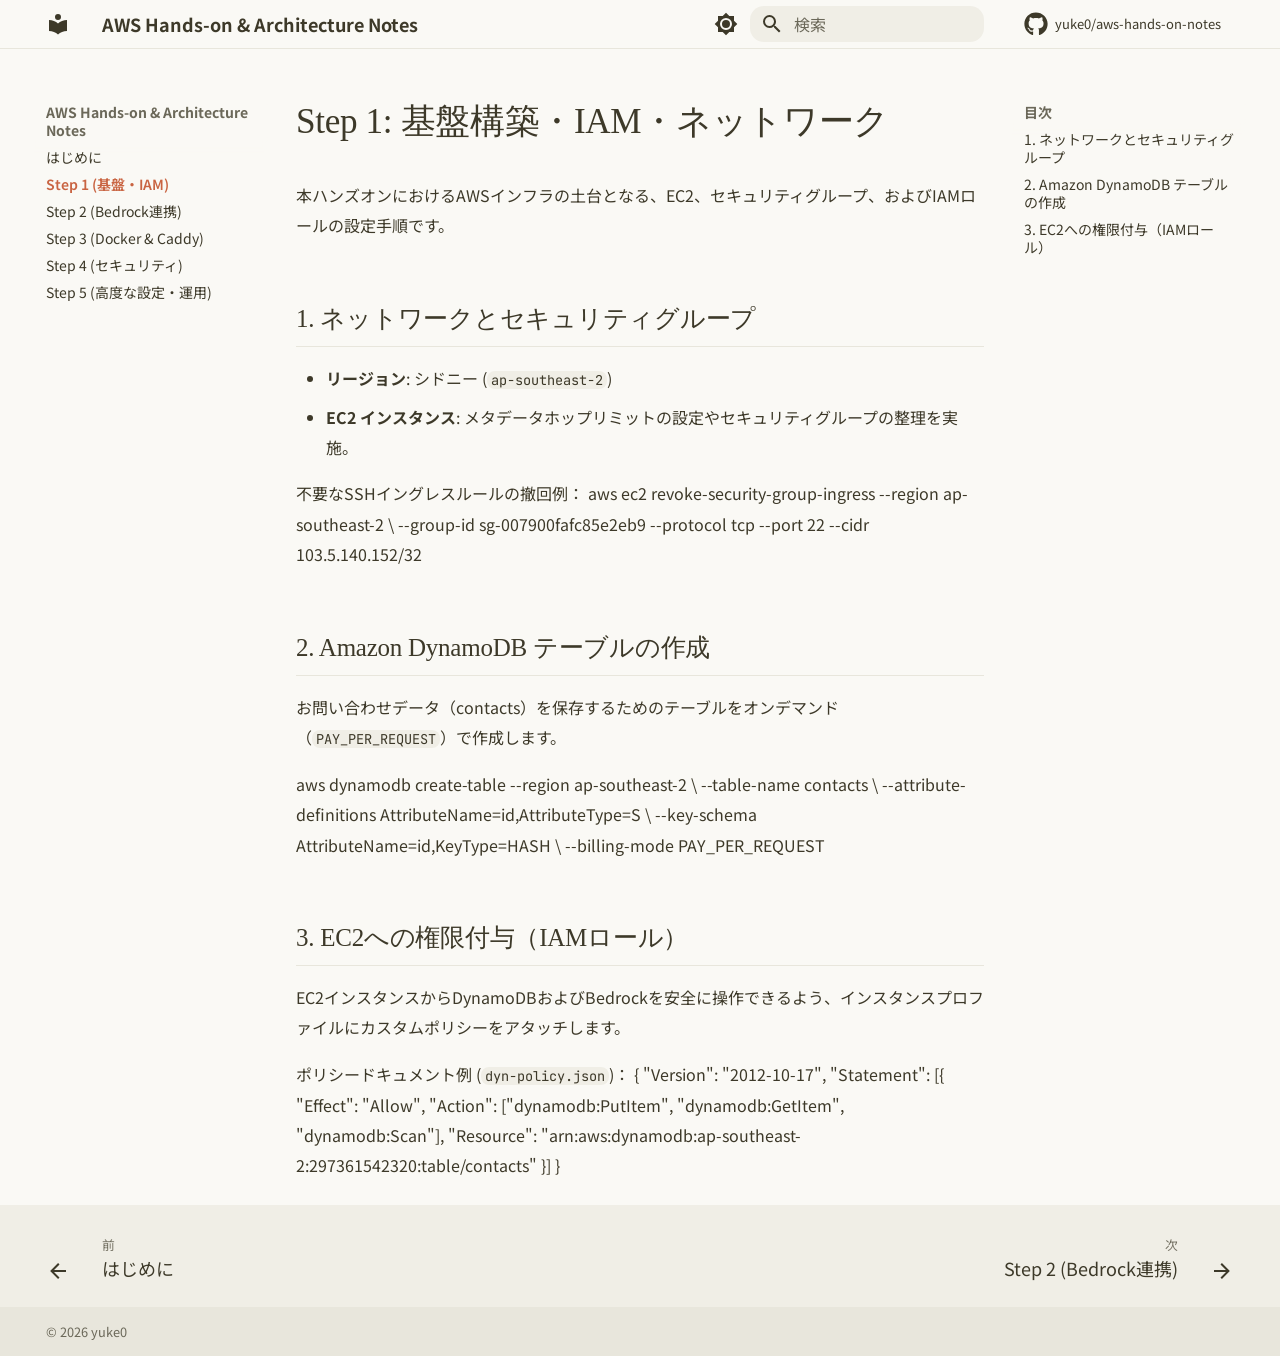
<file: step1-infra/index.html>
<!doctype html>
<html lang="ja" class="no-js">
  <head>
    
      <meta charset="utf-8">
      <meta name="viewport" content="width=device-width,initial-scale=1">
      
        <meta name="description" content="AWS (Sydney) 上の FastAPI + Bedrock + Docker/Caddy + CloudFront ハンズオン手順書">
      
      
      
        <link rel="canonical" href="https://yuke0.github.io/aws-hands-on-notes/step1-infra/">
      
      
        <link rel="prev" href="..">
      
      
        <link rel="next" href="../step2-bedrock/">
      
      
        
      
      
      <link rel="icon" href="../assets/images/favicon.png">
      <meta name="generator" content="mkdocs-1.6.1, mkdocs-material-9.8.0">
    
    
      
        <title>Step 1 (基盤・IAM) - AWS Hands-on & Architecture Notes</title>
      
    
    
      <link rel="stylesheet" href="../assets/stylesheets/main.57a0d79d.min.css">
      
        
        <link rel="stylesheet" href="../assets/stylesheets/palette.fb2fffe2.min.css">
      
      


    
    
      
    
    
      
        
        
        <link rel="preconnect" href="https://fonts.gstatic.com" crossorigin>
        <link rel="stylesheet" href="https://fonts.googleapis.com/css?family=Noto+Sans+JP:300,300i,400,400i,700,700i%7CJetBrains+Mono:400,400i,700,700i&display=fallback">
        <style>:root{--md-text-font:"Noto Sans JP";--md-code-font:"JetBrains Mono"}</style>
      
    
    
      <link rel="stylesheet" href="../stylesheets/extra.css">
    
    <script>__md_scope=new URL("..",location),__md_hash=e=>[...e].reduce(((e,_)=>(e<<5)-e+_.charCodeAt(0)),0),__md_get=(e,_=localStorage,t=__md_scope)=>JSON.parse(_.getItem(t.pathname+"."+e)),__md_set=(e,_,t=localStorage,a=__md_scope)=>{try{t.setItem(a.pathname+"."+e,JSON.stringify(_))}catch(e){}}</script>
    
      

    
    
  </head>
  
  
    
    
      
    
    
    
    
    <body dir="ltr" data-md-color-scheme="default" data-md-color-primary="custom" data-md-color-accent="custom">
  
    
    <input class="md-toggle" data-md-toggle="drawer" type="checkbox" id="__drawer" autocomplete="off">
    <input class="md-toggle" data-md-toggle="search" type="checkbox" id="__search" autocomplete="off">
    <label class="md-overlay" for="__drawer"></label>
    <div data-md-component="skip">
      
        
        <a href="#step-1-基盤構築iamネットワーク" class="md-skip">
          コンテンツにスキップ
        </a>
      
    </div>
    <div data-md-component="announce">
      
    </div>
    
    
      

  

<header class="md-header md-header--shadow" data-md-component="header">
  <nav class="md-header__inner md-grid" aria-label="ヘッダー">
    <a href=".." title="AWS Hands-on &amp; Architecture Notes" class="md-header__button md-logo" aria-label="AWS Hands-on & Architecture Notes" data-md-component="logo">
      
  
  <svg xmlns="http://www.w3.org/2000/svg" viewBox="0 0 24 24"><path d="M12 8a3 3 0 0 0 3-3 3 3 0 0 0-3-3 3 3 0 0 0-3 3 3 3 0 0 0 3 3m0 3.54C9.64 9.35 6.5 8 3 8v11c3.5 0 6.64 1.35 9 3.54 2.36-2.19 5.5-3.54 9-3.54V8c-3.5 0-6.64 1.35-9 3.54"/></svg>

    </a>
    <label class="md-header__button md-icon" for="__drawer">
      
      <svg xmlns="http://www.w3.org/2000/svg" viewBox="0 0 24 24"><path d="M3 6h18v2H3zm0 5h18v2H3zm0 5h18v2H3z"/></svg>
    </label>
    <div class="md-header__title" data-md-component="header-title">
      <div class="md-header__ellipsis">
        <div class="md-header__topic">
          <span class="md-ellipsis">
            AWS Hands-on & Architecture Notes
          </span>
        </div>
        <div class="md-header__topic" data-md-component="header-topic">
          <span class="md-ellipsis">
            
              Step 1 (基盤・IAM)
            
          </span>
        </div>
      </div>
    </div>
    
      
        <form class="md-header__option" data-md-component="palette">
  
    
    
    
    <input class="md-option" data-md-color-media="(prefers-color-scheme: light)" data-md-color-scheme="default" data-md-color-primary="custom" data-md-color-accent="custom"  aria-label="ダークモードに切り替え"  type="radio" name="__palette" id="__palette_0">
    
      <label class="md-header__button md-icon" title="ダークモードに切り替え" for="__palette_1" hidden>
        <svg xmlns="http://www.w3.org/2000/svg" viewBox="0 0 24 24"><path d="M12 8a4 4 0 0 0-4 4 4 4 0 0 0 4 4 4 4 0 0 0 4-4 4 4 0 0 0-4-4m0 10a6 6 0 0 1-6-6 6 6 0 0 1 6-6 6 6 0 0 1 6 6 6 6 0 0 1-6 6m8-9.31V4h-4.69L12 .69 8.69 4H4v4.69L.69 12 4 15.31V20h4.69L12 23.31 15.31 20H20v-4.69L23.31 12z"/></svg>
      </label>
    
  
    
    
    
    <input class="md-option" data-md-color-media="(prefers-color-scheme: dark)" data-md-color-scheme="slate" data-md-color-primary="custom" data-md-color-accent="custom"  aria-label="ライトモードに切り替え"  type="radio" name="__palette" id="__palette_1">
    
      <label class="md-header__button md-icon" title="ライトモードに切り替え" for="__palette_0" hidden>
        <svg xmlns="http://www.w3.org/2000/svg" viewBox="0 0 24 24"><path d="M12 18c-.89 0-1.74-.2-2.5-.55C11.56 16.5 13 14.42 13 12s-1.44-4.5-3.5-5.45C10.26 6.2 11.11 6 12 6a6 6 0 0 1 6 6 6 6 0 0 1-6 6m8-9.31V4h-4.69L12 .69 8.69 4H4v4.69L.69 12 4 15.31V20h4.69L12 23.31 15.31 20H20v-4.69L23.31 12z"/></svg>
      </label>
    
  
</form>
      
    
    
      <script>var palette=__md_get("__palette");if(palette&&palette.color){if("(prefers-color-scheme)"===palette.color.media){var media=matchMedia("(prefers-color-scheme: light)"),input=document.querySelector(media.matches?"[data-md-color-media='(prefers-color-scheme: light)']":"[data-md-color-media='(prefers-color-scheme: dark)']");palette.color.media=input.getAttribute("data-md-color-media"),palette.color.scheme=input.getAttribute("data-md-color-scheme"),palette.color.primary=input.getAttribute("data-md-color-primary"),palette.color.accent=input.getAttribute("data-md-color-accent")}for(var[key,value]of Object.entries(palette.color))document.body.setAttribute("data-md-color-"+key,value)}</script>
    
    
    
      
      
        <label class="md-header__button md-icon" for="__search">
          
          <svg xmlns="http://www.w3.org/2000/svg" viewBox="0 0 24 24"><path d="M9.5 3A6.5 6.5 0 0 1 16 9.5c0 1.61-.59 3.09-1.56 4.23l.27.27h.79l5 5-1.5 1.5-5-5v-.79l-.27-.27A6.52 6.52 0 0 1 9.5 16 6.5 6.5 0 0 1 3 9.5 6.5 6.5 0 0 1 9.5 3m0 2C7 5 5 7 5 9.5S7 14 9.5 14 14 12 14 9.5 12 5 9.5 5"/></svg>
        </label>
        <div class="md-search" data-md-component="search" role="dialog">
  <label class="md-search__overlay" for="__search"></label>
  <div class="md-search__inner" role="search">
    <form class="md-search__form" name="search">
      <input type="text" class="md-search__input" name="query" aria-label="検索" placeholder="検索" autocapitalize="off" autocorrect="off" autocomplete="off" spellcheck="false" data-md-component="search-query" required>
      <label class="md-search__icon md-icon" for="__search">
        
        <svg xmlns="http://www.w3.org/2000/svg" viewBox="0 0 24 24"><path d="M9.5 3A6.5 6.5 0 0 1 16 9.5c0 1.61-.59 3.09-1.56 4.23l.27.27h.79l5 5-1.5 1.5-5-5v-.79l-.27-.27A6.52 6.52 0 0 1 9.5 16 6.5 6.5 0 0 1 3 9.5 6.5 6.5 0 0 1 9.5 3m0 2C7 5 5 7 5 9.5S7 14 9.5 14 14 12 14 9.5 12 5 9.5 5"/></svg>
        
        <svg xmlns="http://www.w3.org/2000/svg" viewBox="0 0 24 24"><path d="M20 11v2H8l5.5 5.5-1.42 1.42L4.16 12l7.92-7.92L13.5 5.5 8 11z"/></svg>
      </label>
      <nav class="md-search__options" aria-label="検索">
        
        <button type="reset" class="md-search__icon md-icon" title="クリア" aria-label="クリア" tabindex="-1">
          
          <svg xmlns="http://www.w3.org/2000/svg" viewBox="0 0 24 24"><path d="M19 6.41 17.59 5 12 10.59 6.41 5 5 6.41 10.59 12 5 17.59 6.41 19 12 13.41 17.59 19 19 17.59 13.41 12z"/></svg>
        </button>
      </nav>
      
        <div class="md-search__suggest" data-md-component="search-suggest"></div>
      
    </form>
    <div class="md-search__output">
      <div class="md-search__scrollwrap" tabindex="0" data-md-scrollfix>
        <div class="md-search-result" data-md-component="search-result">
          <div class="md-search-result__meta">
            検索を初期化
          </div>
          <ol class="md-search-result__list" role="presentation"></ol>
        </div>
      </div>
    </div>
  </div>
</div>
      
    
    
      <div class="md-header__source">
        <a href="https://github.com/yuke0/aws-hands-on-notes" title="リポジトリへ" class="md-source" data-md-component="source">
  <div class="md-source__icon md-icon">
    
    <svg xmlns="http://www.w3.org/2000/svg" viewBox="0 0 512 512"><!--! Font Awesome Free 7.1.0 by @fontawesome - https://fontawesome.com License - https://fontawesome.com/license/free (Icons: CC BY 4.0, Fonts: SIL OFL 1.1, Code: MIT License) Copyright 2025 Fonticons, Inc.--><path d="M173.9 397.4c0 2-2.3 3.6-5.2 3.6-3.3.3-5.6-1.3-5.6-3.6 0-2 2.3-3.6 5.2-3.6 3-.3 5.6 1.3 5.6 3.6m-31.1-4.5c-.7 2 1.3 4.3 4.3 4.9 2.6 1 5.6 0 6.2-2s-1.3-4.3-4.3-5.2c-2.6-.7-5.5.3-6.2 2.3m44.2-1.7c-2.9.7-4.9 2.6-4.6 4.9.3 2 2.9 3.3 5.9 2.6 2.9-.7 4.9-2.6 4.6-4.6-.3-1.9-3-3.2-5.9-2.9M252.8 8C114.1 8 8 113.3 8 252c0 110.9 69.8 205.8 169.5 239.2 12.8 2.3 17.3-5.6 17.3-12.1 0-6.2-.3-40.4-.3-61.4 0 0-70 15-84.7-29.8 0 0-11.4-29.1-27.8-36.6 0 0-22.9-15.7 1.6-15.4 0 0 24.9 2 38.6 25.8 21.9 38.6 58.6 27.5 72.9 20.9 2.3-16 8.8-27.1 16-33.7-55.9-6.2-112.3-14.3-112.3-110.5 0-27.5 7.6-41.3 23.6-58.9-2.6-6.5-11.1-33.3 2.6-67.9 20.9-6.5 69 27 69 27 20-5.6 41.5-8.5 62.8-8.5s42.8 2.9 62.8 8.5c0 0 48.1-33.6 69-27 13.7 34.7 5.2 61.4 2.6 67.9 16 17.7 25.8 31.5 25.8 58.9 0 96.5-58.9 104.2-114.8 110.5 9.2 7.9 17 22.9 17 46.4 0 33.7-.3 75.4-.3 83.6 0 6.5 4.6 14.4 17.3 12.1C436.2 457.8 504 362.9 504 252 504 113.3 391.5 8 252.8 8M105.2 352.9c-1.3 1-1 3.3.7 5.2 1.6 1.6 3.9 2.3 5.2 1 1.3-1 1-3.3-.7-5.2-1.6-1.6-3.9-2.3-5.2-1m-10.8-8.1c-.7 1.3.3 2.9 2.3 3.9 1.6 1 3.6.7 4.3-.7.7-1.3-.3-2.9-2.3-3.9-2-.6-3.6-.3-4.3.7m32.4 35.6c-1.6 1.3-1 4.3 1.3 6.2 2.3 2.3 5.2 2.6 6.5 1 1.3-1.3.7-4.3-1.3-6.2-2.2-2.3-5.2-2.6-6.5-1m-11.4-14.7c-1.6 1-1.6 3.6 0 5.9s4.3 3.3 5.6 2.3c1.6-1.3 1.6-3.9 0-6.2-1.4-2.3-4-3.3-5.6-2"/></svg>
  </div>
  <div class="md-source__repository">
    yuke0/aws-hands-on-notes
  </div>
</a>
      </div>
    
  </nav>
  
</header>
    
    <div class="md-container" data-md-component="container">
      
      
        
          
        
      
      <main class="md-main" data-md-component="main">
        <div class="md-main__inner md-grid">
          
            
              
              <div class="md-sidebar md-sidebar--primary" data-md-component="sidebar" data-md-type="navigation" >
                <div class="md-sidebar__scrollwrap">
                  <div class="md-sidebar__inner">
                    



<nav class="md-nav md-nav--primary" aria-label="ナビゲーション" data-md-level="0">
  <label class="md-nav__title" for="__drawer">
    <a href=".." title="AWS Hands-on &amp; Architecture Notes" class="md-nav__button md-logo" aria-label="AWS Hands-on & Architecture Notes" data-md-component="logo">
      
  
  <svg xmlns="http://www.w3.org/2000/svg" viewBox="0 0 24 24"><path d="M12 8a3 3 0 0 0 3-3 3 3 0 0 0-3-3 3 3 0 0 0-3 3 3 3 0 0 0 3 3m0 3.54C9.64 9.35 6.5 8 3 8v11c3.5 0 6.64 1.35 9 3.54 2.36-2.19 5.5-3.54 9-3.54V8c-3.5 0-6.64 1.35-9 3.54"/></svg>

    </a>
    AWS Hands-on & Architecture Notes
  </label>
  
    <div class="md-nav__source">
      <a href="https://github.com/yuke0/aws-hands-on-notes" title="リポジトリへ" class="md-source" data-md-component="source">
  <div class="md-source__icon md-icon">
    
    <svg xmlns="http://www.w3.org/2000/svg" viewBox="0 0 512 512"><!--! Font Awesome Free 7.1.0 by @fontawesome - https://fontawesome.com License - https://fontawesome.com/license/free (Icons: CC BY 4.0, Fonts: SIL OFL 1.1, Code: MIT License) Copyright 2025 Fonticons, Inc.--><path d="M173.9 397.4c0 2-2.3 3.6-5.2 3.6-3.3.3-5.6-1.3-5.6-3.6 0-2 2.3-3.6 5.2-3.6 3-.3 5.6 1.3 5.6 3.6m-31.1-4.5c-.7 2 1.3 4.3 4.3 4.9 2.6 1 5.6 0 6.2-2s-1.3-4.3-4.3-5.2c-2.6-.7-5.5.3-6.2 2.3m44.2-1.7c-2.9.7-4.9 2.6-4.6 4.9.3 2 2.9 3.3 5.9 2.6 2.9-.7 4.9-2.6 4.6-4.6-.3-1.9-3-3.2-5.9-2.9M252.8 8C114.1 8 8 113.3 8 252c0 110.9 69.8 205.8 169.5 239.2 12.8 2.3 17.3-5.6 17.3-12.1 0-6.2-.3-40.4-.3-61.4 0 0-70 15-84.7-29.8 0 0-11.4-29.1-27.8-36.6 0 0-22.9-15.7 1.6-15.4 0 0 24.9 2 38.6 25.8 21.9 38.6 58.6 27.5 72.9 20.9 2.3-16 8.8-27.1 16-33.7-55.9-6.2-112.3-14.3-112.3-110.5 0-27.5 7.6-41.3 23.6-58.9-2.6-6.5-11.1-33.3 2.6-67.9 20.9-6.5 69 27 69 27 20-5.6 41.5-8.5 62.8-8.5s42.8 2.9 62.8 8.5c0 0 48.1-33.6 69-27 13.7 34.7 5.2 61.4 2.6 67.9 16 17.7 25.8 31.5 25.8 58.9 0 96.5-58.9 104.2-114.8 110.5 9.2 7.9 17 22.9 17 46.4 0 33.7-.3 75.4-.3 83.6 0 6.5 4.6 14.4 17.3 12.1C436.2 457.8 504 362.9 504 252 504 113.3 391.5 8 252.8 8M105.2 352.9c-1.3 1-1 3.3.7 5.2 1.6 1.6 3.9 2.3 5.2 1 1.3-1 1-3.3-.7-5.2-1.6-1.6-3.9-2.3-5.2-1m-10.8-8.1c-.7 1.3.3 2.9 2.3 3.9 1.6 1 3.6.7 4.3-.7.7-1.3-.3-2.9-2.3-3.9-2-.6-3.6-.3-4.3.7m32.4 35.6c-1.6 1.3-1 4.3 1.3 6.2 2.3 2.3 5.2 2.6 6.5 1 1.3-1.3.7-4.3-1.3-6.2-2.2-2.3-5.2-2.6-6.5-1m-11.4-14.7c-1.6 1-1.6 3.6 0 5.9s4.3 3.3 5.6 2.3c1.6-1.3 1.6-3.9 0-6.2-1.4-2.3-4-3.3-5.6-2"/></svg>
  </div>
  <div class="md-source__repository">
    yuke0/aws-hands-on-notes
  </div>
</a>
    </div>
  
  <ul class="md-nav__list" data-md-scrollfix>
    
      
      
  
  
  
  
    <li class="md-nav__item">
      <a href=".." class="md-nav__link">
        
  
  
  <span class="md-ellipsis">
    
  
    はじめに
  

    
  </span>
  
  

      </a>
    </li>
  

    
      
      
  
  
    
  
  
  
    <li class="md-nav__item md-nav__item--active">
      
      <input class="md-nav__toggle md-toggle" type="checkbox" id="__toc">
      
      
        
      
      
        <label class="md-nav__link md-nav__link--active" for="__toc">
          
  
  
  <span class="md-ellipsis">
    
  
    Step 1 (基盤・IAM)
  

    
  </span>
  
  

          <span class="md-nav__icon md-icon"></span>
        </label>
      
      <a href="./" class="md-nav__link md-nav__link--active">
        
  
  
  <span class="md-ellipsis">
    
  
    Step 1 (基盤・IAM)
  

    
  </span>
  
  

      </a>
      
        

<nav class="md-nav md-nav--secondary" aria-label="目次">
  
  
  
    
  
  
    <label class="md-nav__title" for="__toc">
      <span class="md-nav__icon md-icon"></span>
      目次
    </label>
    <ul class="md-nav__list" data-md-component="toc" data-md-scrollfix>
      
        <li class="md-nav__item">
  <a href="#1-ネットワークとセキュリティグループ" class="md-nav__link">
    <span class="md-ellipsis">
      
        1. ネットワークとセキュリティグループ
      
    </span>
  </a>
  
</li>
      
        <li class="md-nav__item">
  <a href="#2-amazon-dynamodb-テーブルの作成" class="md-nav__link">
    <span class="md-ellipsis">
      
        2. Amazon DynamoDB テーブルの作成
      
    </span>
  </a>
  
</li>
      
        <li class="md-nav__item">
  <a href="#3-ec2への権限付与iamロール" class="md-nav__link">
    <span class="md-ellipsis">
      
        3. EC2への権限付与（IAMロール）
      
    </span>
  </a>
  
</li>
      
    </ul>
  
</nav>
      
    </li>
  

    
      
      
  
  
  
  
    <li class="md-nav__item">
      <a href="../step2-bedrock/" class="md-nav__link">
        
  
  
  <span class="md-ellipsis">
    
  
    Step 2 (Bedrock連携)
  

    
  </span>
  
  

      </a>
    </li>
  

    
      
      
  
  
  
  
    <li class="md-nav__item">
      <a href="../step3-docker-caddy/" class="md-nav__link">
        
  
  
  <span class="md-ellipsis">
    
  
    Step 3 (Docker & Caddy)
  

    
  </span>
  
  

      </a>
    </li>
  

    
      
      
  
  
  
  
    <li class="md-nav__item">
      <a href="../step4-security/" class="md-nav__link">
        
  
  
  <span class="md-ellipsis">
    
  
    Step 4 (セキュリティ)
  

    
  </span>
  
  

      </a>
    </li>
  

    
      
      
  
  
  
  
    <li class="md-nav__item">
      <a href="../step5-advanced/" class="md-nav__link">
        
  
  
  <span class="md-ellipsis">
    
  
    Step 5 (高度な設定・運用)
  

    
  </span>
  
  

      </a>
    </li>
  

    
  </ul>
</nav>
                  </div>
                </div>
              </div>
            
            
              
              <div class="md-sidebar md-sidebar--secondary" data-md-component="sidebar" data-md-type="toc" >
                <div class="md-sidebar__scrollwrap">
                  <div class="md-sidebar__inner">
                    

<nav class="md-nav md-nav--secondary" aria-label="目次">
  
  
  
    
  
  
    <label class="md-nav__title" for="__toc">
      <span class="md-nav__icon md-icon"></span>
      目次
    </label>
    <ul class="md-nav__list" data-md-component="toc" data-md-scrollfix>
      
        <li class="md-nav__item">
  <a href="#1-ネットワークとセキュリティグループ" class="md-nav__link">
    <span class="md-ellipsis">
      
        1. ネットワークとセキュリティグループ
      
    </span>
  </a>
  
</li>
      
        <li class="md-nav__item">
  <a href="#2-amazon-dynamodb-テーブルの作成" class="md-nav__link">
    <span class="md-ellipsis">
      
        2. Amazon DynamoDB テーブルの作成
      
    </span>
  </a>
  
</li>
      
        <li class="md-nav__item">
  <a href="#3-ec2への権限付与iamロール" class="md-nav__link">
    <span class="md-ellipsis">
      
        3. EC2への権限付与（IAMロール）
      
    </span>
  </a>
  
</li>
      
    </ul>
  
</nav>
                  </div>
                </div>
              </div>
            
          
          
            <div class="md-content" data-md-component="content">
              
              <article class="md-content__inner md-typeset">
                
                  


  
  


<h1 id="step-1-基盤構築iamネットワーク">Step 1: 基盤構築・IAM・ネットワーク<a class="headerlink" href="#step-1-基盤構築iamネットワーク" title="Permanent link">&para;</a></h1>
<p>本ハンズオンにおけるAWSインフラの土台となる、EC2、セキュリティグループ、およびIAMロールの設定手順です。</p>
<h2 id="1-ネットワークとセキュリティグループ">1. ネットワークとセキュリティグループ<a class="headerlink" href="#1-ネットワークとセキュリティグループ" title="Permanent link">&para;</a></h2>
<ul>
<li><strong>リージョン</strong>: シドニー (<code>ap-southeast-2</code>)</li>
<li><strong>EC2 インスタンス</strong>: メタデータホップリミットの設定やセキュリティグループの整理を実施。</li>
</ul>
<p>不要なSSHイングレスルールの撤回例：
aws ec2 revoke-security-group-ingress --region ap-southeast-2 \
  --group-id sg-007900fafc85e2eb9 --protocol tcp --port 22 --cidr 103.5.140.152/32</p>
<h2 id="2-amazon-dynamodb-テーブルの作成">2. Amazon DynamoDB テーブルの作成<a class="headerlink" href="#2-amazon-dynamodb-テーブルの作成" title="Permanent link">&para;</a></h2>
<p>お問い合わせデータ（contacts）を保存するためのテーブルをオンデマンド（<code>PAY_PER_REQUEST</code>）で作成します。</p>
<p>aws dynamodb create-table --region ap-southeast-2 \
  --table-name contacts \
  --attribute-definitions AttributeName=id,AttributeType=S \
  --key-schema AttributeName=id,KeyType=HASH \
  --billing-mode PAY_PER_REQUEST</p>
<h2 id="3-ec2への権限付与iamロール">3. EC2への権限付与（IAMロール）<a class="headerlink" href="#3-ec2への権限付与iamロール" title="Permanent link">&para;</a></h2>
<p>EC2インスタンスからDynamoDBおよびBedrockを安全に操作できるよう、インスタンスプロファイルにカスタムポリシーをアタッチします。</p>
<p>ポリシードキュメント例 (<code>dyn-policy.json</code>)：
{
  "Version": "2012-10-17",
  "Statement": [{
    "Effect": "Allow",
    "Action": ["dynamodb:PutItem", "dynamodb:GetItem", "dynamodb:Scan"],
    "Resource": "arn:aws:dynamodb:ap-southeast-2:297361542320:table/contacts"
  }]
}</p>












                
              </article>
            </div>
          
          
  <script>var tabs=__md_get("__tabs");if(Array.isArray(tabs))e:for(var set of document.querySelectorAll(".tabbed-set")){var labels=set.querySelector(".tabbed-labels");for(var tab of tabs)for(var label of labels.getElementsByTagName("label"))if(label.innerText.trim()===tab){var input=document.getElementById(label.htmlFor);input.checked=!0;continue e}}</script>

<script>var target=document.getElementById(location.hash.slice(1));target&&target.name&&(target.checked=target.name.startsWith("__tabbed_"))</script>
        </div>
        
          <button type="button" class="md-top md-icon" data-md-component="top" hidden>
  
  <svg xmlns="http://www.w3.org/2000/svg" viewBox="0 0 24 24"><path d="M13 20h-2V8l-5.5 5.5-1.42-1.42L12 4.16l7.92 7.92-1.42 1.42L13 8z"/></svg>
  ページトップへ戻る
</button>
        
      </main>
      
        <footer class="md-footer">
  
    
      
      <nav class="md-footer__inner md-grid" aria-label="フッター" >
        
          
          <a href=".." class="md-footer__link md-footer__link--prev" aria-label="前: はじめに">
            <div class="md-footer__button md-icon">
              
              <svg xmlns="http://www.w3.org/2000/svg" viewBox="0 0 24 24"><path d="M20 11v2H8l5.5 5.5-1.42 1.42L4.16 12l7.92-7.92L13.5 5.5 8 11z"/></svg>
            </div>
            <div class="md-footer__title">
              <span class="md-footer__direction">
                前
              </span>
              <div class="md-ellipsis">
                はじめに
              </div>
            </div>
          </a>
        
        
          
          <a href="../step2-bedrock/" class="md-footer__link md-footer__link--next" aria-label="次: Step 2 (Bedrock連携)">
            <div class="md-footer__title">
              <span class="md-footer__direction">
                次
              </span>
              <div class="md-ellipsis">
                Step 2 (Bedrock連携)
              </div>
            </div>
            <div class="md-footer__button md-icon">
              
              <svg xmlns="http://www.w3.org/2000/svg" viewBox="0 0 24 24"><path d="M4 11v2h12l-5.5 5.5 1.42 1.42L19.84 12l-7.92-7.92L10.5 5.5 16 11z"/></svg>
            </div>
          </a>
        
      </nav>
    
  
  <div class="md-footer-meta md-typeset">
    <div class="md-footer-meta__inner md-grid">
      <div class="md-copyright">
  
    <div class="md-copyright__highlight">
      © 2026 yuke0
    </div>
  
  
</div>
      
    </div>
  </div>
</footer>
      
    </div>
    <div class="md-dialog" data-md-component="dialog">
      <div class="md-dialog__inner md-typeset"></div>
    </div>
    
      <div class="md-progress" data-md-component="progress" role="progressbar"></div>
    
    
    
      
      
      <script id="__config" type="application/json">{"annotate": null, "base": "..", "features": ["navigation.instant", "navigation.instant.progress", "navigation.tracking", "navigation.top", "navigation.footer", "toc.follow", "search.highlight", "search.suggest", "content.code.copy", "content.tabs.link"], "search": "../assets/javascripts/workers/search.a7633da7.min.js", "tags": null, "translations": {"clipboard.copied": "\u30b3\u30d4\u30fc\u3057\u307e\u3057\u305f", "clipboard.copy": "\u30af\u30ea\u30c3\u30d7\u30dc\u30fc\u30c9\u3078\u30b3\u30d4\u30fc", "search.result.more.one": "\u3053\u306e\u30da\u30fc\u30b8\u5185\u306b\u3082\u30461\u4ef6\u898b\u3064\u304b\u308a\u307e\u3057\u305f", "search.result.more.other": "\u3053\u306e\u30da\u30fc\u30b8\u5185\u306b\u3042\u3068#\u4ef6\u898b\u3064\u304b\u308a\u307e\u3057\u305f", "search.result.none": "\u4f55\u3082\u898b\u3064\u304b\u308a\u307e\u305b\u3093\u3067\u3057\u305f", "search.result.one": "1\u4ef6\u898b\u3064\u304b\u308a\u307e\u3057\u305f", "search.result.other": "#\u4ef6\u898b\u3064\u304b\u308a\u307e\u3057\u305f", "search.result.placeholder": "\u691c\u7d22\u30ad\u30fc\u30ef\u30fc\u30c9\u3092\u5165\u529b\u3057\u3066\u304f\u3060\u3055\u3044", "search.result.term.missing": "\u691c\u7d22\u306b\u542b\u307e\u308c\u306a\u3044", "select.version": "\u30d0\u30fc\u30b8\u30e7\u30f3\u5207\u308a\u66ff\u3048"}, "version": null}</script>
    
    
      <script src="../assets/javascripts/bundle.c21346df.min.js"></script>
      
    
  </body>
</html>
</file>
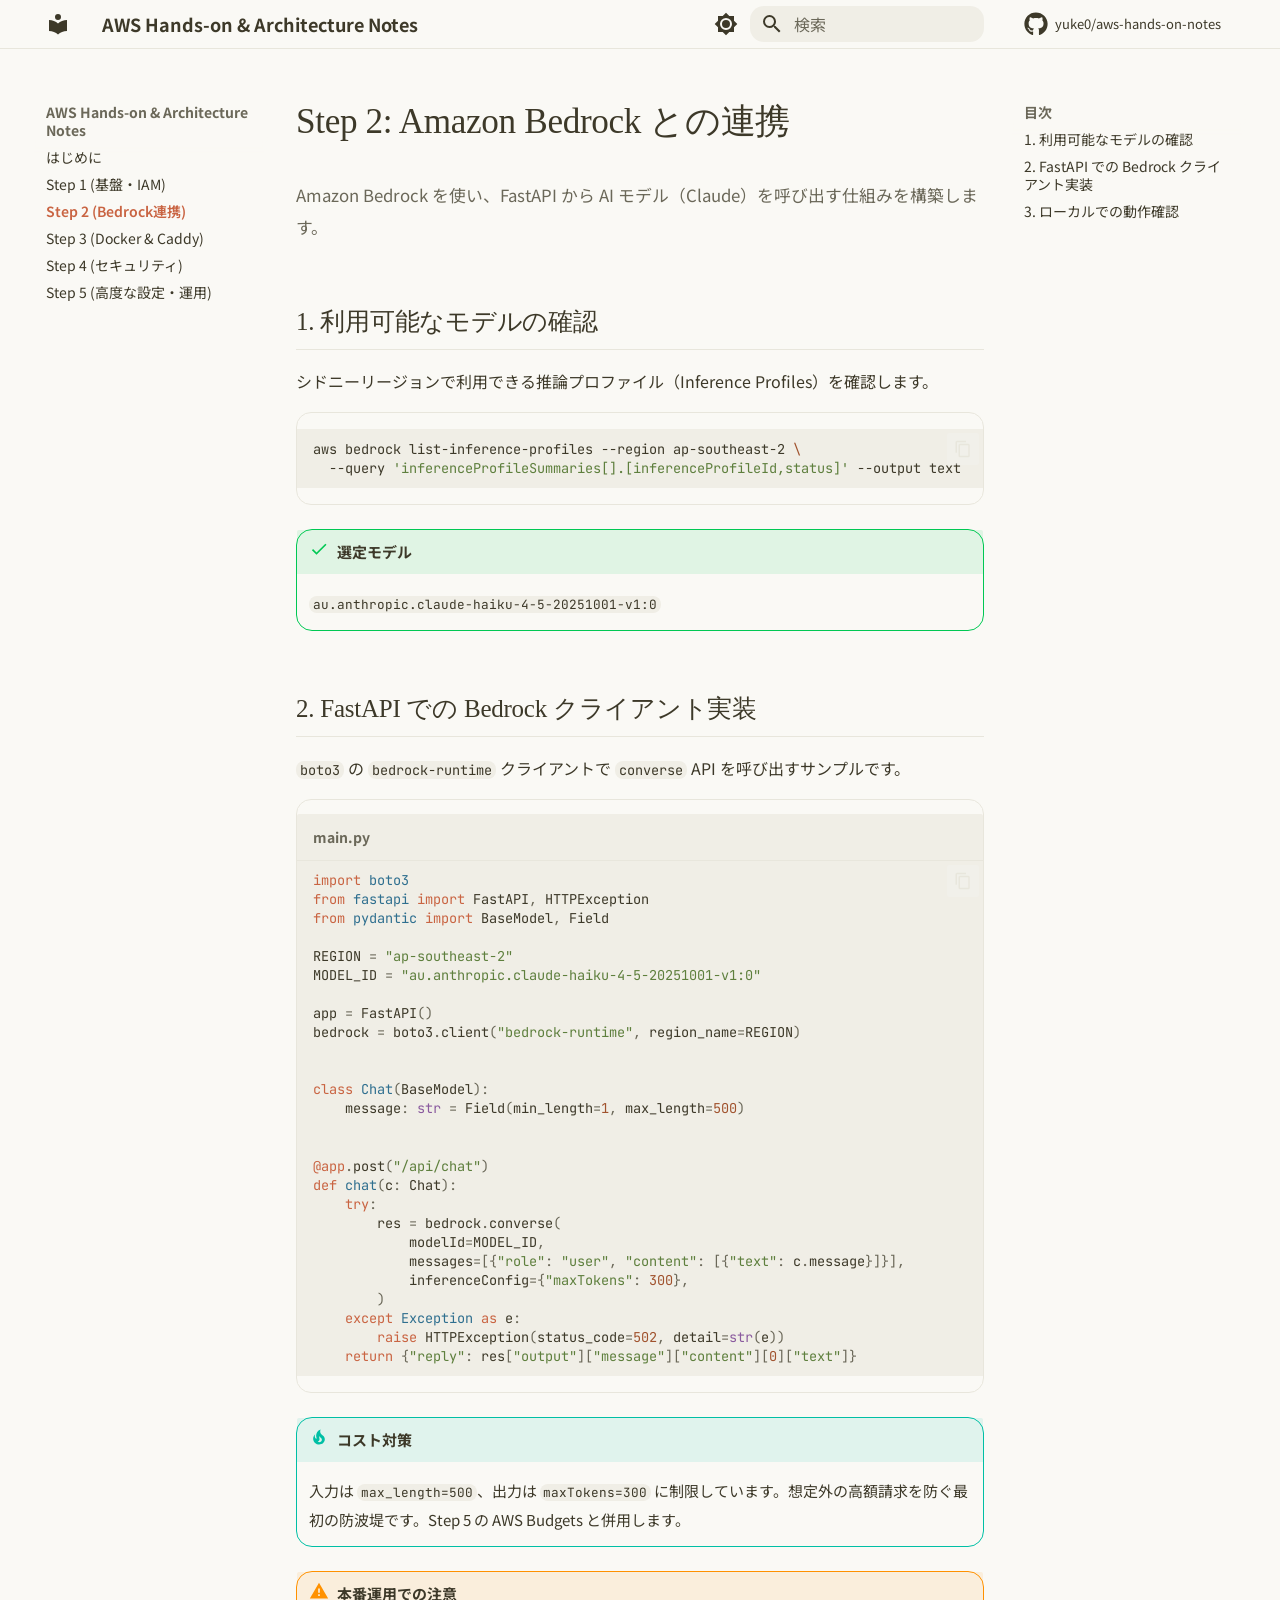
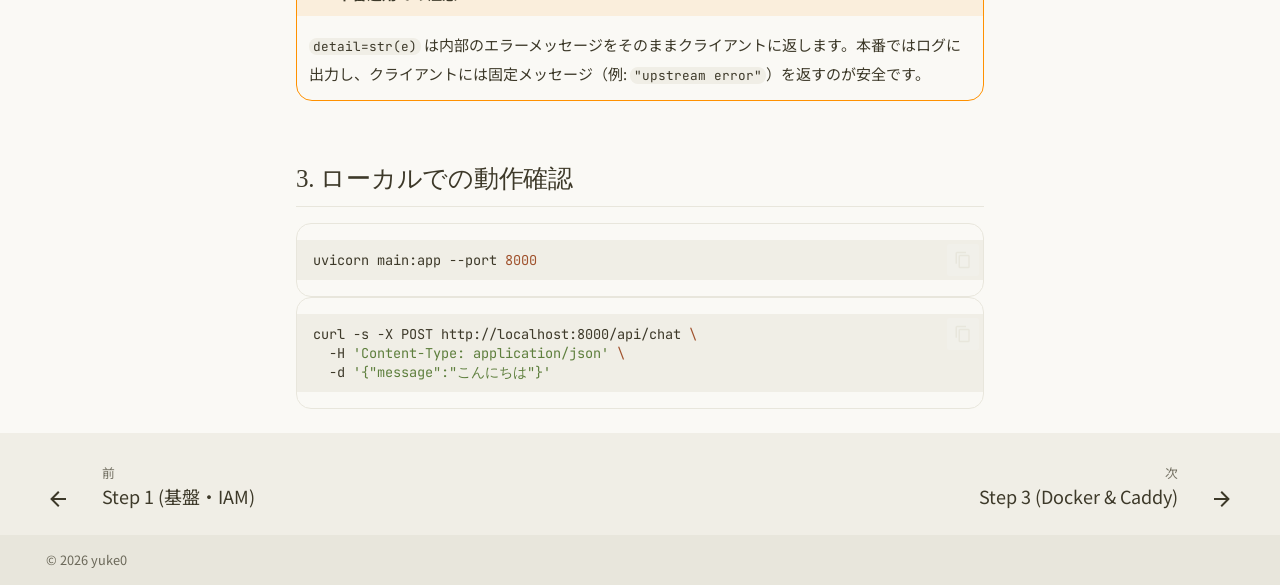
<file: step2-bedrock/index.html>
<!doctype html>
<html lang="ja" class="no-js">
  <head>
    
      <meta charset="utf-8">
      <meta name="viewport" content="width=device-width,initial-scale=1">
      
        <meta name="description" content="AWS (Sydney) 上の FastAPI + Bedrock + Docker/Caddy + CloudFront ハンズオン手順書">
      
      
      
        <link rel="canonical" href="https://yuke0.github.io/aws-hands-on-notes/step2-bedrock/">
      
      
        <link rel="prev" href="../step1-infra/">
      
      
        <link rel="next" href="../step3-docker-caddy/">
      
      
        
      
      
      <link rel="icon" href="../assets/images/favicon.png">
      <meta name="generator" content="mkdocs-1.6.1, mkdocs-material-9.8.0">
    
    
      
        <title>Step 2 (Bedrock連携) - AWS Hands-on & Architecture Notes</title>
      
    
    
      <link rel="stylesheet" href="../assets/stylesheets/main.57a0d79d.min.css">
      
        
        <link rel="stylesheet" href="../assets/stylesheets/palette.fb2fffe2.min.css">
      
      


    
    
      
    
    
      
        
        
        <link rel="preconnect" href="https://fonts.gstatic.com" crossorigin>
        <link rel="stylesheet" href="https://fonts.googleapis.com/css?family=Noto+Sans+JP:300,300i,400,400i,700,700i%7CJetBrains+Mono:400,400i,700,700i&display=fallback">
        <style>:root{--md-text-font:"Noto Sans JP";--md-code-font:"JetBrains Mono"}</style>
      
    
    
      <link rel="stylesheet" href="../stylesheets/extra.css">
    
    <script>__md_scope=new URL("..",location),__md_hash=e=>[...e].reduce(((e,_)=>(e<<5)-e+_.charCodeAt(0)),0),__md_get=(e,_=localStorage,t=__md_scope)=>JSON.parse(_.getItem(t.pathname+"."+e)),__md_set=(e,_,t=localStorage,a=__md_scope)=>{try{t.setItem(a.pathname+"."+e,JSON.stringify(_))}catch(e){}}</script>
    
      

    
    
  </head>
  
  
    
    
      
    
    
    
    
    <body dir="ltr" data-md-color-scheme="default" data-md-color-primary="custom" data-md-color-accent="custom">
  
    
    <input class="md-toggle" data-md-toggle="drawer" type="checkbox" id="__drawer" autocomplete="off">
    <input class="md-toggle" data-md-toggle="search" type="checkbox" id="__search" autocomplete="off">
    <label class="md-overlay" for="__drawer"></label>
    <div data-md-component="skip">
      
        
        <a href="#step-2-amazon-bedrock-との連携" class="md-skip">
          コンテンツにスキップ
        </a>
      
    </div>
    <div data-md-component="announce">
      
    </div>
    
    
      

  

<header class="md-header md-header--shadow" data-md-component="header">
  <nav class="md-header__inner md-grid" aria-label="ヘッダー">
    <a href=".." title="AWS Hands-on &amp; Architecture Notes" class="md-header__button md-logo" aria-label="AWS Hands-on & Architecture Notes" data-md-component="logo">
      
  
  <svg xmlns="http://www.w3.org/2000/svg" viewBox="0 0 24 24"><path d="M12 8a3 3 0 0 0 3-3 3 3 0 0 0-3-3 3 3 0 0 0-3 3 3 3 0 0 0 3 3m0 3.54C9.64 9.35 6.5 8 3 8v11c3.5 0 6.64 1.35 9 3.54 2.36-2.19 5.5-3.54 9-3.54V8c-3.5 0-6.64 1.35-9 3.54"/></svg>

    </a>
    <label class="md-header__button md-icon" for="__drawer">
      
      <svg xmlns="http://www.w3.org/2000/svg" viewBox="0 0 24 24"><path d="M3 6h18v2H3zm0 5h18v2H3zm0 5h18v2H3z"/></svg>
    </label>
    <div class="md-header__title" data-md-component="header-title">
      <div class="md-header__ellipsis">
        <div class="md-header__topic">
          <span class="md-ellipsis">
            AWS Hands-on & Architecture Notes
          </span>
        </div>
        <div class="md-header__topic" data-md-component="header-topic">
          <span class="md-ellipsis">
            
              Step 2 (Bedrock連携)
            
          </span>
        </div>
      </div>
    </div>
    
      
        <form class="md-header__option" data-md-component="palette">
  
    
    
    
    <input class="md-option" data-md-color-media="(prefers-color-scheme: light)" data-md-color-scheme="default" data-md-color-primary="custom" data-md-color-accent="custom"  aria-label="ダークモードに切り替え"  type="radio" name="__palette" id="__palette_0">
    
      <label class="md-header__button md-icon" title="ダークモードに切り替え" for="__palette_1" hidden>
        <svg xmlns="http://www.w3.org/2000/svg" viewBox="0 0 24 24"><path d="M12 8a4 4 0 0 0-4 4 4 4 0 0 0 4 4 4 4 0 0 0 4-4 4 4 0 0 0-4-4m0 10a6 6 0 0 1-6-6 6 6 0 0 1 6-6 6 6 0 0 1 6 6 6 6 0 0 1-6 6m8-9.31V4h-4.69L12 .69 8.69 4H4v4.69L.69 12 4 15.31V20h4.69L12 23.31 15.31 20H20v-4.69L23.31 12z"/></svg>
      </label>
    
  
    
    
    
    <input class="md-option" data-md-color-media="(prefers-color-scheme: dark)" data-md-color-scheme="slate" data-md-color-primary="custom" data-md-color-accent="custom"  aria-label="ライトモードに切り替え"  type="radio" name="__palette" id="__palette_1">
    
      <label class="md-header__button md-icon" title="ライトモードに切り替え" for="__palette_0" hidden>
        <svg xmlns="http://www.w3.org/2000/svg" viewBox="0 0 24 24"><path d="M12 18c-.89 0-1.74-.2-2.5-.55C11.56 16.5 13 14.42 13 12s-1.44-4.5-3.5-5.45C10.26 6.2 11.11 6 12 6a6 6 0 0 1 6 6 6 6 0 0 1-6 6m8-9.31V4h-4.69L12 .69 8.69 4H4v4.69L.69 12 4 15.31V20h4.69L12 23.31 15.31 20H20v-4.69L23.31 12z"/></svg>
      </label>
    
  
</form>
      
    
    
      <script>var palette=__md_get("__palette");if(palette&&palette.color){if("(prefers-color-scheme)"===palette.color.media){var media=matchMedia("(prefers-color-scheme: light)"),input=document.querySelector(media.matches?"[data-md-color-media='(prefers-color-scheme: light)']":"[data-md-color-media='(prefers-color-scheme: dark)']");palette.color.media=input.getAttribute("data-md-color-media"),palette.color.scheme=input.getAttribute("data-md-color-scheme"),palette.color.primary=input.getAttribute("data-md-color-primary"),palette.color.accent=input.getAttribute("data-md-color-accent")}for(var[key,value]of Object.entries(palette.color))document.body.setAttribute("data-md-color-"+key,value)}</script>
    
    
    
      
      
        <label class="md-header__button md-icon" for="__search">
          
          <svg xmlns="http://www.w3.org/2000/svg" viewBox="0 0 24 24"><path d="M9.5 3A6.5 6.5 0 0 1 16 9.5c0 1.61-.59 3.09-1.56 4.23l.27.27h.79l5 5-1.5 1.5-5-5v-.79l-.27-.27A6.52 6.52 0 0 1 9.5 16 6.5 6.5 0 0 1 3 9.5 6.5 6.5 0 0 1 9.5 3m0 2C7 5 5 7 5 9.5S7 14 9.5 14 14 12 14 9.5 12 5 9.5 5"/></svg>
        </label>
        <div class="md-search" data-md-component="search" role="dialog">
  <label class="md-search__overlay" for="__search"></label>
  <div class="md-search__inner" role="search">
    <form class="md-search__form" name="search">
      <input type="text" class="md-search__input" name="query" aria-label="検索" placeholder="検索" autocapitalize="off" autocorrect="off" autocomplete="off" spellcheck="false" data-md-component="search-query" required>
      <label class="md-search__icon md-icon" for="__search">
        
        <svg xmlns="http://www.w3.org/2000/svg" viewBox="0 0 24 24"><path d="M9.5 3A6.5 6.5 0 0 1 16 9.5c0 1.61-.59 3.09-1.56 4.23l.27.27h.79l5 5-1.5 1.5-5-5v-.79l-.27-.27A6.52 6.52 0 0 1 9.5 16 6.5 6.5 0 0 1 3 9.5 6.5 6.5 0 0 1 9.5 3m0 2C7 5 5 7 5 9.5S7 14 9.5 14 14 12 14 9.5 12 5 9.5 5"/></svg>
        
        <svg xmlns="http://www.w3.org/2000/svg" viewBox="0 0 24 24"><path d="M20 11v2H8l5.5 5.5-1.42 1.42L4.16 12l7.92-7.92L13.5 5.5 8 11z"/></svg>
      </label>
      <nav class="md-search__options" aria-label="検索">
        
        <button type="reset" class="md-search__icon md-icon" title="クリア" aria-label="クリア" tabindex="-1">
          
          <svg xmlns="http://www.w3.org/2000/svg" viewBox="0 0 24 24"><path d="M19 6.41 17.59 5 12 10.59 6.41 5 5 6.41 10.59 12 5 17.59 6.41 19 12 13.41 17.59 19 19 17.59 13.41 12z"/></svg>
        </button>
      </nav>
      
        <div class="md-search__suggest" data-md-component="search-suggest"></div>
      
    </form>
    <div class="md-search__output">
      <div class="md-search__scrollwrap" tabindex="0" data-md-scrollfix>
        <div class="md-search-result" data-md-component="search-result">
          <div class="md-search-result__meta">
            検索を初期化
          </div>
          <ol class="md-search-result__list" role="presentation"></ol>
        </div>
      </div>
    </div>
  </div>
</div>
      
    
    
      <div class="md-header__source">
        <a href="https://github.com/yuke0/aws-hands-on-notes" title="リポジトリへ" class="md-source" data-md-component="source">
  <div class="md-source__icon md-icon">
    
    <svg xmlns="http://www.w3.org/2000/svg" viewBox="0 0 512 512"><!--! Font Awesome Free 7.1.0 by @fontawesome - https://fontawesome.com License - https://fontawesome.com/license/free (Icons: CC BY 4.0, Fonts: SIL OFL 1.1, Code: MIT License) Copyright 2025 Fonticons, Inc.--><path d="M173.9 397.4c0 2-2.3 3.6-5.2 3.6-3.3.3-5.6-1.3-5.6-3.6 0-2 2.3-3.6 5.2-3.6 3-.3 5.6 1.3 5.6 3.6m-31.1-4.5c-.7 2 1.3 4.3 4.3 4.9 2.6 1 5.6 0 6.2-2s-1.3-4.3-4.3-5.2c-2.6-.7-5.5.3-6.2 2.3m44.2-1.7c-2.9.7-4.9 2.6-4.6 4.9.3 2 2.9 3.3 5.9 2.6 2.9-.7 4.9-2.6 4.6-4.6-.3-1.9-3-3.2-5.9-2.9M252.8 8C114.1 8 8 113.3 8 252c0 110.9 69.8 205.8 169.5 239.2 12.8 2.3 17.3-5.6 17.3-12.1 0-6.2-.3-40.4-.3-61.4 0 0-70 15-84.7-29.8 0 0-11.4-29.1-27.8-36.6 0 0-22.9-15.7 1.6-15.4 0 0 24.9 2 38.6 25.8 21.9 38.6 58.6 27.5 72.9 20.9 2.3-16 8.8-27.1 16-33.7-55.9-6.2-112.3-14.3-112.3-110.5 0-27.5 7.6-41.3 23.6-58.9-2.6-6.5-11.1-33.3 2.6-67.9 20.9-6.5 69 27 69 27 20-5.6 41.5-8.5 62.8-8.5s42.8 2.9 62.8 8.5c0 0 48.1-33.6 69-27 13.7 34.7 5.2 61.4 2.6 67.9 16 17.7 25.8 31.5 25.8 58.9 0 96.5-58.9 104.2-114.8 110.5 9.2 7.9 17 22.9 17 46.4 0 33.7-.3 75.4-.3 83.6 0 6.5 4.6 14.4 17.3 12.1C436.2 457.8 504 362.9 504 252 504 113.3 391.5 8 252.8 8M105.2 352.9c-1.3 1-1 3.3.7 5.2 1.6 1.6 3.9 2.3 5.2 1 1.3-1 1-3.3-.7-5.2-1.6-1.6-3.9-2.3-5.2-1m-10.8-8.1c-.7 1.3.3 2.9 2.3 3.9 1.6 1 3.6.7 4.3-.7.7-1.3-.3-2.9-2.3-3.9-2-.6-3.6-.3-4.3.7m32.4 35.6c-1.6 1.3-1 4.3 1.3 6.2 2.3 2.3 5.2 2.6 6.5 1 1.3-1.3.7-4.3-1.3-6.2-2.2-2.3-5.2-2.6-6.5-1m-11.4-14.7c-1.6 1-1.6 3.6 0 5.9s4.3 3.3 5.6 2.3c1.6-1.3 1.6-3.9 0-6.2-1.4-2.3-4-3.3-5.6-2"/></svg>
  </div>
  <div class="md-source__repository">
    yuke0/aws-hands-on-notes
  </div>
</a>
      </div>
    
  </nav>
  
</header>
    
    <div class="md-container" data-md-component="container">
      
      
        
          
        
      
      <main class="md-main" data-md-component="main">
        <div class="md-main__inner md-grid">
          
            
              
              <div class="md-sidebar md-sidebar--primary" data-md-component="sidebar" data-md-type="navigation" >
                <div class="md-sidebar__scrollwrap">
                  <div class="md-sidebar__inner">
                    



<nav class="md-nav md-nav--primary" aria-label="ナビゲーション" data-md-level="0">
  <label class="md-nav__title" for="__drawer">
    <a href=".." title="AWS Hands-on &amp; Architecture Notes" class="md-nav__button md-logo" aria-label="AWS Hands-on & Architecture Notes" data-md-component="logo">
      
  
  <svg xmlns="http://www.w3.org/2000/svg" viewBox="0 0 24 24"><path d="M12 8a3 3 0 0 0 3-3 3 3 0 0 0-3-3 3 3 0 0 0-3 3 3 3 0 0 0 3 3m0 3.54C9.64 9.35 6.5 8 3 8v11c3.5 0 6.64 1.35 9 3.54 2.36-2.19 5.5-3.54 9-3.54V8c-3.5 0-6.64 1.35-9 3.54"/></svg>

    </a>
    AWS Hands-on & Architecture Notes
  </label>
  
    <div class="md-nav__source">
      <a href="https://github.com/yuke0/aws-hands-on-notes" title="リポジトリへ" class="md-source" data-md-component="source">
  <div class="md-source__icon md-icon">
    
    <svg xmlns="http://www.w3.org/2000/svg" viewBox="0 0 512 512"><!--! Font Awesome Free 7.1.0 by @fontawesome - https://fontawesome.com License - https://fontawesome.com/license/free (Icons: CC BY 4.0, Fonts: SIL OFL 1.1, Code: MIT License) Copyright 2025 Fonticons, Inc.--><path d="M173.9 397.4c0 2-2.3 3.6-5.2 3.6-3.3.3-5.6-1.3-5.6-3.6 0-2 2.3-3.6 5.2-3.6 3-.3 5.6 1.3 5.6 3.6m-31.1-4.5c-.7 2 1.3 4.3 4.3 4.9 2.6 1 5.6 0 6.2-2s-1.3-4.3-4.3-5.2c-2.6-.7-5.5.3-6.2 2.3m44.2-1.7c-2.9.7-4.9 2.6-4.6 4.9.3 2 2.9 3.3 5.9 2.6 2.9-.7 4.9-2.6 4.6-4.6-.3-1.9-3-3.2-5.9-2.9M252.8 8C114.1 8 8 113.3 8 252c0 110.9 69.8 205.8 169.5 239.2 12.8 2.3 17.3-5.6 17.3-12.1 0-6.2-.3-40.4-.3-61.4 0 0-70 15-84.7-29.8 0 0-11.4-29.1-27.8-36.6 0 0-22.9-15.7 1.6-15.4 0 0 24.9 2 38.6 25.8 21.9 38.6 58.6 27.5 72.9 20.9 2.3-16 8.8-27.1 16-33.7-55.9-6.2-112.3-14.3-112.3-110.5 0-27.5 7.6-41.3 23.6-58.9-2.6-6.5-11.1-33.3 2.6-67.9 20.9-6.5 69 27 69 27 20-5.6 41.5-8.5 62.8-8.5s42.8 2.9 62.8 8.5c0 0 48.1-33.6 69-27 13.7 34.7 5.2 61.4 2.6 67.9 16 17.7 25.8 31.5 25.8 58.9 0 96.5-58.9 104.2-114.8 110.5 9.2 7.9 17 22.9 17 46.4 0 33.7-.3 75.4-.3 83.6 0 6.5 4.6 14.4 17.3 12.1C436.2 457.8 504 362.9 504 252 504 113.3 391.5 8 252.8 8M105.2 352.9c-1.3 1-1 3.3.7 5.2 1.6 1.6 3.9 2.3 5.2 1 1.3-1 1-3.3-.7-5.2-1.6-1.6-3.9-2.3-5.2-1m-10.8-8.1c-.7 1.3.3 2.9 2.3 3.9 1.6 1 3.6.7 4.3-.7.7-1.3-.3-2.9-2.3-3.9-2-.6-3.6-.3-4.3.7m32.4 35.6c-1.6 1.3-1 4.3 1.3 6.2 2.3 2.3 5.2 2.6 6.5 1 1.3-1.3.7-4.3-1.3-6.2-2.2-2.3-5.2-2.6-6.5-1m-11.4-14.7c-1.6 1-1.6 3.6 0 5.9s4.3 3.3 5.6 2.3c1.6-1.3 1.6-3.9 0-6.2-1.4-2.3-4-3.3-5.6-2"/></svg>
  </div>
  <div class="md-source__repository">
    yuke0/aws-hands-on-notes
  </div>
</a>
    </div>
  
  <ul class="md-nav__list" data-md-scrollfix>
    
      
      
  
  
  
  
    <li class="md-nav__item">
      <a href=".." class="md-nav__link">
        
  
  
  <span class="md-ellipsis">
    
  
    はじめに
  

    
  </span>
  
  

      </a>
    </li>
  

    
      
      
  
  
  
  
    <li class="md-nav__item">
      <a href="../step1-infra/" class="md-nav__link">
        
  
  
  <span class="md-ellipsis">
    
  
    Step 1 (基盤・IAM)
  

    
  </span>
  
  

      </a>
    </li>
  

    
      
      
  
  
    
  
  
  
    <li class="md-nav__item md-nav__item--active">
      
      <input class="md-nav__toggle md-toggle" type="checkbox" id="__toc">
      
      
        
      
      
        <label class="md-nav__link md-nav__link--active" for="__toc">
          
  
  
  <span class="md-ellipsis">
    
  
    Step 2 (Bedrock連携)
  

    
  </span>
  
  

          <span class="md-nav__icon md-icon"></span>
        </label>
      
      <a href="./" class="md-nav__link md-nav__link--active">
        
  
  
  <span class="md-ellipsis">
    
  
    Step 2 (Bedrock連携)
  

    
  </span>
  
  

      </a>
      
        

<nav class="md-nav md-nav--secondary" aria-label="目次">
  
  
  
    
  
  
    <label class="md-nav__title" for="__toc">
      <span class="md-nav__icon md-icon"></span>
      目次
    </label>
    <ul class="md-nav__list" data-md-component="toc" data-md-scrollfix>
      
        <li class="md-nav__item">
  <a href="#1-利用可能なモデルの確認" class="md-nav__link">
    <span class="md-ellipsis">
      
        1. 利用可能なモデルの確認
      
    </span>
  </a>
  
</li>
      
        <li class="md-nav__item">
  <a href="#2-fastapi-での-bedrock-クライアント実装" class="md-nav__link">
    <span class="md-ellipsis">
      
        2. FastAPI での Bedrock クライアント実装
      
    </span>
  </a>
  
</li>
      
        <li class="md-nav__item">
  <a href="#3-ローカルでの動作確認" class="md-nav__link">
    <span class="md-ellipsis">
      
        3. ローカルでの動作確認
      
    </span>
  </a>
  
</li>
      
    </ul>
  
</nav>
      
    </li>
  

    
      
      
  
  
  
  
    <li class="md-nav__item">
      <a href="../step3-docker-caddy/" class="md-nav__link">
        
  
  
  <span class="md-ellipsis">
    
  
    Step 3 (Docker & Caddy)
  

    
  </span>
  
  

      </a>
    </li>
  

    
      
      
  
  
  
  
    <li class="md-nav__item">
      <a href="../step4-security/" class="md-nav__link">
        
  
  
  <span class="md-ellipsis">
    
  
    Step 4 (セキュリティ)
  

    
  </span>
  
  

      </a>
    </li>
  

    
      
      
  
  
  
  
    <li class="md-nav__item">
      <a href="../step5-advanced/" class="md-nav__link">
        
  
  
  <span class="md-ellipsis">
    
  
    Step 5 (高度な設定・運用)
  

    
  </span>
  
  

      </a>
    </li>
  

    
  </ul>
</nav>
                  </div>
                </div>
              </div>
            
            
              
              <div class="md-sidebar md-sidebar--secondary" data-md-component="sidebar" data-md-type="toc" >
                <div class="md-sidebar__scrollwrap">
                  <div class="md-sidebar__inner">
                    

<nav class="md-nav md-nav--secondary" aria-label="目次">
  
  
  
    
  
  
    <label class="md-nav__title" for="__toc">
      <span class="md-nav__icon md-icon"></span>
      目次
    </label>
    <ul class="md-nav__list" data-md-component="toc" data-md-scrollfix>
      
        <li class="md-nav__item">
  <a href="#1-利用可能なモデルの確認" class="md-nav__link">
    <span class="md-ellipsis">
      
        1. 利用可能なモデルの確認
      
    </span>
  </a>
  
</li>
      
        <li class="md-nav__item">
  <a href="#2-fastapi-での-bedrock-クライアント実装" class="md-nav__link">
    <span class="md-ellipsis">
      
        2. FastAPI での Bedrock クライアント実装
      
    </span>
  </a>
  
</li>
      
        <li class="md-nav__item">
  <a href="#3-ローカルでの動作確認" class="md-nav__link">
    <span class="md-ellipsis">
      
        3. ローカルでの動作確認
      
    </span>
  </a>
  
</li>
      
    </ul>
  
</nav>
                  </div>
                </div>
              </div>
            
          
          
            <div class="md-content" data-md-component="content">
              
              <article class="md-content__inner md-typeset">
                
                  


  
  


<h1 id="step-2-amazon-bedrock-との連携">Step 2: Amazon Bedrock との連携<a class="headerlink" href="#step-2-amazon-bedrock-との連携" title="Permanent link">&para;</a></h1>
<p class="lead">Amazon Bedrock を使い、FastAPI から AI モデル（Claude）を呼び出す仕組みを構築します。</p>
<h2 id="1-利用可能なモデルの確認">1. 利用可能なモデルの確認<a class="headerlink" href="#1-利用可能なモデルの確認" title="Permanent link">&para;</a></h2>
<p>シドニーリージョンで利用できる推論プロファイル（Inference Profiles）を確認します。</p>
<div class="language-bash highlight"><pre><span></span><code><span id="__span-0-1"><a id="__codelineno-0-1" name="__codelineno-0-1" href="#__codelineno-0-1"></a>aws<span class="w"> </span>bedrock<span class="w"> </span>list-inference-profiles<span class="w"> </span>--region<span class="w"> </span>ap-southeast-2<span class="w"> </span><span class="se">\</span>
</span><span id="__span-0-2"><a id="__codelineno-0-2" name="__codelineno-0-2" href="#__codelineno-0-2"></a><span class="w">  </span>--query<span class="w"> </span><span class="s1">'inferenceProfileSummaries[].[inferenceProfileId,status]'</span><span class="w"> </span>--output<span class="w"> </span>text
</span></code></pre></div>
<div class="admonition success">
<p class="admonition-title">選定モデル</p>
<p><code>au.anthropic.claude-haiku-4-5-20251001-v1:0</code></p>
</div>
<h2 id="2-fastapi-での-bedrock-クライアント実装">2. FastAPI での Bedrock クライアント実装<a class="headerlink" href="#2-fastapi-での-bedrock-クライアント実装" title="Permanent link">&para;</a></h2>
<p><code>boto3</code> の <code>bedrock-runtime</code> クライアントで <code>converse</code> API を呼び出すサンプルです。</p>
<div class="language-python highlight"><span class="filename">main.py</span><pre><span></span><code><span id="__span-1-1"><a id="__codelineno-1-1" name="__codelineno-1-1" href="#__codelineno-1-1"></a><span class="kn">import</span><span class="w"> </span><span class="nn">boto3</span>
</span><span id="__span-1-2"><a id="__codelineno-1-2" name="__codelineno-1-2" href="#__codelineno-1-2"></a><span class="kn">from</span><span class="w"> </span><span class="nn">fastapi</span><span class="w"> </span><span class="kn">import</span> <span class="n">FastAPI</span><span class="p">,</span> <span class="n">HTTPException</span>
</span><span id="__span-1-3"><a id="__codelineno-1-3" name="__codelineno-1-3" href="#__codelineno-1-3"></a><span class="kn">from</span><span class="w"> </span><span class="nn">pydantic</span><span class="w"> </span><span class="kn">import</span> <span class="n">BaseModel</span><span class="p">,</span> <span class="n">Field</span>
</span><span id="__span-1-4"><a id="__codelineno-1-4" name="__codelineno-1-4" href="#__codelineno-1-4"></a>
</span><span id="__span-1-5"><a id="__codelineno-1-5" name="__codelineno-1-5" href="#__codelineno-1-5"></a><span class="n">REGION</span> <span class="o">=</span> <span class="s2">"ap-southeast-2"</span>
</span><span id="__span-1-6"><a id="__codelineno-1-6" name="__codelineno-1-6" href="#__codelineno-1-6"></a><span class="n">MODEL_ID</span> <span class="o">=</span> <span class="s2">"au.anthropic.claude-haiku-4-5-20251001-v1:0"</span>
</span><span id="__span-1-7"><a id="__codelineno-1-7" name="__codelineno-1-7" href="#__codelineno-1-7"></a>
</span><span id="__span-1-8"><a id="__codelineno-1-8" name="__codelineno-1-8" href="#__codelineno-1-8"></a><span class="n">app</span> <span class="o">=</span> <span class="n">FastAPI</span><span class="p">()</span>
</span><span id="__span-1-9"><a id="__codelineno-1-9" name="__codelineno-1-9" href="#__codelineno-1-9"></a><span class="n">bedrock</span> <span class="o">=</span> <span class="n">boto3</span><span class="o">.</span><span class="n">client</span><span class="p">(</span><span class="s2">"bedrock-runtime"</span><span class="p">,</span> <span class="n">region_name</span><span class="o">=</span><span class="n">REGION</span><span class="p">)</span>
</span><span id="__span-1-10"><a id="__codelineno-1-10" name="__codelineno-1-10" href="#__codelineno-1-10"></a>
</span><span id="__span-1-11"><a id="__codelineno-1-11" name="__codelineno-1-11" href="#__codelineno-1-11"></a>
</span><span id="__span-1-12"><a id="__codelineno-1-12" name="__codelineno-1-12" href="#__codelineno-1-12"></a><span class="k">class</span><span class="w"> </span><span class="nc">Chat</span><span class="p">(</span><span class="n">BaseModel</span><span class="p">):</span>
</span><span id="__span-1-13"><a id="__codelineno-1-13" name="__codelineno-1-13" href="#__codelineno-1-13"></a>    <span class="n">message</span><span class="p">:</span> <span class="nb">str</span> <span class="o">=</span> <span class="n">Field</span><span class="p">(</span><span class="n">min_length</span><span class="o">=</span><span class="mi">1</span><span class="p">,</span> <span class="n">max_length</span><span class="o">=</span><span class="mi">500</span><span class="p">)</span>
</span><span id="__span-1-14"><a id="__codelineno-1-14" name="__codelineno-1-14" href="#__codelineno-1-14"></a>
</span><span id="__span-1-15"><a id="__codelineno-1-15" name="__codelineno-1-15" href="#__codelineno-1-15"></a>
</span><span id="__span-1-16"><a id="__codelineno-1-16" name="__codelineno-1-16" href="#__codelineno-1-16"></a><span class="nd">@app</span><span class="o">.</span><span class="n">post</span><span class="p">(</span><span class="s2">"/api/chat"</span><span class="p">)</span>
</span><span id="__span-1-17"><a id="__codelineno-1-17" name="__codelineno-1-17" href="#__codelineno-1-17"></a><span class="k">def</span><span class="w"> </span><span class="nf">chat</span><span class="p">(</span><span class="n">c</span><span class="p">:</span> <span class="n">Chat</span><span class="p">):</span>
</span><span id="__span-1-18"><a id="__codelineno-1-18" name="__codelineno-1-18" href="#__codelineno-1-18"></a>    <span class="k">try</span><span class="p">:</span>
</span><span id="__span-1-19"><a id="__codelineno-1-19" name="__codelineno-1-19" href="#__codelineno-1-19"></a>        <span class="n">res</span> <span class="o">=</span> <span class="n">bedrock</span><span class="o">.</span><span class="n">converse</span><span class="p">(</span>
</span><span id="__span-1-20"><a id="__codelineno-1-20" name="__codelineno-1-20" href="#__codelineno-1-20"></a>            <span class="n">modelId</span><span class="o">=</span><span class="n">MODEL_ID</span><span class="p">,</span>
</span><span id="__span-1-21"><a id="__codelineno-1-21" name="__codelineno-1-21" href="#__codelineno-1-21"></a>            <span class="n">messages</span><span class="o">=</span><span class="p">[{</span><span class="s2">"role"</span><span class="p">:</span> <span class="s2">"user"</span><span class="p">,</span> <span class="s2">"content"</span><span class="p">:</span> <span class="p">[{</span><span class="s2">"text"</span><span class="p">:</span> <span class="n">c</span><span class="o">.</span><span class="n">message</span><span class="p">}]}],</span>
</span><span id="__span-1-22"><a id="__codelineno-1-22" name="__codelineno-1-22" href="#__codelineno-1-22"></a>            <span class="n">inferenceConfig</span><span class="o">=</span><span class="p">{</span><span class="s2">"maxTokens"</span><span class="p">:</span> <span class="mi">300</span><span class="p">},</span>
</span><span id="__span-1-23"><a id="__codelineno-1-23" name="__codelineno-1-23" href="#__codelineno-1-23"></a>        <span class="p">)</span>
</span><span id="__span-1-24"><a id="__codelineno-1-24" name="__codelineno-1-24" href="#__codelineno-1-24"></a>    <span class="k">except</span> <span class="ne">Exception</span> <span class="k">as</span> <span class="n">e</span><span class="p">:</span>
</span><span id="__span-1-25"><a id="__codelineno-1-25" name="__codelineno-1-25" href="#__codelineno-1-25"></a>        <span class="k">raise</span> <span class="n">HTTPException</span><span class="p">(</span><span class="n">status_code</span><span class="o">=</span><span class="mi">502</span><span class="p">,</span> <span class="n">detail</span><span class="o">=</span><span class="nb">str</span><span class="p">(</span><span class="n">e</span><span class="p">))</span>
</span><span id="__span-1-26"><a id="__codelineno-1-26" name="__codelineno-1-26" href="#__codelineno-1-26"></a>    <span class="k">return</span> <span class="p">{</span><span class="s2">"reply"</span><span class="p">:</span> <span class="n">res</span><span class="p">[</span><span class="s2">"output"</span><span class="p">][</span><span class="s2">"message"</span><span class="p">][</span><span class="s2">"content"</span><span class="p">][</span><span class="mi">0</span><span class="p">][</span><span class="s2">"text"</span><span class="p">]}</span>
</span></code></pre></div>
<div class="admonition tip">
<p class="admonition-title">コスト対策</p>
<p>入力は <code>max_length=500</code>、出力は <code>maxTokens=300</code> に制限しています。想定外の高額請求を防ぐ最初の防波堤です。Step 5 の AWS Budgets と併用します。</p>
</div>
<div class="admonition warning">
<p class="admonition-title">本番運用での注意</p>
<p><code>detail=str(e)</code> は内部のエラーメッセージをそのままクライアントに返します。本番ではログに出力し、クライアントには固定メッセージ（例: <code>"upstream error"</code>）を返すのが安全です。</p>
</div>
<h2 id="3-ローカルでの動作確認">3. ローカルでの動作確認<a class="headerlink" href="#3-ローカルでの動作確認" title="Permanent link">&para;</a></h2>
<div class="language-bash highlight"><pre><span></span><code><span id="__span-2-1"><a id="__codelineno-2-1" name="__codelineno-2-1" href="#__codelineno-2-1"></a>uvicorn<span class="w"> </span>main:app<span class="w"> </span>--port<span class="w"> </span><span class="m">8000</span>
</span></code></pre></div>
<div class="language-bash highlight"><pre><span></span><code><span id="__span-3-1"><a id="__codelineno-3-1" name="__codelineno-3-1" href="#__codelineno-3-1"></a>curl<span class="w"> </span>-s<span class="w"> </span>-X<span class="w"> </span>POST<span class="w"> </span>http://localhost:8000/api/chat<span class="w"> </span><span class="se">\</span>
</span><span id="__span-3-2"><a id="__codelineno-3-2" name="__codelineno-3-2" href="#__codelineno-3-2"></a><span class="w">  </span>-H<span class="w"> </span><span class="s1">'Content-Type: application/json'</span><span class="w"> </span><span class="se">\</span>
</span><span id="__span-3-3"><a id="__codelineno-3-3" name="__codelineno-3-3" href="#__codelineno-3-3"></a><span class="w">  </span>-d<span class="w"> </span><span class="s1">'{"message":"こんにちは"}'</span>
</span></code></pre></div>












                
              </article>
            </div>
          
          
  <script>var tabs=__md_get("__tabs");if(Array.isArray(tabs))e:for(var set of document.querySelectorAll(".tabbed-set")){var labels=set.querySelector(".tabbed-labels");for(var tab of tabs)for(var label of labels.getElementsByTagName("label"))if(label.innerText.trim()===tab){var input=document.getElementById(label.htmlFor);input.checked=!0;continue e}}</script>

<script>var target=document.getElementById(location.hash.slice(1));target&&target.name&&(target.checked=target.name.startsWith("__tabbed_"))</script>
        </div>
        
          <button type="button" class="md-top md-icon" data-md-component="top" hidden>
  
  <svg xmlns="http://www.w3.org/2000/svg" viewBox="0 0 24 24"><path d="M13 20h-2V8l-5.5 5.5-1.42-1.42L12 4.16l7.92 7.92-1.42 1.42L13 8z"/></svg>
  ページトップへ戻る
</button>
        
      </main>
      
        <footer class="md-footer">
  
    
      
      <nav class="md-footer__inner md-grid" aria-label="フッター" >
        
          
          <a href="../step1-infra/" class="md-footer__link md-footer__link--prev" aria-label="前: Step 1 (基盤・IAM)">
            <div class="md-footer__button md-icon">
              
              <svg xmlns="http://www.w3.org/2000/svg" viewBox="0 0 24 24"><path d="M20 11v2H8l5.5 5.5-1.42 1.42L4.16 12l7.92-7.92L13.5 5.5 8 11z"/></svg>
            </div>
            <div class="md-footer__title">
              <span class="md-footer__direction">
                前
              </span>
              <div class="md-ellipsis">
                Step 1 (基盤・IAM)
              </div>
            </div>
          </a>
        
        
          
          <a href="../step3-docker-caddy/" class="md-footer__link md-footer__link--next" aria-label="次: Step 3 (Docker &amp; Caddy)">
            <div class="md-footer__title">
              <span class="md-footer__direction">
                次
              </span>
              <div class="md-ellipsis">
                Step 3 (Docker & Caddy)
              </div>
            </div>
            <div class="md-footer__button md-icon">
              
              <svg xmlns="http://www.w3.org/2000/svg" viewBox="0 0 24 24"><path d="M4 11v2h12l-5.5 5.5 1.42 1.42L19.84 12l-7.92-7.92L10.5 5.5 16 11z"/></svg>
            </div>
          </a>
        
      </nav>
    
  
  <div class="md-footer-meta md-typeset">
    <div class="md-footer-meta__inner md-grid">
      <div class="md-copyright">
  
    <div class="md-copyright__highlight">
      © 2026 yuke0
    </div>
  
  
</div>
      
    </div>
  </div>
</footer>
      
    </div>
    <div class="md-dialog" data-md-component="dialog">
      <div class="md-dialog__inner md-typeset"></div>
    </div>
    
      <div class="md-progress" data-md-component="progress" role="progressbar"></div>
    
    
    
      
      
      <script id="__config" type="application/json">{"annotate": null, "base": "..", "features": ["navigation.instant", "navigation.instant.progress", "navigation.tracking", "navigation.top", "navigation.footer", "toc.follow", "search.highlight", "search.suggest", "content.code.copy", "content.tabs.link"], "search": "../assets/javascripts/workers/search.a7633da7.min.js", "tags": null, "translations": {"clipboard.copied": "\u30b3\u30d4\u30fc\u3057\u307e\u3057\u305f", "clipboard.copy": "\u30af\u30ea\u30c3\u30d7\u30dc\u30fc\u30c9\u3078\u30b3\u30d4\u30fc", "search.result.more.one": "\u3053\u306e\u30da\u30fc\u30b8\u5185\u306b\u3082\u30461\u4ef6\u898b\u3064\u304b\u308a\u307e\u3057\u305f", "search.result.more.other": "\u3053\u306e\u30da\u30fc\u30b8\u5185\u306b\u3042\u3068#\u4ef6\u898b\u3064\u304b\u308a\u307e\u3057\u305f", "search.result.none": "\u4f55\u3082\u898b\u3064\u304b\u308a\u307e\u305b\u3093\u3067\u3057\u305f", "search.result.one": "1\u4ef6\u898b\u3064\u304b\u308a\u307e\u3057\u305f", "search.result.other": "#\u4ef6\u898b\u3064\u304b\u308a\u307e\u3057\u305f", "search.result.placeholder": "\u691c\u7d22\u30ad\u30fc\u30ef\u30fc\u30c9\u3092\u5165\u529b\u3057\u3066\u304f\u3060\u3055\u3044", "search.result.term.missing": "\u691c\u7d22\u306b\u542b\u307e\u308c\u306a\u3044", "select.version": "\u30d0\u30fc\u30b8\u30e7\u30f3\u5207\u308a\u66ff\u3048"}, "version": null}</script>
    
    
      <script src="../assets/javascripts/bundle.c21346df.min.js"></script>
      
    
  </body>
</html>
</file>
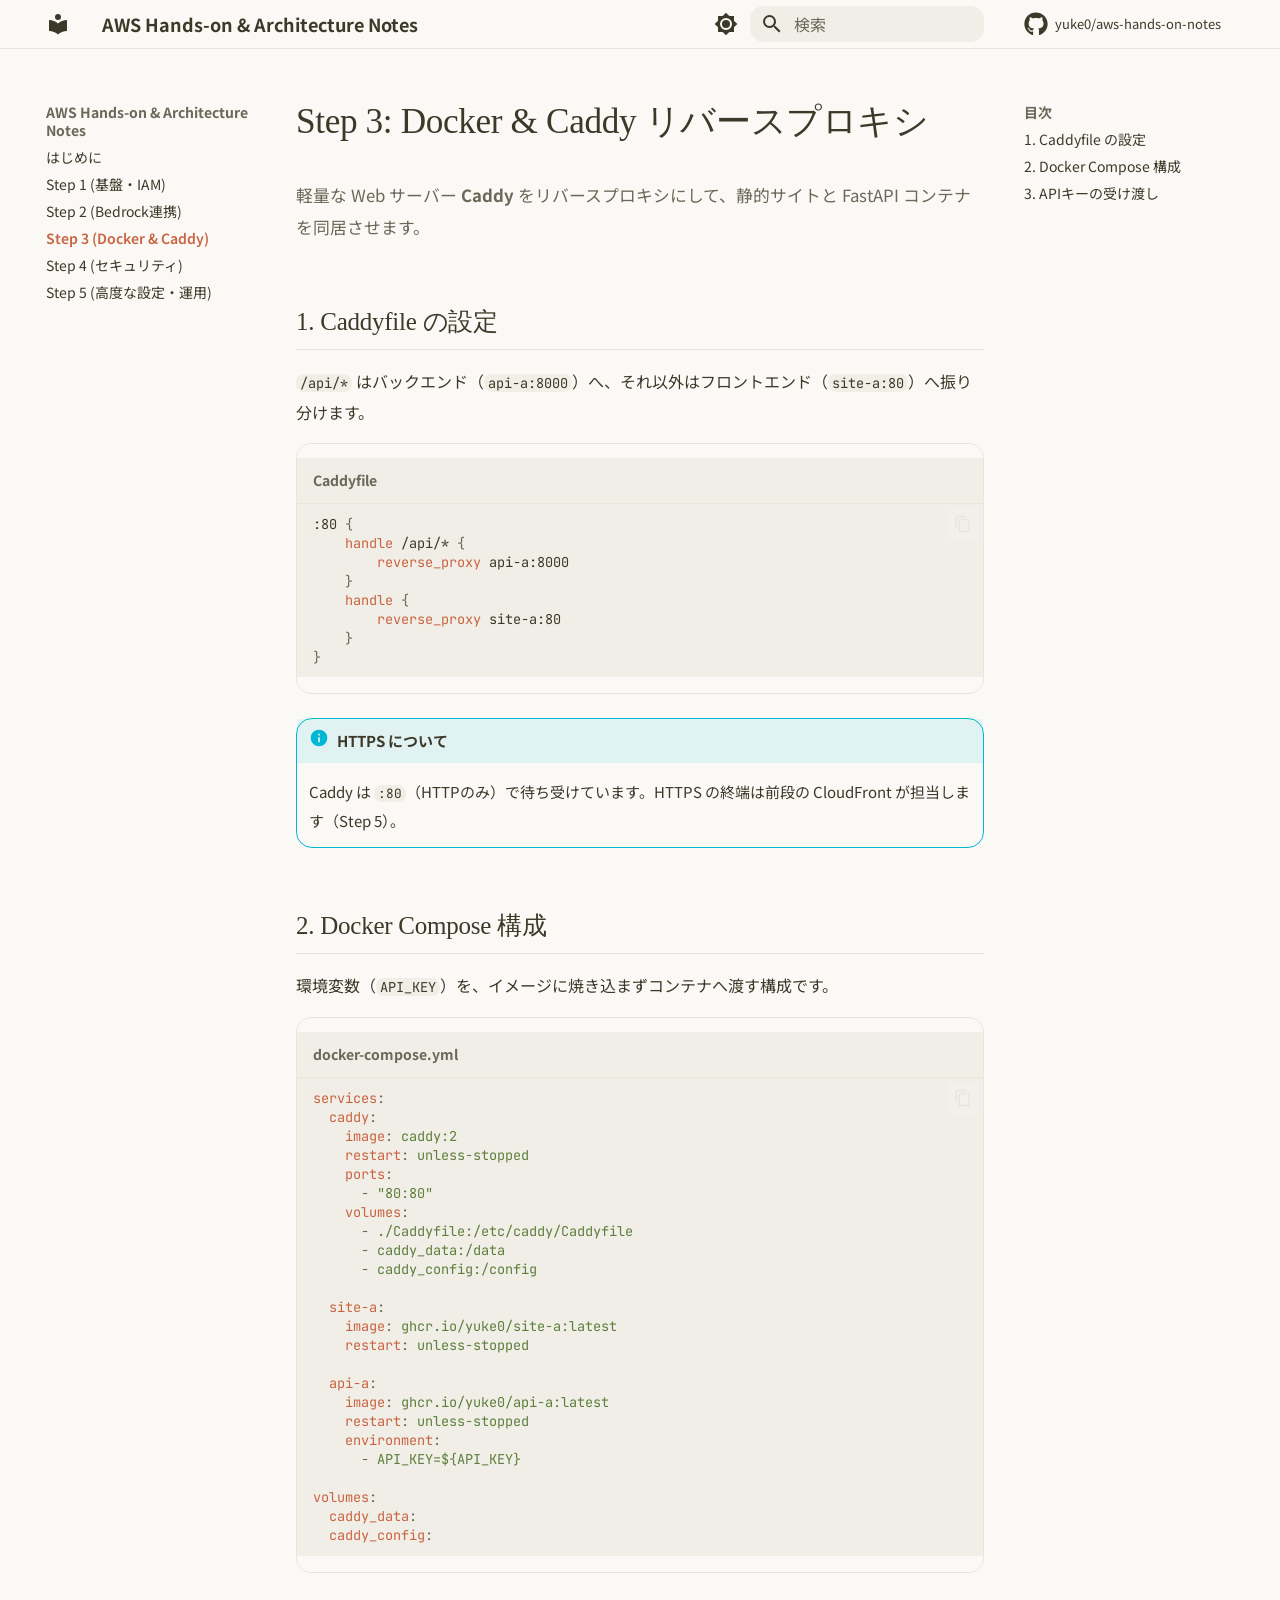
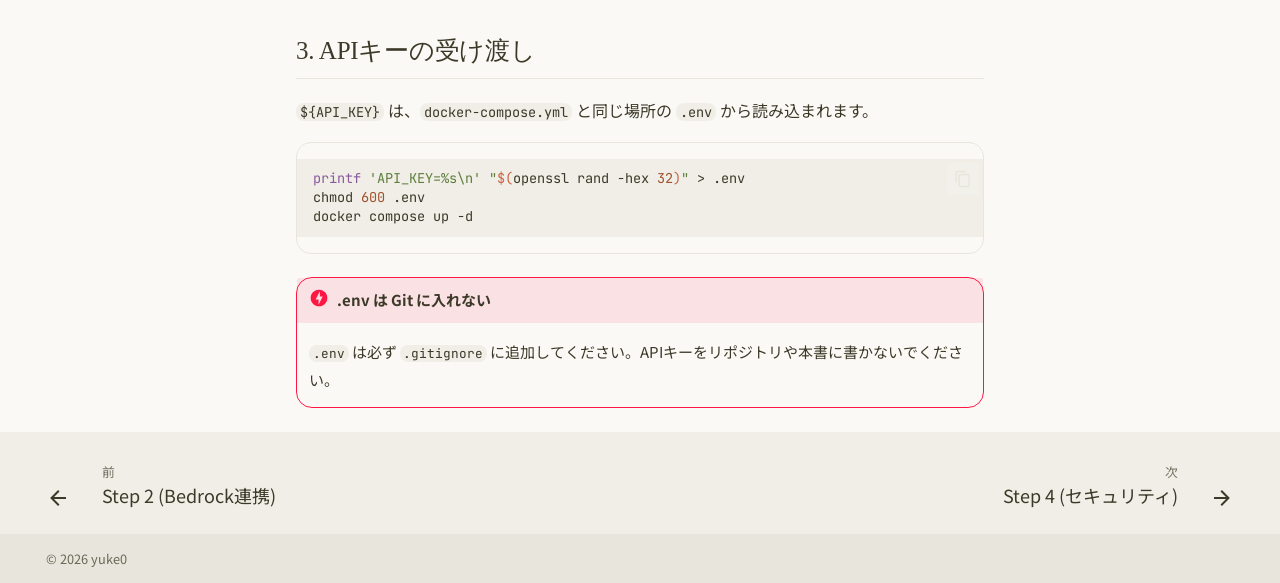
<file: step3-docker-caddy/index.html>
<!doctype html>
<html lang="ja" class="no-js">
  <head>
    
      <meta charset="utf-8">
      <meta name="viewport" content="width=device-width,initial-scale=1">
      
        <meta name="description" content="AWS (Sydney) 上の FastAPI + Bedrock + Docker/Caddy + CloudFront ハンズオン手順書">
      
      
      
        <link rel="canonical" href="https://yuke0.github.io/aws-hands-on-notes/step3-docker-caddy/">
      
      
        <link rel="prev" href="../step2-bedrock/">
      
      
        <link rel="next" href="../step4-security/">
      
      
        
      
      
      <link rel="icon" href="../assets/images/favicon.png">
      <meta name="generator" content="mkdocs-1.6.1, mkdocs-material-9.8.0">
    
    
      
        <title>Step 3 (Docker & Caddy) - AWS Hands-on & Architecture Notes</title>
      
    
    
      <link rel="stylesheet" href="../assets/stylesheets/main.57a0d79d.min.css">
      
        
        <link rel="stylesheet" href="../assets/stylesheets/palette.fb2fffe2.min.css">
      
      


    
    
      
    
    
      
        
        
        <link rel="preconnect" href="https://fonts.gstatic.com" crossorigin>
        <link rel="stylesheet" href="https://fonts.googleapis.com/css?family=Noto+Sans+JP:300,300i,400,400i,700,700i%7CJetBrains+Mono:400,400i,700,700i&display=fallback">
        <style>:root{--md-text-font:"Noto Sans JP";--md-code-font:"JetBrains Mono"}</style>
      
    
    
      <link rel="stylesheet" href="../stylesheets/extra.css">
    
    <script>__md_scope=new URL("..",location),__md_hash=e=>[...e].reduce(((e,_)=>(e<<5)-e+_.charCodeAt(0)),0),__md_get=(e,_=localStorage,t=__md_scope)=>JSON.parse(_.getItem(t.pathname+"."+e)),__md_set=(e,_,t=localStorage,a=__md_scope)=>{try{t.setItem(a.pathname+"."+e,JSON.stringify(_))}catch(e){}}</script>
    
      

    
    
  </head>
  
  
    
    
      
    
    
    
    
    <body dir="ltr" data-md-color-scheme="default" data-md-color-primary="custom" data-md-color-accent="custom">
  
    
    <input class="md-toggle" data-md-toggle="drawer" type="checkbox" id="__drawer" autocomplete="off">
    <input class="md-toggle" data-md-toggle="search" type="checkbox" id="__search" autocomplete="off">
    <label class="md-overlay" for="__drawer"></label>
    <div data-md-component="skip">
      
        
        <a href="#step-3-docker--caddy-リバースプロキシ" class="md-skip">
          コンテンツにスキップ
        </a>
      
    </div>
    <div data-md-component="announce">
      
    </div>
    
    
      

  

<header class="md-header md-header--shadow" data-md-component="header">
  <nav class="md-header__inner md-grid" aria-label="ヘッダー">
    <a href=".." title="AWS Hands-on &amp; Architecture Notes" class="md-header__button md-logo" aria-label="AWS Hands-on & Architecture Notes" data-md-component="logo">
      
  
  <svg xmlns="http://www.w3.org/2000/svg" viewBox="0 0 24 24"><path d="M12 8a3 3 0 0 0 3-3 3 3 0 0 0-3-3 3 3 0 0 0-3 3 3 3 0 0 0 3 3m0 3.54C9.64 9.35 6.5 8 3 8v11c3.5 0 6.64 1.35 9 3.54 2.36-2.19 5.5-3.54 9-3.54V8c-3.5 0-6.64 1.35-9 3.54"/></svg>

    </a>
    <label class="md-header__button md-icon" for="__drawer">
      
      <svg xmlns="http://www.w3.org/2000/svg" viewBox="0 0 24 24"><path d="M3 6h18v2H3zm0 5h18v2H3zm0 5h18v2H3z"/></svg>
    </label>
    <div class="md-header__title" data-md-component="header-title">
      <div class="md-header__ellipsis">
        <div class="md-header__topic">
          <span class="md-ellipsis">
            AWS Hands-on & Architecture Notes
          </span>
        </div>
        <div class="md-header__topic" data-md-component="header-topic">
          <span class="md-ellipsis">
            
              Step 3 (Docker & Caddy)
            
          </span>
        </div>
      </div>
    </div>
    
      
        <form class="md-header__option" data-md-component="palette">
  
    
    
    
    <input class="md-option" data-md-color-media="(prefers-color-scheme: light)" data-md-color-scheme="default" data-md-color-primary="custom" data-md-color-accent="custom"  aria-label="ダークモードに切り替え"  type="radio" name="__palette" id="__palette_0">
    
      <label class="md-header__button md-icon" title="ダークモードに切り替え" for="__palette_1" hidden>
        <svg xmlns="http://www.w3.org/2000/svg" viewBox="0 0 24 24"><path d="M12 8a4 4 0 0 0-4 4 4 4 0 0 0 4 4 4 4 0 0 0 4-4 4 4 0 0 0-4-4m0 10a6 6 0 0 1-6-6 6 6 0 0 1 6-6 6 6 0 0 1 6 6 6 6 0 0 1-6 6m8-9.31V4h-4.69L12 .69 8.69 4H4v4.69L.69 12 4 15.31V20h4.69L12 23.31 15.31 20H20v-4.69L23.31 12z"/></svg>
      </label>
    
  
    
    
    
    <input class="md-option" data-md-color-media="(prefers-color-scheme: dark)" data-md-color-scheme="slate" data-md-color-primary="custom" data-md-color-accent="custom"  aria-label="ライトモードに切り替え"  type="radio" name="__palette" id="__palette_1">
    
      <label class="md-header__button md-icon" title="ライトモードに切り替え" for="__palette_0" hidden>
        <svg xmlns="http://www.w3.org/2000/svg" viewBox="0 0 24 24"><path d="M12 18c-.89 0-1.74-.2-2.5-.55C11.56 16.5 13 14.42 13 12s-1.44-4.5-3.5-5.45C10.26 6.2 11.11 6 12 6a6 6 0 0 1 6 6 6 6 0 0 1-6 6m8-9.31V4h-4.69L12 .69 8.69 4H4v4.69L.69 12 4 15.31V20h4.69L12 23.31 15.31 20H20v-4.69L23.31 12z"/></svg>
      </label>
    
  
</form>
      
    
    
      <script>var palette=__md_get("__palette");if(palette&&palette.color){if("(prefers-color-scheme)"===palette.color.media){var media=matchMedia("(prefers-color-scheme: light)"),input=document.querySelector(media.matches?"[data-md-color-media='(prefers-color-scheme: light)']":"[data-md-color-media='(prefers-color-scheme: dark)']");palette.color.media=input.getAttribute("data-md-color-media"),palette.color.scheme=input.getAttribute("data-md-color-scheme"),palette.color.primary=input.getAttribute("data-md-color-primary"),palette.color.accent=input.getAttribute("data-md-color-accent")}for(var[key,value]of Object.entries(palette.color))document.body.setAttribute("data-md-color-"+key,value)}</script>
    
    
    
      
      
        <label class="md-header__button md-icon" for="__search">
          
          <svg xmlns="http://www.w3.org/2000/svg" viewBox="0 0 24 24"><path d="M9.5 3A6.5 6.5 0 0 1 16 9.5c0 1.61-.59 3.09-1.56 4.23l.27.27h.79l5 5-1.5 1.5-5-5v-.79l-.27-.27A6.52 6.52 0 0 1 9.5 16 6.5 6.5 0 0 1 3 9.5 6.5 6.5 0 0 1 9.5 3m0 2C7 5 5 7 5 9.5S7 14 9.5 14 14 12 14 9.5 12 5 9.5 5"/></svg>
        </label>
        <div class="md-search" data-md-component="search" role="dialog">
  <label class="md-search__overlay" for="__search"></label>
  <div class="md-search__inner" role="search">
    <form class="md-search__form" name="search">
      <input type="text" class="md-search__input" name="query" aria-label="検索" placeholder="検索" autocapitalize="off" autocorrect="off" autocomplete="off" spellcheck="false" data-md-component="search-query" required>
      <label class="md-search__icon md-icon" for="__search">
        
        <svg xmlns="http://www.w3.org/2000/svg" viewBox="0 0 24 24"><path d="M9.5 3A6.5 6.5 0 0 1 16 9.5c0 1.61-.59 3.09-1.56 4.23l.27.27h.79l5 5-1.5 1.5-5-5v-.79l-.27-.27A6.52 6.52 0 0 1 9.5 16 6.5 6.5 0 0 1 3 9.5 6.5 6.5 0 0 1 9.5 3m0 2C7 5 5 7 5 9.5S7 14 9.5 14 14 12 14 9.5 12 5 9.5 5"/></svg>
        
        <svg xmlns="http://www.w3.org/2000/svg" viewBox="0 0 24 24"><path d="M20 11v2H8l5.5 5.5-1.42 1.42L4.16 12l7.92-7.92L13.5 5.5 8 11z"/></svg>
      </label>
      <nav class="md-search__options" aria-label="検索">
        
        <button type="reset" class="md-search__icon md-icon" title="クリア" aria-label="クリア" tabindex="-1">
          
          <svg xmlns="http://www.w3.org/2000/svg" viewBox="0 0 24 24"><path d="M19 6.41 17.59 5 12 10.59 6.41 5 5 6.41 10.59 12 5 17.59 6.41 19 12 13.41 17.59 19 19 17.59 13.41 12z"/></svg>
        </button>
      </nav>
      
        <div class="md-search__suggest" data-md-component="search-suggest"></div>
      
    </form>
    <div class="md-search__output">
      <div class="md-search__scrollwrap" tabindex="0" data-md-scrollfix>
        <div class="md-search-result" data-md-component="search-result">
          <div class="md-search-result__meta">
            検索を初期化
          </div>
          <ol class="md-search-result__list" role="presentation"></ol>
        </div>
      </div>
    </div>
  </div>
</div>
      
    
    
      <div class="md-header__source">
        <a href="https://github.com/yuke0/aws-hands-on-notes" title="リポジトリへ" class="md-source" data-md-component="source">
  <div class="md-source__icon md-icon">
    
    <svg xmlns="http://www.w3.org/2000/svg" viewBox="0 0 512 512"><!--! Font Awesome Free 7.1.0 by @fontawesome - https://fontawesome.com License - https://fontawesome.com/license/free (Icons: CC BY 4.0, Fonts: SIL OFL 1.1, Code: MIT License) Copyright 2025 Fonticons, Inc.--><path d="M173.9 397.4c0 2-2.3 3.6-5.2 3.6-3.3.3-5.6-1.3-5.6-3.6 0-2 2.3-3.6 5.2-3.6 3-.3 5.6 1.3 5.6 3.6m-31.1-4.5c-.7 2 1.3 4.3 4.3 4.9 2.6 1 5.6 0 6.2-2s-1.3-4.3-4.3-5.2c-2.6-.7-5.5.3-6.2 2.3m44.2-1.7c-2.9.7-4.9 2.6-4.6 4.9.3 2 2.9 3.3 5.9 2.6 2.9-.7 4.9-2.6 4.6-4.6-.3-1.9-3-3.2-5.9-2.9M252.8 8C114.1 8 8 113.3 8 252c0 110.9 69.8 205.8 169.5 239.2 12.8 2.3 17.3-5.6 17.3-12.1 0-6.2-.3-40.4-.3-61.4 0 0-70 15-84.7-29.8 0 0-11.4-29.1-27.8-36.6 0 0-22.9-15.7 1.6-15.4 0 0 24.9 2 38.6 25.8 21.9 38.6 58.6 27.5 72.9 20.9 2.3-16 8.8-27.1 16-33.7-55.9-6.2-112.3-14.3-112.3-110.5 0-27.5 7.6-41.3 23.6-58.9-2.6-6.5-11.1-33.3 2.6-67.9 20.9-6.5 69 27 69 27 20-5.6 41.5-8.5 62.8-8.5s42.8 2.9 62.8 8.5c0 0 48.1-33.6 69-27 13.7 34.7 5.2 61.4 2.6 67.9 16 17.7 25.8 31.5 25.8 58.9 0 96.5-58.9 104.2-114.8 110.5 9.2 7.9 17 22.9 17 46.4 0 33.7-.3 75.4-.3 83.6 0 6.5 4.6 14.4 17.3 12.1C436.2 457.8 504 362.9 504 252 504 113.3 391.5 8 252.8 8M105.2 352.9c-1.3 1-1 3.3.7 5.2 1.6 1.6 3.9 2.3 5.2 1 1.3-1 1-3.3-.7-5.2-1.6-1.6-3.9-2.3-5.2-1m-10.8-8.1c-.7 1.3.3 2.9 2.3 3.9 1.6 1 3.6.7 4.3-.7.7-1.3-.3-2.9-2.3-3.9-2-.6-3.6-.3-4.3.7m32.4 35.6c-1.6 1.3-1 4.3 1.3 6.2 2.3 2.3 5.2 2.6 6.5 1 1.3-1.3.7-4.3-1.3-6.2-2.2-2.3-5.2-2.6-6.5-1m-11.4-14.7c-1.6 1-1.6 3.6 0 5.9s4.3 3.3 5.6 2.3c1.6-1.3 1.6-3.9 0-6.2-1.4-2.3-4-3.3-5.6-2"/></svg>
  </div>
  <div class="md-source__repository">
    yuke0/aws-hands-on-notes
  </div>
</a>
      </div>
    
  </nav>
  
</header>
    
    <div class="md-container" data-md-component="container">
      
      
        
          
        
      
      <main class="md-main" data-md-component="main">
        <div class="md-main__inner md-grid">
          
            
              
              <div class="md-sidebar md-sidebar--primary" data-md-component="sidebar" data-md-type="navigation" >
                <div class="md-sidebar__scrollwrap">
                  <div class="md-sidebar__inner">
                    



<nav class="md-nav md-nav--primary" aria-label="ナビゲーション" data-md-level="0">
  <label class="md-nav__title" for="__drawer">
    <a href=".." title="AWS Hands-on &amp; Architecture Notes" class="md-nav__button md-logo" aria-label="AWS Hands-on & Architecture Notes" data-md-component="logo">
      
  
  <svg xmlns="http://www.w3.org/2000/svg" viewBox="0 0 24 24"><path d="M12 8a3 3 0 0 0 3-3 3 3 0 0 0-3-3 3 3 0 0 0-3 3 3 3 0 0 0 3 3m0 3.54C9.64 9.35 6.5 8 3 8v11c3.5 0 6.64 1.35 9 3.54 2.36-2.19 5.5-3.54 9-3.54V8c-3.5 0-6.64 1.35-9 3.54"/></svg>

    </a>
    AWS Hands-on & Architecture Notes
  </label>
  
    <div class="md-nav__source">
      <a href="https://github.com/yuke0/aws-hands-on-notes" title="リポジトリへ" class="md-source" data-md-component="source">
  <div class="md-source__icon md-icon">
    
    <svg xmlns="http://www.w3.org/2000/svg" viewBox="0 0 512 512"><!--! Font Awesome Free 7.1.0 by @fontawesome - https://fontawesome.com License - https://fontawesome.com/license/free (Icons: CC BY 4.0, Fonts: SIL OFL 1.1, Code: MIT License) Copyright 2025 Fonticons, Inc.--><path d="M173.9 397.4c0 2-2.3 3.6-5.2 3.6-3.3.3-5.6-1.3-5.6-3.6 0-2 2.3-3.6 5.2-3.6 3-.3 5.6 1.3 5.6 3.6m-31.1-4.5c-.7 2 1.3 4.3 4.3 4.9 2.6 1 5.6 0 6.2-2s-1.3-4.3-4.3-5.2c-2.6-.7-5.5.3-6.2 2.3m44.2-1.7c-2.9.7-4.9 2.6-4.6 4.9.3 2 2.9 3.3 5.9 2.6 2.9-.7 4.9-2.6 4.6-4.6-.3-1.9-3-3.2-5.9-2.9M252.8 8C114.1 8 8 113.3 8 252c0 110.9 69.8 205.8 169.5 239.2 12.8 2.3 17.3-5.6 17.3-12.1 0-6.2-.3-40.4-.3-61.4 0 0-70 15-84.7-29.8 0 0-11.4-29.1-27.8-36.6 0 0-22.9-15.7 1.6-15.4 0 0 24.9 2 38.6 25.8 21.9 38.6 58.6 27.5 72.9 20.9 2.3-16 8.8-27.1 16-33.7-55.9-6.2-112.3-14.3-112.3-110.5 0-27.5 7.6-41.3 23.6-58.9-2.6-6.5-11.1-33.3 2.6-67.9 20.9-6.5 69 27 69 27 20-5.6 41.5-8.5 62.8-8.5s42.8 2.9 62.8 8.5c0 0 48.1-33.6 69-27 13.7 34.7 5.2 61.4 2.6 67.9 16 17.7 25.8 31.5 25.8 58.9 0 96.5-58.9 104.2-114.8 110.5 9.2 7.9 17 22.9 17 46.4 0 33.7-.3 75.4-.3 83.6 0 6.5 4.6 14.4 17.3 12.1C436.2 457.8 504 362.9 504 252 504 113.3 391.5 8 252.8 8M105.2 352.9c-1.3 1-1 3.3.7 5.2 1.6 1.6 3.9 2.3 5.2 1 1.3-1 1-3.3-.7-5.2-1.6-1.6-3.9-2.3-5.2-1m-10.8-8.1c-.7 1.3.3 2.9 2.3 3.9 1.6 1 3.6.7 4.3-.7.7-1.3-.3-2.9-2.3-3.9-2-.6-3.6-.3-4.3.7m32.4 35.6c-1.6 1.3-1 4.3 1.3 6.2 2.3 2.3 5.2 2.6 6.5 1 1.3-1.3.7-4.3-1.3-6.2-2.2-2.3-5.2-2.6-6.5-1m-11.4-14.7c-1.6 1-1.6 3.6 0 5.9s4.3 3.3 5.6 2.3c1.6-1.3 1.6-3.9 0-6.2-1.4-2.3-4-3.3-5.6-2"/></svg>
  </div>
  <div class="md-source__repository">
    yuke0/aws-hands-on-notes
  </div>
</a>
    </div>
  
  <ul class="md-nav__list" data-md-scrollfix>
    
      
      
  
  
  
  
    <li class="md-nav__item">
      <a href=".." class="md-nav__link">
        
  
  
  <span class="md-ellipsis">
    
  
    はじめに
  

    
  </span>
  
  

      </a>
    </li>
  

    
      
      
  
  
  
  
    <li class="md-nav__item">
      <a href="../step1-infra/" class="md-nav__link">
        
  
  
  <span class="md-ellipsis">
    
  
    Step 1 (基盤・IAM)
  

    
  </span>
  
  

      </a>
    </li>
  

    
      
      
  
  
  
  
    <li class="md-nav__item">
      <a href="../step2-bedrock/" class="md-nav__link">
        
  
  
  <span class="md-ellipsis">
    
  
    Step 2 (Bedrock連携)
  

    
  </span>
  
  

      </a>
    </li>
  

    
      
      
  
  
    
  
  
  
    <li class="md-nav__item md-nav__item--active">
      
      <input class="md-nav__toggle md-toggle" type="checkbox" id="__toc">
      
      
        
      
      
        <label class="md-nav__link md-nav__link--active" for="__toc">
          
  
  
  <span class="md-ellipsis">
    
  
    Step 3 (Docker & Caddy)
  

    
  </span>
  
  

          <span class="md-nav__icon md-icon"></span>
        </label>
      
      <a href="./" class="md-nav__link md-nav__link--active">
        
  
  
  <span class="md-ellipsis">
    
  
    Step 3 (Docker & Caddy)
  

    
  </span>
  
  

      </a>
      
        

<nav class="md-nav md-nav--secondary" aria-label="目次">
  
  
  
    
  
  
    <label class="md-nav__title" for="__toc">
      <span class="md-nav__icon md-icon"></span>
      目次
    </label>
    <ul class="md-nav__list" data-md-component="toc" data-md-scrollfix>
      
        <li class="md-nav__item">
  <a href="#1-caddyfile-の設定" class="md-nav__link">
    <span class="md-ellipsis">
      
        1. Caddyfile の設定
      
    </span>
  </a>
  
</li>
      
        <li class="md-nav__item">
  <a href="#2-docker-compose-構成" class="md-nav__link">
    <span class="md-ellipsis">
      
        2. Docker Compose 構成
      
    </span>
  </a>
  
</li>
      
        <li class="md-nav__item">
  <a href="#3-apiキーの受け渡し" class="md-nav__link">
    <span class="md-ellipsis">
      
        3. APIキーの受け渡し
      
    </span>
  </a>
  
</li>
      
    </ul>
  
</nav>
      
    </li>
  

    
      
      
  
  
  
  
    <li class="md-nav__item">
      <a href="../step4-security/" class="md-nav__link">
        
  
  
  <span class="md-ellipsis">
    
  
    Step 4 (セキュリティ)
  

    
  </span>
  
  

      </a>
    </li>
  

    
      
      
  
  
  
  
    <li class="md-nav__item">
      <a href="../step5-advanced/" class="md-nav__link">
        
  
  
  <span class="md-ellipsis">
    
  
    Step 5 (高度な設定・運用)
  

    
  </span>
  
  

      </a>
    </li>
  

    
  </ul>
</nav>
                  </div>
                </div>
              </div>
            
            
              
              <div class="md-sidebar md-sidebar--secondary" data-md-component="sidebar" data-md-type="toc" >
                <div class="md-sidebar__scrollwrap">
                  <div class="md-sidebar__inner">
                    

<nav class="md-nav md-nav--secondary" aria-label="目次">
  
  
  
    
  
  
    <label class="md-nav__title" for="__toc">
      <span class="md-nav__icon md-icon"></span>
      目次
    </label>
    <ul class="md-nav__list" data-md-component="toc" data-md-scrollfix>
      
        <li class="md-nav__item">
  <a href="#1-caddyfile-の設定" class="md-nav__link">
    <span class="md-ellipsis">
      
        1. Caddyfile の設定
      
    </span>
  </a>
  
</li>
      
        <li class="md-nav__item">
  <a href="#2-docker-compose-構成" class="md-nav__link">
    <span class="md-ellipsis">
      
        2. Docker Compose 構成
      
    </span>
  </a>
  
</li>
      
        <li class="md-nav__item">
  <a href="#3-apiキーの受け渡し" class="md-nav__link">
    <span class="md-ellipsis">
      
        3. APIキーの受け渡し
      
    </span>
  </a>
  
</li>
      
    </ul>
  
</nav>
                  </div>
                </div>
              </div>
            
          
          
            <div class="md-content" data-md-component="content">
              
              <article class="md-content__inner md-typeset">
                
                  


  
  


<h1 id="step-3-docker--caddy-リバースプロキシ">Step 3: Docker &amp; Caddy リバースプロキシ<a class="headerlink" href="#step-3-docker--caddy-リバースプロキシ" title="Permanent link">&para;</a></h1>
<p class="lead">軽量な Web サーバー <strong>Caddy</strong> をリバースプロキシにして、静的サイトと FastAPI コンテナを同居させます。</p>
<h2 id="1-caddyfile-の設定">1. Caddyfile の設定<a class="headerlink" href="#1-caddyfile-の設定" title="Permanent link">&para;</a></h2>
<p><code>/api/*</code> はバックエンド（<code>api-a:8000</code>）へ、それ以外はフロントエンド（<code>site-a:80</code>）へ振り分けます。</p>
<div class="language-caddyfile highlight"><span class="filename">Caddyfile</span><pre><span></span><code><span id="__span-0-1"><a id="__codelineno-0-1" name="__codelineno-0-1" href="#__codelineno-0-1"></a>:80<span class="w"> </span><span class="p">{</span>
</span><span id="__span-0-2"><a id="__codelineno-0-2" name="__codelineno-0-2" href="#__codelineno-0-2"></a><span class="w">    </span><span class="k">handle</span><span class="w"> </span>/api/*<span class="w"> </span><span class="p">{</span>
</span><span id="__span-0-3"><a id="__codelineno-0-3" name="__codelineno-0-3" href="#__codelineno-0-3"></a><span class="w">        </span><span class="k">reverse_proxy</span><span class="w"> </span>api-a:8000
</span><span id="__span-0-4"><a id="__codelineno-0-4" name="__codelineno-0-4" href="#__codelineno-0-4"></a><span class="w">    </span><span class="p">}</span>
</span><span id="__span-0-5"><a id="__codelineno-0-5" name="__codelineno-0-5" href="#__codelineno-0-5"></a><span class="w">    </span><span class="k">handle</span><span class="w"> </span><span class="p">{</span>
</span><span id="__span-0-6"><a id="__codelineno-0-6" name="__codelineno-0-6" href="#__codelineno-0-6"></a><span class="w">        </span><span class="k">reverse_proxy</span><span class="w"> </span>site-a:80
</span><span id="__span-0-7"><a id="__codelineno-0-7" name="__codelineno-0-7" href="#__codelineno-0-7"></a><span class="w">    </span><span class="p">}</span>
</span><span id="__span-0-8"><a id="__codelineno-0-8" name="__codelineno-0-8" href="#__codelineno-0-8"></a><span class="p">}</span>
</span></code></pre></div>
<div class="admonition info">
<p class="admonition-title">HTTPS について</p>
<p>Caddy は <code>:80</code>（HTTPのみ）で待ち受けています。HTTPS の終端は前段の CloudFront が担当します（Step 5）。</p>
</div>
<h2 id="2-docker-compose-構成">2. Docker Compose 構成<a class="headerlink" href="#2-docker-compose-構成" title="Permanent link">&para;</a></h2>
<p>環境変数（<code>API_KEY</code>）を、イメージに焼き込まずコンテナへ渡す構成です。</p>
<div class="language-yaml highlight"><span class="filename">docker-compose.yml</span><pre><span></span><code><span id="__span-1-1"><a id="__codelineno-1-1" name="__codelineno-1-1" href="#__codelineno-1-1"></a><span class="nt">services</span><span class="p">:</span>
</span><span id="__span-1-2"><a id="__codelineno-1-2" name="__codelineno-1-2" href="#__codelineno-1-2"></a><span class="w">  </span><span class="nt">caddy</span><span class="p">:</span>
</span><span id="__span-1-3"><a id="__codelineno-1-3" name="__codelineno-1-3" href="#__codelineno-1-3"></a><span class="w">    </span><span class="nt">image</span><span class="p">:</span><span class="w"> </span><span class="l l-Scalar l-Scalar-Plain">caddy:2</span>
</span><span id="__span-1-4"><a id="__codelineno-1-4" name="__codelineno-1-4" href="#__codelineno-1-4"></a><span class="w">    </span><span class="nt">restart</span><span class="p">:</span><span class="w"> </span><span class="l l-Scalar l-Scalar-Plain">unless-stopped</span>
</span><span id="__span-1-5"><a id="__codelineno-1-5" name="__codelineno-1-5" href="#__codelineno-1-5"></a><span class="w">    </span><span class="nt">ports</span><span class="p">:</span>
</span><span id="__span-1-6"><a id="__codelineno-1-6" name="__codelineno-1-6" href="#__codelineno-1-6"></a><span class="w">      </span><span class="p p-Indicator">-</span><span class="w"> </span><span class="s">"80:80"</span>
</span><span id="__span-1-7"><a id="__codelineno-1-7" name="__codelineno-1-7" href="#__codelineno-1-7"></a><span class="w">    </span><span class="nt">volumes</span><span class="p">:</span>
</span><span id="__span-1-8"><a id="__codelineno-1-8" name="__codelineno-1-8" href="#__codelineno-1-8"></a><span class="w">      </span><span class="p p-Indicator">-</span><span class="w"> </span><span class="l l-Scalar l-Scalar-Plain">./Caddyfile:/etc/caddy/Caddyfile</span>
</span><span id="__span-1-9"><a id="__codelineno-1-9" name="__codelineno-1-9" href="#__codelineno-1-9"></a><span class="w">      </span><span class="p p-Indicator">-</span><span class="w"> </span><span class="l l-Scalar l-Scalar-Plain">caddy_data:/data</span>
</span><span id="__span-1-10"><a id="__codelineno-1-10" name="__codelineno-1-10" href="#__codelineno-1-10"></a><span class="w">      </span><span class="p p-Indicator">-</span><span class="w"> </span><span class="l l-Scalar l-Scalar-Plain">caddy_config:/config</span>
</span><span id="__span-1-11"><a id="__codelineno-1-11" name="__codelineno-1-11" href="#__codelineno-1-11"></a>
</span><span id="__span-1-12"><a id="__codelineno-1-12" name="__codelineno-1-12" href="#__codelineno-1-12"></a><span class="w">  </span><span class="nt">site-a</span><span class="p">:</span>
</span><span id="__span-1-13"><a id="__codelineno-1-13" name="__codelineno-1-13" href="#__codelineno-1-13"></a><span class="w">    </span><span class="nt">image</span><span class="p">:</span><span class="w"> </span><span class="l l-Scalar l-Scalar-Plain">ghcr.io/yuke0/site-a:latest</span>
</span><span id="__span-1-14"><a id="__codelineno-1-14" name="__codelineno-1-14" href="#__codelineno-1-14"></a><span class="w">    </span><span class="nt">restart</span><span class="p">:</span><span class="w"> </span><span class="l l-Scalar l-Scalar-Plain">unless-stopped</span>
</span><span id="__span-1-15"><a id="__codelineno-1-15" name="__codelineno-1-15" href="#__codelineno-1-15"></a>
</span><span id="__span-1-16"><a id="__codelineno-1-16" name="__codelineno-1-16" href="#__codelineno-1-16"></a><span class="w">  </span><span class="nt">api-a</span><span class="p">:</span>
</span><span id="__span-1-17"><a id="__codelineno-1-17" name="__codelineno-1-17" href="#__codelineno-1-17"></a><span class="w">    </span><span class="nt">image</span><span class="p">:</span><span class="w"> </span><span class="l l-Scalar l-Scalar-Plain">ghcr.io/yuke0/api-a:latest</span>
</span><span id="__span-1-18"><a id="__codelineno-1-18" name="__codelineno-1-18" href="#__codelineno-1-18"></a><span class="w">    </span><span class="nt">restart</span><span class="p">:</span><span class="w"> </span><span class="l l-Scalar l-Scalar-Plain">unless-stopped</span>
</span><span id="__span-1-19"><a id="__codelineno-1-19" name="__codelineno-1-19" href="#__codelineno-1-19"></a><span class="w">    </span><span class="nt">environment</span><span class="p">:</span>
</span><span id="__span-1-20"><a id="__codelineno-1-20" name="__codelineno-1-20" href="#__codelineno-1-20"></a><span class="w">      </span><span class="p p-Indicator">-</span><span class="w"> </span><span class="l l-Scalar l-Scalar-Plain">API_KEY=${API_KEY}</span>
</span><span id="__span-1-21"><a id="__codelineno-1-21" name="__codelineno-1-21" href="#__codelineno-1-21"></a>
</span><span id="__span-1-22"><a id="__codelineno-1-22" name="__codelineno-1-22" href="#__codelineno-1-22"></a><span class="nt">volumes</span><span class="p">:</span>
</span><span id="__span-1-23"><a id="__codelineno-1-23" name="__codelineno-1-23" href="#__codelineno-1-23"></a><span class="w">  </span><span class="nt">caddy_data</span><span class="p">:</span>
</span><span id="__span-1-24"><a id="__codelineno-1-24" name="__codelineno-1-24" href="#__codelineno-1-24"></a><span class="w">  </span><span class="nt">caddy_config</span><span class="p">:</span>
</span></code></pre></div>
<h2 id="3-apiキーの受け渡し">3. APIキーの受け渡し<a class="headerlink" href="#3-apiキーの受け渡し" title="Permanent link">&para;</a></h2>
<p><code>${API_KEY}</code> は、<code>docker-compose.yml</code> と同じ場所の <code>.env</code> から読み込まれます。</p>
<div class="language-bash highlight"><pre><span></span><code><span id="__span-2-1"><a id="__codelineno-2-1" name="__codelineno-2-1" href="#__codelineno-2-1"></a><span class="nb">printf</span><span class="w"> </span><span class="s1">'API_KEY=%s\n'</span><span class="w"> </span><span class="s2">"</span><span class="k">$(</span>openssl<span class="w"> </span>rand<span class="w"> </span>-hex<span class="w"> </span><span class="m">32</span><span class="k">)</span><span class="s2">"</span><span class="w"> </span>&gt;<span class="w"> </span>.env
</span><span id="__span-2-2"><a id="__codelineno-2-2" name="__codelineno-2-2" href="#__codelineno-2-2"></a>chmod<span class="w"> </span><span class="m">600</span><span class="w"> </span>.env
</span><span id="__span-2-3"><a id="__codelineno-2-3" name="__codelineno-2-3" href="#__codelineno-2-3"></a>docker<span class="w"> </span>compose<span class="w"> </span>up<span class="w"> </span>-d
</span></code></pre></div>
<div class="admonition danger">
<p class="admonition-title">.env は Git に入れない</p>
<p><code>.env</code> は必ず <code>.gitignore</code> に追加してください。APIキーをリポジトリや本書に書かないでください。</p>
</div>












                
              </article>
            </div>
          
          
  <script>var tabs=__md_get("__tabs");if(Array.isArray(tabs))e:for(var set of document.querySelectorAll(".tabbed-set")){var labels=set.querySelector(".tabbed-labels");for(var tab of tabs)for(var label of labels.getElementsByTagName("label"))if(label.innerText.trim()===tab){var input=document.getElementById(label.htmlFor);input.checked=!0;continue e}}</script>

<script>var target=document.getElementById(location.hash.slice(1));target&&target.name&&(target.checked=target.name.startsWith("__tabbed_"))</script>
        </div>
        
          <button type="button" class="md-top md-icon" data-md-component="top" hidden>
  
  <svg xmlns="http://www.w3.org/2000/svg" viewBox="0 0 24 24"><path d="M13 20h-2V8l-5.5 5.5-1.42-1.42L12 4.16l7.92 7.92-1.42 1.42L13 8z"/></svg>
  ページトップへ戻る
</button>
        
      </main>
      
        <footer class="md-footer">
  
    
      
      <nav class="md-footer__inner md-grid" aria-label="フッター" >
        
          
          <a href="../step2-bedrock/" class="md-footer__link md-footer__link--prev" aria-label="前: Step 2 (Bedrock連携)">
            <div class="md-footer__button md-icon">
              
              <svg xmlns="http://www.w3.org/2000/svg" viewBox="0 0 24 24"><path d="M20 11v2H8l5.5 5.5-1.42 1.42L4.16 12l7.92-7.92L13.5 5.5 8 11z"/></svg>
            </div>
            <div class="md-footer__title">
              <span class="md-footer__direction">
                前
              </span>
              <div class="md-ellipsis">
                Step 2 (Bedrock連携)
              </div>
            </div>
          </a>
        
        
          
          <a href="../step4-security/" class="md-footer__link md-footer__link--next" aria-label="次: Step 4 (セキュリティ)">
            <div class="md-footer__title">
              <span class="md-footer__direction">
                次
              </span>
              <div class="md-ellipsis">
                Step 4 (セキュリティ)
              </div>
            </div>
            <div class="md-footer__button md-icon">
              
              <svg xmlns="http://www.w3.org/2000/svg" viewBox="0 0 24 24"><path d="M4 11v2h12l-5.5 5.5 1.42 1.42L19.84 12l-7.92-7.92L10.5 5.5 16 11z"/></svg>
            </div>
          </a>
        
      </nav>
    
  
  <div class="md-footer-meta md-typeset">
    <div class="md-footer-meta__inner md-grid">
      <div class="md-copyright">
  
    <div class="md-copyright__highlight">
      © 2026 yuke0
    </div>
  
  
</div>
      
    </div>
  </div>
</footer>
      
    </div>
    <div class="md-dialog" data-md-component="dialog">
      <div class="md-dialog__inner md-typeset"></div>
    </div>
    
      <div class="md-progress" data-md-component="progress" role="progressbar"></div>
    
    
    
      
      
      <script id="__config" type="application/json">{"annotate": null, "base": "..", "features": ["navigation.instant", "navigation.instant.progress", "navigation.tracking", "navigation.top", "navigation.footer", "toc.follow", "search.highlight", "search.suggest", "content.code.copy", "content.tabs.link"], "search": "../assets/javascripts/workers/search.a7633da7.min.js", "tags": null, "translations": {"clipboard.copied": "\u30b3\u30d4\u30fc\u3057\u307e\u3057\u305f", "clipboard.copy": "\u30af\u30ea\u30c3\u30d7\u30dc\u30fc\u30c9\u3078\u30b3\u30d4\u30fc", "search.result.more.one": "\u3053\u306e\u30da\u30fc\u30b8\u5185\u306b\u3082\u30461\u4ef6\u898b\u3064\u304b\u308a\u307e\u3057\u305f", "search.result.more.other": "\u3053\u306e\u30da\u30fc\u30b8\u5185\u306b\u3042\u3068#\u4ef6\u898b\u3064\u304b\u308a\u307e\u3057\u305f", "search.result.none": "\u4f55\u3082\u898b\u3064\u304b\u308a\u307e\u305b\u3093\u3067\u3057\u305f", "search.result.one": "1\u4ef6\u898b\u3064\u304b\u308a\u307e\u3057\u305f", "search.result.other": "#\u4ef6\u898b\u3064\u304b\u308a\u307e\u3057\u305f", "search.result.placeholder": "\u691c\u7d22\u30ad\u30fc\u30ef\u30fc\u30c9\u3092\u5165\u529b\u3057\u3066\u304f\u3060\u3055\u3044", "search.result.term.missing": "\u691c\u7d22\u306b\u542b\u307e\u308c\u306a\u3044", "select.version": "\u30d0\u30fc\u30b8\u30e7\u30f3\u5207\u308a\u66ff\u3048"}, "version": null}</script>
    
    
      <script src="../assets/javascripts/bundle.c21346df.min.js"></script>
      
    
  </body>
</html>
</file>
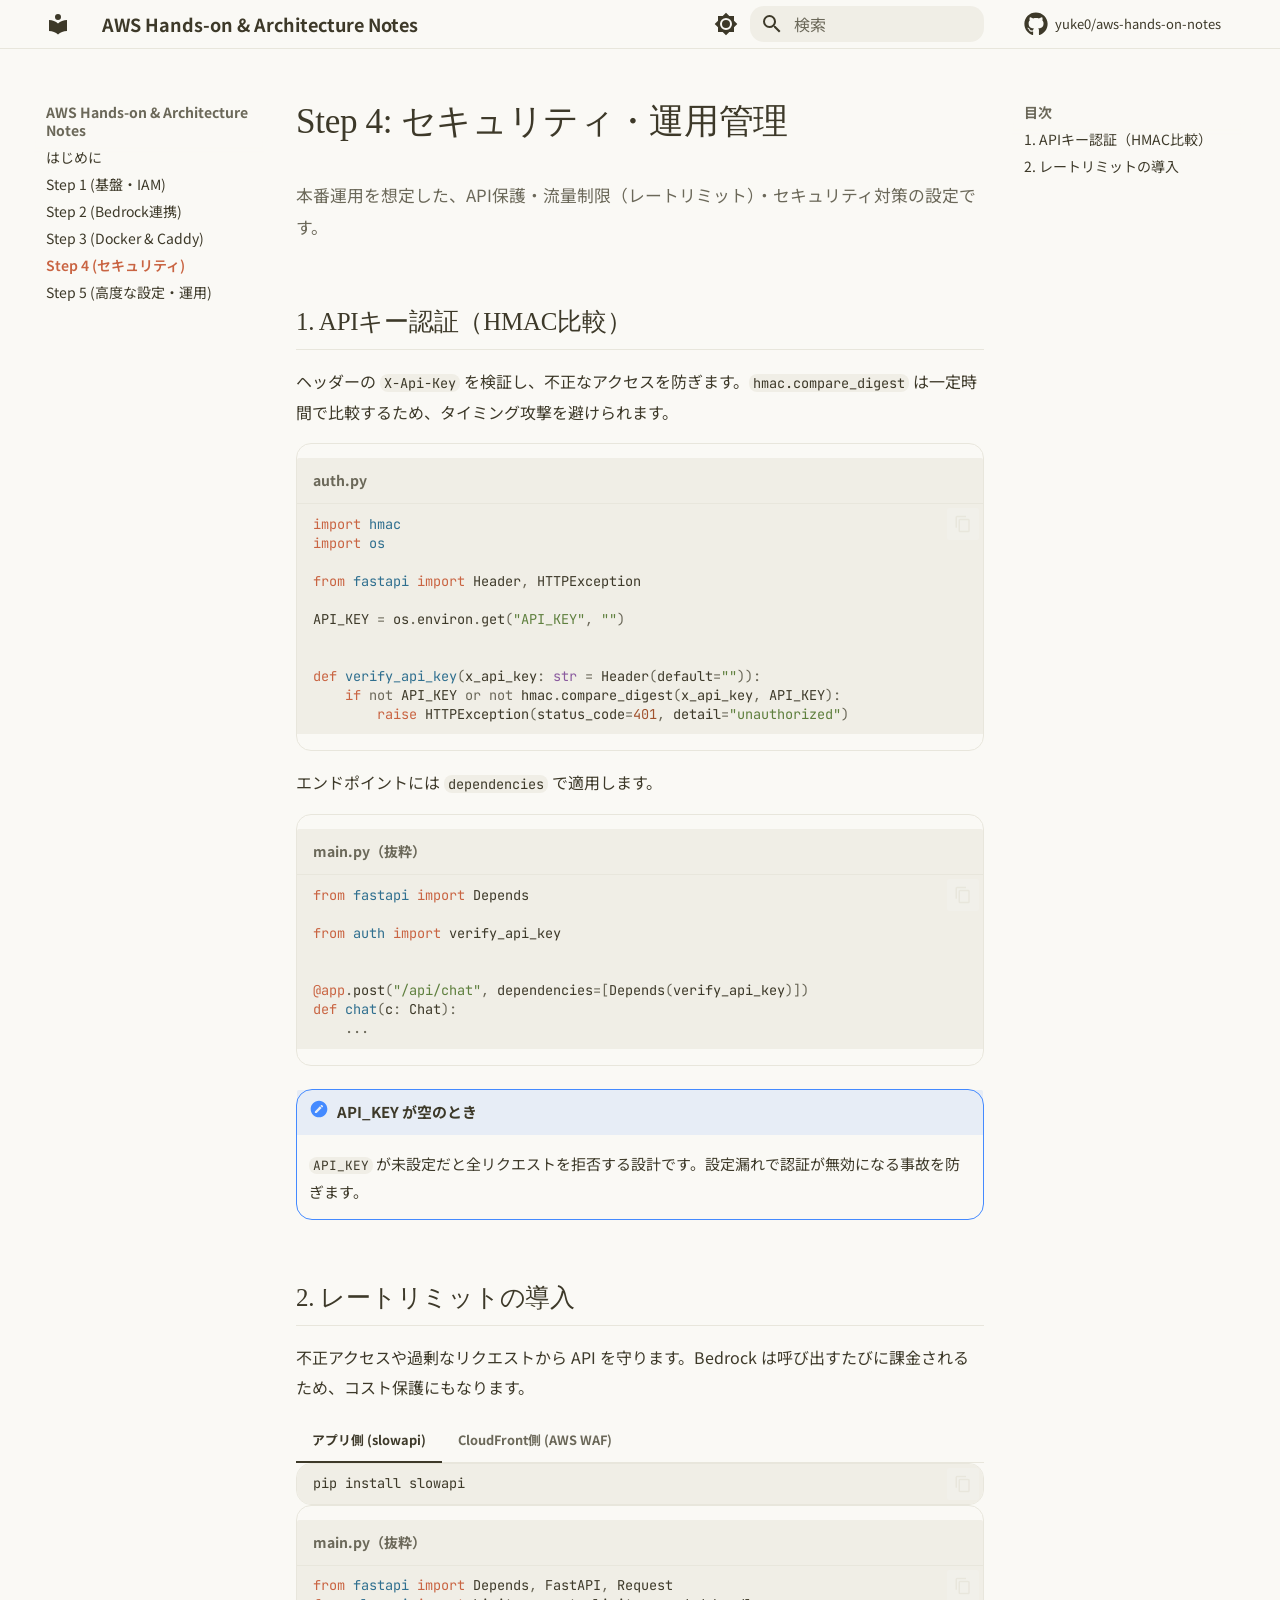
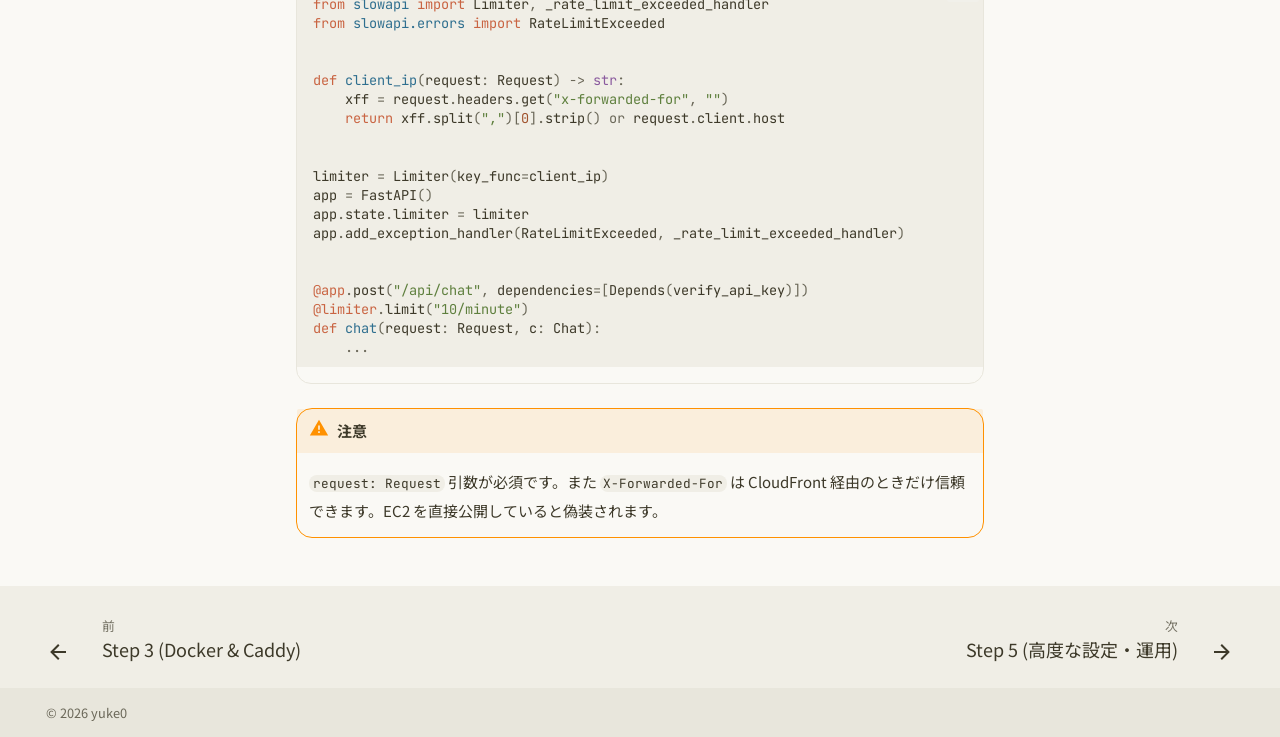
<file: step4-security/index.html>
<!doctype html>
<html lang="ja" class="no-js">
  <head>
    
      <meta charset="utf-8">
      <meta name="viewport" content="width=device-width,initial-scale=1">
      
        <meta name="description" content="AWS (Sydney) 上の FastAPI + Bedrock + Docker/Caddy + CloudFront ハンズオン手順書">
      
      
      
        <link rel="canonical" href="https://yuke0.github.io/aws-hands-on-notes/step4-security/">
      
      
        <link rel="prev" href="../step3-docker-caddy/">
      
      
        <link rel="next" href="../step5-advanced/">
      
      
        
      
      
      <link rel="icon" href="../assets/images/favicon.png">
      <meta name="generator" content="mkdocs-1.6.1, mkdocs-material-9.8.0">
    
    
      
        <title>Step 4 (セキュリティ) - AWS Hands-on & Architecture Notes</title>
      
    
    
      <link rel="stylesheet" href="../assets/stylesheets/main.57a0d79d.min.css">
      
        
        <link rel="stylesheet" href="../assets/stylesheets/palette.fb2fffe2.min.css">
      
      


    
    
      
    
    
      
        
        
        <link rel="preconnect" href="https://fonts.gstatic.com" crossorigin>
        <link rel="stylesheet" href="https://fonts.googleapis.com/css?family=Noto+Sans+JP:300,300i,400,400i,700,700i%7CJetBrains+Mono:400,400i,700,700i&display=fallback">
        <style>:root{--md-text-font:"Noto Sans JP";--md-code-font:"JetBrains Mono"}</style>
      
    
    
      <link rel="stylesheet" href="../stylesheets/extra.css">
    
    <script>__md_scope=new URL("..",location),__md_hash=e=>[...e].reduce(((e,_)=>(e<<5)-e+_.charCodeAt(0)),0),__md_get=(e,_=localStorage,t=__md_scope)=>JSON.parse(_.getItem(t.pathname+"."+e)),__md_set=(e,_,t=localStorage,a=__md_scope)=>{try{t.setItem(a.pathname+"."+e,JSON.stringify(_))}catch(e){}}</script>
    
      

    
    
  </head>
  
  
    
    
      
    
    
    
    
    <body dir="ltr" data-md-color-scheme="default" data-md-color-primary="custom" data-md-color-accent="custom">
  
    
    <input class="md-toggle" data-md-toggle="drawer" type="checkbox" id="__drawer" autocomplete="off">
    <input class="md-toggle" data-md-toggle="search" type="checkbox" id="__search" autocomplete="off">
    <label class="md-overlay" for="__drawer"></label>
    <div data-md-component="skip">
      
        
        <a href="#step-4-セキュリティ運用管理" class="md-skip">
          コンテンツにスキップ
        </a>
      
    </div>
    <div data-md-component="announce">
      
    </div>
    
    
      

  

<header class="md-header md-header--shadow" data-md-component="header">
  <nav class="md-header__inner md-grid" aria-label="ヘッダー">
    <a href=".." title="AWS Hands-on &amp; Architecture Notes" class="md-header__button md-logo" aria-label="AWS Hands-on & Architecture Notes" data-md-component="logo">
      
  
  <svg xmlns="http://www.w3.org/2000/svg" viewBox="0 0 24 24"><path d="M12 8a3 3 0 0 0 3-3 3 3 0 0 0-3-3 3 3 0 0 0-3 3 3 3 0 0 0 3 3m0 3.54C9.64 9.35 6.5 8 3 8v11c3.5 0 6.64 1.35 9 3.54 2.36-2.19 5.5-3.54 9-3.54V8c-3.5 0-6.64 1.35-9 3.54"/></svg>

    </a>
    <label class="md-header__button md-icon" for="__drawer">
      
      <svg xmlns="http://www.w3.org/2000/svg" viewBox="0 0 24 24"><path d="M3 6h18v2H3zm0 5h18v2H3zm0 5h18v2H3z"/></svg>
    </label>
    <div class="md-header__title" data-md-component="header-title">
      <div class="md-header__ellipsis">
        <div class="md-header__topic">
          <span class="md-ellipsis">
            AWS Hands-on & Architecture Notes
          </span>
        </div>
        <div class="md-header__topic" data-md-component="header-topic">
          <span class="md-ellipsis">
            
              Step 4 (セキュリティ)
            
          </span>
        </div>
      </div>
    </div>
    
      
        <form class="md-header__option" data-md-component="palette">
  
    
    
    
    <input class="md-option" data-md-color-media="(prefers-color-scheme: light)" data-md-color-scheme="default" data-md-color-primary="custom" data-md-color-accent="custom"  aria-label="ダークモードに切り替え"  type="radio" name="__palette" id="__palette_0">
    
      <label class="md-header__button md-icon" title="ダークモードに切り替え" for="__palette_1" hidden>
        <svg xmlns="http://www.w3.org/2000/svg" viewBox="0 0 24 24"><path d="M12 8a4 4 0 0 0-4 4 4 4 0 0 0 4 4 4 4 0 0 0 4-4 4 4 0 0 0-4-4m0 10a6 6 0 0 1-6-6 6 6 0 0 1 6-6 6 6 0 0 1 6 6 6 6 0 0 1-6 6m8-9.31V4h-4.69L12 .69 8.69 4H4v4.69L.69 12 4 15.31V20h4.69L12 23.31 15.31 20H20v-4.69L23.31 12z"/></svg>
      </label>
    
  
    
    
    
    <input class="md-option" data-md-color-media="(prefers-color-scheme: dark)" data-md-color-scheme="slate" data-md-color-primary="custom" data-md-color-accent="custom"  aria-label="ライトモードに切り替え"  type="radio" name="__palette" id="__palette_1">
    
      <label class="md-header__button md-icon" title="ライトモードに切り替え" for="__palette_0" hidden>
        <svg xmlns="http://www.w3.org/2000/svg" viewBox="0 0 24 24"><path d="M12 18c-.89 0-1.74-.2-2.5-.55C11.56 16.5 13 14.42 13 12s-1.44-4.5-3.5-5.45C10.26 6.2 11.11 6 12 6a6 6 0 0 1 6 6 6 6 0 0 1-6 6m8-9.31V4h-4.69L12 .69 8.69 4H4v4.69L.69 12 4 15.31V20h4.69L12 23.31 15.31 20H20v-4.69L23.31 12z"/></svg>
      </label>
    
  
</form>
      
    
    
      <script>var palette=__md_get("__palette");if(palette&&palette.color){if("(prefers-color-scheme)"===palette.color.media){var media=matchMedia("(prefers-color-scheme: light)"),input=document.querySelector(media.matches?"[data-md-color-media='(prefers-color-scheme: light)']":"[data-md-color-media='(prefers-color-scheme: dark)']");palette.color.media=input.getAttribute("data-md-color-media"),palette.color.scheme=input.getAttribute("data-md-color-scheme"),palette.color.primary=input.getAttribute("data-md-color-primary"),palette.color.accent=input.getAttribute("data-md-color-accent")}for(var[key,value]of Object.entries(palette.color))document.body.setAttribute("data-md-color-"+key,value)}</script>
    
    
    
      
      
        <label class="md-header__button md-icon" for="__search">
          
          <svg xmlns="http://www.w3.org/2000/svg" viewBox="0 0 24 24"><path d="M9.5 3A6.5 6.5 0 0 1 16 9.5c0 1.61-.59 3.09-1.56 4.23l.27.27h.79l5 5-1.5 1.5-5-5v-.79l-.27-.27A6.52 6.52 0 0 1 9.5 16 6.5 6.5 0 0 1 3 9.5 6.5 6.5 0 0 1 9.5 3m0 2C7 5 5 7 5 9.5S7 14 9.5 14 14 12 14 9.5 12 5 9.5 5"/></svg>
        </label>
        <div class="md-search" data-md-component="search" role="dialog">
  <label class="md-search__overlay" for="__search"></label>
  <div class="md-search__inner" role="search">
    <form class="md-search__form" name="search">
      <input type="text" class="md-search__input" name="query" aria-label="検索" placeholder="検索" autocapitalize="off" autocorrect="off" autocomplete="off" spellcheck="false" data-md-component="search-query" required>
      <label class="md-search__icon md-icon" for="__search">
        
        <svg xmlns="http://www.w3.org/2000/svg" viewBox="0 0 24 24"><path d="M9.5 3A6.5 6.5 0 0 1 16 9.5c0 1.61-.59 3.09-1.56 4.23l.27.27h.79l5 5-1.5 1.5-5-5v-.79l-.27-.27A6.52 6.52 0 0 1 9.5 16 6.5 6.5 0 0 1 3 9.5 6.5 6.5 0 0 1 9.5 3m0 2C7 5 5 7 5 9.5S7 14 9.5 14 14 12 14 9.5 12 5 9.5 5"/></svg>
        
        <svg xmlns="http://www.w3.org/2000/svg" viewBox="0 0 24 24"><path d="M20 11v2H8l5.5 5.5-1.42 1.42L4.16 12l7.92-7.92L13.5 5.5 8 11z"/></svg>
      </label>
      <nav class="md-search__options" aria-label="検索">
        
        <button type="reset" class="md-search__icon md-icon" title="クリア" aria-label="クリア" tabindex="-1">
          
          <svg xmlns="http://www.w3.org/2000/svg" viewBox="0 0 24 24"><path d="M19 6.41 17.59 5 12 10.59 6.41 5 5 6.41 10.59 12 5 17.59 6.41 19 12 13.41 17.59 19 19 17.59 13.41 12z"/></svg>
        </button>
      </nav>
      
        <div class="md-search__suggest" data-md-component="search-suggest"></div>
      
    </form>
    <div class="md-search__output">
      <div class="md-search__scrollwrap" tabindex="0" data-md-scrollfix>
        <div class="md-search-result" data-md-component="search-result">
          <div class="md-search-result__meta">
            検索を初期化
          </div>
          <ol class="md-search-result__list" role="presentation"></ol>
        </div>
      </div>
    </div>
  </div>
</div>
      
    
    
      <div class="md-header__source">
        <a href="https://github.com/yuke0/aws-hands-on-notes" title="リポジトリへ" class="md-source" data-md-component="source">
  <div class="md-source__icon md-icon">
    
    <svg xmlns="http://www.w3.org/2000/svg" viewBox="0 0 512 512"><!--! Font Awesome Free 7.1.0 by @fontawesome - https://fontawesome.com License - https://fontawesome.com/license/free (Icons: CC BY 4.0, Fonts: SIL OFL 1.1, Code: MIT License) Copyright 2025 Fonticons, Inc.--><path d="M173.9 397.4c0 2-2.3 3.6-5.2 3.6-3.3.3-5.6-1.3-5.6-3.6 0-2 2.3-3.6 5.2-3.6 3-.3 5.6 1.3 5.6 3.6m-31.1-4.5c-.7 2 1.3 4.3 4.3 4.9 2.6 1 5.6 0 6.2-2s-1.3-4.3-4.3-5.2c-2.6-.7-5.5.3-6.2 2.3m44.2-1.7c-2.9.7-4.9 2.6-4.6 4.9.3 2 2.9 3.3 5.9 2.6 2.9-.7 4.9-2.6 4.6-4.6-.3-1.9-3-3.2-5.9-2.9M252.8 8C114.1 8 8 113.3 8 252c0 110.9 69.8 205.8 169.5 239.2 12.8 2.3 17.3-5.6 17.3-12.1 0-6.2-.3-40.4-.3-61.4 0 0-70 15-84.7-29.8 0 0-11.4-29.1-27.8-36.6 0 0-22.9-15.7 1.6-15.4 0 0 24.9 2 38.6 25.8 21.9 38.6 58.6 27.5 72.9 20.9 2.3-16 8.8-27.1 16-33.7-55.9-6.2-112.3-14.3-112.3-110.5 0-27.5 7.6-41.3 23.6-58.9-2.6-6.5-11.1-33.3 2.6-67.9 20.9-6.5 69 27 69 27 20-5.6 41.5-8.5 62.8-8.5s42.8 2.9 62.8 8.5c0 0 48.1-33.6 69-27 13.7 34.7 5.2 61.4 2.6 67.9 16 17.7 25.8 31.5 25.8 58.9 0 96.5-58.9 104.2-114.8 110.5 9.2 7.9 17 22.9 17 46.4 0 33.7-.3 75.4-.3 83.6 0 6.5 4.6 14.4 17.3 12.1C436.2 457.8 504 362.9 504 252 504 113.3 391.5 8 252.8 8M105.2 352.9c-1.3 1-1 3.3.7 5.2 1.6 1.6 3.9 2.3 5.2 1 1.3-1 1-3.3-.7-5.2-1.6-1.6-3.9-2.3-5.2-1m-10.8-8.1c-.7 1.3.3 2.9 2.3 3.9 1.6 1 3.6.7 4.3-.7.7-1.3-.3-2.9-2.3-3.9-2-.6-3.6-.3-4.3.7m32.4 35.6c-1.6 1.3-1 4.3 1.3 6.2 2.3 2.3 5.2 2.6 6.5 1 1.3-1.3.7-4.3-1.3-6.2-2.2-2.3-5.2-2.6-6.5-1m-11.4-14.7c-1.6 1-1.6 3.6 0 5.9s4.3 3.3 5.6 2.3c1.6-1.3 1.6-3.9 0-6.2-1.4-2.3-4-3.3-5.6-2"/></svg>
  </div>
  <div class="md-source__repository">
    yuke0/aws-hands-on-notes
  </div>
</a>
      </div>
    
  </nav>
  
</header>
    
    <div class="md-container" data-md-component="container">
      
      
        
          
        
      
      <main class="md-main" data-md-component="main">
        <div class="md-main__inner md-grid">
          
            
              
              <div class="md-sidebar md-sidebar--primary" data-md-component="sidebar" data-md-type="navigation" >
                <div class="md-sidebar__scrollwrap">
                  <div class="md-sidebar__inner">
                    



<nav class="md-nav md-nav--primary" aria-label="ナビゲーション" data-md-level="0">
  <label class="md-nav__title" for="__drawer">
    <a href=".." title="AWS Hands-on &amp; Architecture Notes" class="md-nav__button md-logo" aria-label="AWS Hands-on & Architecture Notes" data-md-component="logo">
      
  
  <svg xmlns="http://www.w3.org/2000/svg" viewBox="0 0 24 24"><path d="M12 8a3 3 0 0 0 3-3 3 3 0 0 0-3-3 3 3 0 0 0-3 3 3 3 0 0 0 3 3m0 3.54C9.64 9.35 6.5 8 3 8v11c3.5 0 6.64 1.35 9 3.54 2.36-2.19 5.5-3.54 9-3.54V8c-3.5 0-6.64 1.35-9 3.54"/></svg>

    </a>
    AWS Hands-on & Architecture Notes
  </label>
  
    <div class="md-nav__source">
      <a href="https://github.com/yuke0/aws-hands-on-notes" title="リポジトリへ" class="md-source" data-md-component="source">
  <div class="md-source__icon md-icon">
    
    <svg xmlns="http://www.w3.org/2000/svg" viewBox="0 0 512 512"><!--! Font Awesome Free 7.1.0 by @fontawesome - https://fontawesome.com License - https://fontawesome.com/license/free (Icons: CC BY 4.0, Fonts: SIL OFL 1.1, Code: MIT License) Copyright 2025 Fonticons, Inc.--><path d="M173.9 397.4c0 2-2.3 3.6-5.2 3.6-3.3.3-5.6-1.3-5.6-3.6 0-2 2.3-3.6 5.2-3.6 3-.3 5.6 1.3 5.6 3.6m-31.1-4.5c-.7 2 1.3 4.3 4.3 4.9 2.6 1 5.6 0 6.2-2s-1.3-4.3-4.3-5.2c-2.6-.7-5.5.3-6.2 2.3m44.2-1.7c-2.9.7-4.9 2.6-4.6 4.9.3 2 2.9 3.3 5.9 2.6 2.9-.7 4.9-2.6 4.6-4.6-.3-1.9-3-3.2-5.9-2.9M252.8 8C114.1 8 8 113.3 8 252c0 110.9 69.8 205.8 169.5 239.2 12.8 2.3 17.3-5.6 17.3-12.1 0-6.2-.3-40.4-.3-61.4 0 0-70 15-84.7-29.8 0 0-11.4-29.1-27.8-36.6 0 0-22.9-15.7 1.6-15.4 0 0 24.9 2 38.6 25.8 21.9 38.6 58.6 27.5 72.9 20.9 2.3-16 8.8-27.1 16-33.7-55.9-6.2-112.3-14.3-112.3-110.5 0-27.5 7.6-41.3 23.6-58.9-2.6-6.5-11.1-33.3 2.6-67.9 20.9-6.5 69 27 69 27 20-5.6 41.5-8.5 62.8-8.5s42.8 2.9 62.8 8.5c0 0 48.1-33.6 69-27 13.7 34.7 5.2 61.4 2.6 67.9 16 17.7 25.8 31.5 25.8 58.9 0 96.5-58.9 104.2-114.8 110.5 9.2 7.9 17 22.9 17 46.4 0 33.7-.3 75.4-.3 83.6 0 6.5 4.6 14.4 17.3 12.1C436.2 457.8 504 362.9 504 252 504 113.3 391.5 8 252.8 8M105.2 352.9c-1.3 1-1 3.3.7 5.2 1.6 1.6 3.9 2.3 5.2 1 1.3-1 1-3.3-.7-5.2-1.6-1.6-3.9-2.3-5.2-1m-10.8-8.1c-.7 1.3.3 2.9 2.3 3.9 1.6 1 3.6.7 4.3-.7.7-1.3-.3-2.9-2.3-3.9-2-.6-3.6-.3-4.3.7m32.4 35.6c-1.6 1.3-1 4.3 1.3 6.2 2.3 2.3 5.2 2.6 6.5 1 1.3-1.3.7-4.3-1.3-6.2-2.2-2.3-5.2-2.6-6.5-1m-11.4-14.7c-1.6 1-1.6 3.6 0 5.9s4.3 3.3 5.6 2.3c1.6-1.3 1.6-3.9 0-6.2-1.4-2.3-4-3.3-5.6-2"/></svg>
  </div>
  <div class="md-source__repository">
    yuke0/aws-hands-on-notes
  </div>
</a>
    </div>
  
  <ul class="md-nav__list" data-md-scrollfix>
    
      
      
  
  
  
  
    <li class="md-nav__item">
      <a href=".." class="md-nav__link">
        
  
  
  <span class="md-ellipsis">
    
  
    はじめに
  

    
  </span>
  
  

      </a>
    </li>
  

    
      
      
  
  
  
  
    <li class="md-nav__item">
      <a href="../step1-infra/" class="md-nav__link">
        
  
  
  <span class="md-ellipsis">
    
  
    Step 1 (基盤・IAM)
  

    
  </span>
  
  

      </a>
    </li>
  

    
      
      
  
  
  
  
    <li class="md-nav__item">
      <a href="../step2-bedrock/" class="md-nav__link">
        
  
  
  <span class="md-ellipsis">
    
  
    Step 2 (Bedrock連携)
  

    
  </span>
  
  

      </a>
    </li>
  

    
      
      
  
  
  
  
    <li class="md-nav__item">
      <a href="../step3-docker-caddy/" class="md-nav__link">
        
  
  
  <span class="md-ellipsis">
    
  
    Step 3 (Docker & Caddy)
  

    
  </span>
  
  

      </a>
    </li>
  

    
      
      
  
  
    
  
  
  
    <li class="md-nav__item md-nav__item--active">
      
      <input class="md-nav__toggle md-toggle" type="checkbox" id="__toc">
      
      
        
      
      
        <label class="md-nav__link md-nav__link--active" for="__toc">
          
  
  
  <span class="md-ellipsis">
    
  
    Step 4 (セキュリティ)
  

    
  </span>
  
  

          <span class="md-nav__icon md-icon"></span>
        </label>
      
      <a href="./" class="md-nav__link md-nav__link--active">
        
  
  
  <span class="md-ellipsis">
    
  
    Step 4 (セキュリティ)
  

    
  </span>
  
  

      </a>
      
        

<nav class="md-nav md-nav--secondary" aria-label="目次">
  
  
  
    
  
  
    <label class="md-nav__title" for="__toc">
      <span class="md-nav__icon md-icon"></span>
      目次
    </label>
    <ul class="md-nav__list" data-md-component="toc" data-md-scrollfix>
      
        <li class="md-nav__item">
  <a href="#1-apiキー認証hmac比較" class="md-nav__link">
    <span class="md-ellipsis">
      
        1. APIキー認証（HMAC比較）
      
    </span>
  </a>
  
</li>
      
        <li class="md-nav__item">
  <a href="#2-レートリミットの導入" class="md-nav__link">
    <span class="md-ellipsis">
      
        2. レートリミットの導入
      
    </span>
  </a>
  
</li>
      
    </ul>
  
</nav>
      
    </li>
  

    
      
      
  
  
  
  
    <li class="md-nav__item">
      <a href="../step5-advanced/" class="md-nav__link">
        
  
  
  <span class="md-ellipsis">
    
  
    Step 5 (高度な設定・運用)
  

    
  </span>
  
  

      </a>
    </li>
  

    
  </ul>
</nav>
                  </div>
                </div>
              </div>
            
            
              
              <div class="md-sidebar md-sidebar--secondary" data-md-component="sidebar" data-md-type="toc" >
                <div class="md-sidebar__scrollwrap">
                  <div class="md-sidebar__inner">
                    

<nav class="md-nav md-nav--secondary" aria-label="目次">
  
  
  
    
  
  
    <label class="md-nav__title" for="__toc">
      <span class="md-nav__icon md-icon"></span>
      目次
    </label>
    <ul class="md-nav__list" data-md-component="toc" data-md-scrollfix>
      
        <li class="md-nav__item">
  <a href="#1-apiキー認証hmac比較" class="md-nav__link">
    <span class="md-ellipsis">
      
        1. APIキー認証（HMAC比較）
      
    </span>
  </a>
  
</li>
      
        <li class="md-nav__item">
  <a href="#2-レートリミットの導入" class="md-nav__link">
    <span class="md-ellipsis">
      
        2. レートリミットの導入
      
    </span>
  </a>
  
</li>
      
    </ul>
  
</nav>
                  </div>
                </div>
              </div>
            
          
          
            <div class="md-content" data-md-component="content">
              
              <article class="md-content__inner md-typeset">
                
                  


  
  


<h1 id="step-4-セキュリティ運用管理">Step 4: セキュリティ・運用管理<a class="headerlink" href="#step-4-セキュリティ運用管理" title="Permanent link">&para;</a></h1>
<p class="lead">本番運用を想定した、API保護・流量制限（レートリミット）・セキュリティ対策の設定です。</p>
<h2 id="1-apiキー認証hmac比較">1. APIキー認証（HMAC比較）<a class="headerlink" href="#1-apiキー認証hmac比較" title="Permanent link">&para;</a></h2>
<p>ヘッダーの <code>X-Api-Key</code> を検証し、不正なアクセスを防ぎます。<code>hmac.compare_digest</code> は一定時間で比較するため、タイミング攻撃を避けられます。</p>
<div class="language-python highlight"><span class="filename">auth.py</span><pre><span></span><code><span id="__span-0-1"><a id="__codelineno-0-1" name="__codelineno-0-1" href="#__codelineno-0-1"></a><span class="kn">import</span><span class="w"> </span><span class="nn">hmac</span>
</span><span id="__span-0-2"><a id="__codelineno-0-2" name="__codelineno-0-2" href="#__codelineno-0-2"></a><span class="kn">import</span><span class="w"> </span><span class="nn">os</span>
</span><span id="__span-0-3"><a id="__codelineno-0-3" name="__codelineno-0-3" href="#__codelineno-0-3"></a>
</span><span id="__span-0-4"><a id="__codelineno-0-4" name="__codelineno-0-4" href="#__codelineno-0-4"></a><span class="kn">from</span><span class="w"> </span><span class="nn">fastapi</span><span class="w"> </span><span class="kn">import</span> <span class="n">Header</span><span class="p">,</span> <span class="n">HTTPException</span>
</span><span id="__span-0-5"><a id="__codelineno-0-5" name="__codelineno-0-5" href="#__codelineno-0-5"></a>
</span><span id="__span-0-6"><a id="__codelineno-0-6" name="__codelineno-0-6" href="#__codelineno-0-6"></a><span class="n">API_KEY</span> <span class="o">=</span> <span class="n">os</span><span class="o">.</span><span class="n">environ</span><span class="o">.</span><span class="n">get</span><span class="p">(</span><span class="s2">"API_KEY"</span><span class="p">,</span> <span class="s2">""</span><span class="p">)</span>
</span><span id="__span-0-7"><a id="__codelineno-0-7" name="__codelineno-0-7" href="#__codelineno-0-7"></a>
</span><span id="__span-0-8"><a id="__codelineno-0-8" name="__codelineno-0-8" href="#__codelineno-0-8"></a>
</span><span id="__span-0-9"><a id="__codelineno-0-9" name="__codelineno-0-9" href="#__codelineno-0-9"></a><span class="k">def</span><span class="w"> </span><span class="nf">verify_api_key</span><span class="p">(</span><span class="n">x_api_key</span><span class="p">:</span> <span class="nb">str</span> <span class="o">=</span> <span class="n">Header</span><span class="p">(</span><span class="n">default</span><span class="o">=</span><span class="s2">""</span><span class="p">)):</span>
</span><span id="__span-0-10"><a id="__codelineno-0-10" name="__codelineno-0-10" href="#__codelineno-0-10"></a>    <span class="k">if</span> <span class="ow">not</span> <span class="n">API_KEY</span> <span class="ow">or</span> <span class="ow">not</span> <span class="n">hmac</span><span class="o">.</span><span class="n">compare_digest</span><span class="p">(</span><span class="n">x_api_key</span><span class="p">,</span> <span class="n">API_KEY</span><span class="p">):</span>
</span><span id="__span-0-11"><a id="__codelineno-0-11" name="__codelineno-0-11" href="#__codelineno-0-11"></a>        <span class="k">raise</span> <span class="n">HTTPException</span><span class="p">(</span><span class="n">status_code</span><span class="o">=</span><span class="mi">401</span><span class="p">,</span> <span class="n">detail</span><span class="o">=</span><span class="s2">"unauthorized"</span><span class="p">)</span>
</span></code></pre></div>
<p>エンドポイントには <code>dependencies</code> で適用します。</p>
<div class="language-python highlight"><span class="filename">main.py（抜粋）</span><pre><span></span><code><span id="__span-1-1"><a id="__codelineno-1-1" name="__codelineno-1-1" href="#__codelineno-1-1"></a><span class="kn">from</span><span class="w"> </span><span class="nn">fastapi</span><span class="w"> </span><span class="kn">import</span> <span class="n">Depends</span>
</span><span id="__span-1-2"><a id="__codelineno-1-2" name="__codelineno-1-2" href="#__codelineno-1-2"></a>
</span><span id="__span-1-3"><a id="__codelineno-1-3" name="__codelineno-1-3" href="#__codelineno-1-3"></a><span class="kn">from</span><span class="w"> </span><span class="nn">auth</span><span class="w"> </span><span class="kn">import</span> <span class="n">verify_api_key</span>
</span><span id="__span-1-4"><a id="__codelineno-1-4" name="__codelineno-1-4" href="#__codelineno-1-4"></a>
</span><span id="__span-1-5"><a id="__codelineno-1-5" name="__codelineno-1-5" href="#__codelineno-1-5"></a>
</span><span id="__span-1-6"><a id="__codelineno-1-6" name="__codelineno-1-6" href="#__codelineno-1-6"></a><span class="nd">@app</span><span class="o">.</span><span class="n">post</span><span class="p">(</span><span class="s2">"/api/chat"</span><span class="p">,</span> <span class="n">dependencies</span><span class="o">=</span><span class="p">[</span><span class="n">Depends</span><span class="p">(</span><span class="n">verify_api_key</span><span class="p">)])</span>
</span><span id="__span-1-7"><a id="__codelineno-1-7" name="__codelineno-1-7" href="#__codelineno-1-7"></a><span class="k">def</span><span class="w"> </span><span class="nf">chat</span><span class="p">(</span><span class="n">c</span><span class="p">:</span> <span class="n">Chat</span><span class="p">):</span>
</span><span id="__span-1-8"><a id="__codelineno-1-8" name="__codelineno-1-8" href="#__codelineno-1-8"></a>    <span class="o">...</span>
</span></code></pre></div>
<div class="admonition note">
<p class="admonition-title">API_KEY が空のとき</p>
<p><code>API_KEY</code> が未設定だと全リクエストを拒否する設計です。設定漏れで認証が無効になる事故を防ぎます。</p>
</div>
<h2 id="2-レートリミットの導入">2. レートリミットの導入<a class="headerlink" href="#2-レートリミットの導入" title="Permanent link">&para;</a></h2>
<p>不正アクセスや過剰なリクエストから API を守ります。Bedrock は呼び出すたびに課金されるため、コスト保護にもなります。</p>
<div class="tabbed-set tabbed-alternate" data-tabs="1:2"><input checked="checked" id="__tabbed_1_1" name="__tabbed_1" type="radio" /><input id="__tabbed_1_2" name="__tabbed_1" type="radio" /><div class="tabbed-labels"><label for="__tabbed_1_1">アプリ側 (slowapi)</label><label for="__tabbed_1_2">CloudFront側 (AWS WAF)</label></div>
<div class="tabbed-content">
<div class="tabbed-block">
<div class="language-bash highlight"><pre><span></span><code><span id="__span-2-1"><a id="__codelineno-2-1" name="__codelineno-2-1" href="#__codelineno-2-1"></a>pip<span class="w"> </span>install<span class="w"> </span>slowapi
</span></code></pre></div>
<div class="language-python highlight"><span class="filename">main.py（抜粋）</span><pre><span></span><code><span id="__span-3-1"><a id="__codelineno-3-1" name="__codelineno-3-1" href="#__codelineno-3-1"></a><span class="kn">from</span><span class="w"> </span><span class="nn">fastapi</span><span class="w"> </span><span class="kn">import</span> <span class="n">Depends</span><span class="p">,</span> <span class="n">FastAPI</span><span class="p">,</span> <span class="n">Request</span>
</span><span id="__span-3-2"><a id="__codelineno-3-2" name="__codelineno-3-2" href="#__codelineno-3-2"></a><span class="kn">from</span><span class="w"> </span><span class="nn">slowapi</span><span class="w"> </span><span class="kn">import</span> <span class="n">Limiter</span><span class="p">,</span> <span class="n">_rate_limit_exceeded_handler</span>
</span><span id="__span-3-3"><a id="__codelineno-3-3" name="__codelineno-3-3" href="#__codelineno-3-3"></a><span class="kn">from</span><span class="w"> </span><span class="nn">slowapi.errors</span><span class="w"> </span><span class="kn">import</span> <span class="n">RateLimitExceeded</span>
</span><span id="__span-3-4"><a id="__codelineno-3-4" name="__codelineno-3-4" href="#__codelineno-3-4"></a>
</span><span id="__span-3-5"><a id="__codelineno-3-5" name="__codelineno-3-5" href="#__codelineno-3-5"></a>
</span><span id="__span-3-6"><a id="__codelineno-3-6" name="__codelineno-3-6" href="#__codelineno-3-6"></a><span class="k">def</span><span class="w"> </span><span class="nf">client_ip</span><span class="p">(</span><span class="n">request</span><span class="p">:</span> <span class="n">Request</span><span class="p">)</span> <span class="o">-&gt;</span> <span class="nb">str</span><span class="p">:</span>
</span><span id="__span-3-7"><a id="__codelineno-3-7" name="__codelineno-3-7" href="#__codelineno-3-7"></a>    <span class="n">xff</span> <span class="o">=</span> <span class="n">request</span><span class="o">.</span><span class="n">headers</span><span class="o">.</span><span class="n">get</span><span class="p">(</span><span class="s2">"x-forwarded-for"</span><span class="p">,</span> <span class="s2">""</span><span class="p">)</span>
</span><span id="__span-3-8"><a id="__codelineno-3-8" name="__codelineno-3-8" href="#__codelineno-3-8"></a>    <span class="k">return</span> <span class="n">xff</span><span class="o">.</span><span class="n">split</span><span class="p">(</span><span class="s2">","</span><span class="p">)[</span><span class="mi">0</span><span class="p">]</span><span class="o">.</span><span class="n">strip</span><span class="p">()</span> <span class="ow">or</span> <span class="n">request</span><span class="o">.</span><span class="n">client</span><span class="o">.</span><span class="n">host</span>
</span><span id="__span-3-9"><a id="__codelineno-3-9" name="__codelineno-3-9" href="#__codelineno-3-9"></a>
</span><span id="__span-3-10"><a id="__codelineno-3-10" name="__codelineno-3-10" href="#__codelineno-3-10"></a>
</span><span id="__span-3-11"><a id="__codelineno-3-11" name="__codelineno-3-11" href="#__codelineno-3-11"></a><span class="n">limiter</span> <span class="o">=</span> <span class="n">Limiter</span><span class="p">(</span><span class="n">key_func</span><span class="o">=</span><span class="n">client_ip</span><span class="p">)</span>
</span><span id="__span-3-12"><a id="__codelineno-3-12" name="__codelineno-3-12" href="#__codelineno-3-12"></a><span class="n">app</span> <span class="o">=</span> <span class="n">FastAPI</span><span class="p">()</span>
</span><span id="__span-3-13"><a id="__codelineno-3-13" name="__codelineno-3-13" href="#__codelineno-3-13"></a><span class="n">app</span><span class="o">.</span><span class="n">state</span><span class="o">.</span><span class="n">limiter</span> <span class="o">=</span> <span class="n">limiter</span>
</span><span id="__span-3-14"><a id="__codelineno-3-14" name="__codelineno-3-14" href="#__codelineno-3-14"></a><span class="n">app</span><span class="o">.</span><span class="n">add_exception_handler</span><span class="p">(</span><span class="n">RateLimitExceeded</span><span class="p">,</span> <span class="n">_rate_limit_exceeded_handler</span><span class="p">)</span>
</span><span id="__span-3-15"><a id="__codelineno-3-15" name="__codelineno-3-15" href="#__codelineno-3-15"></a>
</span><span id="__span-3-16"><a id="__codelineno-3-16" name="__codelineno-3-16" href="#__codelineno-3-16"></a>
</span><span id="__span-3-17"><a id="__codelineno-3-17" name="__codelineno-3-17" href="#__codelineno-3-17"></a><span class="nd">@app</span><span class="o">.</span><span class="n">post</span><span class="p">(</span><span class="s2">"/api/chat"</span><span class="p">,</span> <span class="n">dependencies</span><span class="o">=</span><span class="p">[</span><span class="n">Depends</span><span class="p">(</span><span class="n">verify_api_key</span><span class="p">)])</span>
</span><span id="__span-3-18"><a id="__codelineno-3-18" name="__codelineno-3-18" href="#__codelineno-3-18"></a><span class="nd">@limiter</span><span class="o">.</span><span class="n">limit</span><span class="p">(</span><span class="s2">"10/minute"</span><span class="p">)</span>
</span><span id="__span-3-19"><a id="__codelineno-3-19" name="__codelineno-3-19" href="#__codelineno-3-19"></a><span class="k">def</span><span class="w"> </span><span class="nf">chat</span><span class="p">(</span><span class="n">request</span><span class="p">:</span> <span class="n">Request</span><span class="p">,</span> <span class="n">c</span><span class="p">:</span> <span class="n">Chat</span><span class="p">):</span>
</span><span id="__span-3-20"><a id="__codelineno-3-20" name="__codelineno-3-20" href="#__codelineno-3-20"></a>    <span class="o">...</span>
</span></code></pre></div>
<div class="admonition warning">
<p class="admonition-title">注意</p>
<p><code>request: Request</code> 引数が必須です。また <code>X-Forwarded-For</code> は CloudFront 経由のときだけ信頼できます。EC2 を直接公開していると偽装されます。</p>
</div>
</div>
<div class="tabbed-block">
<p>CloudFront に AWS WAF のレートベースルールを関連付ける方法です。アプリに手を入れずに済みますが、CloudFront 用の WAF は <code>us-east-1</code> に作成します。Web ACL とルールに月額料金がかかるため、月額 5 USD の予算とのバランスを見て選んでください。</p>
</div>
</div>
</div>












                
              </article>
            </div>
          
          
  <script>var tabs=__md_get("__tabs");if(Array.isArray(tabs))e:for(var set of document.querySelectorAll(".tabbed-set")){var labels=set.querySelector(".tabbed-labels");for(var tab of tabs)for(var label of labels.getElementsByTagName("label"))if(label.innerText.trim()===tab){var input=document.getElementById(label.htmlFor);input.checked=!0;continue e}}</script>

<script>var target=document.getElementById(location.hash.slice(1));target&&target.name&&(target.checked=target.name.startsWith("__tabbed_"))</script>
        </div>
        
          <button type="button" class="md-top md-icon" data-md-component="top" hidden>
  
  <svg xmlns="http://www.w3.org/2000/svg" viewBox="0 0 24 24"><path d="M13 20h-2V8l-5.5 5.5-1.42-1.42L12 4.16l7.92 7.92-1.42 1.42L13 8z"/></svg>
  ページトップへ戻る
</button>
        
      </main>
      
        <footer class="md-footer">
  
    
      
      <nav class="md-footer__inner md-grid" aria-label="フッター" >
        
          
          <a href="../step3-docker-caddy/" class="md-footer__link md-footer__link--prev" aria-label="前: Step 3 (Docker &amp; Caddy)">
            <div class="md-footer__button md-icon">
              
              <svg xmlns="http://www.w3.org/2000/svg" viewBox="0 0 24 24"><path d="M20 11v2H8l5.5 5.5-1.42 1.42L4.16 12l7.92-7.92L13.5 5.5 8 11z"/></svg>
            </div>
            <div class="md-footer__title">
              <span class="md-footer__direction">
                前
              </span>
              <div class="md-ellipsis">
                Step 3 (Docker & Caddy)
              </div>
            </div>
          </a>
        
        
          
          <a href="../step5-advanced/" class="md-footer__link md-footer__link--next" aria-label="次: Step 5 (高度な設定・運用)">
            <div class="md-footer__title">
              <span class="md-footer__direction">
                次
              </span>
              <div class="md-ellipsis">
                Step 5 (高度な設定・運用)
              </div>
            </div>
            <div class="md-footer__button md-icon">
              
              <svg xmlns="http://www.w3.org/2000/svg" viewBox="0 0 24 24"><path d="M4 11v2h12l-5.5 5.5 1.42 1.42L19.84 12l-7.92-7.92L10.5 5.5 16 11z"/></svg>
            </div>
          </a>
        
      </nav>
    
  
  <div class="md-footer-meta md-typeset">
    <div class="md-footer-meta__inner md-grid">
      <div class="md-copyright">
  
    <div class="md-copyright__highlight">
      © 2026 yuke0
    </div>
  
  
</div>
      
    </div>
  </div>
</footer>
      
    </div>
    <div class="md-dialog" data-md-component="dialog">
      <div class="md-dialog__inner md-typeset"></div>
    </div>
    
      <div class="md-progress" data-md-component="progress" role="progressbar"></div>
    
    
    
      
      
      <script id="__config" type="application/json">{"annotate": null, "base": "..", "features": ["navigation.instant", "navigation.instant.progress", "navigation.tracking", "navigation.top", "navigation.footer", "toc.follow", "search.highlight", "search.suggest", "content.code.copy", "content.tabs.link"], "search": "../assets/javascripts/workers/search.a7633da7.min.js", "tags": null, "translations": {"clipboard.copied": "\u30b3\u30d4\u30fc\u3057\u307e\u3057\u305f", "clipboard.copy": "\u30af\u30ea\u30c3\u30d7\u30dc\u30fc\u30c9\u3078\u30b3\u30d4\u30fc", "search.result.more.one": "\u3053\u306e\u30da\u30fc\u30b8\u5185\u306b\u3082\u30461\u4ef6\u898b\u3064\u304b\u308a\u307e\u3057\u305f", "search.result.more.other": "\u3053\u306e\u30da\u30fc\u30b8\u5185\u306b\u3042\u3068#\u4ef6\u898b\u3064\u304b\u308a\u307e\u3057\u305f", "search.result.none": "\u4f55\u3082\u898b\u3064\u304b\u308a\u307e\u305b\u3093\u3067\u3057\u305f", "search.result.one": "1\u4ef6\u898b\u3064\u304b\u308a\u307e\u3057\u305f", "search.result.other": "#\u4ef6\u898b\u3064\u304b\u308a\u307e\u3057\u305f", "search.result.placeholder": "\u691c\u7d22\u30ad\u30fc\u30ef\u30fc\u30c9\u3092\u5165\u529b\u3057\u3066\u304f\u3060\u3055\u3044", "search.result.term.missing": "\u691c\u7d22\u306b\u542b\u307e\u308c\u306a\u3044", "select.version": "\u30d0\u30fc\u30b8\u30e7\u30f3\u5207\u308a\u66ff\u3048"}, "version": null}</script>
    
    
      <script src="../assets/javascripts/bundle.c21346df.min.js"></script>
      
    
  </body>
</html>
</file>
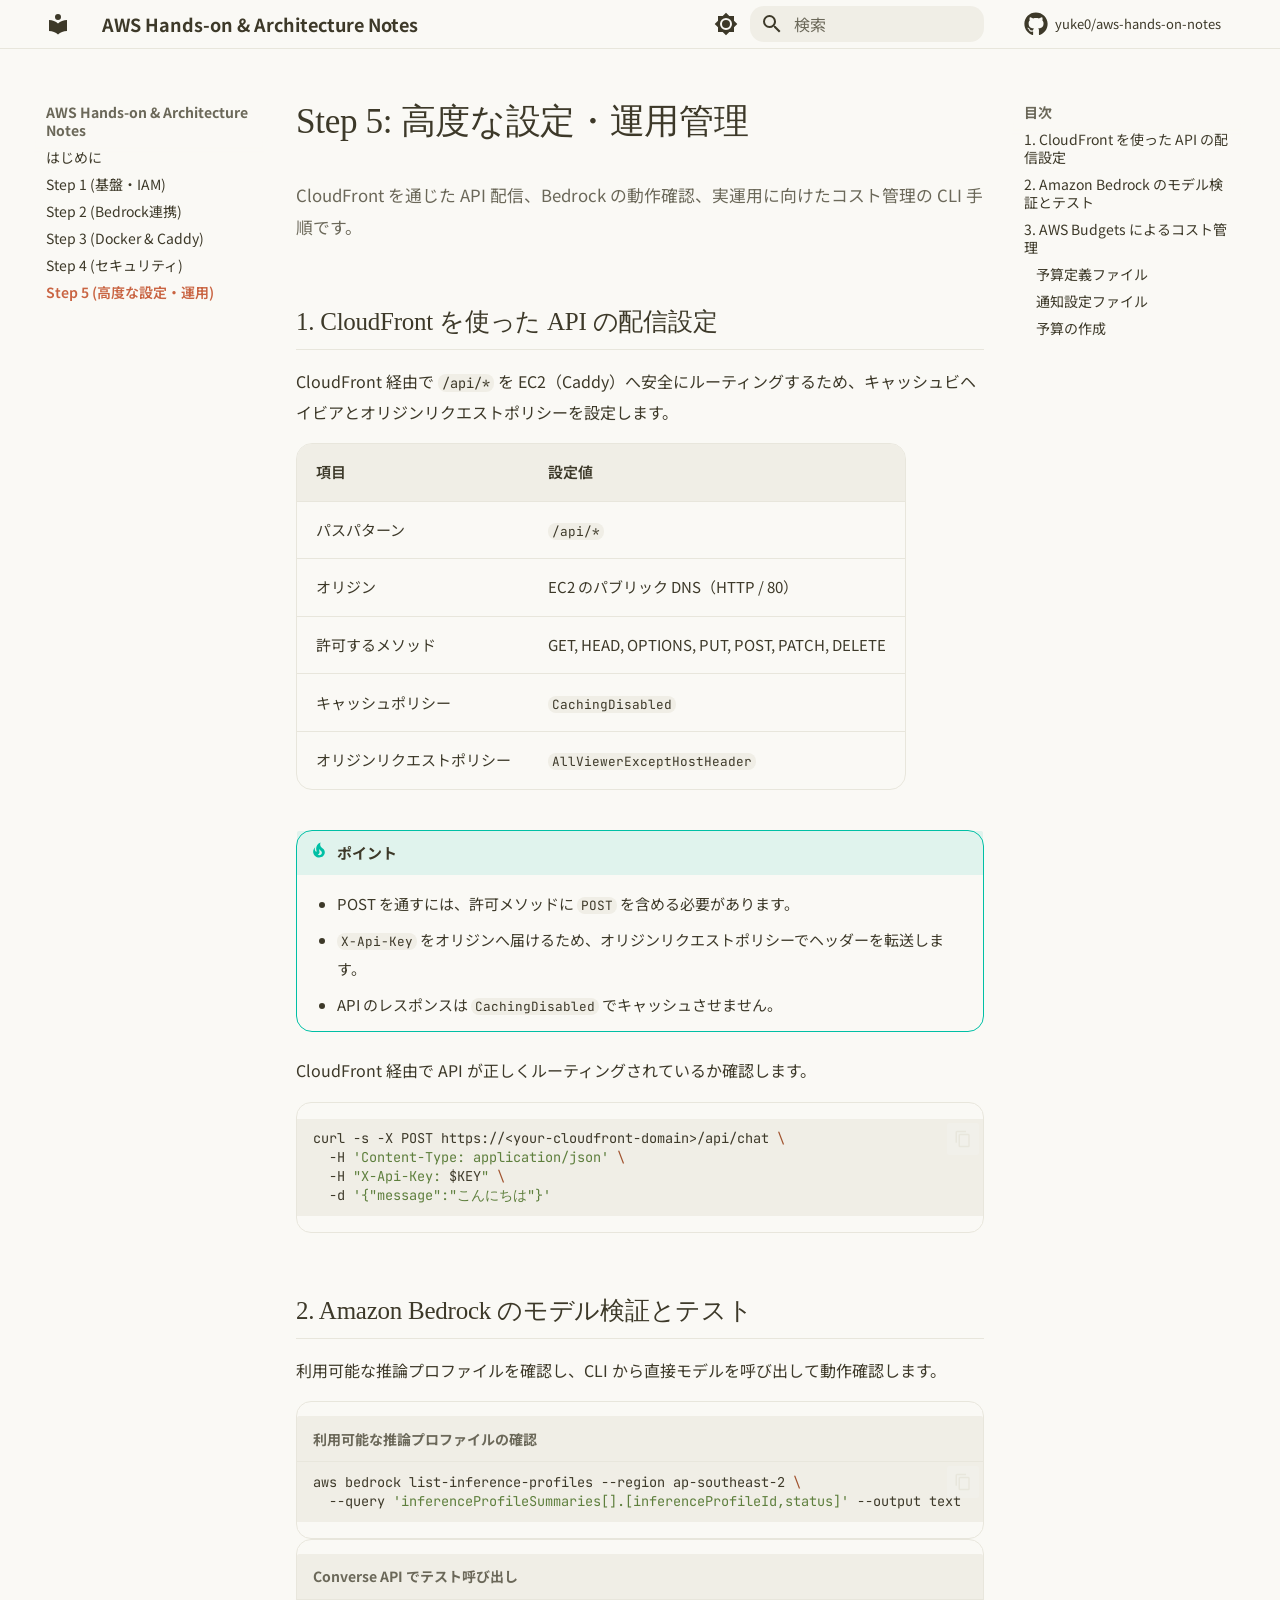
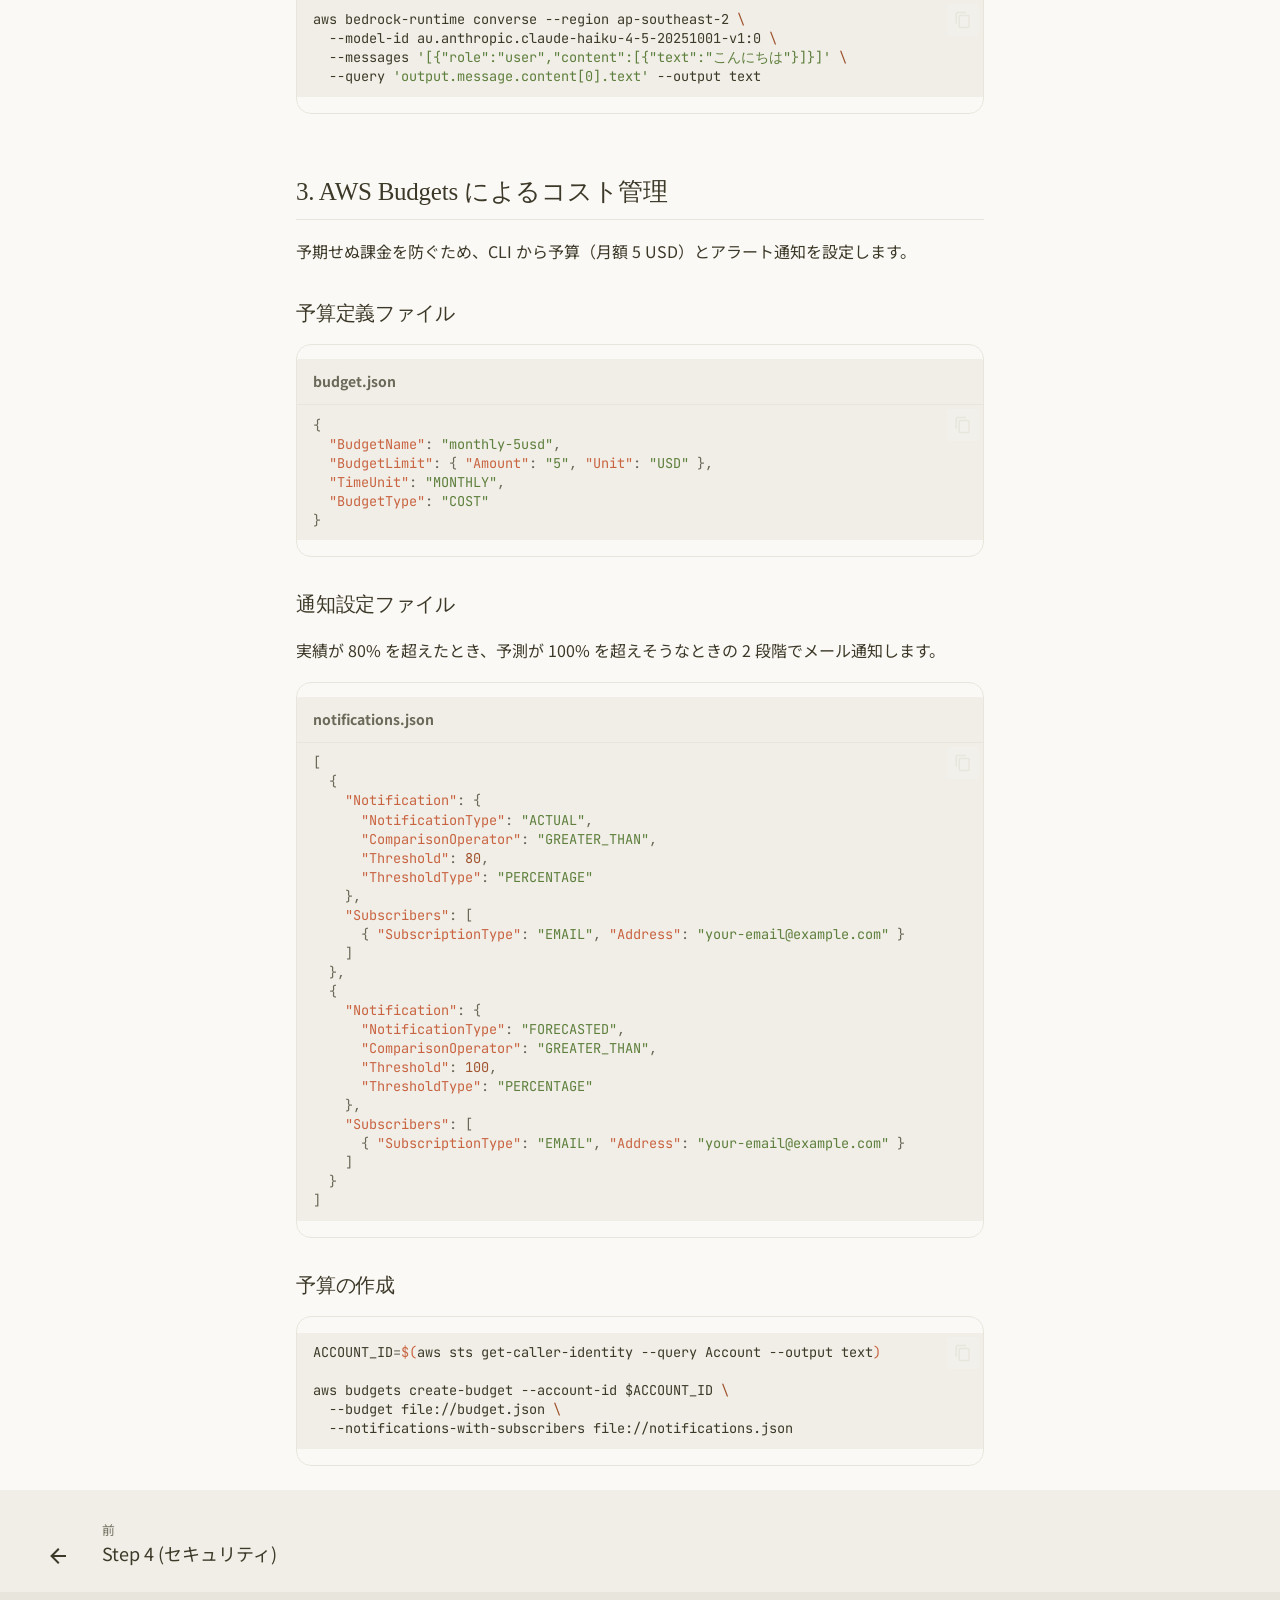
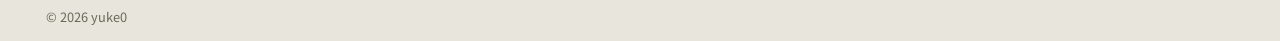
<file: step5-advanced/index.html>
<!doctype html>
<html lang="ja" class="no-js">
  <head>
    
      <meta charset="utf-8">
      <meta name="viewport" content="width=device-width,initial-scale=1">
      
        <meta name="description" content="AWS (Sydney) 上の FastAPI + Bedrock + Docker/Caddy + CloudFront ハンズオン手順書">
      
      
      
        <link rel="canonical" href="https://yuke0.github.io/aws-hands-on-notes/step5-advanced/">
      
      
        <link rel="prev" href="../step4-security/">
      
      
      
        
      
      
      <link rel="icon" href="../assets/images/favicon.png">
      <meta name="generator" content="mkdocs-1.6.1, mkdocs-material-9.8.0">
    
    
      
        <title>Step 5 (高度な設定・運用) - AWS Hands-on & Architecture Notes</title>
      
    
    
      <link rel="stylesheet" href="../assets/stylesheets/main.57a0d79d.min.css">
      
        
        <link rel="stylesheet" href="../assets/stylesheets/palette.fb2fffe2.min.css">
      
      


    
    
      
    
    
      
        
        
        <link rel="preconnect" href="https://fonts.gstatic.com" crossorigin>
        <link rel="stylesheet" href="https://fonts.googleapis.com/css?family=Noto+Sans+JP:300,300i,400,400i,700,700i%7CJetBrains+Mono:400,400i,700,700i&display=fallback">
        <style>:root{--md-text-font:"Noto Sans JP";--md-code-font:"JetBrains Mono"}</style>
      
    
    
      <link rel="stylesheet" href="../stylesheets/extra.css">
    
    <script>__md_scope=new URL("..",location),__md_hash=e=>[...e].reduce(((e,_)=>(e<<5)-e+_.charCodeAt(0)),0),__md_get=(e,_=localStorage,t=__md_scope)=>JSON.parse(_.getItem(t.pathname+"."+e)),__md_set=(e,_,t=localStorage,a=__md_scope)=>{try{t.setItem(a.pathname+"."+e,JSON.stringify(_))}catch(e){}}</script>
    
      

    
    
  </head>
  
  
    
    
      
    
    
    
    
    <body dir="ltr" data-md-color-scheme="default" data-md-color-primary="custom" data-md-color-accent="custom">
  
    
    <input class="md-toggle" data-md-toggle="drawer" type="checkbox" id="__drawer" autocomplete="off">
    <input class="md-toggle" data-md-toggle="search" type="checkbox" id="__search" autocomplete="off">
    <label class="md-overlay" for="__drawer"></label>
    <div data-md-component="skip">
      
        
        <a href="#step-5-高度な設定運用管理" class="md-skip">
          コンテンツにスキップ
        </a>
      
    </div>
    <div data-md-component="announce">
      
    </div>
    
    
      

  

<header class="md-header md-header--shadow" data-md-component="header">
  <nav class="md-header__inner md-grid" aria-label="ヘッダー">
    <a href=".." title="AWS Hands-on &amp; Architecture Notes" class="md-header__button md-logo" aria-label="AWS Hands-on & Architecture Notes" data-md-component="logo">
      
  
  <svg xmlns="http://www.w3.org/2000/svg" viewBox="0 0 24 24"><path d="M12 8a3 3 0 0 0 3-3 3 3 0 0 0-3-3 3 3 0 0 0-3 3 3 3 0 0 0 3 3m0 3.54C9.64 9.35 6.5 8 3 8v11c3.5 0 6.64 1.35 9 3.54 2.36-2.19 5.5-3.54 9-3.54V8c-3.5 0-6.64 1.35-9 3.54"/></svg>

    </a>
    <label class="md-header__button md-icon" for="__drawer">
      
      <svg xmlns="http://www.w3.org/2000/svg" viewBox="0 0 24 24"><path d="M3 6h18v2H3zm0 5h18v2H3zm0 5h18v2H3z"/></svg>
    </label>
    <div class="md-header__title" data-md-component="header-title">
      <div class="md-header__ellipsis">
        <div class="md-header__topic">
          <span class="md-ellipsis">
            AWS Hands-on & Architecture Notes
          </span>
        </div>
        <div class="md-header__topic" data-md-component="header-topic">
          <span class="md-ellipsis">
            
              Step 5 (高度な設定・運用)
            
          </span>
        </div>
      </div>
    </div>
    
      
        <form class="md-header__option" data-md-component="palette">
  
    
    
    
    <input class="md-option" data-md-color-media="(prefers-color-scheme: light)" data-md-color-scheme="default" data-md-color-primary="custom" data-md-color-accent="custom"  aria-label="ダークモードに切り替え"  type="radio" name="__palette" id="__palette_0">
    
      <label class="md-header__button md-icon" title="ダークモードに切り替え" for="__palette_1" hidden>
        <svg xmlns="http://www.w3.org/2000/svg" viewBox="0 0 24 24"><path d="M12 8a4 4 0 0 0-4 4 4 4 0 0 0 4 4 4 4 0 0 0 4-4 4 4 0 0 0-4-4m0 10a6 6 0 0 1-6-6 6 6 0 0 1 6-6 6 6 0 0 1 6 6 6 6 0 0 1-6 6m8-9.31V4h-4.69L12 .69 8.69 4H4v4.69L.69 12 4 15.31V20h4.69L12 23.31 15.31 20H20v-4.69L23.31 12z"/></svg>
      </label>
    
  
    
    
    
    <input class="md-option" data-md-color-media="(prefers-color-scheme: dark)" data-md-color-scheme="slate" data-md-color-primary="custom" data-md-color-accent="custom"  aria-label="ライトモードに切り替え"  type="radio" name="__palette" id="__palette_1">
    
      <label class="md-header__button md-icon" title="ライトモードに切り替え" for="__palette_0" hidden>
        <svg xmlns="http://www.w3.org/2000/svg" viewBox="0 0 24 24"><path d="M12 18c-.89 0-1.74-.2-2.5-.55C11.56 16.5 13 14.42 13 12s-1.44-4.5-3.5-5.45C10.26 6.2 11.11 6 12 6a6 6 0 0 1 6 6 6 6 0 0 1-6 6m8-9.31V4h-4.69L12 .69 8.69 4H4v4.69L.69 12 4 15.31V20h4.69L12 23.31 15.31 20H20v-4.69L23.31 12z"/></svg>
      </label>
    
  
</form>
      
    
    
      <script>var palette=__md_get("__palette");if(palette&&palette.color){if("(prefers-color-scheme)"===palette.color.media){var media=matchMedia("(prefers-color-scheme: light)"),input=document.querySelector(media.matches?"[data-md-color-media='(prefers-color-scheme: light)']":"[data-md-color-media='(prefers-color-scheme: dark)']");palette.color.media=input.getAttribute("data-md-color-media"),palette.color.scheme=input.getAttribute("data-md-color-scheme"),palette.color.primary=input.getAttribute("data-md-color-primary"),palette.color.accent=input.getAttribute("data-md-color-accent")}for(var[key,value]of Object.entries(palette.color))document.body.setAttribute("data-md-color-"+key,value)}</script>
    
    
    
      
      
        <label class="md-header__button md-icon" for="__search">
          
          <svg xmlns="http://www.w3.org/2000/svg" viewBox="0 0 24 24"><path d="M9.5 3A6.5 6.5 0 0 1 16 9.5c0 1.61-.59 3.09-1.56 4.23l.27.27h.79l5 5-1.5 1.5-5-5v-.79l-.27-.27A6.52 6.52 0 0 1 9.5 16 6.5 6.5 0 0 1 3 9.5 6.5 6.5 0 0 1 9.5 3m0 2C7 5 5 7 5 9.5S7 14 9.5 14 14 12 14 9.5 12 5 9.5 5"/></svg>
        </label>
        <div class="md-search" data-md-component="search" role="dialog">
  <label class="md-search__overlay" for="__search"></label>
  <div class="md-search__inner" role="search">
    <form class="md-search__form" name="search">
      <input type="text" class="md-search__input" name="query" aria-label="検索" placeholder="検索" autocapitalize="off" autocorrect="off" autocomplete="off" spellcheck="false" data-md-component="search-query" required>
      <label class="md-search__icon md-icon" for="__search">
        
        <svg xmlns="http://www.w3.org/2000/svg" viewBox="0 0 24 24"><path d="M9.5 3A6.5 6.5 0 0 1 16 9.5c0 1.61-.59 3.09-1.56 4.23l.27.27h.79l5 5-1.5 1.5-5-5v-.79l-.27-.27A6.52 6.52 0 0 1 9.5 16 6.5 6.5 0 0 1 3 9.5 6.5 6.5 0 0 1 9.5 3m0 2C7 5 5 7 5 9.5S7 14 9.5 14 14 12 14 9.5 12 5 9.5 5"/></svg>
        
        <svg xmlns="http://www.w3.org/2000/svg" viewBox="0 0 24 24"><path d="M20 11v2H8l5.5 5.5-1.42 1.42L4.16 12l7.92-7.92L13.5 5.5 8 11z"/></svg>
      </label>
      <nav class="md-search__options" aria-label="検索">
        
        <button type="reset" class="md-search__icon md-icon" title="クリア" aria-label="クリア" tabindex="-1">
          
          <svg xmlns="http://www.w3.org/2000/svg" viewBox="0 0 24 24"><path d="M19 6.41 17.59 5 12 10.59 6.41 5 5 6.41 10.59 12 5 17.59 6.41 19 12 13.41 17.59 19 19 17.59 13.41 12z"/></svg>
        </button>
      </nav>
      
        <div class="md-search__suggest" data-md-component="search-suggest"></div>
      
    </form>
    <div class="md-search__output">
      <div class="md-search__scrollwrap" tabindex="0" data-md-scrollfix>
        <div class="md-search-result" data-md-component="search-result">
          <div class="md-search-result__meta">
            検索を初期化
          </div>
          <ol class="md-search-result__list" role="presentation"></ol>
        </div>
      </div>
    </div>
  </div>
</div>
      
    
    
      <div class="md-header__source">
        <a href="https://github.com/yuke0/aws-hands-on-notes" title="リポジトリへ" class="md-source" data-md-component="source">
  <div class="md-source__icon md-icon">
    
    <svg xmlns="http://www.w3.org/2000/svg" viewBox="0 0 512 512"><!--! Font Awesome Free 7.1.0 by @fontawesome - https://fontawesome.com License - https://fontawesome.com/license/free (Icons: CC BY 4.0, Fonts: SIL OFL 1.1, Code: MIT License) Copyright 2025 Fonticons, Inc.--><path d="M173.9 397.4c0 2-2.3 3.6-5.2 3.6-3.3.3-5.6-1.3-5.6-3.6 0-2 2.3-3.6 5.2-3.6 3-.3 5.6 1.3 5.6 3.6m-31.1-4.5c-.7 2 1.3 4.3 4.3 4.9 2.6 1 5.6 0 6.2-2s-1.3-4.3-4.3-5.2c-2.6-.7-5.5.3-6.2 2.3m44.2-1.7c-2.9.7-4.9 2.6-4.6 4.9.3 2 2.9 3.3 5.9 2.6 2.9-.7 4.9-2.6 4.6-4.6-.3-1.9-3-3.2-5.9-2.9M252.8 8C114.1 8 8 113.3 8 252c0 110.9 69.8 205.8 169.5 239.2 12.8 2.3 17.3-5.6 17.3-12.1 0-6.2-.3-40.4-.3-61.4 0 0-70 15-84.7-29.8 0 0-11.4-29.1-27.8-36.6 0 0-22.9-15.7 1.6-15.4 0 0 24.9 2 38.6 25.8 21.9 38.6 58.6 27.5 72.9 20.9 2.3-16 8.8-27.1 16-33.7-55.9-6.2-112.3-14.3-112.3-110.5 0-27.5 7.6-41.3 23.6-58.9-2.6-6.5-11.1-33.3 2.6-67.9 20.9-6.5 69 27 69 27 20-5.6 41.5-8.5 62.8-8.5s42.8 2.9 62.8 8.5c0 0 48.1-33.6 69-27 13.7 34.7 5.2 61.4 2.6 67.9 16 17.7 25.8 31.5 25.8 58.9 0 96.5-58.9 104.2-114.8 110.5 9.2 7.9 17 22.9 17 46.4 0 33.7-.3 75.4-.3 83.6 0 6.5 4.6 14.4 17.3 12.1C436.2 457.8 504 362.9 504 252 504 113.3 391.5 8 252.8 8M105.2 352.9c-1.3 1-1 3.3.7 5.2 1.6 1.6 3.9 2.3 5.2 1 1.3-1 1-3.3-.7-5.2-1.6-1.6-3.9-2.3-5.2-1m-10.8-8.1c-.7 1.3.3 2.9 2.3 3.9 1.6 1 3.6.7 4.3-.7.7-1.3-.3-2.9-2.3-3.9-2-.6-3.6-.3-4.3.7m32.4 35.6c-1.6 1.3-1 4.3 1.3 6.2 2.3 2.3 5.2 2.6 6.5 1 1.3-1.3.7-4.3-1.3-6.2-2.2-2.3-5.2-2.6-6.5-1m-11.4-14.7c-1.6 1-1.6 3.6 0 5.9s4.3 3.3 5.6 2.3c1.6-1.3 1.6-3.9 0-6.2-1.4-2.3-4-3.3-5.6-2"/></svg>
  </div>
  <div class="md-source__repository">
    yuke0/aws-hands-on-notes
  </div>
</a>
      </div>
    
  </nav>
  
</header>
    
    <div class="md-container" data-md-component="container">
      
      
        
          
        
      
      <main class="md-main" data-md-component="main">
        <div class="md-main__inner md-grid">
          
            
              
              <div class="md-sidebar md-sidebar--primary" data-md-component="sidebar" data-md-type="navigation" >
                <div class="md-sidebar__scrollwrap">
                  <div class="md-sidebar__inner">
                    



<nav class="md-nav md-nav--primary" aria-label="ナビゲーション" data-md-level="0">
  <label class="md-nav__title" for="__drawer">
    <a href=".." title="AWS Hands-on &amp; Architecture Notes" class="md-nav__button md-logo" aria-label="AWS Hands-on & Architecture Notes" data-md-component="logo">
      
  
  <svg xmlns="http://www.w3.org/2000/svg" viewBox="0 0 24 24"><path d="M12 8a3 3 0 0 0 3-3 3 3 0 0 0-3-3 3 3 0 0 0-3 3 3 3 0 0 0 3 3m0 3.54C9.64 9.35 6.5 8 3 8v11c3.5 0 6.64 1.35 9 3.54 2.36-2.19 5.5-3.54 9-3.54V8c-3.5 0-6.64 1.35-9 3.54"/></svg>

    </a>
    AWS Hands-on & Architecture Notes
  </label>
  
    <div class="md-nav__source">
      <a href="https://github.com/yuke0/aws-hands-on-notes" title="リポジトリへ" class="md-source" data-md-component="source">
  <div class="md-source__icon md-icon">
    
    <svg xmlns="http://www.w3.org/2000/svg" viewBox="0 0 512 512"><!--! Font Awesome Free 7.1.0 by @fontawesome - https://fontawesome.com License - https://fontawesome.com/license/free (Icons: CC BY 4.0, Fonts: SIL OFL 1.1, Code: MIT License) Copyright 2025 Fonticons, Inc.--><path d="M173.9 397.4c0 2-2.3 3.6-5.2 3.6-3.3.3-5.6-1.3-5.6-3.6 0-2 2.3-3.6 5.2-3.6 3-.3 5.6 1.3 5.6 3.6m-31.1-4.5c-.7 2 1.3 4.3 4.3 4.9 2.6 1 5.6 0 6.2-2s-1.3-4.3-4.3-5.2c-2.6-.7-5.5.3-6.2 2.3m44.2-1.7c-2.9.7-4.9 2.6-4.6 4.9.3 2 2.9 3.3 5.9 2.6 2.9-.7 4.9-2.6 4.6-4.6-.3-1.9-3-3.2-5.9-2.9M252.8 8C114.1 8 8 113.3 8 252c0 110.9 69.8 205.8 169.5 239.2 12.8 2.3 17.3-5.6 17.3-12.1 0-6.2-.3-40.4-.3-61.4 0 0-70 15-84.7-29.8 0 0-11.4-29.1-27.8-36.6 0 0-22.9-15.7 1.6-15.4 0 0 24.9 2 38.6 25.8 21.9 38.6 58.6 27.5 72.9 20.9 2.3-16 8.8-27.1 16-33.7-55.9-6.2-112.3-14.3-112.3-110.5 0-27.5 7.6-41.3 23.6-58.9-2.6-6.5-11.1-33.3 2.6-67.9 20.9-6.5 69 27 69 27 20-5.6 41.5-8.5 62.8-8.5s42.8 2.9 62.8 8.5c0 0 48.1-33.6 69-27 13.7 34.7 5.2 61.4 2.6 67.9 16 17.7 25.8 31.5 25.8 58.9 0 96.5-58.9 104.2-114.8 110.5 9.2 7.9 17 22.9 17 46.4 0 33.7-.3 75.4-.3 83.6 0 6.5 4.6 14.4 17.3 12.1C436.2 457.8 504 362.9 504 252 504 113.3 391.5 8 252.8 8M105.2 352.9c-1.3 1-1 3.3.7 5.2 1.6 1.6 3.9 2.3 5.2 1 1.3-1 1-3.3-.7-5.2-1.6-1.6-3.9-2.3-5.2-1m-10.8-8.1c-.7 1.3.3 2.9 2.3 3.9 1.6 1 3.6.7 4.3-.7.7-1.3-.3-2.9-2.3-3.9-2-.6-3.6-.3-4.3.7m32.4 35.6c-1.6 1.3-1 4.3 1.3 6.2 2.3 2.3 5.2 2.6 6.5 1 1.3-1.3.7-4.3-1.3-6.2-2.2-2.3-5.2-2.6-6.5-1m-11.4-14.7c-1.6 1-1.6 3.6 0 5.9s4.3 3.3 5.6 2.3c1.6-1.3 1.6-3.9 0-6.2-1.4-2.3-4-3.3-5.6-2"/></svg>
  </div>
  <div class="md-source__repository">
    yuke0/aws-hands-on-notes
  </div>
</a>
    </div>
  
  <ul class="md-nav__list" data-md-scrollfix>
    
      
      
  
  
  
  
    <li class="md-nav__item">
      <a href=".." class="md-nav__link">
        
  
  
  <span class="md-ellipsis">
    
  
    はじめに
  

    
  </span>
  
  

      </a>
    </li>
  

    
      
      
  
  
  
  
    <li class="md-nav__item">
      <a href="../step1-infra/" class="md-nav__link">
        
  
  
  <span class="md-ellipsis">
    
  
    Step 1 (基盤・IAM)
  

    
  </span>
  
  

      </a>
    </li>
  

    
      
      
  
  
  
  
    <li class="md-nav__item">
      <a href="../step2-bedrock/" class="md-nav__link">
        
  
  
  <span class="md-ellipsis">
    
  
    Step 2 (Bedrock連携)
  

    
  </span>
  
  

      </a>
    </li>
  

    
      
      
  
  
  
  
    <li class="md-nav__item">
      <a href="../step3-docker-caddy/" class="md-nav__link">
        
  
  
  <span class="md-ellipsis">
    
  
    Step 3 (Docker & Caddy)
  

    
  </span>
  
  

      </a>
    </li>
  

    
      
      
  
  
  
  
    <li class="md-nav__item">
      <a href="../step4-security/" class="md-nav__link">
        
  
  
  <span class="md-ellipsis">
    
  
    Step 4 (セキュリティ)
  

    
  </span>
  
  

      </a>
    </li>
  

    
      
      
  
  
    
  
  
  
    <li class="md-nav__item md-nav__item--active">
      
      <input class="md-nav__toggle md-toggle" type="checkbox" id="__toc">
      
      
        
      
      
        <label class="md-nav__link md-nav__link--active" for="__toc">
          
  
  
  <span class="md-ellipsis">
    
  
    Step 5 (高度な設定・運用)
  

    
  </span>
  
  

          <span class="md-nav__icon md-icon"></span>
        </label>
      
      <a href="./" class="md-nav__link md-nav__link--active">
        
  
  
  <span class="md-ellipsis">
    
  
    Step 5 (高度な設定・運用)
  

    
  </span>
  
  

      </a>
      
        

<nav class="md-nav md-nav--secondary" aria-label="目次">
  
  
  
    
  
  
    <label class="md-nav__title" for="__toc">
      <span class="md-nav__icon md-icon"></span>
      目次
    </label>
    <ul class="md-nav__list" data-md-component="toc" data-md-scrollfix>
      
        <li class="md-nav__item">
  <a href="#1-cloudfront-を使った-api-の配信設定" class="md-nav__link">
    <span class="md-ellipsis">
      
        1. CloudFront を使った API の配信設定
      
    </span>
  </a>
  
</li>
      
        <li class="md-nav__item">
  <a href="#2-amazon-bedrock-のモデル検証とテスト" class="md-nav__link">
    <span class="md-ellipsis">
      
        2. Amazon Bedrock のモデル検証とテスト
      
    </span>
  </a>
  
</li>
      
        <li class="md-nav__item">
  <a href="#3-aws-budgets-によるコスト管理" class="md-nav__link">
    <span class="md-ellipsis">
      
        3. AWS Budgets によるコスト管理
      
    </span>
  </a>
  
    <nav class="md-nav" aria-label="3. AWS Budgets によるコスト管理">
      <ul class="md-nav__list">
        
          <li class="md-nav__item">
  <a href="#予算定義ファイル" class="md-nav__link">
    <span class="md-ellipsis">
      
        予算定義ファイル
      
    </span>
  </a>
  
</li>
        
          <li class="md-nav__item">
  <a href="#通知設定ファイル" class="md-nav__link">
    <span class="md-ellipsis">
      
        通知設定ファイル
      
    </span>
  </a>
  
</li>
        
          <li class="md-nav__item">
  <a href="#予算の作成" class="md-nav__link">
    <span class="md-ellipsis">
      
        予算の作成
      
    </span>
  </a>
  
</li>
        
      </ul>
    </nav>
  
</li>
      
    </ul>
  
</nav>
      
    </li>
  

    
  </ul>
</nav>
                  </div>
                </div>
              </div>
            
            
              
              <div class="md-sidebar md-sidebar--secondary" data-md-component="sidebar" data-md-type="toc" >
                <div class="md-sidebar__scrollwrap">
                  <div class="md-sidebar__inner">
                    

<nav class="md-nav md-nav--secondary" aria-label="目次">
  
  
  
    
  
  
    <label class="md-nav__title" for="__toc">
      <span class="md-nav__icon md-icon"></span>
      目次
    </label>
    <ul class="md-nav__list" data-md-component="toc" data-md-scrollfix>
      
        <li class="md-nav__item">
  <a href="#1-cloudfront-を使った-api-の配信設定" class="md-nav__link">
    <span class="md-ellipsis">
      
        1. CloudFront を使った API の配信設定
      
    </span>
  </a>
  
</li>
      
        <li class="md-nav__item">
  <a href="#2-amazon-bedrock-のモデル検証とテスト" class="md-nav__link">
    <span class="md-ellipsis">
      
        2. Amazon Bedrock のモデル検証とテスト
      
    </span>
  </a>
  
</li>
      
        <li class="md-nav__item">
  <a href="#3-aws-budgets-によるコスト管理" class="md-nav__link">
    <span class="md-ellipsis">
      
        3. AWS Budgets によるコスト管理
      
    </span>
  </a>
  
    <nav class="md-nav" aria-label="3. AWS Budgets によるコスト管理">
      <ul class="md-nav__list">
        
          <li class="md-nav__item">
  <a href="#予算定義ファイル" class="md-nav__link">
    <span class="md-ellipsis">
      
        予算定義ファイル
      
    </span>
  </a>
  
</li>
        
          <li class="md-nav__item">
  <a href="#通知設定ファイル" class="md-nav__link">
    <span class="md-ellipsis">
      
        通知設定ファイル
      
    </span>
  </a>
  
</li>
        
          <li class="md-nav__item">
  <a href="#予算の作成" class="md-nav__link">
    <span class="md-ellipsis">
      
        予算の作成
      
    </span>
  </a>
  
</li>
        
      </ul>
    </nav>
  
</li>
      
    </ul>
  
</nav>
                  </div>
                </div>
              </div>
            
          
          
            <div class="md-content" data-md-component="content">
              
              <article class="md-content__inner md-typeset">
                
                  


  
  


<h1 id="step-5-高度な設定運用管理">Step 5: 高度な設定・運用管理<a class="headerlink" href="#step-5-高度な設定運用管理" title="Permanent link">&para;</a></h1>
<p class="lead">CloudFront を通じた API 配信、Bedrock の動作確認、実運用に向けたコスト管理の CLI 手順です。</p>
<h2 id="1-cloudfront-を使った-api-の配信設定">1. CloudFront を使った API の配信設定<a class="headerlink" href="#1-cloudfront-を使った-api-の配信設定" title="Permanent link">&para;</a></h2>
<p>CloudFront 経由で <code>/api/*</code> を EC2（Caddy）へ安全にルーティングするため、キャッシュビヘイビアとオリジンリクエストポリシーを設定します。</p>
<table>
<thead>
<tr>
<th>項目</th>
<th>設定値</th>
</tr>
</thead>
<tbody>
<tr>
<td>パスパターン</td>
<td><code>/api/*</code></td>
</tr>
<tr>
<td>オリジン</td>
<td>EC2 のパブリック DNS（HTTP / 80）</td>
</tr>
<tr>
<td>許可するメソッド</td>
<td>GET, HEAD, OPTIONS, PUT, POST, PATCH, DELETE</td>
</tr>
<tr>
<td>キャッシュポリシー</td>
<td><code>CachingDisabled</code></td>
</tr>
<tr>
<td>オリジンリクエストポリシー</td>
<td><code>AllViewerExceptHostHeader</code></td>
</tr>
</tbody>
</table>
<div class="admonition tip">
<p class="admonition-title">ポイント</p>
<ul>
<li>POST を通すには、許可メソッドに <code>POST</code> を含める必要があります。</li>
<li><code>X-Api-Key</code> をオリジンへ届けるため、オリジンリクエストポリシーでヘッダーを転送します。</li>
<li>API のレスポンスは <code>CachingDisabled</code> でキャッシュさせません。</li>
</ul>
</div>
<p>CloudFront 経由で API が正しくルーティングされているか確認します。</p>
<div class="language-bash highlight"><pre><span></span><code><span id="__span-0-1"><a id="__codelineno-0-1" name="__codelineno-0-1" href="#__codelineno-0-1"></a>curl<span class="w"> </span>-s<span class="w"> </span>-X<span class="w"> </span>POST<span class="w"> </span>https://&lt;your-cloudfront-domain&gt;/api/chat<span class="w"> </span><span class="se">\</span>
</span><span id="__span-0-2"><a id="__codelineno-0-2" name="__codelineno-0-2" href="#__codelineno-0-2"></a><span class="w">  </span>-H<span class="w"> </span><span class="s1">'Content-Type: application/json'</span><span class="w"> </span><span class="se">\</span>
</span><span id="__span-0-3"><a id="__codelineno-0-3" name="__codelineno-0-3" href="#__codelineno-0-3"></a><span class="w">  </span>-H<span class="w"> </span><span class="s2">"X-Api-Key: </span><span class="nv">$KEY</span><span class="s2">"</span><span class="w"> </span><span class="se">\</span>
</span><span id="__span-0-4"><a id="__codelineno-0-4" name="__codelineno-0-4" href="#__codelineno-0-4"></a><span class="w">  </span>-d<span class="w"> </span><span class="s1">'{"message":"こんにちは"}'</span>
</span></code></pre></div>
<h2 id="2-amazon-bedrock-のモデル検証とテスト">2. Amazon Bedrock のモデル検証とテスト<a class="headerlink" href="#2-amazon-bedrock-のモデル検証とテスト" title="Permanent link">&para;</a></h2>
<p>利用可能な推論プロファイルを確認し、CLI から直接モデルを呼び出して動作確認します。</p>
<div class="language-bash highlight"><span class="filename">利用可能な推論プロファイルの確認</span><pre><span></span><code><span id="__span-1-1"><a id="__codelineno-1-1" name="__codelineno-1-1" href="#__codelineno-1-1"></a>aws<span class="w"> </span>bedrock<span class="w"> </span>list-inference-profiles<span class="w"> </span>--region<span class="w"> </span>ap-southeast-2<span class="w"> </span><span class="se">\</span>
</span><span id="__span-1-2"><a id="__codelineno-1-2" name="__codelineno-1-2" href="#__codelineno-1-2"></a><span class="w">  </span>--query<span class="w"> </span><span class="s1">'inferenceProfileSummaries[].[inferenceProfileId,status]'</span><span class="w"> </span>--output<span class="w"> </span>text
</span></code></pre></div>
<div class="language-bash highlight"><span class="filename">Converse API でテスト呼び出し</span><pre><span></span><code><span id="__span-2-1"><a id="__codelineno-2-1" name="__codelineno-2-1" href="#__codelineno-2-1"></a>aws<span class="w"> </span>bedrock-runtime<span class="w"> </span>converse<span class="w"> </span>--region<span class="w"> </span>ap-southeast-2<span class="w"> </span><span class="se">\</span>
</span><span id="__span-2-2"><a id="__codelineno-2-2" name="__codelineno-2-2" href="#__codelineno-2-2"></a><span class="w">  </span>--model-id<span class="w"> </span>au.anthropic.claude-haiku-4-5-20251001-v1:0<span class="w"> </span><span class="se">\</span>
</span><span id="__span-2-3"><a id="__codelineno-2-3" name="__codelineno-2-3" href="#__codelineno-2-3"></a><span class="w">  </span>--messages<span class="w"> </span><span class="s1">'[{"role":"user","content":[{"text":"こんにちは"}]}]'</span><span class="w"> </span><span class="se">\</span>
</span><span id="__span-2-4"><a id="__codelineno-2-4" name="__codelineno-2-4" href="#__codelineno-2-4"></a><span class="w">  </span>--query<span class="w"> </span><span class="s1">'output.message.content[0].text'</span><span class="w"> </span>--output<span class="w"> </span>text
</span></code></pre></div>
<h2 id="3-aws-budgets-によるコスト管理">3. AWS Budgets によるコスト管理<a class="headerlink" href="#3-aws-budgets-によるコスト管理" title="Permanent link">&para;</a></h2>
<p>予期せぬ課金を防ぐため、CLI から予算（月額 5 USD）とアラート通知を設定します。</p>
<h3 id="予算定義ファイル">予算定義ファイル<a class="headerlink" href="#予算定義ファイル" title="Permanent link">&para;</a></h3>
<div class="language-json highlight"><span class="filename">budget.json</span><pre><span></span><code><span id="__span-3-1"><a id="__codelineno-3-1" name="__codelineno-3-1" href="#__codelineno-3-1"></a><span class="p">{</span>
</span><span id="__span-3-2"><a id="__codelineno-3-2" name="__codelineno-3-2" href="#__codelineno-3-2"></a><span class="w">  </span><span class="nt">"BudgetName"</span><span class="p">:</span><span class="w"> </span><span class="s2">"monthly-5usd"</span><span class="p">,</span>
</span><span id="__span-3-3"><a id="__codelineno-3-3" name="__codelineno-3-3" href="#__codelineno-3-3"></a><span class="w">  </span><span class="nt">"BudgetLimit"</span><span class="p">:</span><span class="w"> </span><span class="p">{</span><span class="w"> </span><span class="nt">"Amount"</span><span class="p">:</span><span class="w"> </span><span class="s2">"5"</span><span class="p">,</span><span class="w"> </span><span class="nt">"Unit"</span><span class="p">:</span><span class="w"> </span><span class="s2">"USD"</span><span class="w"> </span><span class="p">},</span>
</span><span id="__span-3-4"><a id="__codelineno-3-4" name="__codelineno-3-4" href="#__codelineno-3-4"></a><span class="w">  </span><span class="nt">"TimeUnit"</span><span class="p">:</span><span class="w"> </span><span class="s2">"MONTHLY"</span><span class="p">,</span>
</span><span id="__span-3-5"><a id="__codelineno-3-5" name="__codelineno-3-5" href="#__codelineno-3-5"></a><span class="w">  </span><span class="nt">"BudgetType"</span><span class="p">:</span><span class="w"> </span><span class="s2">"COST"</span>
</span><span id="__span-3-6"><a id="__codelineno-3-6" name="__codelineno-3-6" href="#__codelineno-3-6"></a><span class="p">}</span>
</span></code></pre></div>
<h3 id="通知設定ファイル">通知設定ファイル<a class="headerlink" href="#通知設定ファイル" title="Permanent link">&para;</a></h3>
<p>実績が 80% を超えたとき、予測が 100% を超えそうなときの 2 段階でメール通知します。</p>
<div class="language-json highlight"><span class="filename">notifications.json</span><pre><span></span><code><span id="__span-4-1"><a id="__codelineno-4-1" name="__codelineno-4-1" href="#__codelineno-4-1"></a><span class="p">[</span>
</span><span id="__span-4-2"><a id="__codelineno-4-2" name="__codelineno-4-2" href="#__codelineno-4-2"></a><span class="w">  </span><span class="p">{</span>
</span><span id="__span-4-3"><a id="__codelineno-4-3" name="__codelineno-4-3" href="#__codelineno-4-3"></a><span class="w">    </span><span class="nt">"Notification"</span><span class="p">:</span><span class="w"> </span><span class="p">{</span>
</span><span id="__span-4-4"><a id="__codelineno-4-4" name="__codelineno-4-4" href="#__codelineno-4-4"></a><span class="w">      </span><span class="nt">"NotificationType"</span><span class="p">:</span><span class="w"> </span><span class="s2">"ACTUAL"</span><span class="p">,</span>
</span><span id="__span-4-5"><a id="__codelineno-4-5" name="__codelineno-4-5" href="#__codelineno-4-5"></a><span class="w">      </span><span class="nt">"ComparisonOperator"</span><span class="p">:</span><span class="w"> </span><span class="s2">"GREATER_THAN"</span><span class="p">,</span>
</span><span id="__span-4-6"><a id="__codelineno-4-6" name="__codelineno-4-6" href="#__codelineno-4-6"></a><span class="w">      </span><span class="nt">"Threshold"</span><span class="p">:</span><span class="w"> </span><span class="mi">80</span><span class="p">,</span>
</span><span id="__span-4-7"><a id="__codelineno-4-7" name="__codelineno-4-7" href="#__codelineno-4-7"></a><span class="w">      </span><span class="nt">"ThresholdType"</span><span class="p">:</span><span class="w"> </span><span class="s2">"PERCENTAGE"</span>
</span><span id="__span-4-8"><a id="__codelineno-4-8" name="__codelineno-4-8" href="#__codelineno-4-8"></a><span class="w">    </span><span class="p">},</span>
</span><span id="__span-4-9"><a id="__codelineno-4-9" name="__codelineno-4-9" href="#__codelineno-4-9"></a><span class="w">    </span><span class="nt">"Subscribers"</span><span class="p">:</span><span class="w"> </span><span class="p">[</span>
</span><span id="__span-4-10"><a id="__codelineno-4-10" name="__codelineno-4-10" href="#__codelineno-4-10"></a><span class="w">      </span><span class="p">{</span><span class="w"> </span><span class="nt">"SubscriptionType"</span><span class="p">:</span><span class="w"> </span><span class="s2">"EMAIL"</span><span class="p">,</span><span class="w"> </span><span class="nt">"Address"</span><span class="p">:</span><span class="w"> </span><span class="s2">"your-email@example.com"</span><span class="w"> </span><span class="p">}</span>
</span><span id="__span-4-11"><a id="__codelineno-4-11" name="__codelineno-4-11" href="#__codelineno-4-11"></a><span class="w">    </span><span class="p">]</span>
</span><span id="__span-4-12"><a id="__codelineno-4-12" name="__codelineno-4-12" href="#__codelineno-4-12"></a><span class="w">  </span><span class="p">},</span>
</span><span id="__span-4-13"><a id="__codelineno-4-13" name="__codelineno-4-13" href="#__codelineno-4-13"></a><span class="w">  </span><span class="p">{</span>
</span><span id="__span-4-14"><a id="__codelineno-4-14" name="__codelineno-4-14" href="#__codelineno-4-14"></a><span class="w">    </span><span class="nt">"Notification"</span><span class="p">:</span><span class="w"> </span><span class="p">{</span>
</span><span id="__span-4-15"><a id="__codelineno-4-15" name="__codelineno-4-15" href="#__codelineno-4-15"></a><span class="w">      </span><span class="nt">"NotificationType"</span><span class="p">:</span><span class="w"> </span><span class="s2">"FORECASTED"</span><span class="p">,</span>
</span><span id="__span-4-16"><a id="__codelineno-4-16" name="__codelineno-4-16" href="#__codelineno-4-16"></a><span class="w">      </span><span class="nt">"ComparisonOperator"</span><span class="p">:</span><span class="w"> </span><span class="s2">"GREATER_THAN"</span><span class="p">,</span>
</span><span id="__span-4-17"><a id="__codelineno-4-17" name="__codelineno-4-17" href="#__codelineno-4-17"></a><span class="w">      </span><span class="nt">"Threshold"</span><span class="p">:</span><span class="w"> </span><span class="mi">100</span><span class="p">,</span>
</span><span id="__span-4-18"><a id="__codelineno-4-18" name="__codelineno-4-18" href="#__codelineno-4-18"></a><span class="w">      </span><span class="nt">"ThresholdType"</span><span class="p">:</span><span class="w"> </span><span class="s2">"PERCENTAGE"</span>
</span><span id="__span-4-19"><a id="__codelineno-4-19" name="__codelineno-4-19" href="#__codelineno-4-19"></a><span class="w">    </span><span class="p">},</span>
</span><span id="__span-4-20"><a id="__codelineno-4-20" name="__codelineno-4-20" href="#__codelineno-4-20"></a><span class="w">    </span><span class="nt">"Subscribers"</span><span class="p">:</span><span class="w"> </span><span class="p">[</span>
</span><span id="__span-4-21"><a id="__codelineno-4-21" name="__codelineno-4-21" href="#__codelineno-4-21"></a><span class="w">      </span><span class="p">{</span><span class="w"> </span><span class="nt">"SubscriptionType"</span><span class="p">:</span><span class="w"> </span><span class="s2">"EMAIL"</span><span class="p">,</span><span class="w"> </span><span class="nt">"Address"</span><span class="p">:</span><span class="w"> </span><span class="s2">"your-email@example.com"</span><span class="w"> </span><span class="p">}</span>
</span><span id="__span-4-22"><a id="__codelineno-4-22" name="__codelineno-4-22" href="#__codelineno-4-22"></a><span class="w">    </span><span class="p">]</span>
</span><span id="__span-4-23"><a id="__codelineno-4-23" name="__codelineno-4-23" href="#__codelineno-4-23"></a><span class="w">  </span><span class="p">}</span>
</span><span id="__span-4-24"><a id="__codelineno-4-24" name="__codelineno-4-24" href="#__codelineno-4-24"></a><span class="p">]</span>
</span></code></pre></div>
<h3 id="予算の作成">予算の作成<a class="headerlink" href="#予算の作成" title="Permanent link">&para;</a></h3>
<div class="language-bash highlight"><pre><span></span><code><span id="__span-5-1"><a id="__codelineno-5-1" name="__codelineno-5-1" href="#__codelineno-5-1"></a><span class="nv">ACCOUNT_ID</span><span class="o">=</span><span class="k">$(</span>aws<span class="w"> </span>sts<span class="w"> </span>get-caller-identity<span class="w"> </span>--query<span class="w"> </span>Account<span class="w"> </span>--output<span class="w"> </span>text<span class="k">)</span>
</span><span id="__span-5-2"><a id="__codelineno-5-2" name="__codelineno-5-2" href="#__codelineno-5-2"></a>
</span><span id="__span-5-3"><a id="__codelineno-5-3" name="__codelineno-5-3" href="#__codelineno-5-3"></a>aws<span class="w"> </span>budgets<span class="w"> </span>create-budget<span class="w"> </span>--account-id<span class="w"> </span><span class="nv">$ACCOUNT_ID</span><span class="w"> </span><span class="se">\</span>
</span><span id="__span-5-4"><a id="__codelineno-5-4" name="__codelineno-5-4" href="#__codelineno-5-4"></a><span class="w">  </span>--budget<span class="w"> </span>file://budget.json<span class="w"> </span><span class="se">\</span>
</span><span id="__span-5-5"><a id="__codelineno-5-5" name="__codelineno-5-5" href="#__codelineno-5-5"></a><span class="w">  </span>--notifications-with-subscribers<span class="w"> </span>file://notifications.json
</span></code></pre></div>












                
              </article>
            </div>
          
          
  <script>var tabs=__md_get("__tabs");if(Array.isArray(tabs))e:for(var set of document.querySelectorAll(".tabbed-set")){var labels=set.querySelector(".tabbed-labels");for(var tab of tabs)for(var label of labels.getElementsByTagName("label"))if(label.innerText.trim()===tab){var input=document.getElementById(label.htmlFor);input.checked=!0;continue e}}</script>

<script>var target=document.getElementById(location.hash.slice(1));target&&target.name&&(target.checked=target.name.startsWith("__tabbed_"))</script>
        </div>
        
          <button type="button" class="md-top md-icon" data-md-component="top" hidden>
  
  <svg xmlns="http://www.w3.org/2000/svg" viewBox="0 0 24 24"><path d="M13 20h-2V8l-5.5 5.5-1.42-1.42L12 4.16l7.92 7.92-1.42 1.42L13 8z"/></svg>
  ページトップへ戻る
</button>
        
      </main>
      
        <footer class="md-footer">
  
    
      
      <nav class="md-footer__inner md-grid" aria-label="フッター" >
        
          
          <a href="../step4-security/" class="md-footer__link md-footer__link--prev" aria-label="前: Step 4 (セキュリティ)">
            <div class="md-footer__button md-icon">
              
              <svg xmlns="http://www.w3.org/2000/svg" viewBox="0 0 24 24"><path d="M20 11v2H8l5.5 5.5-1.42 1.42L4.16 12l7.92-7.92L13.5 5.5 8 11z"/></svg>
            </div>
            <div class="md-footer__title">
              <span class="md-footer__direction">
                前
              </span>
              <div class="md-ellipsis">
                Step 4 (セキュリティ)
              </div>
            </div>
          </a>
        
        
      </nav>
    
  
  <div class="md-footer-meta md-typeset">
    <div class="md-footer-meta__inner md-grid">
      <div class="md-copyright">
  
    <div class="md-copyright__highlight">
      © 2026 yuke0
    </div>
  
  
</div>
      
    </div>
  </div>
</footer>
      
    </div>
    <div class="md-dialog" data-md-component="dialog">
      <div class="md-dialog__inner md-typeset"></div>
    </div>
    
      <div class="md-progress" data-md-component="progress" role="progressbar"></div>
    
    
    
      
      
      <script id="__config" type="application/json">{"annotate": null, "base": "..", "features": ["navigation.instant", "navigation.instant.progress", "navigation.tracking", "navigation.top", "navigation.footer", "toc.follow", "search.highlight", "search.suggest", "content.code.copy", "content.tabs.link"], "search": "../assets/javascripts/workers/search.a7633da7.min.js", "tags": null, "translations": {"clipboard.copied": "\u30b3\u30d4\u30fc\u3057\u307e\u3057\u305f", "clipboard.copy": "\u30af\u30ea\u30c3\u30d7\u30dc\u30fc\u30c9\u3078\u30b3\u30d4\u30fc", "search.result.more.one": "\u3053\u306e\u30da\u30fc\u30b8\u5185\u306b\u3082\u30461\u4ef6\u898b\u3064\u304b\u308a\u307e\u3057\u305f", "search.result.more.other": "\u3053\u306e\u30da\u30fc\u30b8\u5185\u306b\u3042\u3068#\u4ef6\u898b\u3064\u304b\u308a\u307e\u3057\u305f", "search.result.none": "\u4f55\u3082\u898b\u3064\u304b\u308a\u307e\u305b\u3093\u3067\u3057\u305f", "search.result.one": "1\u4ef6\u898b\u3064\u304b\u308a\u307e\u3057\u305f", "search.result.other": "#\u4ef6\u898b\u3064\u304b\u308a\u307e\u3057\u305f", "search.result.placeholder": "\u691c\u7d22\u30ad\u30fc\u30ef\u30fc\u30c9\u3092\u5165\u529b\u3057\u3066\u304f\u3060\u3055\u3044", "search.result.term.missing": "\u691c\u7d22\u306b\u542b\u307e\u308c\u306a\u3044", "select.version": "\u30d0\u30fc\u30b8\u30e7\u30f3\u5207\u308a\u66ff\u3048"}, "version": null}</script>
    
    
      <script src="../assets/javascripts/bundle.c21346df.min.js"></script>
      
    
  </body>
</html>
</file>
<file: stylesheets/extra.css>
[data-md-color-scheme="default"] {
  --md-default-bg-color: #faf9f5;
  --md-default-fg-color: #3d3929;
  --md-default-fg-color--light: #6b6859;
  --md-default-fg-color--lighter: #a09d8f;
  --md-default-fg-color--lightest: #e8e6dc;
  --md-primary-fg-color: #faf9f5;
  --md-primary-bg-color: #3d3929;
  --md-primary-bg-color--light: #6b6859;
  --md-accent-fg-color: #c96442;
  --md-accent-fg-color--transparent: rgba(201, 100, 66, 0.1);
  --md-typeset-color: #3d3929;
  --md-typeset-a-color: #c96442;
  --md-code-bg-color: #f0eee6;
  --md-code-fg-color: #3d3929;
  --md-code-hl-keyword-color: #c96442;
  --md-code-hl-string-color: #5e7f3d;
  --md-code-hl-number-color: #a0522d;
  --md-code-hl-constant-color: #8a5a9e;
  --md-code-hl-function-color: #2f6f8f;
  --md-code-hl-special-color: #a0522d;
  --md-code-hl-name-color: #3d3929;
  --md-code-hl-variable-color: #3d3929;
  --md-code-hl-operator-color: #6b6859;
  --md-code-hl-punctuation-color: #6b6859;
  --md-code-hl-comment-color: #a09d8f;
  --md-code-hl-generic-color: #6b6859;
  --md-footer-bg-color: #f0eee6;
  --md-footer-bg-color--dark: #e8e6dc;
  --md-footer-fg-color: #3d3929;
  --md-footer-fg-color--light: #6b6859;
  --md-footer-fg-color--lighter: #a09d8f;
}

[data-md-color-scheme="slate"] {
  --md-default-bg-color: #262624;
  --md-default-fg-color: #e8e6dc;
  --md-default-fg-color--light: #b0aea5;
  --md-default-fg-color--lighter: #7c7a70;
  --md-default-fg-color--lightest: #3a3a37;
  --md-primary-fg-color: #262624;
  --md-primary-bg-color: #faf9f5;
  --md-primary-bg-color--light: #b0aea5;
  --md-accent-fg-color: #d97757;
  --md-accent-fg-color--transparent: rgba(217, 119, 87, 0.12);
  --md-typeset-color: #e8e6dc;
  --md-typeset-a-color: #d97757;
  --md-code-bg-color: #1f1e1d;
  --md-code-fg-color: #e8e6dc;
  --md-code-hl-keyword-color: #d97757;
  --md-code-hl-string-color: #a3c585;
  --md-code-hl-number-color: #e0a070;
  --md-code-hl-constant-color: #c9a0dc;
  --md-code-hl-function-color: #7fb8d6;
  --md-code-hl-special-color: #e0a070;
  --md-code-hl-name-color: #e8e6dc;
  --md-code-hl-variable-color: #e8e6dc;
  --md-code-hl-operator-color: #b0aea5;
  --md-code-hl-punctuation-color: #b0aea5;
  --md-code-hl-comment-color: #7c7a70;
  --md-code-hl-generic-color: #b0aea5;
  --md-footer-bg-color: #1f1e1d;
  --md-footer-bg-color--dark: #1a1918;
  --md-footer-fg-color: #e8e6dc;
  --md-footer-fg-color--light: #b0aea5;
  --md-footer-fg-color--lighter: #7c7a70;
}

.md-header {
  box-shadow: none;
  border-bottom: 1px solid var(--md-default-fg-color--lightest);
}
.md-header[data-md-state="shadow"] {
  box-shadow: none;
}
.md-tabs {
  border-bottom: 1px solid var(--md-default-fg-color--lightest);
}
.md-search__form {
  border-radius: 0.7rem;
  background-color: var(--md-code-bg-color);
}
.md-search__input::placeholder {
  color: var(--md-default-fg-color--light);
}

.md-typeset {
  font-size: 0.8rem;
  line-height: 1.9;
}
.md-typeset h1,
.md-typeset h2,
.md-typeset h3,
.md-typeset h4 {
  font-family: "Hiragino Mincho ProN", "Yu Mincho", "Noto Serif JP", Georgia, serif;
  font-weight: 500;
  color: var(--md-default-fg-color);
  letter-spacing: -0.01em;
}
.md-typeset h1 {
  font-size: 2.2em;
  margin: 0 0 1em;
}
.md-typeset h2 {
  margin-top: 2.4em;
  padding-bottom: 0.4em;
  border-bottom: 1px solid var(--md-default-fg-color--lightest);
}
.md-typeset .headerlink {
  color: var(--md-default-fg-color--lighter);
}
.md-typeset p.lead {
  font-size: 1.05em;
  color: var(--md-default-fg-color--light);
}
.md-typeset p.eyebrow {
  margin: 0 0 0.4rem;
  color: var(--md-accent-fg-color);
  font-size: 0.65rem;
  font-weight: 600;
  letter-spacing: 0.14em;
  text-transform: uppercase;
}

.md-nav__link--active,
.md-nav__item--active > .md-nav__link {
  color: var(--md-accent-fg-color);
  font-weight: 600;
}
.md-nav__link:hover {
  color: var(--md-accent-fg-color);
}

.md-typeset .highlight,
.md-typeset pre > code {
  border-radius: 0.75rem;
}
.md-typeset .highlight {
  border: 1px solid var(--md-default-fg-color--lightest);
  overflow: hidden;
}
.md-typeset .highlight pre > code {
  border-radius: 0;
}
.md-typeset .highlight .filename {
  background-color: var(--md-code-bg-color);
  border-bottom: 1px solid var(--md-default-fg-color--lightest);
  color: var(--md-default-fg-color--light);
  font-size: 0.7rem;
}
.md-typeset code {
  border-radius: 0.4rem;
}

.md-typeset .admonition,
.md-typeset details {
  border-radius: 0.8rem;
  box-shadow: none;
  border-width: 1px;
  font-size: 0.75rem;
}
.md-typeset .admonition-title,
.md-typeset summary {
  background-color: var(--md-accent-fg-color--transparent);
}

.md-typeset table:not([class]) {
  border: 1px solid var(--md-default-fg-color--lightest);
  border-radius: 0.8rem;
  box-shadow: none;
  overflow: hidden;
  font-size: 0.75rem;
}
.md-typeset table:not([class]) th {
  background-color: var(--md-code-bg-color);
  color: var(--md-default-fg-color);
  font-weight: 600;
}
.md-typeset table:not([class]) td,
.md-typeset table:not([class]) th {
  border-color: var(--md-default-fg-color--lightest);
}

.md-typeset .grid.cards > ul > li {
  border: 1px solid var(--md-default-fg-color--lightest);
  border-radius: 1rem;
  background-color: var(--md-default-bg-color);
  box-shadow: none;
  transition: border-color 0.2s, transform 0.2s;
}
.md-typeset .grid.cards > ul > li:hover {
  border-color: var(--md-accent-fg-color);
  box-shadow: none;
  transform: translateY(-2px);
}
.md-typeset .grid.cards > ul > li > hr {
  border-color: var(--md-default-fg-color--lightest);
}

.md-typeset .md-button {
  border-radius: 0.7rem;
  border-color: var(--md-default-fg-color--lighter);
  color: var(--md-default-fg-color);
  font-weight: 500;
}
.md-typeset .md-button:hover {
  border-color: var(--md-accent-fg-color);
  color: var(--md-accent-fg-color);
  background-color: transparent;
}
.md-typeset .md-button--primary {
  background-color: var(--md-accent-fg-color);
  border-color: var(--md-accent-fg-color);
  color: #ffffff;
}
.md-typeset .md-button--primary:hover {
  background-color: var(--md-accent-fg-color);
  border-color: var(--md-accent-fg-color);
  color: #ffffff;
  opacity: 0.88;
}

.md-typeset .mermaid {
  text-align: center;
  margin: 1.5em 0;
}

.md-footer-meta {
  border-top: 1px solid var(--md-default-fg-color--lightest);
}
.md-footer__link {
  border-radius: 0.6rem;
}
</file>
<file: assets/stylesheets/main.57a0d79d.min.css>
@charset "UTF-8";html{box-sizing:border-box;-webkit-text-size-adjust:none;-moz-text-size-adjust:none;text-size-adjust:none}*,:after,:before{box-sizing:inherit}@media(prefers-reduced-motion){*,:after,:before{transition:none!important}}body{margin:0;-webkit-font-smoothing:antialiased;-moz-osx-font-smoothing:grayscale;--md-text-font-family:var(--md-text-font, _),
    -apple-system, BlinkMacSystemFont, Helvetica, Arial, sans-serif;--md-code-font-family:var(--md-code-font, _),
    SFMono-Regular, Consolas, Menlo, monospace}.md-typeset code:not(.focus-visible),a,button,input,label{-webkit-tap-highlight-color:transparent}a{color:inherit;text-decoration:none}hr{box-sizing:initial;display:block;height:.05rem;padding:0;overflow:visible;border:0}small{font-size:80%}sub,sup{line-height:1em}img{border-style:none}table{border-spacing:0;border-collapse:initial}td,th{font-weight:400;vertical-align:top}button{padding:0;margin:0;font-family:inherit;font-size:inherit;background:#0000;border:0}input{border:0;outline:none}:root{--md-primary-fg-color:#4051b5;--md-primary-fg-color--light:#5d6cc0;--md-primary-fg-color--dark:#303fa1;--md-primary-bg-color:#fff;--md-primary-bg-color--light:#ffffffb3;--md-accent-fg-color:#526cfe;--md-accent-fg-color--transparent:#526cfe1a;--md-accent-bg-color:#fff;--md-accent-bg-color--light:#ffffffb3;--md-typeset-table-sort-icon:url("data:image/svg+xml;charset=utf-8,<svg xmlns='http://www.w3.org/2000/svg' viewBox='0 0 24 24'><path d='m18 21-4-4h3V7h-3l4-4 4 4h-3v10h3M2 19v-2h10v2M2 13v-2h7v2M2 7V5h4v2z'/></svg>");--md-typeset-table-sort-icon--asc:url("data:image/svg+xml;charset=utf-8,<svg xmlns='http://www.w3.org/2000/svg' viewBox='0 0 24 24'><path d='M19 17h3l-4 4-4-4h3V3h2M2 17h10v2H2M6 5v2H2V5m0 6h7v2H2z'/></svg>");--md-typeset-table-sort-icon--desc:url("data:image/svg+xml;charset=utf-8,<svg xmlns='http://www.w3.org/2000/svg' viewBox='0 0 24 24'><path d='M19 7h3l-4-4-4 4h3v14h2M2 17h10v2H2M6 5v2H2V5m0 6h7v2H2z'/></svg>")}[data-md-color-scheme=default]{color-scheme:light}[data-md-color-scheme=default] img[src$="#gh-dark-mode-only"],[data-md-color-scheme=default] img[src$="#only-dark"]{display:none}:root,[data-md-color-scheme=default]{--md-hue:225deg;--md-default-fg-color:#000000de;--md-default-fg-color--light:#0000008a;--md-default-fg-color--lighter:#00000052;--md-default-fg-color--lightest:#00000012;--md-default-bg-color:#fff;--md-default-bg-color--light:#ffffffb3;--md-default-bg-color--lighter:#ffffff4d;--md-default-bg-color--lightest:#ffffff1f;--md-code-fg-color:#36464e;--md-code-bg-color:#f5f5f5;--md-code-bg-color--light:#f5f5f5b3;--md-code-bg-color--lighter:#f5f5f54d;--md-code-hl-color:#4287ff;--md-code-hl-color--light:#4287ff1a;--md-code-hl-number-color:#d52a2a;--md-code-hl-special-color:#db1457;--md-code-hl-function-color:#a846b9;--md-code-hl-constant-color:#6e59d9;--md-code-hl-keyword-color:#3f6ec6;--md-code-hl-string-color:#1c7d4d;--md-code-hl-name-color:var(--md-code-fg-color);--md-code-hl-operator-color:var(--md-default-fg-color--light);--md-code-hl-punctuation-color:var(--md-default-fg-color--light);--md-code-hl-comment-color:var(--md-default-fg-color--light);--md-code-hl-generic-color:var(--md-default-fg-color--light);--md-code-hl-variable-color:var(--md-default-fg-color--light);--md-typeset-color:var(--md-default-fg-color);--md-typeset-a-color:var(--md-primary-fg-color);--md-typeset-del-color:#f5503d26;--md-typeset-ins-color:#0bd57026;--md-typeset-kbd-color:#fafafa;--md-typeset-kbd-accent-color:#fff;--md-typeset-kbd-border-color:#b8b8b8;--md-typeset-mark-color:#ffff0080;--md-typeset-table-color:#0000001f;--md-typeset-table-color--light:#00000009;--md-admonition-fg-color:var(--md-default-fg-color);--md-admonition-bg-color:var(--md-default-bg-color);--md-warning-fg-color:#000000de;--md-warning-bg-color:#ff9;--md-footer-fg-color:#fff;--md-footer-fg-color--light:#ffffffb3;--md-footer-fg-color--lighter:#ffffff73;--md-footer-bg-color:#000000de;--md-footer-bg-color--dark:#00000052;--md-shadow-z1:0 0.2rem 0.5rem #0000000d,
    0 0 0.05rem #0000001a;--md-shadow-z2:0 0.2rem 0.5rem #0000001a,
    0 0 0.05rem #00000040;--md-shadow-z3:0 0.2rem 0.5rem #0003,
    0 0 0.05rem #00000059}.md-icon svg{display:block;width:1.2rem;height:1.2rem;fill:currentcolor}aside,body,input{font-family:var(--md-text-font-family);font-feature-settings:"kern","liga";color:var(--md-typeset-color)}code,kbd,pre{font-family:var(--md-code-font-family);font-feature-settings:"kern"}.md-typeset{font-size:.8rem;line-height:1.6;overflow-wrap:break-word;-webkit-print-color-adjust:exact;color-adjust:exact}@media print{.md-typeset{font-size:.68rem}.md-typeset code,.md-typeset kbd,.md-typeset pre{white-space:pre-wrap}}.md-typeset blockquote,.md-typeset dl,.md-typeset figure,.md-typeset ol,.md-typeset pre,.md-typeset ul{margin-top:1em;margin-bottom:1em}.md-typeset h1{margin:0 0 1.25em;font-size:2em;line-height:1.3;color:var(--md-default-fg-color--light)}.md-typeset h1,.md-typeset h2{font-weight:300;letter-spacing:-.01em}.md-typeset h2{margin:1.6em 0 .64em;font-size:1.5625em;line-height:1.4}.md-typeset h3{margin:1.6em 0 .8em;font-size:1.25em;font-weight:400;line-height:1.5;letter-spacing:-.01em}.md-typeset h2+h3{margin-top:.8em}.md-typeset h4{margin:1em 0;font-weight:700;letter-spacing:-.01em}.md-typeset h5,.md-typeset h6{margin:1.25em 0;font-size:.8em;font-weight:700;color:var(--md-default-fg-color--light);letter-spacing:-.01em}.md-typeset h5{text-transform:uppercase}.md-typeset h5 code{text-transform:none}.md-typeset hr{display:flow-root;margin:1.5em 0;border-bottom:.05rem solid var(--md-default-fg-color--lightest)}.md-typeset a{color:var(--md-typeset-a-color);word-break:break-word}.md-typeset a,.md-typeset a:before{transition:color 125ms}.md-typeset a:focus,.md-typeset a:hover{color:var(--md-accent-fg-color)}.md-typeset a:focus code,.md-typeset a:hover code{color:var(--md-accent-fg-color);background-color:var(--md-accent-fg-color--transparent)}.md-typeset a code{color:var(--md-typeset-a-color)}.md-typeset a.focus-visible{outline-color:var(--md-accent-fg-color);outline-offset:.2rem}.md-typeset code,.md-typeset kbd,.md-typeset pre{font-variant-ligatures:none;color:var(--md-code-fg-color);direction:ltr;transition:background-color 125ms}.md-typeset code{padding:0 .2941176471em;font-size:.85em;word-break:break-word;background-color:var(--md-code-bg-color);border-radius:.1rem;-webkit-box-decoration-break:clone;box-decoration-break:clone;transition:color 125ms,background-color 125ms}.md-typeset code:not(.focus-visible){outline:none}.md-typeset pre{position:relative;display:flow-root;line-height:1.4}.md-typeset pre>code{display:block;padding:.7720588235em 1.1764705882em;margin:0;overflow:auto;word-break:normal;touch-action:auto;scrollbar-color:var(--md-default-fg-color--lighter) #0000;scrollbar-width:thin;outline-color:var(--md-accent-fg-color);box-shadow:none;-webkit-box-decoration-break:slice;box-decoration-break:slice}.md-typeset pre>code:hover{scrollbar-color:var(--md-accent-fg-color) #0000}.md-typeset pre>code::-webkit-scrollbar{width:.2rem;height:.2rem}.md-typeset pre>code::-webkit-scrollbar-thumb{background-color:var(--md-default-fg-color--lighter)}.md-typeset pre>code::-webkit-scrollbar-thumb:hover{background-color:var(--md-accent-fg-color)}.md-typeset kbd{display:inline-block;padding:0 .6666666667em;font-size:.75em;color:var(--md-default-fg-color);word-break:break-word;vertical-align:text-top;background-color:var(--md-typeset-kbd-color);border-radius:.1rem;box-shadow:0 .1rem 0 .05rem var(--md-typeset-kbd-border-color),0 .1rem 0 var(--md-typeset-kbd-border-color),0 -.1rem .2rem var(--md-typeset-kbd-accent-color) inset}.md-typeset mark{color:inherit;word-break:break-word;background-color:var(--md-typeset-mark-color);-webkit-box-decoration-break:clone;box-decoration-break:clone}.md-typeset abbr{text-decoration:none;cursor:help}.md-typeset [data-preview],.md-typeset abbr{border-bottom:.05rem dotted var(--md-default-fg-color--light)}.md-typeset small{opacity:.75}[dir=ltr] .md-typeset sub,[dir=ltr] .md-typeset sup{margin-left:.078125em}[dir=rtl] .md-typeset sub,[dir=rtl] .md-typeset sup{margin-right:.078125em}[dir=ltr] .md-typeset blockquote{padding-left:.6rem;border-left:.2rem solid var(--md-default-fg-color--lighter)}[dir=rtl] .md-typeset blockquote{padding-right:.6rem;border-right:.2rem solid var(--md-default-fg-color--lighter)}.md-typeset blockquote{margin-left:0;margin-right:0;color:var(--md-default-fg-color--light)}.md-typeset ul{list-style-type:disc}.md-typeset ul[type]{list-style-type:revert-layer}[dir=ltr] .md-typeset ol,[dir=ltr] .md-typeset ol li ol,[dir=ltr] .md-typeset ol li ul,[dir=ltr] .md-typeset ul,[dir=ltr] .md-typeset ul li ol,[dir=ltr] .md-typeset ul li ul{margin-left:.625em}[dir=rtl] .md-typeset ol,[dir=rtl] .md-typeset ol li ol,[dir=rtl] .md-typeset ol li ul,[dir=rtl] .md-typeset ul,[dir=rtl] .md-typeset ul li ol,[dir=rtl] .md-typeset ul li ul{margin-right:.625em}.md-typeset ol,.md-typeset ul{padding:0}.md-typeset ol:not([hidden]),.md-typeset ul:not([hidden]){display:flow-root}.md-typeset ol ol,.md-typeset ul ol{list-style-type:lower-alpha}.md-typeset ol ol ol,.md-typeset ul ol ol{list-style-type:lower-roman}.md-typeset ol ol ol ol,.md-typeset ul ol ol ol{list-style-type:upper-alpha}.md-typeset ol ol ol ol ol,.md-typeset ul ol ol ol ol{list-style-type:upper-roman}.md-typeset ol[type],.md-typeset ul[type]{list-style-type:revert-layer}[dir=ltr] .md-typeset ol li,[dir=ltr] .md-typeset ul li{margin-left:1.25em}[dir=rtl] .md-typeset ol li,[dir=rtl] .md-typeset ul li{margin-right:1.25em}.md-typeset ol li,.md-typeset ul li{margin-bottom:.5em}.md-typeset ol li blockquote,.md-typeset ol li p,.md-typeset ul li blockquote,.md-typeset ul li p{margin:.5em 0}.md-typeset ol li:last-child,.md-typeset ul li:last-child{margin-bottom:0}.md-typeset ol li ol,.md-typeset ol li ul,.md-typeset ul li ol,.md-typeset ul li ul{margin-top:.5em;margin-bottom:.5em}[dir=ltr] .md-typeset dd{margin-left:1.875em}[dir=rtl] .md-typeset dd{margin-right:1.875em}.md-typeset dd{margin-top:1em;margin-bottom:1.5em}.md-typeset img,.md-typeset svg,.md-typeset video{max-width:100%;height:auto}.md-typeset img[align=left]{margin:1em 1em 1em 0}.md-typeset img[align=right]{margin:1em 0 1em 1em}.md-typeset img[align]:only-child{margin-top:0}.md-typeset figure{display:flow-root;width:fit-content;max-width:100%;margin:1em auto;text-align:center}.md-typeset figure img{display:block;margin:0 auto}.md-typeset figcaption{max-width:24rem;margin:1em auto;font-style:italic}.md-typeset iframe{max-width:100%}.md-typeset table:not([class]){display:inline-block;max-width:100%;overflow:auto;font-size:.64rem;touch-action:auto;background-color:var(--md-default-bg-color);border:.05rem solid var(--md-typeset-table-color);border-radius:.1rem}@media print{.md-typeset table:not([class]){display:table}}.md-typeset table:not([class])+*{margin-top:1.5em}.md-typeset table:not([class]) td>:first-child,.md-typeset table:not([class]) th>:first-child{margin-top:0}.md-typeset table:not([class]) td>:last-child,.md-typeset table:not([class]) th>:last-child{margin-bottom:0}.md-typeset table:not([class]) td:not([align]),.md-typeset table:not([class]) th:not([align]){text-align:left}[dir=rtl] .md-typeset table:not([class]) td:not([align]),[dir=rtl] .md-typeset table:not([class]) th:not([align]){text-align:right}.md-typeset table:not([class]) th{min-width:5rem;padding:.9375em 1.25em;font-weight:700;vertical-align:top}.md-typeset table:not([class]) td{padding:.9375em 1.25em;vertical-align:top;border-top:.05rem solid var(--md-typeset-table-color)}.md-typeset table:not([class]) tbody tr{transition:background-color 125ms}.md-typeset table:not([class]) tbody tr:hover{background-color:var(--md-typeset-table-color--light);box-shadow:0 .05rem 0 var(--md-default-bg-color) inset}.md-typeset table:not([class]) a{word-break:normal}.md-typeset table th[role=columnheader]{cursor:pointer}[dir=ltr] .md-typeset table th[role=columnheader]:after{margin-left:.5em}[dir=rtl] .md-typeset table th[role=columnheader]:after{margin-right:.5em}.md-typeset table th[role=columnheader]:after{display:inline-block;width:1.2em;height:1.2em;vertical-align:text-bottom;content:"";-webkit-mask-image:var(--md-typeset-table-sort-icon);mask-image:var(--md-typeset-table-sort-icon);-webkit-mask-repeat:no-repeat;mask-repeat:no-repeat;-webkit-mask-size:contain;mask-size:contain;transition:background-color 125ms}.md-typeset table th[role=columnheader]:hover:after{background-color:var(--md-default-fg-color--lighter)}.md-typeset table th[role=columnheader][aria-sort=ascending]:after{background-color:var(--md-default-fg-color--light);-webkit-mask-image:var(--md-typeset-table-sort-icon--asc);mask-image:var(--md-typeset-table-sort-icon--asc)}.md-typeset table th[role=columnheader][aria-sort=descending]:after{background-color:var(--md-default-fg-color--light);-webkit-mask-image:var(--md-typeset-table-sort-icon--desc);mask-image:var(--md-typeset-table-sort-icon--desc)}.md-typeset__scrollwrap{margin:1em -.8rem;overflow-x:auto;touch-action:auto}.md-typeset__table{display:inline-block;padding:0 .8rem;margin-bottom:.5em}@media print{.md-typeset__table{display:block}}html .md-typeset__table table{display:table;width:100%;margin:0;overflow:hidden}@media screen and (max-width:44.984375em){.md-content__inner>pre{margin:1em -.8rem}.md-content__inner>pre code{border-radius:0}}.md-typeset .md-author{position:relative;display:block;flex-shrink:0;width:1.6rem;height:1.6rem;overflow:hidden;border-radius:100%;transition:color 125ms,transform 125ms}.md-typeset .md-author img{display:block}.md-typeset .md-author--more{font-size:.6rem;font-weight:700;line-height:1.6rem;color:var(--md-default-fg-color--lighter);text-align:center;background:var(--md-default-fg-color--lightest)}.md-typeset .md-author--long{width:2.4rem;height:2.4rem}.md-typeset a.md-author{transform:scale(1)}.md-typeset a.md-author img{filter:grayscale(100%) opacity(75%);border-radius:100%;transition:filter 125ms}.md-typeset a.md-author:focus,.md-typeset a.md-author:hover{z-index:1;transform:scale(1.1)}.md-typeset a.md-author:focus img,.md-typeset a.md-author:hover img{filter:grayscale(0)}.md-banner{overflow:auto;color:var(--md-footer-fg-color);background-color:var(--md-footer-bg-color)}@media print{.md-banner{display:none}}.md-banner--warning{color:var(--md-warning-fg-color);background-color:var(--md-warning-bg-color)}.md-banner__inner{padding:0 .8rem;margin:.6rem auto;font-size:.7rem}[dir=ltr] .md-banner__button{float:right}[dir=rtl] .md-banner__button{float:left}.md-banner__button{color:inherit;cursor:pointer;transition:opacity .25s}.no-js .md-banner__button{display:none}.md-banner__button:hover{opacity:.7}html{height:100%;overflow-x:hidden;font-size:125%}@media screen and (min-width:100em){html{font-size:137.5%}}@media screen and (min-width:125em){html{font-size:150%}}body{position:relative;display:flex;flex-direction:column;width:100%;min-height:100%;font-size:.5rem;background-color:var(--md-default-bg-color)}@media print{body{display:block}}@media screen and (max-width:59.984375em){body[data-md-scrolllock]{position:fixed}}.md-grid{max-width:61rem;margin-left:auto;margin-right:auto}.md-container{display:flex;flex-grow:1;flex-direction:column}@media print{.md-container{display:block}}.md-main{flex-grow:1}.md-main__inner{display:flex;height:100%;margin-top:1.5rem}.md-ellipsis{overflow:hidden;text-overflow:ellipsis}.md-toggle{display:none}.md-option{position:absolute;width:0;height:0;opacity:0}.md-option:checked+label:not([hidden]){display:block}.md-option.focus-visible+label{outline-style:auto;outline-color:var(--md-accent-fg-color)}.md-skip{position:fixed;z-index:-1;padding:.3rem .5rem;margin:.5rem;font-size:.64rem;color:var(--md-default-bg-color);background-color:var(--md-default-fg-color);border-radius:.1rem;outline-color:var(--md-accent-fg-color);opacity:0;transform:translateY(.4rem)}.md-skip:focus{z-index:10;opacity:1;transition:transform .25s cubic-bezier(.4,0,.2,1),opacity 175ms 75ms;transform:translateY(0)}@page{margin:25mm}:root{--md-clipboard-icon:url("data:image/svg+xml;charset=utf-8,<svg xmlns='http://www.w3.org/2000/svg' viewBox='0 0 24 24'><path d='M19 21H8V7h11m0-2H8a2 2 0 0 0-2 2v14a2 2 0 0 0 2 2h11a2 2 0 0 0 2-2V7a2 2 0 0 0-2-2m-3-4H4a2 2 0 0 0-2 2v14h2V3h12z'/></svg>");--md-code-select-icon:url("data:image/svg+xml;charset=utf-8,<svg xmlns='http://www.w3.org/2000/svg' viewBox='0 0 24 24'><path d='M19 19h-4v2h4c1.1 0 2-.9 2-2v-4h-2m0-12h-4v2h4v4h2V5c0-1.1-.9-2-2-2M5 5h4V3H5c-1.1 0-2 .9-2 2v4h2m0 6H3v4c0 1.1.9 2 2 2h4v-2H5zm2-4h2v2H7zm4 0h2v2h-2zm4 0h2v2h-2zM7 7h2v2H7zm4 0h2v2h-2zm4 0h2v2h-2zm-8 8h2v2H7zm4 0h2v2h-2zm4 0h2v2h-2z'/></svg>");--md-code-copy-icon:url("data:image/svg+xml;charset=utf-8,<svg xmlns='http://www.w3.org/2000/svg' viewBox='0 0 24 24'><path d='M19 21H8V7h11m0-2H8a2 2 0 0 0-2 2v14a2 2 0 0 0 2 2h11a2 2 0 0 0 2-2V7a2 2 0 0 0-2-2m-3-4H4a2 2 0 0 0-2 2v14h2V3h12z'/></svg>")}.md-clipboard{z-index:1;width:1.5em;height:1.5em;color:var(--md-default-fg-color--lightest);cursor:pointer;border-radius:.1rem;outline-color:var(--md-accent-fg-color);outline-offset:.1rem;transition:color .25s}@media print{.md-clipboard{display:none}}.md-clipboard:not(.focus-visible){outline:none;-webkit-tap-highlight-color:transparent}:hover>.md-clipboard{color:var(--md-default-fg-color--light)}.md-clipboard:focus,.md-clipboard:hover{color:var(--md-accent-fg-color)}.md-clipboard:after{display:block;width:1.125em;height:1.125em;margin:0 auto;content:"";background-color:currentcolor;-webkit-mask-image:var(--md-clipboard-icon);mask-image:var(--md-clipboard-icon);-webkit-mask-repeat:no-repeat;mask-repeat:no-repeat;-webkit-mask-position:center;mask-position:center;-webkit-mask-size:contain;mask-size:contain}.md-clipboard--inline{cursor:pointer}.md-clipboard--inline code{transition:color .25s,background-color .25s}.md-clipboard--inline:focus code,.md-clipboard--inline:hover code{color:var(--md-accent-fg-color);background-color:var(--md-accent-fg-color--transparent)}.md-typeset .md-code__content{display:grid}.md-code__nav{position:absolute;top:.25em;right:.25em;z-index:1;display:flex;gap:.2rem;padding:.2rem;background-color:var(--md-code-bg-color--lighter);border-radius:.1rem;transition:background-color .25s}:hover>.md-code__nav{background-color:var(--md-code-bg-color--light)}.md-code__button{display:block;width:1.5em;height:1.5em;color:var(--md-default-fg-color--lightest);cursor:pointer;outline-color:var(--md-accent-fg-color);outline-offset:.1rem;transition:color .25s}:hover>*>.md-code__button{color:var(--md-default-fg-color--light)}.md-code__button.focus-visible,.md-code__button:hover{color:var(--md-accent-fg-color)}.md-code__button--active{color:var(--md-default-fg-color)!important}.md-code__button:after{display:block;width:1.125em;height:1.125em;margin:0 auto;content:"";background-color:currentcolor;-webkit-mask-repeat:no-repeat;mask-repeat:no-repeat;-webkit-mask-position:center;mask-position:center;-webkit-mask-size:contain;mask-size:contain}.md-code__button[data-md-type=select]:after{-webkit-mask-image:var(--md-code-select-icon);mask-image:var(--md-code-select-icon)}.md-code__button[data-md-type=copy]:after{-webkit-mask-image:var(--md-code-copy-icon);mask-image:var(--md-code-copy-icon)}@keyframes consent{0%{opacity:0;transform:translateY(100%)}to{opacity:1;transform:translateY(0)}}@keyframes overlay{0%{opacity:0}to{opacity:1}}.md-consent__overlay{position:fixed;top:0;z-index:5;width:100%;height:100%;background-color:#0000008a;-webkit-backdrop-filter:blur(.1rem);backdrop-filter:blur(.1rem);opacity:1;animation:overlay .25s both}.md-consent__inner{position:fixed;bottom:0;z-index:5;width:100%;max-height:100%;padding:0;overflow:auto;background-color:var(--md-default-bg-color);border:0;border-radius:.1rem;box-shadow:0 0 .2rem #0000001a,0 .2rem .4rem #0003;animation:consent .5s cubic-bezier(.1,.7,.1,1) both}.md-consent__form{padding:.8rem}.md-consent__settings{display:none;margin:1em 0}input:checked+.md-consent__settings{display:block}.md-consent__controls{margin-bottom:.8rem}.md-typeset .md-consent__controls .md-button{display:inline}@media screen and (max-width:44.984375em){.md-typeset .md-consent__controls .md-button{display:block;width:100%;margin-top:.4rem;text-align:center}}.md-consent label{cursor:pointer}.md-content{flex-grow:1;min-width:0}.md-content__inner{padding-top:.6rem;margin:0 .8rem 1.2rem}@media screen and (min-width:76.25em){[dir=ltr] .md-sidebar--primary:not([hidden])~.md-content>.md-content__inner,[dir=rtl] .md-sidebar--secondary:not([hidden])~.md-content>.md-content__inner{margin-left:1.2rem}[dir=ltr] .md-sidebar--secondary:not([hidden])~.md-content>.md-content__inner,[dir=rtl] .md-sidebar--primary:not([hidden])~.md-content>.md-content__inner{margin-right:1.2rem}}.md-content__inner:before{display:block;height:.4rem;content:""}.md-content__inner>:last-child{margin-bottom:0}[dir=ltr] .md-content__button{float:right;margin-left:.4rem}[dir=rtl] .md-content__button{float:left;margin-right:.4rem}.md-content__button{padding:0;margin:.4rem 0}@media print{.md-content__button{display:none}}.md-typeset .md-content__button{color:var(--md-default-fg-color--lighter)}.md-content__button svg{display:inline;vertical-align:top}[dir=rtl] .md-content__button svg{transform:scaleX(-1)}[dir=ltr] .md-dialog{right:.8rem}[dir=rtl] .md-dialog{left:.8rem}.md-dialog{position:fixed;bottom:.8rem;z-index:4;min-width:11.1rem;padding:.4rem .6rem;pointer-events:none;background-color:var(--md-default-fg-color);border-radius:.1rem;box-shadow:var(--md-shadow-z3);opacity:0;transition:transform 0s .4s,opacity .4s;transform:translateY(100%)}@media print{.md-dialog{display:none}}.md-dialog--active{pointer-events:auto;opacity:1;transition:transform .4s cubic-bezier(.075,.85,.175,1),opacity .4s;transform:translateY(0)}.md-dialog__inner{font-size:.7rem;color:var(--md-default-bg-color)}.md-feedback{margin:2em 0 1em;text-align:center}.md-feedback fieldset{padding:0;margin:0;border:none}.md-feedback__title{margin:1em auto;font-weight:700}.md-feedback__inner{position:relative}.md-feedback__list{position:relative;display:flex;flex-wrap:wrap;place-content:baseline center}.md-feedback__list:hover .md-icon:not(:disabled){color:var(--md-default-fg-color--lighter)}:disabled .md-feedback__list{min-height:1.8rem}.md-feedback__icon{flex-shrink:0;margin:0 .1rem;color:var(--md-default-fg-color--light);cursor:pointer;transition:color 125ms}.md-feedback__icon:not(:disabled).md-icon:hover{color:var(--md-accent-fg-color)}.md-feedback__icon:disabled{color:var(--md-default-fg-color--lightest);pointer-events:none}.md-feedback__note{position:relative;opacity:0;transition:transform .4s cubic-bezier(.1,.7,.1,1),opacity .15s;transform:translateY(.4rem)}.md-feedback__note>*{max-width:16rem;margin:0 auto}:disabled .md-feedback__note{opacity:1;transform:translateY(0)}@media print{.md-feedback,.md-footer{display:none}}.md-footer{color:var(--md-footer-fg-color);background-color:var(--md-footer-bg-color)}.md-footer__inner{justify-content:space-between;padding:.2rem;overflow:auto}.md-footer__inner:not([hidden]){display:flex}.md-footer__link{display:flex;flex-grow:.01;align-items:end;max-width:100%;margin-top:1rem;margin-bottom:.4rem;overflow:hidden;outline-color:var(--md-accent-fg-color);transition:opacity .25s}.md-footer__link:focus,.md-footer__link:hover{opacity:.7}[dir=rtl] .md-footer__link svg{transform:scaleX(-1)}@media screen and (max-width:44.984375em){.md-footer__link--prev{flex-shrink:0}.md-footer__link--prev .md-footer__title{display:none}}[dir=ltr] .md-footer__link--next{margin-left:auto}.md-footer__link--next{text-align:right}[dir=rtl] .md-footer__link--next{margin-right:auto;text-align:left}.md-footer__title{flex-grow:1;max-width:calc(100% - 2.4rem);padding:0 1rem;margin-bottom:.7rem;font-size:.9rem;white-space:nowrap}.md-footer__button{padding:.4rem;margin:.2rem}.md-footer__direction{font-size:.64rem;opacity:.7}.md-footer-meta{background-color:var(--md-footer-bg-color--dark)}.md-footer-meta__inner{display:flex;flex-wrap:wrap;justify-content:space-between;padding:.2rem}html .md-footer-meta.md-typeset a{color:var(--md-footer-fg-color--light)}html .md-footer-meta.md-typeset a:focus,html .md-footer-meta.md-typeset a:hover{color:var(--md-footer-fg-color)}.md-copyright{width:100%;padding:.4rem 0;margin:auto .6rem;font-size:.64rem;color:var(--md-footer-fg-color--lighter)}.md-copyright__highlight{color:var(--md-footer-fg-color--light)}.md-social{display:inline-flex;gap:.2rem;padding:.2rem 0 .6rem;margin:0 .4rem}@media screen and (min-width:45em){.md-copyright{width:auto}.md-social{padding:.6rem 0}}.md-social__link{display:inline-block;width:1.6rem;height:1.6rem;text-align:center}.md-social__link:before{line-height:1.9}.md-social__link svg{max-height:.8rem;vertical-align:-25%;fill:currentcolor}.md-typeset .md-button{display:inline-block;padding:.625em 2em;font-weight:700;color:var(--md-primary-fg-color);cursor:pointer;border:.1rem solid;border-radius:.1rem;transition:color 125ms,background-color 125ms,border-color 125ms}.md-typeset .md-button--primary{color:var(--md-primary-bg-color);background-color:var(--md-primary-fg-color);border-color:var(--md-primary-fg-color)}.md-typeset .md-button:focus,.md-typeset .md-button:hover{color:var(--md-accent-bg-color);background-color:var(--md-accent-fg-color);border-color:var(--md-accent-fg-color)}[dir=ltr] .md-typeset .md-input,[dir=rtl] .md-typeset .md-input{border-top-left-radius:.1rem}[dir=ltr] .md-typeset .md-input,[dir=rtl] .md-typeset .md-input{border-top-right-radius:.1rem}.md-typeset .md-input{height:1.8rem;padding:0 .6rem;font-size:.8rem;border-bottom:.1rem solid var(--md-default-fg-color--lighter);box-shadow:var(--md-shadow-z1);transition:border .25s,box-shadow .25s}.md-typeset .md-input:focus,.md-typeset .md-input:hover{border-bottom-color:var(--md-accent-fg-color);box-shadow:var(--md-shadow-z2)}.md-typeset .md-input--stretch{width:100%}.md-header{position:sticky;left:0;right:0;top:0;z-index:4;display:block;color:var(--md-primary-bg-color);background-color:var(--md-primary-fg-color);box-shadow:0 0 .2rem #0000,0 .2rem .4rem #0000}@media print{.md-header{display:none}}.md-header[hidden]{transition:transform .25s cubic-bezier(.8,0,.6,1),box-shadow .25s;transform:translateY(-100%)}.md-header--shadow{box-shadow:0 0 .2rem #0000001a,0 .2rem .4rem #0003;transition:transform .25s cubic-bezier(.1,.7,.1,1),box-shadow .25s}.md-header__inner{display:flex;align-items:center;padding:0 .2rem}.md-header__button{position:relative;z-index:1;padding:.4rem;margin:.2rem;color:currentcolor;vertical-align:middle;cursor:pointer;outline-color:var(--md-accent-fg-color);transition:opacity .25s}.md-header__button:hover{opacity:.7}.md-header__button:not([hidden]){display:inline-block}.md-header__button:not(.focus-visible){outline:none;-webkit-tap-highlight-color:transparent}.md-header__button.md-logo{padding:.4rem;margin:.2rem}@media screen and (max-width:76.234375em){.md-header__button.md-logo{display:none}}.md-header__button.md-logo img,.md-header__button.md-logo svg{display:block;width:auto;height:1.2rem;fill:currentcolor}@media screen and (min-width:60em){.md-header__button[for=__search]{display:none}}.no-js .md-header__button[for=__search]{display:none}[dir=rtl] .md-header__button[for=__search] svg{transform:scaleX(-1)}@media screen and (min-width:76.25em){.md-header__button[for=__drawer]{display:none}}.md-header__topic{position:absolute;display:flex;max-width:100%;white-space:nowrap;transition:transform .4s cubic-bezier(.1,.7,.1,1),opacity .15s}.md-header__topic+.md-header__topic{z-index:-1;pointer-events:none;opacity:0;transition:transform .4s cubic-bezier(1,.7,.1,.1),opacity .15s;transform:translateX(1.25rem)}[dir=rtl] .md-header__topic+.md-header__topic{transform:translateX(-1.25rem)}.md-draft,.md-header__topic:first-child,.md-nav__title{font-weight:700}[dir=ltr] .md-header__title{margin-left:1rem;margin-right:.4rem}[dir=rtl] .md-header__title{margin-right:1rem;margin-left:.4rem}.md-header__title{flex-grow:1;height:2.4rem;font-size:.9rem;line-height:2.4rem}.md-header__title--active .md-header__topic{z-index:-1;pointer-events:none;opacity:0;transition:transform .4s cubic-bezier(1,.7,.1,.1),opacity .15s;transform:translateX(-1.25rem)}[dir=rtl] .md-header__title--active .md-header__topic{transform:translateX(1.25rem)}.md-header__title--active .md-header__topic+.md-header__topic{z-index:0;pointer-events:auto;opacity:1;transition:transform .4s cubic-bezier(.1,.7,.1,1),opacity .15s;transform:translateX(0)}.md-header__title>.md-header__ellipsis{position:relative;width:100%;height:100%}.md-header__option{display:flex;flex-shrink:0;max-width:100%;white-space:nowrap;transition:max-width 0s .25s,opacity .25s .25s}[data-md-toggle=search]:checked~.md-header .md-header__option{max-width:0;opacity:0;transition:max-width,opacity}.md-header__option>input{bottom:0}.md-header__source{display:none}@media screen and (min-width:60em){[dir=ltr] .md-header__source{margin-left:1rem}[dir=rtl] .md-header__source{margin-right:1rem}.md-header__source{display:block;width:11.7rem;max-width:11.7rem}}@media screen and (min-width:76.25em){[dir=ltr] .md-header__source{margin-left:1.4rem}[dir=rtl] .md-header__source{margin-right:1.4rem}}.md-meta{font-size:.7rem;line-height:1.3;color:var(--md-default-fg-color--light)}.md-meta__list{display:inline-flex;flex-wrap:wrap;padding:0;margin:0;list-style:none}.md-meta__item:not(:last-child):after{margin-left:.2rem;margin-right:.2rem;content:"·"}.md-meta__link{color:var(--md-typeset-a-color)}.md-meta__link:focus,.md-meta__link:hover{color:var(--md-accent-fg-color)}.md-draft{display:inline-block;padding-left:.5714285714em;padding-right:.5714285714em;color:#fff;background-color:#ff1744;border-radius:.125em}:root{--md-nav-icon--prev:url("data:image/svg+xml;charset=utf-8,<svg xmlns='http://www.w3.org/2000/svg' viewBox='0 0 24 24'><path d='M20 11v2H8l5.5 5.5-1.42 1.42L4.16 12l7.92-7.92L13.5 5.5 8 11z'/></svg>");--md-nav-icon--next:url("data:image/svg+xml;charset=utf-8,<svg xmlns='http://www.w3.org/2000/svg' viewBox='0 0 24 24'><path d='M8.59 16.58 13.17 12 8.59 7.41 10 6l6 6-6 6z'/></svg>");--md-toc-icon:url("data:image/svg+xml;charset=utf-8,<svg xmlns='http://www.w3.org/2000/svg' viewBox='0 0 24 24'><path d='M3 9h14V7H3zm0 4h14v-2H3zm0 4h14v-2H3zm16 0h2v-2h-2zm0-10v2h2V7zm0 6h2v-2h-2z'/></svg>");--md-path-icon:url("data:image/svg+xml;charset=utf-8,<svg xmlns='http://www.w3.org/2000/svg' viewBox='0 0 24 24'><path d='M8.59 16.58 13.17 12 8.59 7.41 10 6l6 6-6 6z'/></svg>");--md-post-pin-icon:url("data:image/svg+xml;charset=utf-8,<svg xmlns='http://www.w3.org/2000/svg' viewBox='0 0 24 24'><path d='M16 12V4h1V2H7v2h1v8l-2 2v2h5.2v6h1.6v-6H18v-2z'/></svg>");--md-progress-value:0;--md-progress-delay:400ms;--md-search-result-icon:url("data:image/svg+xml;charset=utf-8,<svg xmlns='http://www.w3.org/2000/svg' viewBox='0 0 24 24'><path d='M14 2H6a2 2 0 0 0-2 2v16a2 2 0 0 0 2 2h7c-.41-.25-.8-.56-1.14-.9-.33-.33-.61-.7-.86-1.1H6V4h7v5h5v1.18c.71.16 1.39.43 2 .82V8zm6.31 16.9c1.33-2.11.69-4.9-1.4-6.22-2.11-1.33-4.91-.68-6.22 1.4-1.34 2.11-.69 4.89 1.4 6.22 1.46.93 3.32.93 4.79.02L22 23.39 23.39 22zm-3.81.1a2.5 2.5 0 0 1-2.5-2.5 2.5 2.5 0 0 1 2.5-2.5 2.5 2.5 0 0 1 2.5 2.5 2.5 2.5 0 0 1-2.5 2.5'/></svg>")}.md-nav,.md-nav__link .md-typeset{font-size:.7rem;line-height:1.3}.md-nav__title{display:block;padding:0 .6rem;overflow:hidden;color:var(--md-default-fg-color--light);text-overflow:ellipsis}.md-nav__title .md-nav__button{display:none}.md-nav__title .md-nav__button img{width:auto;height:100%}.md-nav__title .md-nav__button.md-logo img,.md-nav__title .md-nav__button.md-logo svg{display:block;width:auto;max-width:100%;height:2.4rem;object-fit:contain;fill:currentcolor}.md-nav__list{padding:0;margin:0;list-style:none}.md-nav__link{display:flex;gap:.4rem;align-items:flex-start;margin-top:.625em;scroll-snap-align:start;transition:color 125ms}.md-nav__link--passed,.md-nav__link--passed code{color:var(--md-default-fg-color--light)}.md-nav__item .md-nav__link--active,.md-nav__item .md-nav__link--active code{color:var(--md-typeset-a-color)}.md-nav__link .md-ellipsis{position:relative}.md-nav__link .md-ellipsis code{word-break:normal}[dir=ltr] .md-nav__link .md-icon:last-child{margin-left:auto}[dir=rtl] .md-nav__link .md-icon:last-child{margin-right:auto}.md-nav__link svg{position:relative;flex-shrink:0;height:1.3em;fill:currentcolor}.md-nav__link[for]:focus,.md-nav__link[for]:hover,.md-nav__link[href]:focus,.md-nav__link[href]:hover{color:var(--md-accent-fg-color);cursor:pointer}.md-nav__link[for]:focus code,.md-nav__link[for]:hover code,.md-nav__link[href]:focus code,.md-nav__link[href]:hover code{color:var(--md-accent-fg-color);background-color:var(--md-accent-fg-color--transparent)}.md-nav__link.focus-visible,.md-pagination__link.focus-visible{outline-color:var(--md-accent-fg-color);outline-offset:.2rem}.md-nav--primary .md-nav__link[for=__toc]{display:none}.md-nav--primary .md-nav__link[for=__toc] .md-icon:after{display:block;width:100%;height:100%;background-color:currentcolor;-webkit-mask-image:var(--md-toc-icon);mask-image:var(--md-toc-icon)}.md-nav--primary .md-nav__link[for=__toc]~.md-nav,.md-nav__source{display:none}.md-nav__container>.md-nav__link{margin-top:0}.md-nav__container>.md-nav__link:first-child{flex-grow:1;min-width:0}.md-nav__icon{flex-shrink:0}@media screen and (max-width:76.234375em){.md-nav--primary,.md-nav--primary .md-nav{position:absolute;left:0;right:0;top:0;z-index:1;display:flex;flex-direction:column;height:100%;background-color:var(--md-default-bg-color)}.md-nav--primary .md-nav__item,.md-nav--primary .md-nav__title{font-size:.8rem;line-height:1.5}.md-nav--primary .md-nav__title{position:relative;height:5.6rem;padding:3rem .8rem .2rem;line-height:2.4rem;color:var(--md-default-fg-color--light);white-space:nowrap;cursor:pointer;background-color:var(--md-default-fg-color--lightest)}[dir=ltr] .md-nav--primary .md-nav__title .md-nav__icon{left:.4rem}[dir=rtl] .md-nav--primary .md-nav__title .md-nav__icon{right:.4rem}.md-nav--primary .md-nav__title .md-nav__icon{position:absolute;top:.4rem;display:block;width:1.2rem;height:1.2rem;margin:.2rem}.md-nav--primary .md-nav__title .md-nav__icon:after{display:block;width:100%;height:100%;content:"";background-color:currentcolor;-webkit-mask-image:var(--md-nav-icon--prev);mask-image:var(--md-nav-icon--prev);-webkit-mask-repeat:no-repeat;mask-repeat:no-repeat;-webkit-mask-position:center;mask-position:center;-webkit-mask-size:contain;mask-size:contain}.md-nav--primary .md-nav__title~.md-nav__list{overflow-y:auto;touch-action:pan-y;scroll-snap-type:y mandatory;background-color:var(--md-default-bg-color);box-shadow:0 .05rem 0 var(--md-default-fg-color--lightest) inset}.md-nav--primary .md-nav__title~.md-nav__list>:first-child{border-top:0}.md-nav--primary .md-nav__title[for=__drawer]{font-weight:700;color:var(--md-primary-bg-color);background-color:var(--md-primary-fg-color)}.md-nav--primary .md-nav__title .md-logo{position:absolute;left:.2rem;right:.2rem;top:.2rem;display:block;padding:.4rem;margin:.2rem}.md-nav--primary .md-nav__list{flex:1}.md-nav--primary .md-nav__item{border-top:.05rem solid var(--md-default-fg-color--lightest)}.md-nav--primary .md-nav__item--active>.md-nav__link{color:var(--md-typeset-a-color)}.md-nav--primary .md-nav__item--active>.md-nav__link:focus,.md-nav--primary .md-nav__item--active>.md-nav__link:hover{color:var(--md-accent-fg-color)}.md-nav--primary .md-nav__link{padding:.6rem .8rem;margin-top:0}.md-nav--primary .md-nav__link svg{margin-top:.1em}.md-nav--primary .md-nav__link>.md-nav__link{padding:0}[dir=ltr] .md-nav--primary .md-nav__link .md-nav__icon{margin-right:-.2rem}[dir=rtl] .md-nav--primary .md-nav__link .md-nav__icon{margin-left:-.2rem}.md-nav--primary .md-nav__link .md-nav__icon{width:1.2rem;height:1.2rem;font-size:1.2rem}.md-nav--primary .md-nav__link .md-nav__icon:after{display:block;width:100%;height:100%;content:"";background-color:currentcolor;-webkit-mask-image:var(--md-nav-icon--next);mask-image:var(--md-nav-icon--next);-webkit-mask-repeat:no-repeat;mask-repeat:no-repeat;-webkit-mask-position:center;mask-position:center;-webkit-mask-size:contain;mask-size:contain}[dir=rtl] .md-nav--primary .md-nav__icon:after{transform:scale(-1)}.md-nav--primary .md-nav--secondary .md-nav{position:static;background-color:initial}[dir=ltr] .md-nav--primary .md-nav--secondary .md-nav .md-nav__link{padding-left:1.4rem}[dir=rtl] .md-nav--primary .md-nav--secondary .md-nav .md-nav__link{padding-right:1.4rem}[dir=ltr] .md-nav--primary .md-nav--secondary .md-nav .md-nav .md-nav__link{padding-left:2rem}[dir=rtl] .md-nav--primary .md-nav--secondary .md-nav .md-nav .md-nav__link{padding-right:2rem}[dir=ltr] .md-nav--primary .md-nav--secondary .md-nav .md-nav .md-nav .md-nav__link{padding-left:2.6rem}[dir=rtl] .md-nav--primary .md-nav--secondary .md-nav .md-nav .md-nav .md-nav__link{padding-right:2.6rem}[dir=ltr] .md-nav--primary .md-nav--secondary .md-nav .md-nav .md-nav .md-nav .md-nav__link{padding-left:3.2rem}[dir=rtl] .md-nav--primary .md-nav--secondary .md-nav .md-nav .md-nav .md-nav .md-nav__link{padding-right:3.2rem}.md-nav--secondary{background-color:initial}.md-nav__toggle~.md-nav{display:flex;opacity:0;transition:transform .25s cubic-bezier(.8,0,.6,1),opacity 125ms 50ms;transform:translateX(100%)}[dir=rtl] .md-nav__toggle~.md-nav{transform:translateX(-100%)}.md-nav__toggle:checked~.md-nav{opacity:1;transition:transform .25s cubic-bezier(.4,0,.2,1),opacity 125ms 125ms;transform:translateX(0)}.md-nav__toggle:checked~.md-nav>.md-nav__list{backface-visibility:hidden}}@media screen and (max-width:59.984375em){.md-nav--primary .md-nav__link[for=__toc]{display:flex}.md-nav--primary .md-nav__link[for=__toc] .md-icon:after{content:""}.md-nav--primary .md-nav__link[for=__toc]+.md-nav__link{display:none}.md-nav--primary .md-nav__link[for=__toc]~.md-nav{display:flex}.md-nav__source{display:block;padding:0 .2rem;color:var(--md-primary-bg-color);background-color:var(--md-primary-fg-color--dark)}}@media screen and (min-width:60em) and (max-width:76.234375em){.md-nav--integrated .md-nav__link[for=__toc]{display:flex}.md-nav--integrated .md-nav__link[for=__toc] .md-icon:after{content:""}.md-nav--integrated .md-nav__link[for=__toc]+.md-nav__link{display:none}.md-nav--integrated .md-nav__link[for=__toc]~.md-nav{display:flex}}@media screen and (min-width:60em){.md-nav{margin-bottom:-.4rem}.md-nav--secondary .md-nav__title{position:sticky;top:0;z-index:1;background:var(--md-default-bg-color);box-shadow:0 0 .4rem .4rem var(--md-default-bg-color)}.md-nav--secondary .md-nav__title[for=__toc]{scroll-snap-align:start}.md-nav--secondary .md-nav__title .md-nav__icon{display:none}[dir=ltr] .md-nav--secondary .md-nav__list{padding-left:.6rem}[dir=rtl] .md-nav--secondary .md-nav__list{padding-right:.6rem}.md-nav--secondary .md-nav__list{padding-bottom:.4rem}[dir=ltr] .md-nav--secondary .md-nav__item>.md-nav__link{margin-right:.4rem}[dir=rtl] .md-nav--secondary .md-nav__item>.md-nav__link{margin-left:.4rem}}@media screen and (min-width:76.25em){.md-nav{margin-bottom:-.4rem;transition:max-height .25s cubic-bezier(.86,0,.07,1)}.md-nav--primary .md-nav__title{position:sticky;top:0;z-index:1;background:var(--md-default-bg-color);box-shadow:0 0 .4rem .4rem var(--md-default-bg-color)}.md-nav--primary .md-nav__title[for=__drawer]{scroll-snap-align:start}.md-nav--primary .md-nav__title .md-nav__icon{display:none}[dir=ltr] .md-nav--primary .md-nav__list{padding-left:.6rem}[dir=rtl] .md-nav--primary .md-nav__list{padding-right:.6rem}.md-nav--primary .md-nav__list{padding-bottom:.4rem}[dir=ltr] .md-nav--primary .md-nav__item>.md-nav__link{margin-right:.4rem}[dir=rtl] .md-nav--primary .md-nav__item>.md-nav__link{margin-left:.4rem}.md-nav__toggle~.md-nav{display:grid;grid-template-rows:minmax(.4rem,0fr);visibility:collapse;opacity:0;transition:grid-template-rows .25s cubic-bezier(.86,0,.07,1),opacity .25s,visibility 0s .25s}.md-nav__toggle~.md-nav>.md-nav__list{overflow:hidden}.md-nav__toggle.md-toggle--indeterminate~.md-nav,.md-nav__toggle:checked~.md-nav{grid-template-rows:minmax(.4rem,1fr);visibility:visible;opacity:1;transition:grid-template-rows .25s cubic-bezier(.86,0,.07,1),opacity .15s .1s,visibility}.md-nav__toggle.md-toggle--indeterminate~.md-nav{transition:none}.md-nav__item--nested>.md-nav>.md-nav__title{display:none}.md-nav__item--section{display:block;margin:1.25em 0}.md-nav__item--section:last-child{margin-bottom:0}.md-nav__item--section>.md-nav__link{font-weight:700}.md-nav--lifted>.md-nav__list>.md-nav__item>[for],.md-nav__item--section>.md-nav__link[for]{color:var(--md-default-fg-color--light)}.md-nav--lifted>.md-nav__list>.md-nav__item--active>.md-nav__link:not(.md-nav__container),.md-nav__item--section>.md-nav__link:not(.md-nav__container){pointer-events:none}.md-nav__item--section>.md-nav__link .md-icon,.md-nav__item--section>.md-nav__link>[for]{display:none}[dir=ltr] .md-nav__item--section>.md-nav{margin-left:-.6rem}[dir=rtl] .md-nav__item--section>.md-nav{margin-right:-.6rem}.md-nav__item--section>.md-nav{display:block;visibility:visible;opacity:1}.md-nav__item--section>.md-nav>.md-nav__list>.md-nav__item{padding:0}.md-nav__icon{width:.9rem;height:.9rem;border-radius:100%;transition:background-color .25s}.md-nav__icon:hover{background-color:var(--md-accent-fg-color--transparent)}.md-nav__icon:after{display:inline-block;width:100%;height:100%;vertical-align:-.1rem;content:"";background-color:currentcolor;border-radius:100%;-webkit-mask-image:var(--md-nav-icon--next);mask-image:var(--md-nav-icon--next);-webkit-mask-repeat:no-repeat;mask-repeat:no-repeat;-webkit-mask-position:center;mask-position:center;-webkit-mask-size:contain;mask-size:contain;transition:transform .25s}[dir=rtl] .md-nav__icon:after{transform:rotate(180deg)}.md-nav__item--nested .md-nav__toggle:checked~.md-nav__link .md-nav__icon:after,.md-nav__item--nested .md-toggle--indeterminate~.md-nav__link .md-nav__icon:after{transform:rotate(90deg)}.md-nav--lifted>.md-nav__list>.md-nav__item,.md-nav--lifted>.md-nav__title{display:none}.md-nav--lifted>.md-nav__list>.md-nav__item--active{display:block}.md-nav--lifted>.md-nav__list>.md-nav__item--active>.md-nav__link{position:sticky;top:0;z-index:1;margin-top:0;background:var(--md-default-bg-color);box-shadow:0 0 .4rem .4rem var(--md-default-bg-color)}.md-nav--lifted>.md-nav__list>.md-nav__item--active.md-nav__item--section{margin:0}[dir=ltr] .md-nav--lifted>.md-nav__list>.md-nav__item>.md-nav:not(.md-nav--secondary){margin-left:-.6rem}[dir=rtl] .md-nav--lifted>.md-nav__list>.md-nav__item>.md-nav:not(.md-nav--secondary){margin-right:-.6rem}.md-nav--lifted .md-nav[data-md-level="1"]{grid-template-rows:minmax(.4rem,1fr);visibility:visible;opacity:1}[dir=ltr] .md-nav--integrated>.md-nav__list>.md-nav__item--active .md-nav--secondary{border-left:.05rem solid var(--md-primary-fg-color)}[dir=rtl] .md-nav--integrated>.md-nav__list>.md-nav__item--active .md-nav--secondary{border-right:.05rem solid var(--md-primary-fg-color)}.md-nav--integrated>.md-nav__list>.md-nav__item--active .md-nav--secondary{display:block;margin-bottom:1.25em;visibility:visible;opacity:1}.md-nav--integrated>.md-nav__list>.md-nav__item--active .md-nav--secondary>.md-nav__list{padding-bottom:0;overflow:visible}.md-nav--integrated>.md-nav__list>.md-nav__item--active .md-nav--secondary>.md-nav__title{display:none}}.md-pagination{gap:.4rem;font-size:.8rem;font-weight:700}.md-pagination,.md-pagination>*{display:flex;align-items:center;justify-content:center}.md-pagination>*{min-width:1.8rem;height:1.8rem;text-align:center;border-radius:.2rem}.md-pagination__current{color:var(--md-default-fg-color--light);background-color:var(--md-default-fg-color--lightest)}.md-pagination__link{transition:color 125ms,background-color 125ms}.md-pagination__link:focus,.md-pagination__link:hover{color:var(--md-accent-fg-color);background-color:var(--md-accent-fg-color--transparent)}.md-pagination__link:focus svg,.md-pagination__link:hover svg{color:var(--md-accent-fg-color)}.md-pagination__link svg{display:block;width:1.2rem;max-height:100%;color:var(--md-default-fg-color--lighter);fill:currentcolor}.md-path{padding-top:1.2rem;margin:0 .8rem;overflow:auto;font-size:.7rem}.md-path:not([hidden]){display:block}@media screen and (min-width:76.25em){.md-path{margin:0 1.2rem}}.md-path__list{display:flex;gap:.2rem;align-items:center;padding:0;margin:0;list-style:none}.md-path__item:not(:first-child){display:inline-flex;gap:.2rem;white-space:nowrap}.md-path__item:not(:first-child):before{display:inline;width:.8rem;height:.8rem;content:"";background-color:var(--md-default-fg-color--lighter);-webkit-mask-image:var(--md-path-icon);mask-image:var(--md-path-icon)}.md-path__link{display:flex;align-items:center;color:var(--md-default-fg-color--light)}.md-path__link:focus,.md-path__link:hover,.md-post .md-post__meta a:focus,.md-post .md-post__meta a:hover{color:var(--md-accent-fg-color)}.md-post__back{padding-bottom:1.2rem;margin-bottom:1.2rem;border-bottom:.05rem solid var(--md-default-fg-color--lightest)}@media screen and (max-width:76.234375em){.md-post__back{display:none}}[dir=rtl] .md-post__back svg{transform:scaleX(-1)}.md-post__authors{display:flex;flex-direction:column;gap:.6rem;margin:0 .6rem 1.2rem}.md-post .md-post__meta a{transition:color 125ms}.md-post__title{font-weight:700;color:var(--md-default-fg-color--light)}.md-post--excerpt{margin-bottom:3.2rem}.md-post--excerpt .md-post__header{display:flex;gap:.6rem;align-items:center;min-height:1.6rem}.md-post--excerpt .md-post__authors{display:inline-flex;flex-direction:row;gap:.2rem;align-items:center;min-height:2.4rem;margin:0}[dir=ltr] .md-post--excerpt .md-post__meta .md-meta__list{margin-right:.4rem}[dir=rtl] .md-post--excerpt .md-post__meta .md-meta__list{margin-left:.4rem}.md-post--excerpt .md-post__content>:first-child{--md-scroll-margin:6rem;margin-top:0}.md-post>.md-nav--secondary{margin:1em 0}.md-pin{padding:.2rem;margin-top:-.05rem;background:var(--md-default-fg-color--lightest);border-radius:1rem}.md-pin:after{display:block;width:.6rem;height:.6rem;margin:0 auto;content:"";background-color:currentcolor;-webkit-mask-image:var(--md-post-pin-icon);mask-image:var(--md-post-pin-icon);-webkit-mask-repeat:no-repeat;mask-repeat:no-repeat;-webkit-mask-position:center;mask-position:center;-webkit-mask-size:contain;mask-size:contain}.md-profile{display:flex;gap:.6rem;align-items:center;width:100%;font-size:.7rem;line-height:1.4}.md-profile__description{flex-grow:1}.md-content--post{display:flex}.md-content--post>.md-content__inner{flex-grow:1;min-width:0}@media screen and (min-width:76.25em){[dir=ltr] .md-content--post>.md-content__inner{margin-left:1.2rem}[dir=rtl] .md-content--post>.md-content__inner{margin-right:1.2rem}}@media screen and (max-width:76.234375em){.md-content--post{flex-flow:column-reverse}.md-sidebar.md-sidebar--post{position:static;width:100%;padding:0}.md-sidebar.md-sidebar--post .md-sidebar__scrollwrap{overflow:visible}.md-sidebar.md-sidebar--post .md-sidebar__inner{padding:0}.md-sidebar.md-sidebar--post .md-post__meta{margin-left:.6rem;margin-right:.6rem}.md-sidebar.md-sidebar--post .md-nav__item{display:inline;border:none}.md-sidebar.md-sidebar--post .md-nav__list{display:inline-flex;flex-wrap:wrap;gap:.6rem;padding-top:.6rem;padding-bottom:.6rem}.md-sidebar.md-sidebar--post .md-nav__link{padding:0}.md-sidebar.md-sidebar--post .md-nav{position:static;height:auto;margin-bottom:0}}.md-progress{position:fixed;top:0;z-index:4;width:100%;height:.075rem;background:var(--md-primary-bg-color);opacity:min(clamp(0,var(--md-progress-value),1),clamp(0,100 - var(--md-progress-value),1));transition:transform .5s cubic-bezier(.19,1,.22,1),opacity .25s var(--md-progress-delay);transform:scaleX(calc(var(--md-progress-value) * 1%));transform-origin:left}.md-search{position:relative}.no-js .md-search{display:none}.md-search__overlay{z-index:1;opacity:0}@media screen and (max-width:59.984375em){[dir=ltr] .md-search__overlay{left:-2.2rem}[dir=rtl] .md-search__overlay{right:-2.2rem}.md-search__overlay{position:absolute;top:-1rem;width:2rem;height:2rem;overflow:hidden;pointer-events:none;background-color:var(--md-default-bg-color);border-radius:1rem;transition:transform .3s .1s,opacity .2s .2s;transform-origin:center}[data-md-toggle=search]:checked~.md-header .md-search__overlay{opacity:1;transition:transform .4s,opacity .1s}}@media screen and (min-width:60em){.md-search{padding:.2rem 0}[dir=ltr] .md-search__overlay{left:0}[dir=rtl] .md-search__overlay{right:0}.md-search__overlay{position:fixed;top:0;width:0;height:0;cursor:pointer;background-color:#0000008a;transition:width 0s .25s,height 0s .25s,opacity .25s}[data-md-toggle=search]:checked~.md-header .md-search__overlay{width:100%;height:200vh;opacity:1;transition:width,height,opacity .25s}}@media screen and (max-width:29.984375em){[data-md-toggle=search]:checked~.md-header .md-search__overlay{transform:scale(45)}}@media screen and (min-width:30em) and (max-width:44.984375em){[data-md-toggle=search]:checked~.md-header .md-search__overlay{transform:scale(60)}}@media screen and (min-width:45em) and (max-width:59.984375em){[data-md-toggle=search]:checked~.md-header .md-search__overlay{transform:scale(75)}}.md-search__inner,.md-search__scrollwrap,.md-sidebar__scrollwrap{backface-visibility:hidden}@media screen and (max-width:59.984375em){[dir=ltr] .md-search__inner{left:0}.md-search__inner{position:fixed;top:0;z-index:2;width:0;height:0;overflow:hidden;opacity:0;transition:width 0s .3s,height 0s .3s,transform .15s cubic-bezier(.4,0,.2,1) .15s,opacity .15s .15s;transform:translateX(5%)}[dir=rtl] .md-search__inner{right:0;transform:translateX(-5%)}[data-md-toggle=search]:checked~.md-header .md-search__inner{width:100%;height:100%;opacity:1;transition:width,height,transform .15s cubic-bezier(.1,.7,.1,1) .15s,opacity .15s .15s;transform:translateX(0)}}@media screen and (min-width:60em){[dir=ltr] .md-search__inner{float:right}[dir=rtl] .md-search__inner{float:left}.md-search__inner{position:relative;width:11.7rem;padding:.1rem 0;transition:width .25s cubic-bezier(.1,.7,.1,1)}}@media screen and (min-width:60em) and (max-width:76.234375em){[data-md-toggle=search]:checked~.md-header .md-search__inner{width:23.4rem}}@media screen and (min-width:76.25em){[data-md-toggle=search]:checked~.md-header .md-search__inner{width:34.4rem}}.md-search__form{position:relative;z-index:2;height:2.4rem;background-color:var(--md-default-bg-color);box-shadow:0 0 .6rem #0000;transition:color .25s,background-color .25s}@media screen and (min-width:60em){.md-search__form{height:1.8rem;background-color:#00000042;border-radius:.1rem}.md-search__form:hover{background-color:#ffffff1f}}[data-md-toggle=search]:checked~.md-header .md-search__form{color:var(--md-default-fg-color);background-color:var(--md-default-bg-color);border-radius:.1rem .1rem 0 0;box-shadow:0 0 .6rem #00000012}[dir=ltr] .md-search__input{padding-left:3.6rem;padding-right:2.2rem}[dir=rtl] .md-search__input{padding-right:3.6rem;padding-left:2.2rem}.md-search__input{position:relative;z-index:2;width:100%;height:100%;font-size:.9rem;text-overflow:ellipsis;background:#0000}.md-search__input::placeholder{transition:color .25s}.md-search__input::placeholder,.md-search__input~.md-search__icon{color:var(--md-default-fg-color--light)}.md-search__input::-ms-clear{display:none}@media screen and (max-width:59.984375em){.md-search__input{width:100%;height:2.4rem;font-size:.9rem}}.md-search__icon{display:inline-block;width:1.2rem;height:1.2rem;cursor:pointer;transition:color .25s,opacity .25s}.md-search__icon:hover{opacity:.7}[dir=ltr] .md-search__icon[for=__search]{left:.5rem}[dir=rtl] .md-search__icon[for=__search]{right:.5rem}.md-search__icon[for=__search]{position:absolute;top:.3rem;z-index:2}[dir=rtl] .md-search__icon[for=__search] svg{transform:scaleX(-1)}@media screen and (max-width:59.984375em){[dir=ltr] .md-search__icon[for=__search]{left:.8rem}[dir=rtl] .md-search__icon[for=__search]{right:.8rem}.md-search__icon[for=__search]{top:.6rem}.md-search__icon[for=__search] svg:first-child{display:none}}@media screen and (min-width:60em){[dir=ltr] .md-search__input{padding-left:2.2rem}[dir=rtl] .md-search__input{padding-right:2.2rem}.md-search__input{font-size:.8rem;color:inherit}.md-search__input::placeholder{color:var(--md-primary-bg-color--light)}.md-search__input+.md-search__icon{color:var(--md-primary-bg-color)}[data-md-toggle=search]:checked~.md-header .md-search__input{text-overflow:clip}[data-md-toggle=search]:checked~.md-header .md-search__input+.md-search__icon{color:var(--md-default-fg-color--light)}[data-md-toggle=search]:checked~.md-header .md-search__input::placeholder{color:#0000}.md-search__icon[for=__search]{pointer-events:none}.md-search__icon[for=__search] svg:last-child{display:none}}[dir=ltr] .md-search__options{right:.5rem}[dir=rtl] .md-search__options{left:.5rem}.md-search__options{position:absolute;top:.3rem;z-index:2;pointer-events:none}@media screen and (max-width:59.984375em){[dir=ltr] .md-search__options{right:.8rem}[dir=rtl] .md-search__options{left:.8rem}.md-search__options{top:.6rem}}[dir=ltr] .md-search__options>.md-icon{margin-left:.2rem}[dir=rtl] .md-search__options>.md-icon{margin-right:.2rem}.md-search__options>.md-icon{color:var(--md-default-fg-color--light);opacity:0;transition:transform .15s cubic-bezier(.1,.7,.1,1),opacity .15s;transform:scale(.75)}.md-search__options>.md-icon:not(.focus-visible){outline:none;-webkit-tap-highlight-color:transparent}[data-md-toggle=search]:checked~.md-header .md-search__input:valid~.md-search__options>.md-icon{pointer-events:auto;opacity:1;transform:scale(1)}[data-md-toggle=search]:checked~.md-header .md-search__input:valid~.md-search__options>.md-icon:hover{opacity:.7}[dir=ltr] .md-search__suggest{padding-left:3.6rem;padding-right:2.2rem}[dir=rtl] .md-search__suggest{padding-right:3.6rem;padding-left:2.2rem}.md-search__suggest{position:absolute;top:0;display:flex;align-items:center;width:100%;height:100%;font-size:.9rem;color:var(--md-default-fg-color--lighter);white-space:pre;opacity:0;transition:opacity 50ms}[data-md-toggle=search]:checked~.md-header .md-search__suggest{opacity:1;transition:opacity .3s .1s}[dir=ltr] .md-search__output,[dir=rtl] .md-search__output{border-bottom-left-radius:.1rem}[dir=ltr] .md-search__output,[dir=rtl] .md-search__output{border-bottom-right-radius:.1rem}.md-search__output{position:absolute;z-index:1;width:100%;overflow:hidden}@media screen and (max-width:59.984375em){.md-search__output{top:2.4rem;bottom:0}}.md-search__scrollwrap{height:100%;overflow-y:auto;touch-action:pan-y;background-color:var(--md-default-bg-color)}@media(max-resolution:1dppx){.md-search__scrollwrap{transform:translateZ(0)}}@media screen and (min-width:60em) and (max-width:76.234375em){.md-search__scrollwrap{width:23.4rem}}@media screen and (min-width:76.25em){.md-search__scrollwrap{width:34.4rem}}@media screen and (min-width:60em){[dir=ltr] .md-search__suggest{padding-left:2.2rem}[dir=rtl] .md-search__suggest{padding-right:2.2rem}.md-search__suggest{font-size:.8rem}.md-search__output{top:1.9rem;opacity:0;transition:opacity .4s}[data-md-toggle=search]:checked~.md-header .md-search__output{box-shadow:var(--md-shadow-z3);opacity:1}.md-search__scrollwrap{max-height:0;scrollbar-color:var(--md-default-fg-color--lighter) #0000;scrollbar-width:thin}[data-md-toggle=search]:checked~.md-header .md-search__scrollwrap{max-height:75vh}.md-search__scrollwrap:hover{scrollbar-color:var(--md-accent-fg-color) #0000}.md-search__scrollwrap::-webkit-scrollbar{width:.2rem;height:.2rem}.md-search__scrollwrap::-webkit-scrollbar-thumb{background-color:var(--md-default-fg-color--lighter)}.md-search__scrollwrap::-webkit-scrollbar-thumb:hover{background-color:var(--md-accent-fg-color)}}.md-search-result{color:var(--md-default-fg-color);word-break:break-word}.md-search-result__meta{padding:0 .8rem;font-size:.64rem;line-height:1.8rem;color:var(--md-default-fg-color--light);scroll-snap-align:start;background-color:var(--md-default-fg-color--lightest)}@media screen and (min-width:60em){[dir=ltr] .md-search-result__meta{padding-left:2.2rem}[dir=rtl] .md-search-result__meta{padding-right:2.2rem}}.md-search-result__list{padding:0;margin:0;list-style:none;-webkit-user-select:none;user-select:none}.md-search-result__item{box-shadow:0 -.05rem var(--md-default-fg-color--lightest)}.md-search-result__item:first-child{box-shadow:none}.md-search-result__link{display:block;scroll-snap-align:start;outline:none;transition:background-color .25s}.md-search-result__link:focus,.md-search-result__link:hover{background-color:var(--md-accent-fg-color--transparent)}.md-search-result__link:last-child p:last-child{margin-bottom:.6rem}.md-search-result__more>summary{position:sticky;top:0;z-index:1;display:block;cursor:pointer;scroll-snap-align:start;outline:none}.md-search-result__more>summary::marker{display:none}.md-search-result__more>summary::-webkit-details-marker{display:none}.md-search-result__more>summary>div{padding:.75em .8rem;font-size:.64rem;color:var(--md-typeset-a-color);transition:color .25s,background-color .25s}@media screen and (min-width:60em){[dir=ltr] .md-search-result__more>summary>div{padding-left:2.2rem}[dir=rtl] .md-search-result__more>summary>div{padding-right:2.2rem}}.md-search-result__more>summary:focus>div,.md-search-result__more>summary:hover>div{color:var(--md-accent-fg-color);background-color:var(--md-accent-fg-color--transparent)}.md-search-result__more[open]>summary{background-color:var(--md-default-bg-color)}.md-search-result__article{position:relative;padding:0 .8rem;overflow:hidden}@media screen and (min-width:60em){[dir=ltr] .md-search-result__article{padding-left:2.2rem}[dir=rtl] .md-search-result__article{padding-right:2.2rem}}[dir=ltr] .md-search-result__icon{left:0}[dir=rtl] .md-search-result__icon{right:0}.md-search-result__icon{position:absolute;width:1.2rem;height:1.2rem;margin:.5rem;color:var(--md-default-fg-color--light)}@media screen and (max-width:59.984375em){.md-search-result__icon{display:none}}.md-search-result__icon:after{display:inline-block;width:100%;height:100%;content:"";background-color:currentcolor;-webkit-mask-image:var(--md-search-result-icon);mask-image:var(--md-search-result-icon);-webkit-mask-repeat:no-repeat;mask-repeat:no-repeat;-webkit-mask-position:center;mask-position:center;-webkit-mask-size:contain;mask-size:contain}[dir=rtl] .md-search-result__icon:after{transform:scaleX(-1)}.md-search-result .md-typeset{font-size:.64rem;line-height:1.6;color:var(--md-default-fg-color--light)}.md-search-result .md-typeset h1{margin:.55rem 0;font-size:.8rem;font-weight:400;line-height:1.4;color:var(--md-default-fg-color)}.md-search-result .md-typeset h1 mark,.md-search-result .md-typeset h2 mark{text-decoration:none}.md-search-result .md-typeset h2{font-weight:700;line-height:1.6}.md-search-result .md-typeset h2,.md-search-result__terms{margin:.5em 0;font-size:.64rem;color:var(--md-default-fg-color)}.md-search-result__terms{display:block;font-style:italic}.md-search-result mark{color:var(--md-accent-fg-color);text-decoration:underline;background-color:initial}.md-select{position:relative;z-index:1}.md-select__inner{position:absolute;top:calc(100% - .2rem);left:50%;max-height:0;margin-top:.2rem;color:var(--md-default-fg-color);background-color:var(--md-default-bg-color);border-radius:.1rem;box-shadow:var(--md-shadow-z2);opacity:0;transition:transform .25s 375ms,opacity .25s .25s,max-height 0s .5s;transform:translate3d(-50%,.3rem,0)}.md-select:focus-within .md-select__inner,.md-select:hover .md-select__inner{max-height:10rem;opacity:1;transition:transform .25s cubic-bezier(.1,.7,.1,1),opacity .25s,max-height;transform:translate3d(-50%,0,0)}.md-select__inner:after{position:absolute;top:0;left:50%;width:0;height:0;margin-top:-.2rem;margin-left:-.2rem;content:"";border:.2rem solid #0000;border-top:0;border-bottom-color:var(--md-default-bg-color)}.md-select__list{max-height:inherit;padding:0;margin:0;overflow:auto;font-size:.8rem;list-style-type:none;border-radius:.1rem}.md-select__item{line-height:1.8rem}[dir=ltr] .md-select__link{padding-left:.6rem;padding-right:1.2rem}[dir=rtl] .md-select__link{padding-right:.6rem;padding-left:1.2rem}.md-select__link{display:block;width:100%;cursor:pointer;scroll-snap-align:start;outline:none;transition:background-color .25s,color .25s}.md-select__link:focus,.md-select__link:hover{color:var(--md-accent-fg-color)}.md-select__link:focus{background-color:var(--md-default-fg-color--lightest)}.md-sidebar{position:sticky;top:2.4rem;flex-shrink:0;align-self:flex-start;width:12.1rem;padding:1.2rem 0}@media print{.md-sidebar{display:none}}@media screen and (max-width:76.234375em){[dir=ltr] .md-sidebar--primary{left:-12.1rem}[dir=rtl] .md-sidebar--primary{right:-12.1rem}.md-sidebar--primary{position:fixed;top:0;z-index:5;display:block;width:12.1rem;height:100%;background-color:var(--md-default-bg-color);transition:transform .25s cubic-bezier(.4,0,.2,1),box-shadow .25s;transform:translateX(0)}[data-md-toggle=drawer]:checked~.md-container .md-sidebar--primary{box-shadow:var(--md-shadow-z3);transform:translateX(12.1rem)}[dir=rtl] [data-md-toggle=drawer]:checked~.md-container .md-sidebar--primary{transform:translateX(-12.1rem)}.md-sidebar--primary .md-sidebar__scrollwrap{position:absolute;top:0;right:0;bottom:0;left:0;margin:0;overflow:hidden;scroll-snap-type:none}}@media screen and (min-width:76.25em){.md-sidebar{height:0}.no-js .md-sidebar{height:auto}.md-header--lifted~.md-container .md-sidebar{top:4.8rem}}.md-sidebar--secondary{display:none;order:2}@media screen and (min-width:60em){.md-sidebar--secondary{height:0}.no-js .md-sidebar--secondary{height:auto}.md-sidebar--secondary:not([hidden]){display:block}.md-sidebar--secondary .md-sidebar__scrollwrap{touch-action:pan-y}.md-sidebar__scrollwrap{scrollbar-gutter:stable;scrollbar-width:thin}}.md-sidebar__scrollwrap{margin:0 .2rem;overflow-y:auto;scrollbar-color:var(--md-default-fg-color--lighter) #0000}.md-sidebar__scrollwrap::-webkit-scrollbar{width:.2rem;height:.2rem}.md-sidebar__scrollwrap:focus-within,.md-sidebar__scrollwrap:hover{scrollbar-color:var(--md-accent-fg-color) #0000}.md-sidebar__scrollwrap:focus-within::-webkit-scrollbar-thumb,.md-sidebar__scrollwrap:hover::-webkit-scrollbar-thumb{background-color:var(--md-default-fg-color--lighter)}.md-sidebar__scrollwrap:focus-within::-webkit-scrollbar-thumb:hover,.md-sidebar__scrollwrap:hover::-webkit-scrollbar-thumb:hover{background-color:var(--md-accent-fg-color)}@supports selector(::-webkit-scrollbar){.md-sidebar__scrollwrap{scrollbar-gutter:auto}[dir=ltr] .md-sidebar__inner{padding-right:calc(100% - 11.5rem)}[dir=rtl] .md-sidebar__inner{padding-left:calc(100% - 11.5rem)}}@media screen and (max-width:76.234375em){.md-overlay{position:fixed;top:0;z-index:5;width:0;height:0;background-color:#0000008a;opacity:0;transition:width 0s .25s,height 0s .25s,opacity .25s}[data-md-toggle=drawer]:checked~.md-overlay{width:100%;height:100%;opacity:1;transition:width,height,opacity .25s}}@keyframes facts{0%{height:0}to{height:.65rem}}@keyframes fact{0%{opacity:0;transform:translateY(100%)}50%{opacity:0}to{opacity:1;transform:translateY(0)}}:root{--md-source-forks-icon:url("data:image/svg+xml;charset=utf-8,<svg xmlns='http://www.w3.org/2000/svg' viewBox='0 0 16 16'><path d='M5 5.372v.878c0 .414.336.75.75.75h4.5a.75.75 0 0 0 .75-.75v-.878a2.25 2.25 0 1 1 1.5 0v.878a2.25 2.25 0 0 1-2.25 2.25h-1.5v2.128a2.251 2.251 0 1 1-1.5 0V8.5h-1.5A2.25 2.25 0 0 1 3.5 6.25v-.878a2.25 2.25 0 1 1 1.5 0M5 3.25a.75.75 0 1 0-1.5 0 .75.75 0 0 0 1.5 0m6.75.75a.75.75 0 1 0 0-1.5.75.75 0 0 0 0 1.5m-3 8.75a.75.75 0 1 0-1.5 0 .75.75 0 0 0 1.5 0'/></svg>");--md-source-repositories-icon:url("data:image/svg+xml;charset=utf-8,<svg xmlns='http://www.w3.org/2000/svg' viewBox='0 0 16 16'><path d='M2 2.5A2.5 2.5 0 0 1 4.5 0h8.75a.75.75 0 0 1 .75.75v12.5a.75.75 0 0 1-.75.75h-2.5a.75.75 0 0 1 0-1.5h1.75v-2h-8a1 1 0 0 0-.714 1.7.75.75 0 1 1-1.072 1.05A2.5 2.5 0 0 1 2 11.5Zm10.5-1h-8a1 1 0 0 0-1 1v6.708A2.5 2.5 0 0 1 4.5 9h8ZM5 12.25a.25.25 0 0 1 .25-.25h3.5a.25.25 0 0 1 .25.25v3.25a.25.25 0 0 1-.4.2l-1.45-1.087a.25.25 0 0 0-.3 0L5.4 15.7a.25.25 0 0 1-.4-.2Z'/></svg>");--md-source-stars-icon:url("data:image/svg+xml;charset=utf-8,<svg xmlns='http://www.w3.org/2000/svg' viewBox='0 0 16 16'><path d='M8 .25a.75.75 0 0 1 .673.418l1.882 3.815 4.21.612a.75.75 0 0 1 .416 1.279l-3.046 2.97.719 4.192a.751.751 0 0 1-1.088.791L8 12.347l-3.766 1.98a.75.75 0 0 1-1.088-.79l.72-4.194L.818 6.374a.75.75 0 0 1 .416-1.28l4.21-.611L7.327.668A.75.75 0 0 1 8 .25m0 2.445L6.615 5.5a.75.75 0 0 1-.564.41l-3.097.45 2.24 2.184a.75.75 0 0 1 .216.664l-.528 3.084 2.769-1.456a.75.75 0 0 1 .698 0l2.77 1.456-.53-3.084a.75.75 0 0 1 .216-.664l2.24-2.183-3.096-.45a.75.75 0 0 1-.564-.41z'/></svg>");--md-source-version-icon:url("data:image/svg+xml;charset=utf-8,<svg xmlns='http://www.w3.org/2000/svg' viewBox='0 0 16 16'><path d='M1 7.775V2.75C1 1.784 1.784 1 2.75 1h5.025c.464 0 .91.184 1.238.513l6.25 6.25a1.75 1.75 0 0 1 0 2.474l-5.026 5.026a1.75 1.75 0 0 1-2.474 0l-6.25-6.25A1.75 1.75 0 0 1 1 7.775m1.5 0c0 .066.026.13.073.177l6.25 6.25a.25.25 0 0 0 .354 0l5.025-5.025a.25.25 0 0 0 0-.354l-6.25-6.25a.25.25 0 0 0-.177-.073H2.75a.25.25 0 0 0-.25.25ZM6 5a1 1 0 1 1 0 2 1 1 0 0 1 0-2'/></svg>");--md-status:url("data:image/svg+xml;charset=utf-8,<svg xmlns='http://www.w3.org/2000/svg' viewBox='0 0 24 24'><path d='M11 9h2V7h-2m1 13c-4.41 0-8-3.59-8-8s3.59-8 8-8 8 3.59 8 8-3.59 8-8 8m0-18A10 10 0 0 0 2 12a10 10 0 0 0 10 10 10 10 0 0 0 10-10A10 10 0 0 0 12 2m-1 15h2v-6h-2z'/></svg>");--md-status--new:url("data:image/svg+xml;charset=utf-8,<svg xmlns='http://www.w3.org/2000/svg' viewBox='0 0 24 24'><path d='m23 12-2.44-2.78.34-3.68-3.61-.82-1.89-3.18L12 3 8.6 1.54 6.71 4.72l-3.61.81.34 3.68L1 12l2.44 2.78-.34 3.69 3.61.82 1.89 3.18L12 21l3.4 1.46 1.89-3.18 3.61-.82-.34-3.68zm-10 5h-2v-2h2zm0-4h-2V7h2z'/></svg>");--md-status--deprecated:url("data:image/svg+xml;charset=utf-8,<svg xmlns='http://www.w3.org/2000/svg' viewBox='0 0 24 24'><path d='M9 3v1H4v2h1v13a2 2 0 0 0 2 2h10a2 2 0 0 0 2-2V6h1V4h-5V3zm0 5h2v9H9zm4 0h2v9h-2z'/></svg>");--md-status--encrypted:url("data:image/svg+xml;charset=utf-8,<svg xmlns='http://www.w3.org/2000/svg' viewBox='0 0 24 24'><path d='M12 1 3 5v6c0 5.55 3.84 10.74 9 12 5.16-1.26 9-6.45 9-12V5zm0 6c1.4 0 2.8 1.1 2.8 2.5V11c.6 0 1.2.6 1.2 1.3v3.5c0 .6-.6 1.2-1.3 1.2H9.2c-.6 0-1.2-.6-1.2-1.3v-3.5c0-.6.6-1.2 1.2-1.2V9.5C9.2 8.1 10.6 7 12 7m0 1.2c-.8 0-1.5.5-1.5 1.3V11h3V9.5c0-.8-.7-1.3-1.5-1.3'/></svg>");--md-tag-icon:url("data:image/svg+xml;charset=utf-8,<svg xmlns='http://www.w3.org/2000/svg' viewBox='0 0 24 24'><path d='m5.41 21 .71-4h-4l.35-2h4l1.06-6h-4l.35-2h4l.71-4h2l-.71 4h6l.71-4h2l-.71 4h4l-.35 2h-4l-1.06 6h4l-.35 2h-4l-.71 4h-2l.71-4h-6l-.71 4zM9.53 9l-1.06 6h6l1.06-6z'/></svg>")}.md-source{display:block;font-size:.65rem;line-height:1.2;white-space:nowrap;outline-color:var(--md-accent-fg-color);backface-visibility:hidden;transition:opacity .25s}.md-source:hover{opacity:.7}.md-source__icon{display:inline-block;width:2rem;height:2.4rem;vertical-align:middle}[dir=ltr] .md-source__icon svg{margin-left:.6rem}[dir=rtl] .md-source__icon svg{margin-right:.6rem}.md-source__icon svg{margin-top:.6rem}[dir=ltr] .md-source__icon+.md-source__repository{padding-left:2rem;margin-left:-2rem}[dir=rtl] .md-source__icon+.md-source__repository{padding-right:2rem;margin-right:-2rem}[dir=ltr] .md-source__repository{margin-left:.6rem}[dir=rtl] .md-source__repository{margin-right:.6rem}.md-source__repository{display:inline-block;max-width:calc(100% - 1.2rem);overflow:hidden;text-overflow:ellipsis;vertical-align:middle}.md-source__facts{display:flex;gap:.4rem;width:100%;padding:0;margin:.1rem 0 0;overflow:hidden;font-size:.55rem;list-style-type:none;opacity:.75}.md-source__repository--active .md-source__facts{animation:facts .25s ease-in}.md-source__fact{overflow:hidden;text-overflow:ellipsis}.md-source__repository--active .md-source__fact{animation:fact .4s ease-out}[dir=ltr] .md-source__fact:before{margin-right:.1rem}[dir=rtl] .md-source__fact:before{margin-left:.1rem}.md-source__fact:before{display:inline-block;width:.6rem;height:.6rem;vertical-align:text-top;content:"";background-color:currentcolor;-webkit-mask-repeat:no-repeat;mask-repeat:no-repeat;-webkit-mask-position:center;mask-position:center;-webkit-mask-size:contain;mask-size:contain}.md-source__fact:nth-child(1n+2){flex-shrink:0}.md-source__fact--version:before{-webkit-mask-image:var(--md-source-version-icon);mask-image:var(--md-source-version-icon)}.md-source__fact--stars:before{-webkit-mask-image:var(--md-source-stars-icon);mask-image:var(--md-source-stars-icon)}.md-source__fact--forks:before{-webkit-mask-image:var(--md-source-forks-icon);mask-image:var(--md-source-forks-icon)}.md-source__fact--repositories:before{-webkit-mask-image:var(--md-source-repositories-icon);mask-image:var(--md-source-repositories-icon)}.md-source-file{margin:1em 0}[dir=ltr] .md-source-file__fact{margin-right:.6rem}[dir=rtl] .md-source-file__fact{margin-left:.6rem}.md-source-file__fact{display:inline-flex;gap:.3rem;align-items:center;font-size:.68rem;color:var(--md-default-fg-color--light)}.md-source-file__fact .md-icon{flex-shrink:0;margin-bottom:.05rem}[dir=ltr] .md-source-file__fact .md-author{float:left}[dir=rtl] .md-source-file__fact .md-author{float:right}.md-source-file__fact .md-author,[dir=rtl] .md-tabs__list{margin-right:.2rem}.md-source-file__fact svg{width:.9rem}.md-status:after{display:inline-block;width:1.125em;height:1.125em;vertical-align:text-bottom;content:"";background-color:var(--md-default-fg-color--light);-webkit-mask-image:var(--md-status);mask-image:var(--md-status);-webkit-mask-repeat:no-repeat;mask-repeat:no-repeat;-webkit-mask-position:center;mask-position:center;-webkit-mask-size:contain;mask-size:contain}.md-status:hover:after{background-color:currentcolor}.md-status--new:after{-webkit-mask-image:var(--md-status--new);mask-image:var(--md-status--new)}.md-status--deprecated:after{-webkit-mask-image:var(--md-status--deprecated);mask-image:var(--md-status--deprecated)}.md-status--encrypted:after{-webkit-mask-image:var(--md-status--encrypted);mask-image:var(--md-status--encrypted)}.md-tabs{z-index:3;display:block;width:100%;overflow:auto;line-height:1.3;color:var(--md-primary-bg-color);background-color:var(--md-primary-fg-color)}@media print{.md-tabs{display:none}}@media screen and (max-width:76.234375em){.md-tabs{display:none}}.md-tabs[hidden]{pointer-events:none}[dir=ltr] .md-tabs__list{margin-left:.2rem}.md-tabs__list{display:flex;padding:0;margin:0;overflow:auto;white-space:nowrap;list-style:none;contain:content;scrollbar-width:none}.md-tabs__list::-webkit-scrollbar{display:none}.md-tabs__item{height:2.4rem;padding-left:.6rem;padding-right:.6rem}.md-tabs__item--active .md-tabs__link{color:inherit;opacity:1}.md-tabs__link{display:flex;margin-top:.8rem;font-size:.7rem;outline-color:var(--md-accent-fg-color);outline-offset:.2rem;backface-visibility:hidden;opacity:.7;transition:transform .4s cubic-bezier(.1,.7,.1,1),opacity .25s}.md-tabs__link:focus,.md-tabs__link:hover{color:inherit;opacity:1}[dir=ltr] .md-tabs__link svg{margin-right:.4rem}[dir=rtl] .md-tabs__link svg{margin-left:.4rem}.md-tabs__link svg{height:1.3em;fill:currentcolor}.md-tabs__item:nth-child(2) .md-tabs__link{transition-delay:20ms}.md-tabs__item:nth-child(3) .md-tabs__link{transition-delay:40ms}.md-tabs__item:nth-child(4) .md-tabs__link{transition-delay:60ms}.md-tabs__item:nth-child(5) .md-tabs__link{transition-delay:80ms}.md-tabs__item:nth-child(6) .md-tabs__link{transition-delay:.1s}.md-tabs__item:nth-child(7) .md-tabs__link{transition-delay:.12s}.md-tabs__item:nth-child(8) .md-tabs__link{transition-delay:.14s}.md-tabs__item:nth-child(9) .md-tabs__link{transition-delay:.16s}.md-tabs__item:nth-child(10) .md-tabs__link{transition-delay:.18s}.md-tabs__item:nth-child(11) .md-tabs__link{transition-delay:.2s}.md-tabs__item:nth-child(12) .md-tabs__link{transition-delay:.22s}.md-tabs__item:nth-child(13) .md-tabs__link{transition-delay:.24s}.md-tabs__item:nth-child(14) .md-tabs__link{transition-delay:.26s}.md-tabs__item:nth-child(15) .md-tabs__link{transition-delay:.28s}.md-tabs__item:nth-child(16) .md-tabs__link{transition-delay:.3s}.md-tabs[hidden] .md-tabs__link{opacity:0;transition:transform 0s .1s,opacity .1s;transform:translateY(50%)}.md-typeset .md-tags:not([hidden]){display:inline-flex;flex-wrap:wrap;gap:.5em;margin-top:-.125em;margin-bottom:.75em}.md-typeset .md-tag{display:inline-flex;gap:.5em;align-items:center;padding:.3125em .78125em;font-size:.64rem;font-size:calc(min(.8em,.64rem));font-weight:700;line-height:1.6;letter-spacing:normal;background:var(--md-default-fg-color--lightest);border-radius:2.4rem}.md-typeset .md-tag[href]{color:inherit;outline:none;-webkit-tap-highlight-color:transparent;transition:color 125ms,background-color 125ms}.md-typeset .md-tag[href]:focus,.md-typeset .md-tag[href]:hover{color:var(--md-accent-bg-color);background-color:var(--md-accent-fg-color)}[id]>.md-typeset .md-tag{vertical-align:text-top}.md-typeset .md-tag-shadow{opacity:.5}.md-typeset .md-tag-icon:before{display:inline-block;width:1.2em;height:1.2em;vertical-align:text-bottom;content:"";background-color:var(--md-default-fg-color--lighter);-webkit-mask-image:var(--md-tag-icon);mask-image:var(--md-tag-icon);-webkit-mask-repeat:no-repeat;mask-repeat:no-repeat;-webkit-mask-position:center;mask-position:center;-webkit-mask-size:contain;mask-size:contain;transition:background-color 125ms}.md-typeset .md-tag-icon[href]:focus:before,.md-typeset .md-tag-icon[href]:hover:before{background-color:var(--md-accent-bg-color)}@keyframes pulse{0%{transform:scale(.95)}75%{transform:scale(1)}to{transform:scale(.95)}}:root{--md-annotation-bg-icon:url("data:image/svg+xml;charset=utf-8,<svg xmlns='http://www.w3.org/2000/svg' viewBox='0 0 24 24'><path d='M12 2A10 10 0 0 0 2 12a10 10 0 0 0 10 10 10 10 0 0 0 10-10A10 10 0 0 0 12 2'/></svg>");--md-annotation-icon:url("data:image/svg+xml;charset=utf-8,<svg xmlns='http://www.w3.org/2000/svg' viewBox='0 0 24 24'><path d='M17 13h-4v4h-2v-4H7v-2h4V7h2v4h4m-5-9A10 10 0 0 0 2 12a10 10 0 0 0 10 10 10 10 0 0 0 10-10A10 10 0 0 0 12 2'/></svg>");--md-tooltip-width:20rem;--md-tooltip-tail:0.3rem}.md-tooltip{position:absolute;top:var(--md-tooltip-y);left:clamp(.8rem + var(--md-tooltip-0,0rem),var(--md-tooltip-x),100vw - .8rem + var(--md-tooltip-0,0rem) - var(--md-tooltip-width));z-index:0;width:var(--md-tooltip-width);max-width:calc(100vw - 1.6rem);font-family:var(--md-text-font-family);color:var(--md-default-fg-color);background-color:var(--md-default-bg-color);border-radius:.1rem;box-shadow:var(--md-shadow-z2);opacity:0;transition:transform 0s .25s,opacity .25s,z-index .25s;transform:translateY(-.4rem);backface-visibility:hidden}.md-tooltip--active{z-index:2;opacity:1;transition:transform .25s cubic-bezier(.1,.7,.1,1),opacity .25s,z-index;transform:translateY(0)}.md-tooltip--inline{width:auto;font-weight:700;-webkit-user-select:none;user-select:none}.md-tooltip--inline:not(.md-tooltip--active){transform:translateY(.2rem) scale(.9)}.md-tooltip--inline .md-tooltip__inner{padding:.2rem .4rem;font-size:.5rem}[hidden]+.md-tooltip--inline{display:none}.focus-visible>.md-tooltip,.md-tooltip:target{outline:var(--md-accent-fg-color) auto}.md-tooltip__inner{padding:.8rem;font-size:.64rem}.md-tooltip2__inner.md-typeset>:first-child,.md-tooltip__inner.md-typeset>:first-child{margin-top:0}.md-tooltip2__inner.md-typeset>:last-child,.md-tooltip__inner.md-typeset>:last-child{margin-bottom:0}.md-annotation{font-style:normal;font-weight:400;text-align:initial;white-space:normal;vertical-align:text-bottom;outline:none}[dir=rtl] .md-annotation{direction:rtl}code .md-annotation{font-family:var(--md-code-font-family);font-size:inherit}.md-annotation:not([hidden]){display:inline-block;line-height:1.25}.md-annotation__index{position:relative;z-index:0;display:inline-block;margin-left:.4ch;margin-right:.4ch;vertical-align:text-top;cursor:pointer;-webkit-user-select:none;user-select:none;outline:none;overflow:hidden;border-radius:.01px}.md-annotation .md-annotation__index{transition:z-index .25s}@media screen{.md-annotation__index{width:2.2ch}[data-md-visible]>.md-annotation__index{animation:pulse 2s infinite}.md-annotation__index:before{background:var(--md-default-bg-color);-webkit-mask-image:var(--md-annotation-bg-icon);mask-image:var(--md-annotation-bg-icon)}.md-annotation__index:after,.md-annotation__index:before{position:absolute;top:-.1ch;z-index:-1;width:2.2ch;height:2.2ch;content:"";-webkit-mask-repeat:no-repeat;mask-repeat:no-repeat;-webkit-mask-position:center;mask-position:center;-webkit-mask-size:contain;mask-size:contain}.md-annotation__index:after{background-color:var(--md-default-fg-color--lighter);-webkit-mask-image:var(--md-annotation-icon);mask-image:var(--md-annotation-icon);transition:background-color .25s,transform .25s;transform:scale(1.0001)}.md-tooltip--active+.md-annotation__index:after{transform:rotate(45deg)}.md-tooltip--active+.md-annotation__index:after,:hover>.md-annotation__index:after{background-color:var(--md-accent-fg-color)}}.md-tooltip--active+.md-annotation__index{z-index:2;transition-duration:0s;animation-play-state:paused}.md-annotation__index [data-md-annotation-id]{display:inline-block}@media print{.md-annotation__index [data-md-annotation-id]{padding:0 .6ch;font-weight:700;color:var(--md-default-bg-color);white-space:nowrap;background:var(--md-default-fg-color--lighter);border-radius:2ch}.md-annotation__index [data-md-annotation-id]:after{content:attr(data-md-annotation-id)}}.md-typeset .md-annotation-list{list-style:none!important;counter-reset:annotation}.md-typeset .md-annotation-list li{position:relative}[dir=ltr] .md-typeset .md-annotation-list li:before{left:-2.125em}[dir=rtl] .md-typeset .md-annotation-list li:before{right:-2.125em}.md-typeset .md-annotation-list li:before{position:absolute;top:.25em;min-width:2ch;height:2ch;padding:0 .6ch;font-size:.8875em;font-weight:700;line-height:1.25;color:var(--md-default-bg-color);text-align:center;content:counter(annotation);counter-increment:annotation;background:var(--md-default-fg-color--lighter);border-radius:2ch}.md-tooltip2{position:absolute;top:calc(var(--md-tooltip-host-y) + var(--md-tooltip-y));z-index:0;width:100%;font-family:var(--md-text-font-family);color:var(--md-default-fg-color);pointer-events:none;opacity:0;transition:transform 0s .25s,opacity .25s,z-index .25s;transform:translateY(-.4rem);transform-origin:calc(var(--md-tooltip-host-x) + var(--md-tooltip-x)) 0;backface-visibility:hidden}.md-tooltip2:before{position:absolute;left:clamp(1.2rem,var(--md-tooltip-host-x) + var(--md-tooltip-x) - var(--md-tooltip-tail),100vw - 1.2rem - 2 * var(--md-tooltip-tail));z-index:1;display:block;content:"";border-left:var(--md-tooltip-tail) solid #0000;border-right:var(--md-tooltip-tail) solid #0000}.md-tooltip2--top:before{bottom:calc(.025rem + -1 * var(--md-tooltip-tail));filter:drop-shadow(0 1px 0 hsla(0,0%,0%,.05));border-top:var(--md-tooltip-tail) solid var(--md-default-bg-color)}.md-tooltip2--bottom:before{top:calc(.025rem + -1 * var(--md-tooltip-tail));filter:drop-shadow(0 -1px 0 hsla(0,0%,0%,.05));border-bottom:var(--md-tooltip-tail) solid var(--md-default-bg-color)}.md-tooltip2--active{z-index:2;opacity:1;transition:transform .4s cubic-bezier(0,1,.5,1),opacity .25s,z-index;transform:translateY(0)}.md-tooltip2__inner{position:relative;left:clamp(.8rem,-.8rem + var(--md-tooltip-host-x),100vw - .8rem - var(--md-tooltip-width));max-width:calc(100vw - 1.6rem);max-height:40vh;scrollbar-gutter:stable;scrollbar-width:thin;background-color:var(--md-default-bg-color);border-radius:.1rem;box-shadow:var(--md-shadow-z2)}.md-tooltip2__inner::-webkit-scrollbar{width:.2rem;height:.2rem}.md-tooltip2__inner::-webkit-scrollbar-thumb{background-color:var(--md-default-fg-color--lighter)}.md-tooltip2__inner::-webkit-scrollbar-thumb:hover{background-color:var(--md-accent-fg-color)}[role=dialog]>.md-tooltip2__inner{width:var(--md-tooltip-width);padding:0 .8rem;overflow:auto;font-size:.64rem;pointer-events:auto}[role=dialog]>.md-tooltip2__inner:after,[role=dialog]>.md-tooltip2__inner:before{position:sticky;z-index:10;display:block;width:100%;height:.8rem;content:""}[role=dialog]>.md-tooltip2__inner:before{top:0;background:linear-gradient(var(--md-default-bg-color),#0000 75%)}[role=dialog]>.md-tooltip2__inner:after{bottom:0;background:linear-gradient(#0000,var(--md-default-bg-color) 75%)}[role=tooltip]>.md-tooltip2__inner{left:clamp(.8rem,var(--md-tooltip-host-x) + var(--md-tooltip-x) - var(--md-tooltip-width) / 2,100vw - .8rem - var(--md-tooltip-width));width:fit-content;max-width:calc(min(100vw - 1.6rem,400px));padding:.2rem .4rem;font-size:.5rem;font-weight:700;-webkit-user-select:none;user-select:none}[dir=ltr] .md-top{margin-left:50%}.md-top{position:fixed;top:3.2rem;z-index:2;display:block;padding:.4rem .8rem;font-size:.7rem;color:var(--md-default-fg-color--light);cursor:pointer;background-color:var(--md-default-bg-color);border-radius:1.6rem;outline:none;box-shadow:var(--md-shadow-z2);transition:color 125ms,background-color 125ms,transform 125ms cubic-bezier(.4,0,.2,1),opacity 125ms;transform:translate(-50%)}@media print{.md-top{display:none}}[dir=rtl] .md-top{margin-right:50%;transform:translate(50%)}.md-top[hidden]{pointer-events:none;opacity:0;transition-duration:0s;transform:translate(-50%,.2rem)}[dir=rtl] .md-top[hidden]{transform:translate(50%,.2rem)}.md-top:focus,.md-top:hover{color:var(--md-accent-bg-color);background-color:var(--md-accent-fg-color)}.md-top svg{display:inline-block;vertical-align:-.5em}@keyframes hoverfix{0%{pointer-events:none}}:root{--md-version-icon:url("data:image/svg+xml;charset=utf-8,<svg xmlns='http://www.w3.org/2000/svg' viewBox='0 0 320 512'>\3c !--! Font Awesome Free 7.1.0 by @fontawesome - https://fontawesome.com License - https://fontawesome.com/license/free (Icons: CC BY 4.0, Fonts: SIL OFL 1.1, Code: MIT License) Copyright 2025 Fonticons, Inc.--><path d='M140.3 376.8c12.6 10.2 31.1 9.5 42.8-2.2l128-128c9.2-9.2 11.9-22.9 6.9-34.9S301.4 192 288.5 192h-256c-12.9 0-24.6 7.8-29.6 19.8s-2.2 25.7 7 34.8l128 128z'/></svg>");--md-admonition-icon--note:url("data:image/svg+xml;charset=utf-8,<svg xmlns='http://www.w3.org/2000/svg' viewBox='0 0 24 24'><path d='M12 2C6.47 2 2 6.47 2 12s4.47 10 10 10 10-4.47 10-10S17.53 2 12 2m3.1 5.07c.14 0 .28.05.4.16l1.27 1.27c.23.22.23.57 0 .78l-1 1-2.05-2.05 1-1c.1-.11.24-.16.38-.16m-1.97 1.74 2.06 2.06-6.06 6.06H7.07v-2.06z'/></svg>");--md-admonition-icon--abstract:url("data:image/svg+xml;charset=utf-8,<svg xmlns='http://www.w3.org/2000/svg' viewBox='0 0 24 24'><path d='M17 9H7V7h10m0 6H7v-2h10m-3 6H7v-2h7M12 3a1 1 0 0 1 1 1 1 1 0 0 1-1 1 1 1 0 0 1-1-1 1 1 0 0 1 1-1m7 0h-4.18C14.4 1.84 13.3 1 12 1s-2.4.84-2.82 2H5a2 2 0 0 0-2 2v14a2 2 0 0 0 2 2h14a2 2 0 0 0 2-2V5a2 2 0 0 0-2-2'/></svg>");--md-admonition-icon--info:url("data:image/svg+xml;charset=utf-8,<svg xmlns='http://www.w3.org/2000/svg' viewBox='0 0 24 24'><path d='M13 9h-2V7h2m0 10h-2v-6h2m-1-9A10 10 0 0 0 2 12a10 10 0 0 0 10 10 10 10 0 0 0 10-10A10 10 0 0 0 12 2'/></svg>");--md-admonition-icon--tip:url("data:image/svg+xml;charset=utf-8,<svg xmlns='http://www.w3.org/2000/svg' viewBox='0 0 24 24'><path d='M17.66 11.2c-.23-.3-.51-.56-.77-.82-.67-.6-1.43-1.03-2.07-1.66C13.33 7.26 13 4.85 13.95 3c-.95.23-1.78.75-2.49 1.32-2.59 2.08-3.61 5.75-2.39 8.9.04.1.08.2.08.33 0 .22-.15.42-.35.5-.23.1-.47.04-.66-.12a.6.6 0 0 1-.14-.17c-1.13-1.43-1.31-3.48-.55-5.12C5.78 10 4.87 12.3 5 14.47c.06.5.12 1 .29 1.5.14.6.41 1.2.71 1.73 1.08 1.73 2.95 2.97 4.96 3.22 2.14.27 4.43-.12 6.07-1.6 1.83-1.66 2.47-4.32 1.53-6.6l-.13-.26c-.21-.46-.77-1.26-.77-1.26m-3.16 6.3c-.28.24-.74.5-1.1.6-1.12.4-2.24-.16-2.9-.82 1.19-.28 1.9-1.16 2.11-2.05.17-.8-.15-1.46-.28-2.23-.12-.74-.1-1.37.17-2.06.19.38.39.76.63 1.06.77 1 1.98 1.44 2.24 2.8.04.14.06.28.06.43.03.82-.33 1.72-.93 2.27'/></svg>");--md-admonition-icon--success:url("data:image/svg+xml;charset=utf-8,<svg xmlns='http://www.w3.org/2000/svg' viewBox='0 0 24 24'><path d='M21 7 9 19l-5.5-5.5 1.41-1.41L9 16.17 19.59 5.59z'/></svg>");--md-admonition-icon--question:url("data:image/svg+xml;charset=utf-8,<svg xmlns='http://www.w3.org/2000/svg' viewBox='0 0 24 24'><path d='m15.07 11.25-.9.92C13.45 12.89 13 13.5 13 15h-2v-.5c0-1.11.45-2.11 1.17-2.83l1.24-1.26c.37-.36.59-.86.59-1.41a2 2 0 0 0-2-2 2 2 0 0 0-2 2H8a4 4 0 0 1 4-4 4 4 0 0 1 4 4 3.2 3.2 0 0 1-.93 2.25M13 19h-2v-2h2M12 2A10 10 0 0 0 2 12a10 10 0 0 0 10 10 10 10 0 0 0 10-10c0-5.53-4.5-10-10-10'/></svg>");--md-admonition-icon--warning:url("data:image/svg+xml;charset=utf-8,<svg xmlns='http://www.w3.org/2000/svg' viewBox='0 0 24 24'><path d='M13 14h-2V9h2m0 9h-2v-2h2M1 21h22L12 2z'/></svg>");--md-admonition-icon--failure:url("data:image/svg+xml;charset=utf-8,<svg xmlns='http://www.w3.org/2000/svg' viewBox='0 0 24 24'><path d='M19 6.41 17.59 5 12 10.59 6.41 5 5 6.41 10.59 12 5 17.59 6.41 19 12 13.41 17.59 19 19 17.59 13.41 12z'/></svg>");--md-admonition-icon--danger:url("data:image/svg+xml;charset=utf-8,<svg xmlns='http://www.w3.org/2000/svg' viewBox='0 0 24 24'><path d='m11.5 20 4.86-9.73H13V4l-5 9.73h3.5zM12 2c2.75 0 5.1 1 7.05 2.95S22 9.25 22 12s-1 5.1-2.95 7.05S14.75 22 12 22s-5.1-1-7.05-2.95S2 14.75 2 12s1-5.1 2.95-7.05S9.25 2 12 2'/></svg>");--md-admonition-icon--bug:url("data:image/svg+xml;charset=utf-8,<svg xmlns='http://www.w3.org/2000/svg' viewBox='0 0 24 24'><path d='M11 13h2v1h-2zm10-8v6c0 5.5-3.8 10.7-9 12-5.2-1.3-9-6.5-9-12V5l9-4zm-4 5h-2.2c-.2-.6-.6-1.1-1.1-1.5l1.2-1.2-.7-.7L12.8 8H12c-.2 0-.5 0-.7.1L9.9 6.6l-.8.8 1.2 1.2c-.5.3-.9.8-1.1 1.4H7v1h2v1H7v1h2v1H7v1h2.2c.4 1.2 1.5 2 2.8 2s2.4-.8 2.8-2H17v-1h-2v-1h2v-1h-2v-1h2zm-6 2h2v-1h-2z'/></svg>");--md-admonition-icon--example:url("data:image/svg+xml;charset=utf-8,<svg xmlns='http://www.w3.org/2000/svg' viewBox='0 0 24 24'><path d='M7 2v2h1v14a4 4 0 0 0 4 4 4 4 0 0 0 4-4V4h1V2zm4 14c-.6 0-1-.4-1-1s.4-1 1-1 1 .4 1 1-.4 1-1 1m2-4c-.6 0-1-.4-1-1s.4-1 1-1 1 .4 1 1-.4 1-1 1m1-5h-4V4h4z'/></svg>");--md-admonition-icon--quote:url("data:image/svg+xml;charset=utf-8,<svg xmlns='http://www.w3.org/2000/svg' viewBox='0 0 24 24'><path d='M14 17h3l2-4V7h-6v6h3M6 17h3l2-4V7H5v6h3z'/></svg>");--md-footnotes-icon:url("data:image/svg+xml;charset=utf-8,<svg xmlns='http://www.w3.org/2000/svg' viewBox='0 0 24 24'><path d='M19 7v4H5.83l3.58-3.59L8 6l-6 6 6 6 1.41-1.42L5.83 13H21V7z'/></svg>");--md-details-icon:url("data:image/svg+xml;charset=utf-8,<svg xmlns='http://www.w3.org/2000/svg' viewBox='0 0 24 24'><path d='M8.59 16.58 13.17 12 8.59 7.41 10 6l6 6-6 6z'/></svg>");--md-tabbed-icon--prev:url("data:image/svg+xml;charset=utf-8,<svg xmlns='http://www.w3.org/2000/svg' viewBox='0 0 24 24'><path d='M15.41 16.58 10.83 12l4.58-4.59L14 6l-6 6 6 6z'/></svg>");--md-tabbed-icon--next:url("data:image/svg+xml;charset=utf-8,<svg xmlns='http://www.w3.org/2000/svg' viewBox='0 0 24 24'><path d='M8.59 16.58 13.17 12 8.59 7.41 10 6l6 6-6 6z'/></svg>");--md-tasklist-icon:url("data:image/svg+xml;charset=utf-8,<svg xmlns='http://www.w3.org/2000/svg' viewBox='0 0 24 24'><path d='M1 12C1 5.925 5.925 1 12 1s11 4.925 11 11-4.925 11-11 11S1 18.075 1 12m16.28-2.72a.75.75 0 0 0-.018-1.042.75.75 0 0 0-1.042-.018l-5.97 5.97-2.47-2.47a.75.75 0 0 0-1.042.018.75.75 0 0 0-.018 1.042l3 3a.75.75 0 0 0 1.06 0Z'/></svg>");--md-tasklist-icon--checked:url("data:image/svg+xml;charset=utf-8,<svg xmlns='http://www.w3.org/2000/svg' viewBox='0 0 24 24'><path d='M1 12C1 5.925 5.925 1 12 1s11 4.925 11 11-4.925 11-11 11S1 18.075 1 12m16.28-2.72a.75.75 0 0 0-.018-1.042.75.75 0 0 0-1.042-.018l-5.97 5.97-2.47-2.47a.75.75 0 0 0-1.042.018.75.75 0 0 0-.018 1.042l3 3a.75.75 0 0 0 1.06 0Z'/></svg>")}.md-version{flex-shrink:0;height:2.4rem;font-size:.8rem}[dir=ltr] .md-version__current{margin-left:1.4rem;margin-right:.4rem}[dir=rtl] .md-version__current{margin-right:1.4rem;margin-left:.4rem}.md-version__current{position:relative;top:.05rem;color:inherit;cursor:pointer;outline:none}[dir=ltr] .md-version__current:after{margin-left:.4rem}[dir=rtl] .md-version__current:after{margin-right:.4rem}.md-version__current:after{display:inline-block;width:.4rem;height:.6rem;content:"";background-color:currentcolor;-webkit-mask-image:var(--md-version-icon);mask-image:var(--md-version-icon);-webkit-mask-repeat:no-repeat;mask-repeat:no-repeat;-webkit-mask-position:center;mask-position:center;-webkit-mask-size:contain;mask-size:contain}.md-version__alias{margin-left:.3rem;opacity:.7}.md-version__list{position:absolute;top:.15rem;z-index:3;max-height:0;padding:0;margin:.2rem .8rem;overflow:auto;color:var(--md-default-fg-color);list-style-type:none;scroll-snap-type:y mandatory;background-color:var(--md-default-bg-color);border-radius:.1rem;box-shadow:var(--md-shadow-z2);opacity:0;transition:max-height 0s .5s,opacity .25s .25s}.md-version:focus-within .md-version__list,.md-version:hover .md-version__list{max-height:10rem;opacity:1;transition:max-height,opacity .25s}@media(hover:none),(pointer:coarse){.md-version:hover .md-version__list{animation:hoverfix .25s forwards}.md-version:focus-within .md-version__list{animation:none}}.md-version__item{line-height:1.8rem}[dir=ltr] .md-version__link{padding-left:.6rem;padding-right:1.2rem}[dir=rtl] .md-version__link{padding-right:.6rem;padding-left:1.2rem}.md-version__link{display:block;width:100%;white-space:nowrap;cursor:pointer;scroll-snap-align:start;outline:none;transition:color .25s,background-color .25s}.md-version__link:focus,.md-version__link:hover{color:var(--md-accent-fg-color)}.md-version__link:focus{background-color:var(--md-default-fg-color--lightest)}.md-typeset .admonition,.md-typeset details{display:flow-root;padding:0 .6rem;margin:1.5625em 0;font-size:.64rem;color:var(--md-admonition-fg-color);background-color:var(--md-admonition-bg-color);border:.075rem solid #448aff;border-radius:.2rem;box-shadow:var(--md-shadow-z1);transition:box-shadow 125ms;page-break-inside:avoid}@media print{.md-typeset .admonition,.md-typeset details{box-shadow:none}}.md-typeset .admonition:focus-within,.md-typeset details:focus-within{box-shadow:0 0 0 .2rem #448aff1a}.md-typeset .admonition>*,.md-typeset details>*{box-sizing:border-box}.md-typeset .admonition .admonition,.md-typeset .admonition details,.md-typeset details .admonition,.md-typeset details details{margin-top:1em;margin-bottom:1em}.md-typeset .admonition .md-typeset__scrollwrap,.md-typeset details .md-typeset__scrollwrap{margin:1em -.6rem}.md-typeset .admonition .md-typeset__table,.md-typeset details .md-typeset__table{padding:0 .6rem}.md-typeset .admonition>.tabbed-set:only-child,.md-typeset details>.tabbed-set:only-child{margin-top:0}html .md-typeset .admonition>:last-child,html .md-typeset details>:last-child{margin-bottom:.6rem}[dir=ltr] .md-typeset .admonition-title,[dir=ltr] .md-typeset summary{padding-left:2rem;padding-right:.6rem;border-left-width:.2rem;border-top-left-radius:.1rem}[dir=rtl] .md-typeset .admonition-title,[dir=rtl] .md-typeset summary{padding-right:2rem;padding-left:.6rem;border-right-width:.2rem;border-top-left-radius:.1rem}[dir=ltr] .md-typeset .admonition-title,[dir=ltr] .md-typeset summary,[dir=rtl] .md-typeset .admonition-title,[dir=rtl] .md-typeset summary{border-top-right-radius:.1rem}.md-typeset .admonition-title,.md-typeset summary{position:relative;padding-top:.4rem;padding-bottom:.4rem;margin:0 -.6rem;font-weight:700;background-color:#448aff1a;border:none}html .md-typeset .admonition-title:last-child,html .md-typeset summary:last-child{margin-bottom:0}[dir=ltr] .md-typeset .admonition-title:before,[dir=ltr] .md-typeset summary:before{left:.6rem}[dir=rtl] .md-typeset .admonition-title:before,[dir=rtl] .md-typeset summary:before{right:.6rem}.md-typeset .admonition-title:before,.md-typeset summary:before{position:absolute;top:.625em;width:1rem;height:1rem;content:"";background-color:#448aff;-webkit-mask-image:var(--md-admonition-icon--note);mask-image:var(--md-admonition-icon--note);-webkit-mask-repeat:no-repeat;mask-repeat:no-repeat;-webkit-mask-position:center;mask-position:center;-webkit-mask-size:contain;mask-size:contain}.md-typeset .admonition-title code,.md-typeset summary code{box-shadow:0 0 0 .05rem var(--md-default-fg-color--lightest)}.md-typeset .admonition.note,.md-typeset details.note{border-color:#448aff}.md-typeset .admonition.note:focus-within,.md-typeset details.note:focus-within{box-shadow:0 0 0 .2rem #448aff1a}.md-typeset .note>.admonition-title,.md-typeset .note>summary{background-color:#448aff1a}.md-typeset .note>.admonition-title:before,.md-typeset .note>summary:before{background-color:#448aff;-webkit-mask-image:var(--md-admonition-icon--note);mask-image:var(--md-admonition-icon--note)}.md-typeset .note>.admonition-title:after,.md-typeset .note>summary:after{color:#448aff}.md-typeset .admonition.abstract,.md-typeset details.abstract{border-color:#00b0ff}.md-typeset .admonition.abstract:focus-within,.md-typeset details.abstract:focus-within{box-shadow:0 0 0 .2rem #00b0ff1a}.md-typeset .abstract>.admonition-title,.md-typeset .abstract>summary{background-color:#00b0ff1a}.md-typeset .abstract>.admonition-title:before,.md-typeset .abstract>summary:before{background-color:#00b0ff;-webkit-mask-image:var(--md-admonition-icon--abstract);mask-image:var(--md-admonition-icon--abstract)}.md-typeset .abstract>.admonition-title:after,.md-typeset .abstract>summary:after{color:#00b0ff}.md-typeset .admonition.info,.md-typeset details.info{border-color:#00b8d4}.md-typeset .admonition.info:focus-within,.md-typeset details.info:focus-within{box-shadow:0 0 0 .2rem #00b8d41a}.md-typeset .info>.admonition-title,.md-typeset .info>summary{background-color:#00b8d41a}.md-typeset .info>.admonition-title:before,.md-typeset .info>summary:before{background-color:#00b8d4;-webkit-mask-image:var(--md-admonition-icon--info);mask-image:var(--md-admonition-icon--info)}.md-typeset .info>.admonition-title:after,.md-typeset .info>summary:after{color:#00b8d4}.md-typeset .admonition.tip,.md-typeset details.tip{border-color:#00bfa5}.md-typeset .admonition.tip:focus-within,.md-typeset details.tip:focus-within{box-shadow:0 0 0 .2rem #00bfa51a}.md-typeset .tip>.admonition-title,.md-typeset .tip>summary{background-color:#00bfa51a}.md-typeset .tip>.admonition-title:before,.md-typeset .tip>summary:before{background-color:#00bfa5;-webkit-mask-image:var(--md-admonition-icon--tip);mask-image:var(--md-admonition-icon--tip)}.md-typeset .tip>.admonition-title:after,.md-typeset .tip>summary:after{color:#00bfa5}.md-typeset .admonition.success,.md-typeset details.success{border-color:#00c853}.md-typeset .admonition.success:focus-within,.md-typeset details.success:focus-within{box-shadow:0 0 0 .2rem #00c8531a}.md-typeset .success>.admonition-title,.md-typeset .success>summary{background-color:#00c8531a}.md-typeset .success>.admonition-title:before,.md-typeset .success>summary:before{background-color:#00c853;-webkit-mask-image:var(--md-admonition-icon--success);mask-image:var(--md-admonition-icon--success)}.md-typeset .success>.admonition-title:after,.md-typeset .success>summary:after{color:#00c853}.md-typeset .admonition.question,.md-typeset details.question{border-color:#64dd17}.md-typeset .admonition.question:focus-within,.md-typeset details.question:focus-within{box-shadow:0 0 0 .2rem #64dd171a}.md-typeset .question>.admonition-title,.md-typeset .question>summary{background-color:#64dd171a}.md-typeset .question>.admonition-title:before,.md-typeset .question>summary:before{background-color:#64dd17;-webkit-mask-image:var(--md-admonition-icon--question);mask-image:var(--md-admonition-icon--question)}.md-typeset .question>.admonition-title:after,.md-typeset .question>summary:after{color:#64dd17}.md-typeset .admonition.warning,.md-typeset details.warning{border-color:#ff9100}.md-typeset .admonition.warning:focus-within,.md-typeset details.warning:focus-within{box-shadow:0 0 0 .2rem #ff91001a}.md-typeset .warning>.admonition-title,.md-typeset .warning>summary{background-color:#ff91001a}.md-typeset .warning>.admonition-title:before,.md-typeset .warning>summary:before{background-color:#ff9100;-webkit-mask-image:var(--md-admonition-icon--warning);mask-image:var(--md-admonition-icon--warning)}.md-typeset .warning>.admonition-title:after,.md-typeset .warning>summary:after{color:#ff9100}.md-typeset .admonition.failure,.md-typeset details.failure{border-color:#ff5252}.md-typeset .admonition.failure:focus-within,.md-typeset details.failure:focus-within{box-shadow:0 0 0 .2rem #ff52521a}.md-typeset .failure>.admonition-title,.md-typeset .failure>summary{background-color:#ff52521a}.md-typeset .failure>.admonition-title:before,.md-typeset .failure>summary:before{background-color:#ff5252;-webkit-mask-image:var(--md-admonition-icon--failure);mask-image:var(--md-admonition-icon--failure)}.md-typeset .failure>.admonition-title:after,.md-typeset .failure>summary:after{color:#ff5252}.md-typeset .admonition.danger,.md-typeset details.danger{border-color:#ff1744}.md-typeset .admonition.danger:focus-within,.md-typeset details.danger:focus-within{box-shadow:0 0 0 .2rem #ff17441a}.md-typeset .danger>.admonition-title,.md-typeset .danger>summary{background-color:#ff17441a}.md-typeset .danger>.admonition-title:before,.md-typeset .danger>summary:before{background-color:#ff1744;-webkit-mask-image:var(--md-admonition-icon--danger);mask-image:var(--md-admonition-icon--danger)}.md-typeset .danger>.admonition-title:after,.md-typeset .danger>summary:after{color:#ff1744}.md-typeset .admonition.bug,.md-typeset details.bug{border-color:#f50057}.md-typeset .admonition.bug:focus-within,.md-typeset details.bug:focus-within{box-shadow:0 0 0 .2rem #f500571a}.md-typeset .bug>.admonition-title,.md-typeset .bug>summary{background-color:#f500571a}.md-typeset .bug>.admonition-title:before,.md-typeset .bug>summary:before{background-color:#f50057;-webkit-mask-image:var(--md-admonition-icon--bug);mask-image:var(--md-admonition-icon--bug)}.md-typeset .bug>.admonition-title:after,.md-typeset .bug>summary:after{color:#f50057}.md-typeset .admonition.example,.md-typeset details.example{border-color:#7c4dff}.md-typeset .admonition.example:focus-within,.md-typeset details.example:focus-within{box-shadow:0 0 0 .2rem #7c4dff1a}.md-typeset .example>.admonition-title,.md-typeset .example>summary{background-color:#7c4dff1a}.md-typeset .example>.admonition-title:before,.md-typeset .example>summary:before{background-color:#7c4dff;-webkit-mask-image:var(--md-admonition-icon--example);mask-image:var(--md-admonition-icon--example)}.md-typeset .example>.admonition-title:after,.md-typeset .example>summary:after{color:#7c4dff}.md-typeset .admonition.quote,.md-typeset details.quote{border-color:#9e9e9e}.md-typeset .admonition.quote:focus-within,.md-typeset details.quote:focus-within{box-shadow:0 0 0 .2rem #9e9e9e1a}.md-typeset .quote>.admonition-title,.md-typeset .quote>summary{background-color:#9e9e9e1a}.md-typeset .quote>.admonition-title:before,.md-typeset .quote>summary:before{background-color:#9e9e9e;-webkit-mask-image:var(--md-admonition-icon--quote);mask-image:var(--md-admonition-icon--quote)}.md-typeset .quote>.admonition-title:after,.md-typeset .quote>summary:after{color:#9e9e9e}.md-typeset .footnote{font-size:.64rem;color:var(--md-default-fg-color--light)}[dir=ltr] .md-typeset .footnote>ol{margin-left:0}[dir=rtl] .md-typeset .footnote>ol{margin-right:0}.md-typeset .footnote>ol>li{transition:color 125ms}.md-typeset .footnote>ol>li:target{color:var(--md-default-fg-color)}.md-typeset .footnote>ol>li:focus-within .footnote-backref{opacity:1;transition:none;transform:translateX(0)}.md-typeset .footnote>ol>li:hover .footnote-backref,.md-typeset .footnote>ol>li:target .footnote-backref{opacity:1;transform:translateX(0)}.md-typeset .footnote>ol>li>:first-child{margin-top:0}.md-typeset .footnote-ref{font-size:.75em;font-weight:700}html .md-typeset .footnote-ref{outline-offset:.1rem}.md-typeset [id^="fnref:"]:target>.footnote-ref{outline:auto}.md-typeset .footnote-backref{display:inline-block;font-size:0;color:var(--md-typeset-a-color);vertical-align:text-bottom;opacity:0;transition:color .25s,transform .25s .25s,opacity 125ms .25s;transform:translateX(.25rem)}@media print{.md-typeset .footnote-backref{color:var(--md-typeset-a-color);opacity:1;transform:translateX(0)}}[dir=rtl] .md-typeset .footnote-backref{transform:translateX(-.25rem)}.md-typeset .footnote-backref:hover{color:var(--md-accent-fg-color)}.md-typeset .footnote-backref:before{display:inline-block;width:.8rem;height:.8rem;content:"";background-color:currentcolor;-webkit-mask-image:var(--md-footnotes-icon);mask-image:var(--md-footnotes-icon);-webkit-mask-repeat:no-repeat;mask-repeat:no-repeat;-webkit-mask-position:center;mask-position:center;-webkit-mask-size:contain;mask-size:contain}[dir=rtl] .md-typeset .footnote-backref:before{transform:scaleX(-1)}[dir=ltr] .md-typeset .headerlink{margin-left:.5rem}[dir=rtl] .md-typeset .headerlink{margin-right:.5rem}.md-typeset .headerlink{display:inline-block;color:var(--md-default-fg-color--lighter);opacity:0;transition:color .25s,opacity 125ms}@media print{.md-typeset .headerlink{display:none}}.md-typeset .headerlink:focus,.md-typeset :hover>.headerlink,.md-typeset :target>.headerlink{opacity:1;transition:color .25s,opacity 125ms}.md-typeset .headerlink:focus,.md-typeset .headerlink:hover,.md-typeset :target>.headerlink{color:var(--md-accent-fg-color)}.md-typeset :target{--md-scroll-margin:3.6rem;--md-scroll-offset:0rem;scroll-margin-top:calc(var(--md-scroll-margin) - var(--md-scroll-offset))}@media screen and (min-width:76.25em){.md-header--lifted~.md-container .md-typeset :target{--md-scroll-margin:6rem}}.md-typeset h1:target,.md-typeset h2:target,.md-typeset h3:target{--md-scroll-offset:0.2rem}.md-typeset h4:target{--md-scroll-offset:0.15rem}.md-typeset div.arithmatex{overflow:auto}@media screen and (max-width:44.984375em){.md-typeset div.arithmatex{margin:0 -.8rem}.md-typeset div.arithmatex>*{width:min-content}}.md-typeset div.arithmatex>*{padding:0 .8rem;margin-left:auto!important;margin-right:auto!important;touch-action:auto}.md-typeset div.arithmatex>* mjx-container{margin:0!important}.md-typeset div.arithmatex mjx-assistive-mml{height:0}.md-typeset .katex-html svg{max-width:revert}.md-typeset del.critic{background-color:var(--md-typeset-del-color)}.md-typeset .critic.comment,.md-typeset del.critic,.md-typeset ins.critic{-webkit-box-decoration-break:clone;box-decoration-break:clone}.md-typeset ins.critic{background-color:var(--md-typeset-ins-color)}.md-typeset .critic.comment{color:var(--md-code-hl-comment-color)}.md-typeset .critic.comment:before{content:"/* "}.md-typeset .critic.comment:after{content:" */"}.md-typeset .critic.block{display:block;padding-left:.8rem;padding-right:.8rem;margin:1em 0;overflow:auto;box-shadow:none}.md-typeset .critic.block>:first-child{margin-top:.5em}.md-typeset .critic.block>:last-child{margin-bottom:.5em}.md-typeset details{display:flow-root;padding-top:0;overflow:visible}.md-typeset details[open]>summary:after{transform:rotate(90deg)}.md-typeset details:not([open]){padding-bottom:0;box-shadow:none}.md-typeset details:not([open])>summary{border-radius:.1rem}[dir=ltr] .md-typeset summary{padding-right:1.8rem;border-top-left-radius:.1rem}[dir=rtl] .md-typeset summary{padding-left:1.8rem;border-top-left-radius:.1rem}[dir=ltr] .md-typeset summary,[dir=rtl] .md-typeset summary{border-top-right-radius:.1rem}.md-typeset summary{display:block;min-height:1rem;overflow:hidden;cursor:pointer}.md-typeset summary.focus-visible{outline-color:var(--md-accent-fg-color);outline-offset:.2rem}.md-typeset summary:not(.focus-visible){outline:none;-webkit-tap-highlight-color:transparent}[dir=ltr] .md-typeset summary:after{right:.4rem}.md-typeset summary:after{position:absolute;top:.625em;width:1rem;height:1rem;content:"";background-color:currentcolor;-webkit-mask-image:var(--md-details-icon);mask-image:var(--md-details-icon);-webkit-mask-repeat:no-repeat;mask-repeat:no-repeat;-webkit-mask-position:center;mask-position:center;-webkit-mask-size:contain;mask-size:contain;transition:transform .25s;transform:rotate(0deg)}[dir=rtl] .md-typeset summary:after{left:.4rem;transform:rotate(180deg)}.md-typeset summary::marker{display:none}.md-typeset summary::-webkit-details-marker{display:none}.md-typeset .emojione,.md-typeset .gemoji,.md-typeset .twemoji{--md-icon-size:1.125em;display:inline-flex;height:var(--md-icon-size);vertical-align:text-top}.md-typeset .emojione svg,.md-typeset .gemoji svg,.md-typeset .twemoji svg{width:var(--md-icon-size);max-height:100%;fill:currentcolor}.md-typeset .lg,.md-typeset .xl,.md-typeset .xxl,.md-typeset .xxxl{vertical-align:text-bottom}.md-typeset .middle{vertical-align:middle}.md-typeset .lg{--md-icon-size:1.5em}.md-typeset .xl{--md-icon-size:2.25em}.md-typeset .xxl{--md-icon-size:3em}.md-typeset .xxxl{--md-icon-size:4em}.highlight .o,.highlight .ow{color:var(--md-code-hl-operator-color)}.highlight .p{color:var(--md-code-hl-punctuation-color)}.highlight .cpf,.highlight .l,.highlight .s,.highlight .s1,.highlight .s2,.highlight .sb,.highlight .sc,.highlight .si,.highlight .ss{color:var(--md-code-hl-string-color)}.highlight .cp,.highlight .se,.highlight .sh,.highlight .sr,.highlight .sx{color:var(--md-code-hl-special-color)}.highlight .il,.highlight .m,.highlight .mb,.highlight .mf,.highlight .mh,.highlight .mi,.highlight .mo{color:var(--md-code-hl-number-color)}.highlight .k,.highlight .kd,.highlight .kn,.highlight .kp,.highlight .kr,.highlight .kt{color:var(--md-code-hl-keyword-color)}.highlight .kc,.highlight .n{color:var(--md-code-hl-name-color)}.highlight .bp,.highlight .nb,.highlight .no{color:var(--md-code-hl-constant-color)}.highlight .nc,.highlight .ne,.highlight .nf,.highlight .nn{color:var(--md-code-hl-function-color)}.highlight .nd,.highlight .ni,.highlight .nl,.highlight .nt{color:var(--md-code-hl-keyword-color)}.highlight .c,.highlight .c1,.highlight .ch,.highlight .cm,.highlight .cs,.highlight .sd{color:var(--md-code-hl-comment-color)}.highlight .na,.highlight .nv,.highlight .vc,.highlight .vg,.highlight .vi{color:var(--md-code-hl-variable-color)}.highlight .ge,.highlight .gh,.highlight .go,.highlight .gp,.highlight .gr,.highlight .gs,.highlight .gt,.highlight .gu{color:var(--md-code-hl-generic-color)}.highlight .gd,.highlight .gi{padding:0 .125em;margin:0 -.125em;border-radius:.1rem}.highlight .gd{background-color:var(--md-typeset-del-color)}.highlight .gi{background-color:var(--md-typeset-ins-color)}.highlight .hll{display:block;padding:0 1.1764705882em;margin:0 -1.1764705882em;background-color:var(--md-code-hl-color--light);box-shadow:2px 0 0 0 var(--md-code-hl-color) inset}.highlight span.filename{position:relative;display:flow-root;padding:.6617647059em 1.1764705882em;margin-top:1em;font-size:.85em;font-weight:700;background-color:var(--md-code-bg-color);border-bottom:.05rem solid var(--md-default-fg-color--lightest);border-top-left-radius:.1rem;border-top-right-radius:.1rem}.highlight span.filename+pre{margin-top:0}.highlight span.filename+pre>code{border-top-left-radius:0;border-top-right-radius:0}.highlight [data-linenos]:before{position:sticky;left:-1.1764705882em;z-index:3;float:left;padding-left:1.1764705882em;margin-right:1.1764705882em;margin-left:-1.1764705882em;color:var(--md-default-fg-color--light);content:attr(data-linenos);-webkit-user-select:none;user-select:none;background-color:var(--md-code-bg-color);box-shadow:-.05rem 0 var(--md-default-fg-color--lightest) inset}.highlight code a[id]{position:absolute;visibility:hidden}.highlight code[data-md-copying]{display:initial}.highlight code[data-md-copying] .hll{display:contents}.highlight code[data-md-copying] .md-annotation{display:none}.highlighttable{display:flow-root}.highlighttable tbody,.highlighttable td{display:block;padding:0}.highlighttable tr{display:flex}.highlighttable pre{margin:0}.highlighttable th.filename{flex-grow:1;padding:0;text-align:left}.highlighttable th.filename span.filename{margin-top:0}.highlighttable .linenos{padding:.7720588235em 0 .7720588235em 1.1764705882em;font-size:.85em;-webkit-user-select:none;user-select:none;background-color:var(--md-code-bg-color);border-top-left-radius:.1rem;border-bottom-left-radius:.1rem}.highlighttable .linenodiv{box-shadow:-.05rem 0 var(--md-default-fg-color--lightest) inset}.highlighttable .linenodiv pre{color:var(--md-default-fg-color--light);text-align:right}.highlighttable .linenodiv span[class]{padding-right:.5882352941em}.highlighttable .code{flex:1;min-width:0}.linenodiv a{color:inherit}.md-typeset .highlighttable{margin:1em 0;direction:ltr}.md-typeset .highlighttable>tbody>tr>.code>div>pre>code{border-top-left-radius:0;border-bottom-left-radius:0}.md-typeset .highlight+.result{padding:0 1em;margin-top:calc(-1.125em);overflow:visible;border:.05rem solid var(--md-code-bg-color);border-top-width:.1rem;border-bottom-right-radius:.1rem;border-bottom-left-radius:.1rem}.md-typeset .highlight+.result:after{display:block;clear:both;content:""}@media screen and (max-width:44.984375em){.md-content__inner>.highlight{margin:1em -.8rem}.md-content__inner>.highlight>.filename,.md-content__inner>.highlight>.highlighttable>tbody>tr>.code>div>pre>code,.md-content__inner>.highlight>.highlighttable>tbody>tr>.filename span.filename,.md-content__inner>.highlight>.highlighttable>tbody>tr>.linenos,.md-content__inner>.highlight>pre>code{border-radius:0}.md-content__inner>.highlight+.result{margin-left:-.8rem;margin-right:-.8rem;border-left-width:0;border-right-width:0;border-radius:0}}.md-typeset .keys kbd:after,.md-typeset .keys kbd:before{position:relative;margin:0;color:inherit;-moz-osx-font-smoothing:initial;-webkit-font-smoothing:initial}.md-typeset .keys span{padding:0 .2em;color:var(--md-default-fg-color--light)}.md-typeset .keys .key-alt:before,.md-typeset .keys .key-left-alt:before,.md-typeset .keys .key-right-alt:before{padding-right:.4em;content:"⎇"}.md-typeset .keys .key-command:before,.md-typeset .keys .key-left-command:before,.md-typeset .keys .key-right-command:before{padding-right:.4em;content:"⌘"}.md-typeset .keys .key-control:before,.md-typeset .keys .key-left-control:before,.md-typeset .keys .key-right-control:before{padding-right:.4em;content:"⌃"}.md-typeset .keys .key-left-meta:before,.md-typeset .keys .key-meta:before,.md-typeset .keys .key-right-meta:before{padding-right:.4em;content:"◆"}.md-typeset .keys .key-left-option:before,.md-typeset .keys .key-option:before,.md-typeset .keys .key-right-option:before{padding-right:.4em;content:"⌥"}.md-typeset .keys .key-left-shift:before,.md-typeset .keys .key-right-shift:before,.md-typeset .keys .key-shift:before{padding-right:.4em;content:"⇧"}.md-typeset .keys .key-left-super:before,.md-typeset .keys .key-right-super:before,.md-typeset .keys .key-super:before{padding-right:.4em;content:"❖"}.md-typeset .keys .key-left-windows:before,.md-typeset .keys .key-right-windows:before,.md-typeset .keys .key-windows:before{padding-right:.4em;content:"⊞"}.md-typeset .keys .key-arrow-down:before{padding-right:.4em;content:"↓"}.md-typeset .keys .key-arrow-left:before{padding-right:.4em;content:"←"}.md-typeset .keys .key-arrow-right:before{padding-right:.4em;content:"→"}.md-typeset .keys .key-arrow-up:before{padding-right:.4em;content:"↑"}.md-typeset .keys .key-backspace:before{padding-right:.4em;content:"⌫"}.md-typeset .keys .key-backtab:before{padding-right:.4em;content:"⇤"}.md-typeset .keys .key-caps-lock:before{padding-right:.4em;content:"⇪"}.md-typeset .keys .key-clear:before{padding-right:.4em;content:"⌧"}.md-typeset .keys .key-context-menu:before{padding-right:.4em;content:"☰"}.md-typeset .keys .key-delete:before{padding-right:.4em;content:"⌦"}.md-typeset .keys .key-eject:before{padding-right:.4em;content:"⏏"}.md-typeset .keys .key-end:before{padding-right:.4em;content:"⤓"}.md-typeset .keys .key-escape:before{padding-right:.4em;content:"⎋"}.md-typeset .keys .key-home:before{padding-right:.4em;content:"⤒"}.md-typeset .keys .key-insert:before{padding-right:.4em;content:"⎀"}.md-typeset .keys .key-page-down:before{padding-right:.4em;content:"⇟"}.md-typeset .keys .key-page-up:before{padding-right:.4em;content:"⇞"}.md-typeset .keys .key-print-screen:before{padding-right:.4em;content:"⎙"}.md-typeset .keys .key-tab:after{padding-left:.4em;content:"⇥"}.md-typeset .keys .key-num-enter:after{padding-left:.4em;content:"⌤"}.md-typeset .keys .key-enter:after{padding-left:.4em;content:"⏎"}.md-typeset .tabbed-set{position:relative;display:flex;flex-flow:column wrap;margin:1em 0;border-radius:.1rem}.md-typeset .tabbed-set>input{position:absolute;width:0;height:0;opacity:0}.md-typeset .tabbed-set>input:target{--md-scroll-offset:0.625em}.md-typeset .tabbed-set>input.focus-visible~.tabbed-labels:before{background-color:var(--md-accent-fg-color)}.md-typeset .tabbed-labels{display:flex;max-width:100%;overflow:auto;scrollbar-width:none;box-shadow:0 -.05rem var(--md-default-fg-color--lightest) inset;-ms-overflow-style:none}@media print{.md-typeset .tabbed-labels{display:contents}.md-typeset .tabbed-labels>label:first-child{order:1}.md-typeset .tabbed-labels>label:nth-child(2){order:2}.md-typeset .tabbed-labels>label:nth-child(3){order:3}.md-typeset .tabbed-labels>label:nth-child(4){order:4}.md-typeset .tabbed-labels>label:nth-child(5){order:5}.md-typeset .tabbed-labels>label:nth-child(6){order:6}.md-typeset .tabbed-labels>label:nth-child(7){order:7}.md-typeset .tabbed-labels>label:nth-child(8){order:8}.md-typeset .tabbed-labels>label:nth-child(9){order:9}.md-typeset .tabbed-labels>label:nth-child(10){order:10}.md-typeset .tabbed-labels>label:nth-child(11){order:11}.md-typeset .tabbed-labels>label:nth-child(12){order:12}.md-typeset .tabbed-labels>label:nth-child(13){order:13}.md-typeset .tabbed-labels>label:nth-child(14){order:14}.md-typeset .tabbed-labels>label:nth-child(15){order:15}.md-typeset .tabbed-labels>label:nth-child(16){order:16}.md-typeset .tabbed-labels>label:nth-child(17){order:17}.md-typeset .tabbed-labels>label:nth-child(18){order:18}.md-typeset .tabbed-labels>label:nth-child(19){order:19}.md-typeset .tabbed-labels>label:nth-child(20){order:20}}@media screen{.js .md-typeset .tabbed-labels{position:relative}.js .md-typeset .tabbed-labels:before{position:absolute;bottom:0;left:0;display:block;width:var(--md-indicator-width);height:2px;content:"";background:var(--md-default-fg-color);transition:width 225ms,background-color .25s,transform .25s;transition-timing-function:cubic-bezier(.4,0,.2,1);transform:translateX(var(--md-indicator-x))}}.md-typeset .tabbed-labels::-webkit-scrollbar{display:none}.md-typeset .tabbed-labels>label{flex-shrink:0;width:auto;padding:.78125em 1.25em .625em;font-size:.64rem;font-weight:700;color:var(--md-default-fg-color--light);white-space:nowrap;cursor:pointer;scroll-margin-inline-start:1rem;border-bottom:.1rem solid #0000;border-radius:.1rem .1rem 0 0;transition:background-color .25s,color .25s}.md-typeset .tabbed-labels>label:hover{color:var(--md-default-fg-color)}.md-typeset .tabbed-labels>label>[href]:first-child{color:inherit}.md-typeset .tabbed-labels--linked>label{padding:0}.md-typeset .tabbed-labels--linked>label>a{display:block;padding:.78125em 1.25em .625em}.md-typeset .tabbed-content{width:100%}@media print{.md-typeset .tabbed-content{display:contents}}.md-typeset .tabbed-block{display:none}@media print{.md-typeset .tabbed-block{display:block}.md-typeset .tabbed-block:first-child{order:1}.md-typeset .tabbed-block:nth-child(2){order:2}.md-typeset .tabbed-block:nth-child(3){order:3}.md-typeset .tabbed-block:nth-child(4){order:4}.md-typeset .tabbed-block:nth-child(5){order:5}.md-typeset .tabbed-block:nth-child(6){order:6}.md-typeset .tabbed-block:nth-child(7){order:7}.md-typeset .tabbed-block:nth-child(8){order:8}.md-typeset .tabbed-block:nth-child(9){order:9}.md-typeset .tabbed-block:nth-child(10){order:10}.md-typeset .tabbed-block:nth-child(11){order:11}.md-typeset .tabbed-block:nth-child(12){order:12}.md-typeset .tabbed-block:nth-child(13){order:13}.md-typeset .tabbed-block:nth-child(14){order:14}.md-typeset .tabbed-block:nth-child(15){order:15}.md-typeset .tabbed-block:nth-child(16){order:16}.md-typeset .tabbed-block:nth-child(17){order:17}.md-typeset .tabbed-block:nth-child(18){order:18}.md-typeset .tabbed-block:nth-child(19){order:19}.md-typeset .tabbed-block:nth-child(20){order:20}}.md-typeset .tabbed-block>.highlight:first-child>pre,.md-typeset .tabbed-block>pre:first-child{margin:0}.md-typeset .tabbed-block>.highlight:first-child>pre>code,.md-typeset .tabbed-block>pre:first-child>code{border-top-left-radius:0;border-top-right-radius:0}.md-typeset .tabbed-block>.highlight:first-child>.filename{margin:0;border-top-left-radius:0;border-top-right-radius:0}.md-typeset .tabbed-block>.highlight:first-child>.highlighttable{margin:0}.md-typeset .tabbed-block>.highlight:first-child>.highlighttable>tbody>tr>.filename span.filename,.md-typeset .tabbed-block>.highlight:first-child>.highlighttable>tbody>tr>.linenos{margin:0;border-top-left-radius:0;border-top-right-radius:0}.md-typeset .tabbed-block>.highlight:first-child>.highlighttable>tbody>tr>.code>div>pre>code{border-top-left-radius:0;border-top-right-radius:0}.md-typeset .tabbed-block>.highlight:first-child+.result{margin-top:-.125em}.md-typeset .tabbed-block>.tabbed-set{margin:0}.md-typeset .tabbed-button{display:block;align-self:center;width:.9rem;height:.9rem;margin-top:.1rem;color:var(--md-default-fg-color--light);pointer-events:auto;cursor:pointer;border-radius:100%;transition:background-color .25s}.md-typeset .tabbed-button:hover{color:var(--md-accent-fg-color);background-color:var(--md-accent-fg-color--transparent)}.md-typeset .tabbed-button:after{display:block;width:100%;height:100%;content:"";background-color:currentcolor;-webkit-mask-image:var(--md-tabbed-icon--prev);mask-image:var(--md-tabbed-icon--prev);-webkit-mask-repeat:no-repeat;mask-repeat:no-repeat;-webkit-mask-position:center;mask-position:center;-webkit-mask-size:contain;mask-size:contain;transition:background-color .25s,transform .25s}.md-typeset .tabbed-control{position:absolute;display:flex;justify-content:start;width:1.2rem;height:1.9rem;pointer-events:none;background:linear-gradient(to right,var(--md-default-bg-color) 60%,#0000);transition:opacity 125ms}[dir=rtl] .md-typeset .tabbed-control{transform:rotate(180deg)}.md-typeset .tabbed-control[hidden]{opacity:0}.md-typeset .tabbed-control--next{right:0;justify-content:end;background:linear-gradient(to left,var(--md-default-bg-color) 60%,#0000)}.md-typeset .tabbed-control--next .tabbed-button:after{-webkit-mask-image:var(--md-tabbed-icon--next);mask-image:var(--md-tabbed-icon--next)}@media screen and (max-width:44.984375em){[dir=ltr] .md-content__inner>.tabbed-set .tabbed-labels,[dir=rtl] .md-content__inner>.tabbed-set .tabbed-labels:after{padding-left:.8rem}[dir=ltr] .md-content__inner>.tabbed-set .tabbed-labels:after,[dir=rtl] .md-content__inner>.tabbed-set .tabbed-labels{padding-right:.8rem}.md-content__inner>.tabbed-set .tabbed-labels{max-width:100vw;margin:0 -.8rem;scroll-padding-inline-start:.8rem}.md-content__inner>.tabbed-set .tabbed-labels:after{content:""}[dir=ltr] .md-content__inner>.tabbed-set .tabbed-labels~.tabbed-control--prev,[dir=rtl] .md-content__inner>.tabbed-set .tabbed-labels~.tabbed-control--next{padding-left:.8rem;margin-left:-.8rem}[dir=ltr] .md-content__inner>.tabbed-set .tabbed-labels~.tabbed-control--next,[dir=rtl] .md-content__inner>.tabbed-set .tabbed-labels~.tabbed-control--prev{padding-right:.8rem;margin-right:-.8rem}.md-content__inner>.tabbed-set .tabbed-labels~.tabbed-control--next,.md-content__inner>.tabbed-set .tabbed-labels~.tabbed-control--prev{width:2rem}}@media screen{.md-typeset .tabbed-set>input:first-child:checked~.tabbed-labels>:first-child,.md-typeset .tabbed-set>input:nth-child(10):checked~.tabbed-labels>:nth-child(10),.md-typeset .tabbed-set>input:nth-child(11):checked~.tabbed-labels>:nth-child(11),.md-typeset .tabbed-set>input:nth-child(12):checked~.tabbed-labels>:nth-child(12),.md-typeset .tabbed-set>input:nth-child(13):checked~.tabbed-labels>:nth-child(13),.md-typeset .tabbed-set>input:nth-child(14):checked~.tabbed-labels>:nth-child(14),.md-typeset .tabbed-set>input:nth-child(15):checked~.tabbed-labels>:nth-child(15),.md-typeset .tabbed-set>input:nth-child(16):checked~.tabbed-labels>:nth-child(16),.md-typeset .tabbed-set>input:nth-child(17):checked~.tabbed-labels>:nth-child(17),.md-typeset .tabbed-set>input:nth-child(18):checked~.tabbed-labels>:nth-child(18),.md-typeset .tabbed-set>input:nth-child(19):checked~.tabbed-labels>:nth-child(19),.md-typeset .tabbed-set>input:nth-child(2):checked~.tabbed-labels>:nth-child(2),.md-typeset .tabbed-set>input:nth-child(20):checked~.tabbed-labels>:nth-child(20),.md-typeset .tabbed-set>input:nth-child(3):checked~.tabbed-labels>:nth-child(3),.md-typeset .tabbed-set>input:nth-child(4):checked~.tabbed-labels>:nth-child(4),.md-typeset .tabbed-set>input:nth-child(5):checked~.tabbed-labels>:nth-child(5),.md-typeset .tabbed-set>input:nth-child(6):checked~.tabbed-labels>:nth-child(6),.md-typeset .tabbed-set>input:nth-child(7):checked~.tabbed-labels>:nth-child(7),.md-typeset .tabbed-set>input:nth-child(8):checked~.tabbed-labels>:nth-child(8),.md-typeset .tabbed-set>input:nth-child(9):checked~.tabbed-labels>:nth-child(9){color:var(--md-default-fg-color)}.md-typeset .no-js .tabbed-set>input:first-child:checked~.tabbed-labels>:first-child,.md-typeset .no-js .tabbed-set>input:nth-child(10):checked~.tabbed-labels>:nth-child(10),.md-typeset .no-js .tabbed-set>input:nth-child(11):checked~.tabbed-labels>:nth-child(11),.md-typeset .no-js .tabbed-set>input:nth-child(12):checked~.tabbed-labels>:nth-child(12),.md-typeset .no-js .tabbed-set>input:nth-child(13):checked~.tabbed-labels>:nth-child(13),.md-typeset .no-js .tabbed-set>input:nth-child(14):checked~.tabbed-labels>:nth-child(14),.md-typeset .no-js .tabbed-set>input:nth-child(15):checked~.tabbed-labels>:nth-child(15),.md-typeset .no-js .tabbed-set>input:nth-child(16):checked~.tabbed-labels>:nth-child(16),.md-typeset .no-js .tabbed-set>input:nth-child(17):checked~.tabbed-labels>:nth-child(17),.md-typeset .no-js .tabbed-set>input:nth-child(18):checked~.tabbed-labels>:nth-child(18),.md-typeset .no-js .tabbed-set>input:nth-child(19):checked~.tabbed-labels>:nth-child(19),.md-typeset .no-js .tabbed-set>input:nth-child(2):checked~.tabbed-labels>:nth-child(2),.md-typeset .no-js .tabbed-set>input:nth-child(20):checked~.tabbed-labels>:nth-child(20),.md-typeset .no-js .tabbed-set>input:nth-child(3):checked~.tabbed-labels>:nth-child(3),.md-typeset .no-js .tabbed-set>input:nth-child(4):checked~.tabbed-labels>:nth-child(4),.md-typeset .no-js .tabbed-set>input:nth-child(5):checked~.tabbed-labels>:nth-child(5),.md-typeset .no-js .tabbed-set>input:nth-child(6):checked~.tabbed-labels>:nth-child(6),.md-typeset .no-js .tabbed-set>input:nth-child(7):checked~.tabbed-labels>:nth-child(7),.md-typeset .no-js .tabbed-set>input:nth-child(8):checked~.tabbed-labels>:nth-child(8),.md-typeset .no-js .tabbed-set>input:nth-child(9):checked~.tabbed-labels>:nth-child(9),.md-typeset [role=dialog] .tabbed-set>input:first-child:checked~.tabbed-labels>:first-child,.md-typeset [role=dialog] .tabbed-set>input:nth-child(10):checked~.tabbed-labels>:nth-child(10),.md-typeset [role=dialog] .tabbed-set>input:nth-child(11):checked~.tabbed-labels>:nth-child(11),.md-typeset [role=dialog] .tabbed-set>input:nth-child(12):checked~.tabbed-labels>:nth-child(12),.md-typeset [role=dialog] .tabbed-set>input:nth-child(13):checked~.tabbed-labels>:nth-child(13),.md-typeset [role=dialog] .tabbed-set>input:nth-child(14):checked~.tabbed-labels>:nth-child(14),.md-typeset [role=dialog] .tabbed-set>input:nth-child(15):checked~.tabbed-labels>:nth-child(15),.md-typeset [role=dialog] .tabbed-set>input:nth-child(16):checked~.tabbed-labels>:nth-child(16),.md-typeset [role=dialog] .tabbed-set>input:nth-child(17):checked~.tabbed-labels>:nth-child(17),.md-typeset [role=dialog] .tabbed-set>input:nth-child(18):checked~.tabbed-labels>:nth-child(18),.md-typeset [role=dialog] .tabbed-set>input:nth-child(19):checked~.tabbed-labels>:nth-child(19),.md-typeset [role=dialog] .tabbed-set>input:nth-child(2):checked~.tabbed-labels>:nth-child(2),.md-typeset [role=dialog] .tabbed-set>input:nth-child(20):checked~.tabbed-labels>:nth-child(20),.md-typeset [role=dialog] .tabbed-set>input:nth-child(3):checked~.tabbed-labels>:nth-child(3),.md-typeset [role=dialog] .tabbed-set>input:nth-child(4):checked~.tabbed-labels>:nth-child(4),.md-typeset [role=dialog] .tabbed-set>input:nth-child(5):checked~.tabbed-labels>:nth-child(5),.md-typeset [role=dialog] .tabbed-set>input:nth-child(6):checked~.tabbed-labels>:nth-child(6),.md-typeset [role=dialog] .tabbed-set>input:nth-child(7):checked~.tabbed-labels>:nth-child(7),.md-typeset [role=dialog] .tabbed-set>input:nth-child(8):checked~.tabbed-labels>:nth-child(8),.md-typeset [role=dialog] .tabbed-set>input:nth-child(9):checked~.tabbed-labels>:nth-child(9),.no-js .md-typeset .tabbed-set>input:first-child:checked~.tabbed-labels>:first-child,.no-js .md-typeset .tabbed-set>input:nth-child(10):checked~.tabbed-labels>:nth-child(10),.no-js .md-typeset .tabbed-set>input:nth-child(11):checked~.tabbed-labels>:nth-child(11),.no-js .md-typeset .tabbed-set>input:nth-child(12):checked~.tabbed-labels>:nth-child(12),.no-js .md-typeset .tabbed-set>input:nth-child(13):checked~.tabbed-labels>:nth-child(13),.no-js .md-typeset .tabbed-set>input:nth-child(14):checked~.tabbed-labels>:nth-child(14),.no-js .md-typeset .tabbed-set>input:nth-child(15):checked~.tabbed-labels>:nth-child(15),.no-js .md-typeset .tabbed-set>input:nth-child(16):checked~.tabbed-labels>:nth-child(16),.no-js .md-typeset .tabbed-set>input:nth-child(17):checked~.tabbed-labels>:nth-child(17),.no-js .md-typeset .tabbed-set>input:nth-child(18):checked~.tabbed-labels>:nth-child(18),.no-js .md-typeset .tabbed-set>input:nth-child(19):checked~.tabbed-labels>:nth-child(19),.no-js .md-typeset .tabbed-set>input:nth-child(2):checked~.tabbed-labels>:nth-child(2),.no-js .md-typeset .tabbed-set>input:nth-child(20):checked~.tabbed-labels>:nth-child(20),.no-js .md-typeset .tabbed-set>input:nth-child(3):checked~.tabbed-labels>:nth-child(3),.no-js .md-typeset .tabbed-set>input:nth-child(4):checked~.tabbed-labels>:nth-child(4),.no-js .md-typeset .tabbed-set>input:nth-child(5):checked~.tabbed-labels>:nth-child(5),.no-js .md-typeset .tabbed-set>input:nth-child(6):checked~.tabbed-labels>:nth-child(6),.no-js .md-typeset .tabbed-set>input:nth-child(7):checked~.tabbed-labels>:nth-child(7),.no-js .md-typeset .tabbed-set>input:nth-child(8):checked~.tabbed-labels>:nth-child(8),.no-js .md-typeset .tabbed-set>input:nth-child(9):checked~.tabbed-labels>:nth-child(9),[role=dialog] .md-typeset .tabbed-set>input:first-child:checked~.tabbed-labels>:first-child,[role=dialog] .md-typeset .tabbed-set>input:nth-child(10):checked~.tabbed-labels>:nth-child(10),[role=dialog] .md-typeset .tabbed-set>input:nth-child(11):checked~.tabbed-labels>:nth-child(11),[role=dialog] .md-typeset .tabbed-set>input:nth-child(12):checked~.tabbed-labels>:nth-child(12),[role=dialog] .md-typeset .tabbed-set>input:nth-child(13):checked~.tabbed-labels>:nth-child(13),[role=dialog] .md-typeset .tabbed-set>input:nth-child(14):checked~.tabbed-labels>:nth-child(14),[role=dialog] .md-typeset .tabbed-set>input:nth-child(15):checked~.tabbed-labels>:nth-child(15),[role=dialog] .md-typeset .tabbed-set>input:nth-child(16):checked~.tabbed-labels>:nth-child(16),[role=dialog] .md-typeset .tabbed-set>input:nth-child(17):checked~.tabbed-labels>:nth-child(17),[role=dialog] .md-typeset .tabbed-set>input:nth-child(18):checked~.tabbed-labels>:nth-child(18),[role=dialog] .md-typeset .tabbed-set>input:nth-child(19):checked~.tabbed-labels>:nth-child(19),[role=dialog] .md-typeset .tabbed-set>input:nth-child(2):checked~.tabbed-labels>:nth-child(2),[role=dialog] .md-typeset .tabbed-set>input:nth-child(20):checked~.tabbed-labels>:nth-child(20),[role=dialog] .md-typeset .tabbed-set>input:nth-child(3):checked~.tabbed-labels>:nth-child(3),[role=dialog] .md-typeset .tabbed-set>input:nth-child(4):checked~.tabbed-labels>:nth-child(4),[role=dialog] .md-typeset .tabbed-set>input:nth-child(5):checked~.tabbed-labels>:nth-child(5),[role=dialog] .md-typeset .tabbed-set>input:nth-child(6):checked~.tabbed-labels>:nth-child(6),[role=dialog] .md-typeset .tabbed-set>input:nth-child(7):checked~.tabbed-labels>:nth-child(7),[role=dialog] .md-typeset .tabbed-set>input:nth-child(8):checked~.tabbed-labels>:nth-child(8),[role=dialog] .md-typeset .tabbed-set>input:nth-child(9):checked~.tabbed-labels>:nth-child(9){border-color:var(--md-default-fg-color)}}.md-typeset .tabbed-set>input:first-child.focus-visible~.tabbed-labels>:first-child,.md-typeset .tabbed-set>input:nth-child(10).focus-visible~.tabbed-labels>:nth-child(10),.md-typeset .tabbed-set>input:nth-child(11).focus-visible~.tabbed-labels>:nth-child(11),.md-typeset .tabbed-set>input:nth-child(12).focus-visible~.tabbed-labels>:nth-child(12),.md-typeset .tabbed-set>input:nth-child(13).focus-visible~.tabbed-labels>:nth-child(13),.md-typeset .tabbed-set>input:nth-child(14).focus-visible~.tabbed-labels>:nth-child(14),.md-typeset .tabbed-set>input:nth-child(15).focus-visible~.tabbed-labels>:nth-child(15),.md-typeset .tabbed-set>input:nth-child(16).focus-visible~.tabbed-labels>:nth-child(16),.md-typeset .tabbed-set>input:nth-child(17).focus-visible~.tabbed-labels>:nth-child(17),.md-typeset .tabbed-set>input:nth-child(18).focus-visible~.tabbed-labels>:nth-child(18),.md-typeset .tabbed-set>input:nth-child(19).focus-visible~.tabbed-labels>:nth-child(19),.md-typeset .tabbed-set>input:nth-child(2).focus-visible~.tabbed-labels>:nth-child(2),.md-typeset .tabbed-set>input:nth-child(20).focus-visible~.tabbed-labels>:nth-child(20),.md-typeset .tabbed-set>input:nth-child(3).focus-visible~.tabbed-labels>:nth-child(3),.md-typeset .tabbed-set>input:nth-child(4).focus-visible~.tabbed-labels>:nth-child(4),.md-typeset .tabbed-set>input:nth-child(5).focus-visible~.tabbed-labels>:nth-child(5),.md-typeset .tabbed-set>input:nth-child(6).focus-visible~.tabbed-labels>:nth-child(6),.md-typeset .tabbed-set>input:nth-child(7).focus-visible~.tabbed-labels>:nth-child(7),.md-typeset .tabbed-set>input:nth-child(8).focus-visible~.tabbed-labels>:nth-child(8),.md-typeset .tabbed-set>input:nth-child(9).focus-visible~.tabbed-labels>:nth-child(9){color:var(--md-accent-fg-color)}.md-typeset .tabbed-set>input:first-child:checked~.tabbed-content>:first-child,.md-typeset .tabbed-set>input:nth-child(10):checked~.tabbed-content>:nth-child(10),.md-typeset .tabbed-set>input:nth-child(11):checked~.tabbed-content>:nth-child(11),.md-typeset .tabbed-set>input:nth-child(12):checked~.tabbed-content>:nth-child(12),.md-typeset .tabbed-set>input:nth-child(13):checked~.tabbed-content>:nth-child(13),.md-typeset .tabbed-set>input:nth-child(14):checked~.tabbed-content>:nth-child(14),.md-typeset .tabbed-set>input:nth-child(15):checked~.tabbed-content>:nth-child(15),.md-typeset .tabbed-set>input:nth-child(16):checked~.tabbed-content>:nth-child(16),.md-typeset .tabbed-set>input:nth-child(17):checked~.tabbed-content>:nth-child(17),.md-typeset .tabbed-set>input:nth-child(18):checked~.tabbed-content>:nth-child(18),.md-typeset .tabbed-set>input:nth-child(19):checked~.tabbed-content>:nth-child(19),.md-typeset .tabbed-set>input:nth-child(2):checked~.tabbed-content>:nth-child(2),.md-typeset .tabbed-set>input:nth-child(20):checked~.tabbed-content>:nth-child(20),.md-typeset .tabbed-set>input:nth-child(3):checked~.tabbed-content>:nth-child(3),.md-typeset .tabbed-set>input:nth-child(4):checked~.tabbed-content>:nth-child(4),.md-typeset .tabbed-set>input:nth-child(5):checked~.tabbed-content>:nth-child(5),.md-typeset .tabbed-set>input:nth-child(6):checked~.tabbed-content>:nth-child(6),.md-typeset .tabbed-set>input:nth-child(7):checked~.tabbed-content>:nth-child(7),.md-typeset .tabbed-set>input:nth-child(8):checked~.tabbed-content>:nth-child(8),.md-typeset .tabbed-set>input:nth-child(9):checked~.tabbed-content>:nth-child(9){display:block}.md-typeset .task-list-item{position:relative;list-style-type:none}[dir=ltr] .md-typeset .task-list-item [type=checkbox]{left:-2em}[dir=rtl] .md-typeset .task-list-item [type=checkbox]{right:-2em}.md-typeset .task-list-item [type=checkbox]{position:absolute;top:.45em}.md-typeset .task-list-control [type=checkbox]{z-index:-1;opacity:0}[dir=ltr] .md-typeset .task-list-indicator:before{left:-1.5em}[dir=rtl] .md-typeset .task-list-indicator:before{right:-1.5em}.md-typeset .task-list-indicator:before{position:absolute;top:.15em;width:1.25em;height:1.25em;content:"";background-color:var(--md-default-fg-color--lightest);-webkit-mask-image:var(--md-tasklist-icon);mask-image:var(--md-tasklist-icon);-webkit-mask-repeat:no-repeat;mask-repeat:no-repeat;-webkit-mask-position:center;mask-position:center;-webkit-mask-size:contain;mask-size:contain}.md-typeset [type=checkbox]:checked+.task-list-indicator:before{background-color:#00e676;-webkit-mask-image:var(--md-tasklist-icon--checked);mask-image:var(--md-tasklist-icon--checked)}@media print{.giscus,[id=__comments]{display:none}}:root>*{--md-mermaid-font-family:var(--md-text-font-family), sans-serif;--md-mermaid-edge-color:var(--md-code-fg-color);--md-mermaid-node-bg-color:var(--md-accent-fg-color--transparent);--md-mermaid-node-fg-color:var(--md-accent-fg-color);--md-mermaid-label-bg-color:var(--md-default-bg-color);--md-mermaid-label-fg-color:var(--md-code-fg-color);--md-mermaid-sequence-actor-bg-color:var(--md-mermaid-label-bg-color);--md-mermaid-sequence-actor-fg-color:var(--md-mermaid-label-fg-color);--md-mermaid-sequence-actor-border-color:var(--md-mermaid-node-fg-color);--md-mermaid-sequence-actor-line-color:var(--md-default-fg-color--lighter);--md-mermaid-sequence-actorman-bg-color:var(--md-mermaid-label-bg-color);--md-mermaid-sequence-actorman-line-color:var(--md-mermaid-node-fg-color);--md-mermaid-sequence-box-bg-color:var(--md-mermaid-node-bg-color);--md-mermaid-sequence-box-fg-color:var(--md-mermaid-edge-color);--md-mermaid-sequence-label-bg-color:var(--md-mermaid-node-bg-color);--md-mermaid-sequence-label-fg-color:var(--md-mermaid-node-fg-color);--md-mermaid-sequence-loop-bg-color:var(--md-mermaid-node-bg-color);--md-mermaid-sequence-loop-fg-color:var(--md-mermaid-edge-color);--md-mermaid-sequence-loop-border-color:var(--md-mermaid-node-fg-color);--md-mermaid-sequence-message-fg-color:var(--md-mermaid-edge-color);--md-mermaid-sequence-message-line-color:var(--md-mermaid-edge-color);--md-mermaid-sequence-note-bg-color:var(--md-mermaid-label-bg-color);--md-mermaid-sequence-note-fg-color:var(--md-mermaid-edge-color);--md-mermaid-sequence-note-border-color:var(--md-mermaid-label-fg-color);--md-mermaid-sequence-number-bg-color:var(--md-mermaid-node-fg-color);--md-mermaid-sequence-number-fg-color:var(--md-accent-bg-color)}.mermaid{margin:1em 0;line-height:normal}.md-typeset .grid{display:grid;grid-template-columns:repeat(auto-fit,minmax(min(100%,16rem),1fr));grid-gap:.4rem;margin:1em 0}.md-typeset .grid.cards>ol,.md-typeset .grid.cards>ul{display:contents}.md-typeset .grid.cards>ol>li,.md-typeset .grid.cards>ul>li,.md-typeset .grid>.card{display:block;padding:.8rem;margin:0;border:.05rem solid var(--md-default-fg-color--lightest);border-radius:.1rem;transition:border .25s,box-shadow .25s}.md-typeset .grid.cards>ol>li:focus-within,.md-typeset .grid.cards>ol>li:hover,.md-typeset .grid.cards>ul>li:focus-within,.md-typeset .grid.cards>ul>li:hover,.md-typeset .grid>.card:focus-within,.md-typeset .grid>.card:hover{border-color:#0000;box-shadow:var(--md-shadow-z2)}.md-typeset .grid.cards>ol>li>hr,.md-typeset .grid.cards>ul>li>hr,.md-typeset .grid>.card>hr{margin-top:1em;margin-bottom:1em}.md-typeset .grid.cards>ol>li>:first-child,.md-typeset .grid.cards>ul>li>:first-child,.md-typeset .grid>.card>:first-child{margin-top:0}.md-typeset .grid.cards>ol>li>:last-child,.md-typeset .grid.cards>ul>li>:last-child,.md-typeset .grid>.card>:last-child{margin-bottom:0}.md-typeset .grid>*,.md-typeset .grid>.admonition,.md-typeset .grid>.highlight>*,.md-typeset .grid>.highlighttable,.md-typeset .grid>.md-typeset details,.md-typeset .grid>.tabbed-set,.md-typeset .grid>details,.md-typeset .grid>pre{margin-top:0;margin-bottom:0}.md-typeset .grid>.highlight>pre:only-child,.md-typeset .grid>.highlight>pre>code,.md-typeset .grid>.highlighttable,.md-typeset .grid>.highlighttable>tbody,.md-typeset .grid>.highlighttable>tbody>tr,.md-typeset .grid>.highlighttable>tbody>tr>.code,.md-typeset .grid>.highlighttable>tbody>tr>.code>.highlight,.md-typeset .grid>.highlighttable>tbody>tr>.code>.highlight>pre,.md-typeset .grid>.highlighttable>tbody>tr>.code>.highlight>pre>code{height:100%}@media screen and (min-width:45em){[dir=ltr] .md-typeset .inline{float:left;margin-right:.8rem}[dir=rtl] .md-typeset .inline{float:right;margin-left:.8rem}.md-typeset .inline{width:11.7rem;margin-top:0;margin-bottom:.8rem}[dir=ltr] .md-typeset .inline.end{float:right;margin-left:.8rem;margin-right:0}[dir=rtl] .md-typeset .inline.end{float:left;margin-right:.8rem;margin-left:0}}
</file>
<file: assets/stylesheets/palette.fb2fffe2.min.css>
@media screen{[data-md-color-scheme=slate]{color-scheme:dark;--md-default-fg-color:hsla(var(--md-hue), 15%, 90%, 0.82);--md-default-fg-color--light:hsla(var(--md-hue), 15%, 90%, 0.56);--md-default-fg-color--lighter:hsla(var(--md-hue), 15%, 90%, 0.32);--md-default-fg-color--lightest:hsla(var(--md-hue), 15%, 90%, 0.12);--md-default-bg-color:hsla(var(--md-hue), 15%, 14%, 1);--md-default-bg-color--light:hsla(var(--md-hue), 15%, 14%, 0.54);--md-default-bg-color--lighter:hsla(var(--md-hue), 15%, 14%, 0.26);--md-default-bg-color--lightest:hsla(var(--md-hue), 15%, 14%, 0.07);--md-code-fg-color:hsla(var(--md-hue), 18%, 86%, 0.82);--md-code-bg-color:hsla(var(--md-hue), 15%, 18%, 1);--md-code-bg-color--light:hsla(var(--md-hue), 15%, 18%, 0.9);--md-code-bg-color--lighter:hsla(var(--md-hue), 15%, 18%, 0.54);--md-code-hl-color:#2977ff;--md-code-hl-color--light:#2977ff1a;--md-code-hl-number-color:#e6695b;--md-code-hl-special-color:#f06090;--md-code-hl-function-color:#c973d9;--md-code-hl-constant-color:#9383e2;--md-code-hl-keyword-color:#6791e0;--md-code-hl-string-color:#2fb170;--md-code-hl-name-color:var(--md-code-fg-color);--md-code-hl-operator-color:var(--md-default-fg-color--light);--md-code-hl-punctuation-color:var(--md-default-fg-color--light);--md-code-hl-comment-color:var(--md-default-fg-color--light);--md-code-hl-generic-color:var(--md-default-fg-color--light);--md-code-hl-variable-color:var(--md-default-fg-color--light);--md-typeset-color:var(--md-default-fg-color);--md-typeset-a-color:var(--md-primary-fg-color);--md-typeset-kbd-color:hsla(var(--md-hue), 15%, 90%, 0.12);--md-typeset-kbd-accent-color:hsla(var(--md-hue), 15%, 90%, 0.2);--md-typeset-kbd-border-color:hsla(var(--md-hue), 15%, 14%, 1);--md-typeset-mark-color:#4287ff4d;--md-typeset-table-color:hsla(var(--md-hue), 15%, 95%, 0.12);--md-typeset-table-color--light:hsla(var(--md-hue), 15%, 95%, 0.035);--md-admonition-fg-color:var(--md-default-fg-color);--md-admonition-bg-color:var(--md-default-bg-color);--md-footer-bg-color:hsla(var(--md-hue), 15%, 10%, 0.87);--md-footer-bg-color--dark:hsla(var(--md-hue), 15%, 8%, 1);--md-shadow-z1:0 0.2rem 0.5rem #0000000d,
      0 0 0.05rem #0000001a;--md-shadow-z2:0 0.2rem 0.5rem #00000040,
      0 0 0.05rem #00000040;--md-shadow-z3:0 0.2rem 0.5rem #0006,
      0 0 0.05rem #00000059}[data-md-color-scheme=slate] img[src$="#gh-light-mode-only"],[data-md-color-scheme=slate] img[src$="#only-light"]{display:none}[data-md-color-scheme=slate][data-md-color-primary=pink]{--md-typeset-a-color:#ed5487}[data-md-color-scheme=slate][data-md-color-primary=purple]{--md-typeset-a-color:#c46fd3}[data-md-color-scheme=slate][data-md-color-primary=deep-purple]{--md-typeset-a-color:#a47bea}[data-md-color-scheme=slate][data-md-color-primary=indigo]{--md-typeset-a-color:#5488e8}[data-md-color-scheme=slate][data-md-color-primary=teal]{--md-typeset-a-color:#00ccb8}[data-md-color-scheme=slate][data-md-color-primary=green]{--md-typeset-a-color:#71c174}[data-md-color-scheme=slate][data-md-color-primary=deep-orange]{--md-typeset-a-color:#ff764d}[data-md-color-scheme=slate][data-md-color-primary=brown]{--md-typeset-a-color:#c1775c}[data-md-color-scheme=slate][data-md-color-primary=black],[data-md-color-scheme=slate][data-md-color-primary=blue-grey],[data-md-color-scheme=slate][data-md-color-primary=grey],[data-md-color-scheme=slate][data-md-color-primary=white]{--md-typeset-a-color:#5e8bde}[data-md-color-switching] *,[data-md-color-switching] :after,[data-md-color-switching] :before{transition-duration:0s!important}}[data-md-color-accent=red]{--md-accent-fg-color:#ff1a47;--md-accent-fg-color--transparent:#ff1a471a}[data-md-color-accent=blue],[data-md-color-accent=cyan],[data-md-color-accent=deep-purple],[data-md-color-accent=green],[data-md-color-accent=indigo],[data-md-color-accent=light-blue],[data-md-color-accent=light-green],[data-md-color-accent=pink],[data-md-color-accent=purple],[data-md-color-accent=red],[data-md-color-accent=teal]{--md-accent-bg-color:#fff;--md-accent-bg-color--light:#ffffffb3}[data-md-color-accent=pink]{--md-accent-fg-color:#f50056;--md-accent-fg-color--transparent:#f500561a}[data-md-color-accent=purple]{--md-accent-fg-color:#df41fb;--md-accent-fg-color--transparent:#df41fb1a}[data-md-color-accent=deep-purple]{--md-accent-fg-color:#7c4dff;--md-accent-fg-color--transparent:#7c4dff1a}[data-md-color-accent=indigo]{--md-accent-fg-color:#526cfe;--md-accent-fg-color--transparent:#526cfe1a}[data-md-color-accent=blue]{--md-accent-fg-color:#4287ff;--md-accent-fg-color--transparent:#4287ff1a}[data-md-color-accent=light-blue]{--md-accent-fg-color:#0091eb;--md-accent-fg-color--transparent:#0091eb1a}[data-md-color-accent=cyan]{--md-accent-fg-color:#00bad6;--md-accent-fg-color--transparent:#00bad61a}[data-md-color-accent=teal]{--md-accent-fg-color:#00bda4;--md-accent-fg-color--transparent:#00bda41a}[data-md-color-accent=green]{--md-accent-fg-color:#00c753;--md-accent-fg-color--transparent:#00c7531a}[data-md-color-accent=light-green]{--md-accent-fg-color:#63de17;--md-accent-fg-color--transparent:#63de171a}[data-md-color-accent=lime]{--md-accent-fg-color:#b0eb00;--md-accent-fg-color--transparent:#b0eb001a}[data-md-color-accent=amber],[data-md-color-accent=lime],[data-md-color-accent=orange],[data-md-color-accent=yellow]{--md-accent-bg-color:#000000de;--md-accent-bg-color--light:#0000008a}[data-md-color-accent=yellow]{--md-accent-fg-color:hsl(50,100%,50%);--md-accent-fg-color--transparent:hsla(50,100%,50%,.1)}[data-md-color-accent=amber]{--md-accent-fg-color:#fa0;--md-accent-fg-color--transparent:#ffaa001a}[data-md-color-accent=orange]{--md-accent-fg-color:hsl(34,100%,50%);--md-accent-fg-color--transparent:hsla(34,100%,50%,.1)}[data-md-color-accent=deep-orange]{--md-accent-fg-color:#ff6e42;--md-accent-fg-color--transparent:#ff6e421a;--md-accent-bg-color:#fff;--md-accent-bg-color--light:#ffffffb3}[data-md-color-primary=red]{--md-primary-fg-color:#ef5552;--md-primary-fg-color--light:#e57171;--md-primary-fg-color--dark:#e53734}[data-md-color-primary=blue],[data-md-color-primary=cyan],[data-md-color-primary=deep-purple],[data-md-color-primary=green],[data-md-color-primary=indigo],[data-md-color-primary=light-blue],[data-md-color-primary=light-green],[data-md-color-primary=pink],[data-md-color-primary=purple],[data-md-color-primary=red],[data-md-color-primary=teal]{--md-primary-bg-color:#fff;--md-primary-bg-color--light:#ffffffb3}[data-md-color-primary=pink]{--md-primary-fg-color:#e92063;--md-primary-fg-color--light:#ec417a;--md-primary-fg-color--dark:#c3185d}[data-md-color-primary=purple]{--md-primary-fg-color:#ab47bd;--md-primary-fg-color--light:#bb69c9;--md-primary-fg-color--dark:#8c24a8}[data-md-color-primary=deep-purple]{--md-primary-fg-color:#7e56c2;--md-primary-fg-color--light:#9574cd;--md-primary-fg-color--dark:#673ab6}[data-md-color-primary=indigo]{--md-primary-fg-color:#4051b5;--md-primary-fg-color--light:#5d6cc0;--md-primary-fg-color--dark:#303fa1}[data-md-color-primary=blue]{--md-primary-fg-color:#2094f3;--md-primary-fg-color--light:hsl(207,90%,61%);--md-primary-fg-color--dark:#1975d2}[data-md-color-primary=light-blue]{--md-primary-fg-color:#02a6f2;--md-primary-fg-color--light:#28b5f6;--md-primary-fg-color--dark:#0287cf}[data-md-color-primary=cyan]{--md-primary-fg-color:#00bdd6;--md-primary-fg-color--light:#25c5da;--md-primary-fg-color--dark:#0097a8}[data-md-color-primary=teal]{--md-primary-fg-color:#009485;--md-primary-fg-color--light:#26a699;--md-primary-fg-color--dark:#007a6c}[data-md-color-primary=green]{--md-primary-fg-color:#4cae4f;--md-primary-fg-color--light:#68bb6c;--md-primary-fg-color--dark:#398e3d}[data-md-color-primary=light-green]{--md-primary-fg-color:#8bc34b;--md-primary-fg-color--light:#9ccc66;--md-primary-fg-color--dark:#689f38}[data-md-color-primary=lime]{--md-primary-fg-color:#cbdc38;--md-primary-fg-color--light:#d3e156;--md-primary-fg-color--dark:#b0b52c}[data-md-color-primary=amber],[data-md-color-primary=lime],[data-md-color-primary=orange],[data-md-color-primary=yellow]{--md-primary-bg-color:#000000de;--md-primary-bg-color--light:#0000008a}[data-md-color-primary=yellow]{--md-primary-fg-color:#ffec3d;--md-primary-fg-color--light:#ffee57;--md-primary-fg-color--dark:#fbc02d}[data-md-color-primary=amber]{--md-primary-fg-color:#ffc105;--md-primary-fg-color--light:#ffc929;--md-primary-fg-color--dark:hsl(38,100%,50%)}[data-md-color-primary=orange]{--md-primary-fg-color:#ffa724;--md-primary-fg-color--light:#ffa724;--md-primary-fg-color--dark:#fa8900}[data-md-color-primary=deep-orange]{--md-primary-fg-color:#ff6e42;--md-primary-fg-color--light:#ff8a66;--md-primary-fg-color--dark:#f4511f}[data-md-color-primary=blue-grey],[data-md-color-primary=brown],[data-md-color-primary=deep-orange],[data-md-color-primary=grey]{--md-primary-bg-color:#fff;--md-primary-bg-color--light:#ffffffb3}[data-md-color-primary=brown]{--md-primary-fg-color:#795649;--md-primary-fg-color--light:#8d6e62;--md-primary-fg-color--dark:#5d4037}[data-md-color-primary=grey]{--md-primary-fg-color:#757575;--md-primary-fg-color--light:#9e9e9e;--md-primary-fg-color--dark:#616161;--md-typeset-a-color:#4051b5}[data-md-color-primary=blue-grey]{--md-primary-fg-color:#546d78;--md-primary-fg-color--light:#607c8a;--md-primary-fg-color--dark:#455a63;--md-typeset-a-color:#4051b5}[data-md-color-primary=light-green]:not([data-md-color-scheme=slate]){--md-typeset-a-color:#72ad2e}[data-md-color-primary=lime]:not([data-md-color-scheme=slate]){--md-typeset-a-color:#8b990a}[data-md-color-primary=yellow]:not([data-md-color-scheme=slate]){--md-typeset-a-color:#b8a500}[data-md-color-primary=amber]:not([data-md-color-scheme=slate]){--md-typeset-a-color:#d19d00}[data-md-color-primary=orange]:not([data-md-color-scheme=slate]){--md-typeset-a-color:#e68a00}[data-md-color-primary=white]{--md-primary-fg-color:hsla(var(--md-hue), 0%, 100%, 1);--md-primary-fg-color--light:hsla(var(--md-hue), 0%, 100%, 0.7);--md-primary-fg-color--dark:hsla(var(--md-hue), 0%, 0%, 0.07);--md-primary-bg-color:hsla(var(--md-hue), 0%, 0%, 0.87);--md-primary-bg-color--light:hsla(var(--md-hue), 0%, 0%, 0.54);--md-typeset-a-color:#4051b5}[data-md-color-primary=white] .md-button{color:var(--md-typeset-a-color)}[data-md-color-primary=white] .md-button--primary{color:hsla(var(--md-hue),0%,100%,1);background-color:var(--md-typeset-a-color);border-color:var(--md-typeset-a-color)}@media screen and (min-width:60em){[data-md-color-primary=white] .md-search__form{background-color:hsla(var(--md-hue),0%,0%,.07)}[data-md-color-primary=white] .md-search__form:hover{background-color:hsla(var(--md-hue),0%,0%,.32)}[data-md-color-primary=white] .md-search__input+.md-search__icon{color:hsla(var(--md-hue),0%,0%,.87)}}@media screen and (min-width:76.25em){[data-md-color-primary=white] .md-tabs{border-bottom:.05rem solid #00000012}}[data-md-color-primary=black]{--md-primary-fg-color:hsla(var(--md-hue), 15%, 9%, 1);--md-primary-fg-color--light:hsla(var(--md-hue), 15%, 9%, 0.54);--md-primary-fg-color--dark:hsla(var(--md-hue), 15%, 9%, 1);--md-primary-bg-color:hsla(var(--md-hue), 15%, 100%, 1);--md-primary-bg-color--light:hsla(var(--md-hue), 15%, 100%, 0.7);--md-typeset-a-color:#4051b5}[data-md-color-primary=black] .md-button{color:var(--md-typeset-a-color)}[data-md-color-primary=black] .md-button--primary{color:hsla(var(--md-hue),0%,100%,1);background-color:var(--md-typeset-a-color);border-color:var(--md-typeset-a-color)}[data-md-color-primary=black] .md-header{background-color:hsla(var(--md-hue),15%,9%,1)}@media screen and (max-width:59.984375em){[data-md-color-primary=black] .md-nav__source{background-color:hsla(var(--md-hue),15%,11%,.87)}}@media screen and (max-width:76.234375em){html [data-md-color-primary=black] .md-nav--primary .md-nav__title[for=__drawer]{background-color:hsla(var(--md-hue),15%,9%,1)}}@media screen and (min-width:76.25em){[data-md-color-primary=black] .md-tabs{background-color:hsla(var(--md-hue),15%,9%,1)}}
</file>
